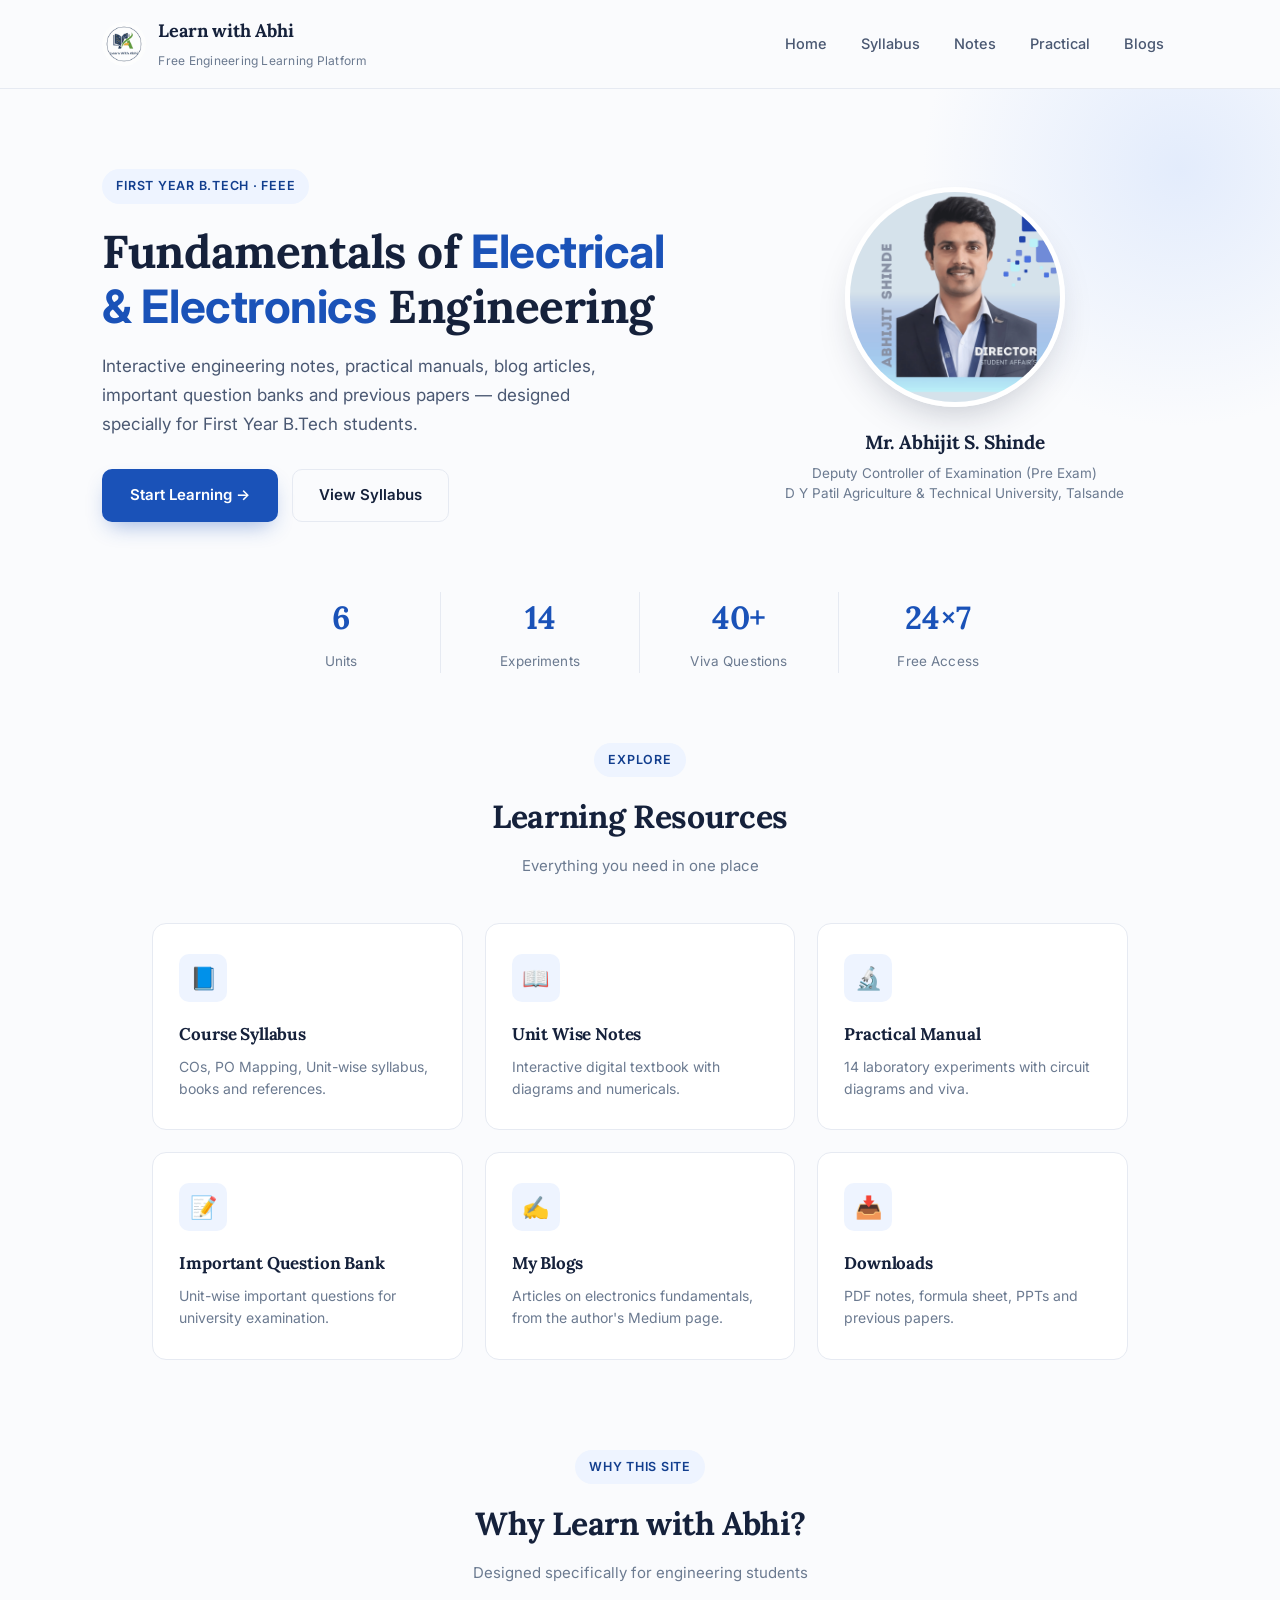
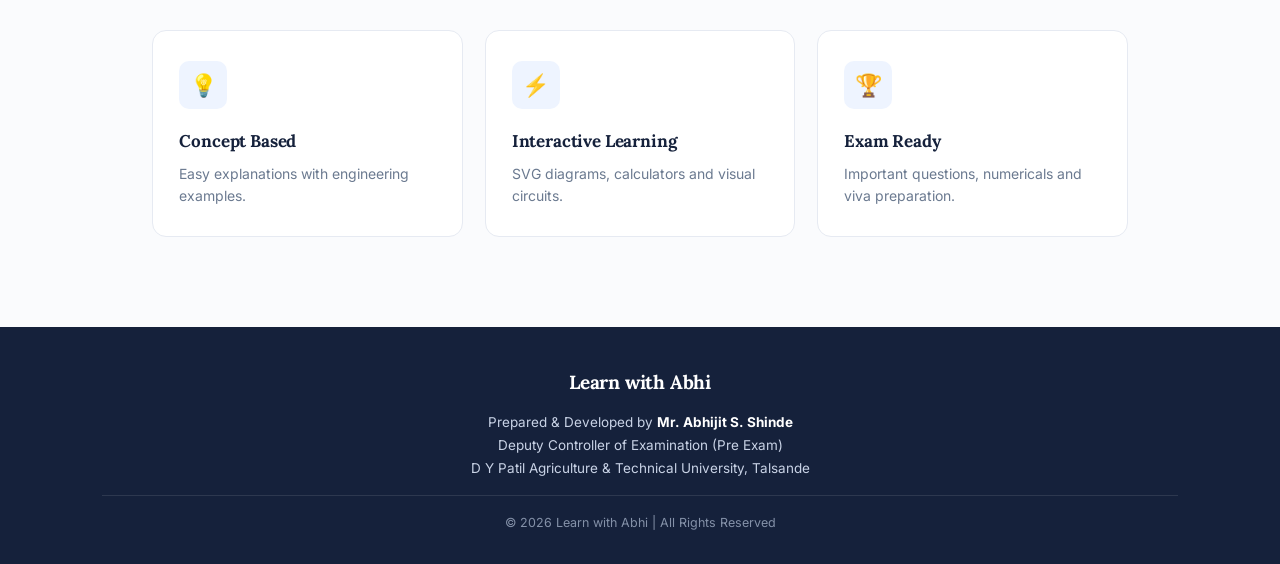
<file: index.html>
<!DOCTYPE html>
<html lang="en">
<head>
<meta charset="UTF-8">
<meta name="viewport" content="width=device-width, initial-scale=1.0">
<title>Learn with Abhi | Free Engineering Notes</title>

<link rel="preconnect" href="https://fonts.googleapis.com">
<link rel="preconnect" href="https://fonts.gstatic.com" crossorigin>
<link href="https://fonts.googleapis.com/css2?family=Inter:wght@400;500;600;700;800&family=Lora:ital,wght@0,600;0,700;1,500&display=swap" rel="stylesheet">

<style>

:root{
--ink:#15213B;
--ink-soft:#4A5872;
--muted:#6B7A90;
--accent:#1A52B8;
--accent-dark:#123E8E;
--accent-light:#EEF4FF;
--accent-light-2:#E3ECFC;
--line:#E6EAF2;
--bg:#FAFBFD;
--white:#FFFFFF;
--gold:#C8932A;
}

*{
margin:0;
padding:0;
box-sizing:border-box;
scroll-behavior:smooth;
font-family:'Inter',Arial,Helvetica,sans-serif;
}

body{
background:var(--bg);
color:var(--ink);
line-height:1.65;
-webkit-font-smoothing:antialiased;
}

h1,h2,h3{
font-family:'Lora',Georgia,serif;
letter-spacing:-.01em;
}

/* ---------- HEADER ---------- */

header{
position:sticky;
top:0;
z-index:50;
background:rgba(250,251,253,.92);
backdrop-filter:blur(8px);
border-bottom:1px solid var(--line);
padding:16px 8%;
display:flex;
justify-content:space-between;
align-items:center;
}

.logo-area{
display:flex;
align-items:center;
gap:12px;
}

.logo-area img{
width:44px;
height:44px;
border-radius:50%;
object-fit:cover;
}

.logo-area h2{
font-size:18px;
color:var(--ink);
font-weight:700;
}

.logo-area small{
color:var(--muted);
font-size:12px;
letter-spacing:.02em;
}

nav{
display:flex;
align-items:center;
gap:6px;
}

nav a{
color:var(--ink-soft);
text-decoration:none;
padding:8px 14px;
font-size:14.5px;
font-weight:500;
border-radius:8px;
transition:.2s;
}

nav a:hover{
color:var(--accent-dark);
background:var(--accent-light);
}

/* ---------- HERO ---------- */

.hero-wrap{
position:relative;
overflow:hidden;
}

.hero-wrap::before{
content:"";
position:absolute;
top:-180px;
right:-160px;
width:520px;
height:520px;
border-radius:50%;
background:radial-gradient(circle at center, var(--accent-light-2) 0%, rgba(227,236,252,0) 70%);
z-index:0;
}

.hero{
position:relative;
z-index:1;
padding:80px 8% 60px;
display:grid;
grid-template-columns:1.3fr 1fr;
align-items:center;
gap:50px;
max-width:1280px;
margin:0 auto;
}

.eyebrow{
display:inline-flex;
align-items:center;
gap:8px;
background:var(--accent-light);
color:var(--accent-dark);
font-size:12.5px;
font-weight:600;
letter-spacing:.06em;
text-transform:uppercase;
padding:7px 14px;
border-radius:20px;
margin-bottom:20px;
}

.hero h1{
font-size:46px;
font-weight:700;
line-height:1.18;
color:var(--ink);
margin-bottom:18px;
}

.hero h1 em{
font-style:normal;
color:var(--accent);
}

.hero p{
font-size:17px;
line-height:1.7;
color:var(--ink-soft);
max-width:520px;
}

.btn-row{
display:flex;
gap:14px;
margin-top:30px;
flex-wrap:wrap;
}

.btn{
display:inline-flex;
align-items:center;
gap:8px;
background:var(--accent);
color:white;
padding:13px 28px;
border-radius:10px;
text-decoration:none;
font-weight:600;
font-size:15px;
transition:.2s;
box-shadow:0 10px 22px -8px rgba(26,82,184,.45);
}

.btn:hover{
background:var(--accent-dark);
transform:translateY(-2px);
}

.btn-outline{
display:inline-flex;
align-items:center;
gap:8px;
background:transparent;
color:var(--ink);
padding:13px 26px;
border-radius:10px;
text-decoration:none;
font-weight:600;
font-size:15px;
border:1.5px solid var(--line);
transition:.2s;
}

.btn-outline:hover{
border-color:var(--accent);
color:var(--accent-dark);
}

.profile{
text-align:center;
}

.profile-photo{
width:220px;
height:220px;
border-radius:50%;
object-fit:cover;
border:5px solid var(--white);
box-shadow:0 18px 40px -16px rgba(21,33,59,.28);
margin:0 auto;
display:block;
}

.profile h3{
margin-top:20px;
font-size:19px;
font-weight:700;
color:var(--ink);
}

.profile p{
font-size:13.5px;
color:var(--muted);
margin-top:4px;
line-height:1.5;
}

/* ---------- STATS ---------- */

.stats{
max-width:1000px;
margin:10px auto 70px;
padding:0 8%;
display:grid;
grid-template-columns:repeat(4,1fr);
}

.stat{
text-align:center;
padding:0 10px;
border-right:1px solid var(--line);
}

.stat:last-child{
border-right:none;
}

.stat h2{
color:var(--accent);
font-size:32px;
font-weight:700;
}

.stat p{
margin-top:6px;
color:var(--muted);
font-size:13.5px;
letter-spacing:.01em;
}

/* ---------- SECTION ---------- */

.section{
max-width:1180px;
margin:0 auto;
padding:0 8%;
margin-bottom:90px;
}

.title{
text-align:center;
margin-bottom:44px;
}

.title .eyebrow{
margin-bottom:14px;
}

.title h2{
font-size:32px;
color:var(--ink);
font-weight:700;
}

.title p{
color:var(--muted);
margin-top:10px;
font-size:15px;
}

/* ---------- CARDS ---------- */

.cards{
display:grid;
grid-template-columns:repeat(auto-fit,minmax(260px,1fr));
gap:22px;
}

.card{
background:var(--white);
padding:30px 26px;
border-radius:14px;
text-decoration:none;
color:var(--ink);
border:1px solid var(--line);
transition:.25s;
}

.card:hover{
border-color:var(--accent);
box-shadow:0 16px 32px -20px rgba(21,33,59,.22);
transform:translateY(-4px);
}

.icon{
width:48px;
height:48px;
display:flex;
align-items:center;
justify-content:center;
font-size:22px;
background:var(--accent-light);
border-radius:10px;
margin-bottom:18px;
}

.card h3{
color:var(--ink);
margin-bottom:8px;
font-size:17px;
font-weight:700;
}

.card p{
color:var(--muted);
font-size:14px;
line-height:1.55;
}

/* ---------- FOOTER ---------- */

footer{
background:var(--ink);
color:#C9D3E6;
padding:40px 8% 30px;
margin-top:40px;
text-align:center;
}

footer h3{
color:white;
margin-bottom:12px;
font-size:19px;
}

footer p{
font-size:13.5px;
line-height:1.7;
}

footer .fine{
margin-top:16px;
padding-top:16px;
border-top:1px solid rgba(255,255,255,.1);
color:#8491A8;
font-size:12.5px;
}

@media(max-width:900px){

.hero{
grid-template-columns:1fr;
text-align:center;
padding-top:50px;
}

.hero p{
margin:0 auto;
}

.btn-row{
justify-content:center;
}

.stats{
grid-template-columns:repeat(2,1fr);
row-gap:28px;
}

.stat:nth-child(2n){
border-right:none;
}

nav{
display:none;
}

}

</style>
</head>

<body>

<!-- ================= HEADER ================= -->

<header>

<div class="logo-area">

<img src="assets/images/logo.png" alt="logo">

<div>
<h2>Learn with Abhi</h2>
<small>Free Engineering Learning Platform</small>
</div>

</div>

<nav>

<a href="index.html">Home</a>
<a href="syllabus.html">Syllabus</a>
<a href="units/index.html">Notes</a>
<a href="practical/index.html">Practical</a>
<a href="blogs/index.html">Blogs</a>

</nav>

</header>

<!-- ================= HERO ================= -->

<div class="hero-wrap">

<section class="hero">

<div>

<span class="eyebrow">First Year B.Tech &middot; FEEE</span>

<h1>Fundamentals of <em>Electrical &amp; Electronics</em> Engineering</h1>

<p>
Interactive engineering notes, practical manuals, blog articles,
important question banks and previous papers — designed specially
for First Year B.Tech students.
</p>

<div class="btn-row">
<a class="btn" href="units/index.html">Start Learning →</a>
<a class="btn-outline" href="syllabus.html">View Syllabus</a>
</div>

</div>

<div class="profile">

<img class="profile-photo" src="assets/images/abhi.png" alt="Abhijit Shinde">

<h3>Mr. Abhijit S. Shinde</h3>

<p>
Deputy Controller of Examination (Pre Exam)<br>
D Y Patil Agriculture &amp; Technical University, Talsande
</p>

</div>

</section>

<!-- ================= STATS ================= -->

<section class="stats">

<div class="stat">
<h2>6</h2>
<p>Units</p>
</div>

<div class="stat">
<h2>14</h2>
<p>Experiments</p>
</div>

<div class="stat">
<h2>40+</h2>
<p>Viva Questions</p>
</div>

<div class="stat">
<h2>24×7</h2>
<p>Free Access</p>
</div>

</section>

</div>

<!-- ================= NAVIGATION ================= -->

<section class="section">

<div class="title">

<span class="eyebrow">Explore</span>

<h2>Learning Resources</h2>

<p>Everything you need in one place</p>

</div>

<div class="cards">

<a class="card" href="syllabus.html">

<div class="icon">📘</div>

<h3>Course Syllabus</h3>

<p>
COs, PO Mapping, Unit-wise syllabus, books and references.
</p>

</a>

<a class="card" href="units/index.html">

<div class="icon">📖</div>

<h3>Unit Wise Notes</h3>

<p>
Interactive digital textbook with diagrams and numericals.
</p>

</a>

<a class="card" href="practical/index.html">

<div class="icon">🔬</div>

<h3>Practical Manual</h3>

<p>
14 laboratory experiments with circuit diagrams and viva.
</p>

</a>

<a class="card" href="question-bank.html">

<div class="icon">📝</div>

<h3>Important Question Bank</h3>

<p>
Unit-wise important questions for university examination.
</p>

</a>

<a class="card" href="blogs/index.html">

<div class="icon">✍️</div>

<h3>My Blogs</h3>

<p>
Articles on electronics fundamentals, from the author's Medium page.
</p>

</a>

<a class="card" href="downloads/index.html">

<div class="icon">📥</div>

<h3>Downloads</h3>

<p>
PDF notes, formula sheet, PPTs and previous papers.
</p>

</a>

</div>

</section>

<!-- ================= ABOUT ================= -->

<section class="section">

<div class="title">

<span class="eyebrow">Why This Site</span>

<h2>Why Learn with Abhi?</h2>

<p>Designed specifically for engineering students</p>

</div>

<div class="cards">

<div class="card">
<div class="icon">💡</div>
<h3>Concept Based</h3>
<p>Easy explanations with engineering examples.</p>
</div>

<div class="card">
<div class="icon">⚡</div>
<h3>Interactive Learning</h3>
<p>SVG diagrams, calculators and visual circuits.</p>
</div>

<div class="card">
<div class="icon">🏆</div>
<h3>Exam Ready</h3>
<p>Important questions, numericals and viva preparation.</p>
</div>

</div>

</section>

<!-- ================= FOOTER ================= -->

<footer>

<h3>Learn with Abhi</h3>

<p>
Prepared &amp; Developed by <b style="color:white;">Mr. Abhijit S. Shinde</b>
</p>

<p>
Deputy Controller of Examination (Pre Exam)<br>
D Y Patil Agriculture &amp; Technical University, Talsande
</p>

<p class="fine">© 2026 Learn with Abhi | All Rights Reserved</p>

</footer>

</body>
</html>
</file>
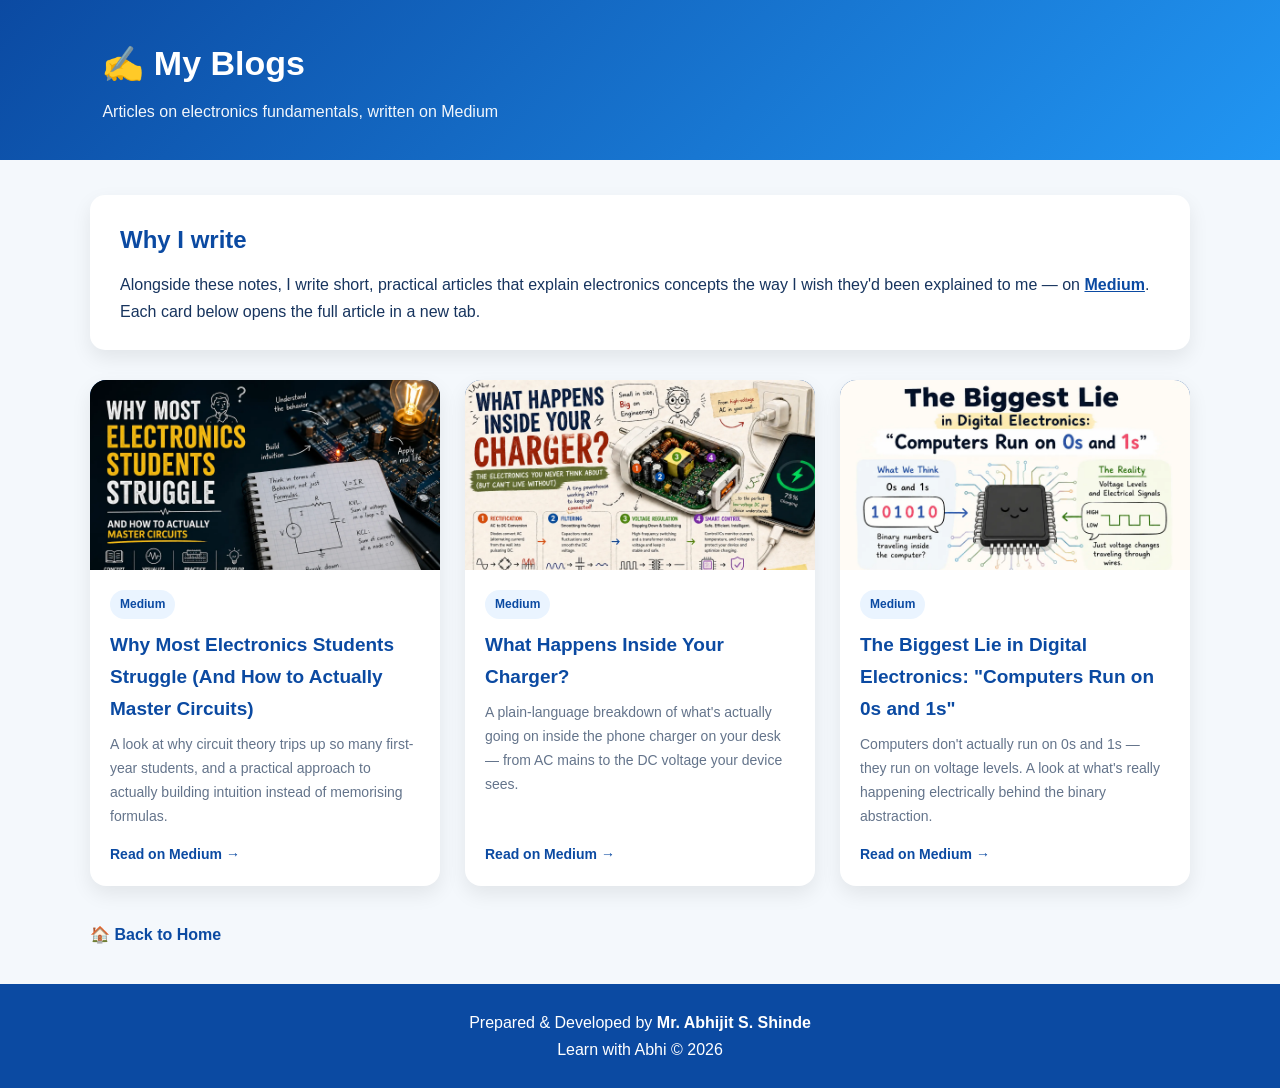
<file: blogs/index.html>
<!DOCTYPE html>
<html lang="en">
<head>
<meta charset="UTF-8">
<meta name="viewport" content="width=device-width, initial-scale=1.0">
<title>My Blogs | Learn with Abhi</title>

<style>

*{
margin:0;
padding:0;
box-sizing:border-box;
font-family:Arial,Helvetica,sans-serif;
scroll-behavior:smooth;
}

body{
background:#F4F8FC;
color:#17345E;
line-height:1.7;
}

header{
background:linear-gradient(135deg,#0B4AA2,#2196F3);
color:white;
padding:35px 8%;
}

header h1{
font-size:34px;
margin-bottom:5px;
}

header p{
opacity:.95;
}

.wrap{
width:90%;
max-width:1100px;
margin:35px auto;
}

.intro{
background:white;
padding:25px 30px;
border-radius:15px;
box-shadow:0 8px 20px rgba(0,0,0,.08);
margin-bottom:30px;
}

.intro h2{
color:#0B4AA2;
margin-bottom:10px;
}

.intro a{
color:#0B4AA2;
font-weight:bold;
}

.blog-grid{
display:grid;
grid-template-columns:repeat(auto-fit,minmax(300px,1fr));
gap:25px;
}

.blog-card{
background:white;
border-radius:16px;
overflow:hidden;
box-shadow:0 8px 20px rgba(0,0,0,.08);
text-decoration:none;
color:#17345E;
display:flex;
flex-direction:column;
transition:.3s;
}

.blog-card:hover{
transform:translateY(-6px);
box-shadow:0 14px 26px rgba(0,0,0,.14);
}

.blog-cover{
height:190px;
display:block;
width:100%;
object-fit:cover;
object-position:top center;
background:#0B4AA2;
}

.blog-body{
padding:20px;
flex:1;
display:flex;
flex-direction:column;
}

.blog-source{
font-size:12px;
font-weight:bold;
color:#0B4AA2;
background:#EAF4FF;
display:inline-block;
padding:4px 10px;
border-radius:20px;
margin-bottom:10px;
width:fit-content;
}

.blog-body h3{
color:#0B4AA2;
font-size:19px;
margin-bottom:8px;
}

.blog-body p{
color:#64748B;
font-size:14px;
flex:1;
}

.blog-link{
margin-top:14px;
font-weight:bold;
color:#0B4AA2;
font-size:14px;
}

footer{
background:#0B4AA2;
color:white;
text-align:center;
padding:25px;
margin-top:10px;
}

</style>

</head>

<body>

<header>
<h1>✍️ My Blogs</h1>
<p>Articles on electronics fundamentals, written on Medium</p>
</header>

<div class="wrap">

<div class="intro">
<h2>Why I write</h2>
<p>
Alongside these notes, I write short, practical articles that explain electronics concepts the way
I wish they'd been explained to me — on
<a href="https://medium.com/@abhijeetshinde70" target="_blank" rel="noopener">Medium</a>.
Each card below opens the full article in a new tab.
</p>
</div>

<div class="blog-grid">

<a class="blog-card" href="https://medium.com/@abhijeetshinde70/why-most-electronics-students-struggle-and-how-to-actually-master-circuits-b8e044fdce5b" target="_blank" rel="noopener">

<img class="blog-cover" src="../assets/images/blogs/struggle-cover.webp" alt="Why Most Electronics Students Struggle (And How to Actually Master Circuits)">

<div class="blog-body">
<span class="blog-source">Medium</span>
<h3>Why Most Electronics Students Struggle (And How to Actually Master Circuits)</h3>
<p>A look at why circuit theory trips up so many first-year students, and a practical approach to actually building intuition instead of memorising formulas.</p>
<div class="blog-link">Read on Medium →</div>
</div>

</a>

<a class="blog-card" href="https://medium.com/@abhijeetshinde70/what-happens-inside-your-charger-86fe1bdbecde" target="_blank" rel="noopener">

<img class="blog-cover" src="../assets/images/blogs/charger-cover.webp" alt="What Happens Inside Your Charger?">

<div class="blog-body">
<span class="blog-source">Medium</span>
<h3>What Happens Inside Your Charger?</h3>
<p>A plain-language breakdown of what's actually going on inside the phone charger on your desk — from AC mains to the DC voltage your device sees.</p>
<div class="blog-link">Read on Medium →</div>
</div>

</a>

<a class="blog-card" href="https://medium.com/@abhijeetshinde70/the-biggest-lie-in-digital-electronics-computers-run-on-0s-and-1s-274da203ddbf" target="_blank" rel="noopener">

<img class="blog-cover" src="../assets/images/blogs/biggest-lie-cover.webp" alt="The Biggest Lie in Digital Electronics: Computers Run on 0s and 1s">

<div class="blog-body">
<span class="blog-source">Medium</span>
<h3>The Biggest Lie in Digital Electronics: "Computers Run on 0s and 1s"</h3>
<p>Computers don't actually run on 0s and 1s — they run on voltage levels. A look at what's really happening electrically behind the binary abstraction.</p>
<div class="blog-link">Read on Medium →</div>
</div>

</a>

</div>

</div>

<div class="wrap" style="margin-top:0;">
<p><a href="../index.html" style="color:#0B4AA2;font-weight:bold;text-decoration:none;">🏠 Back to Home</a></p>
</div>

<footer>
Prepared &amp; Developed by <b>Mr. Abhijit S. Shinde</b><br>
Learn with Abhi © 2026
</footer>

</body>
</html>
</file>
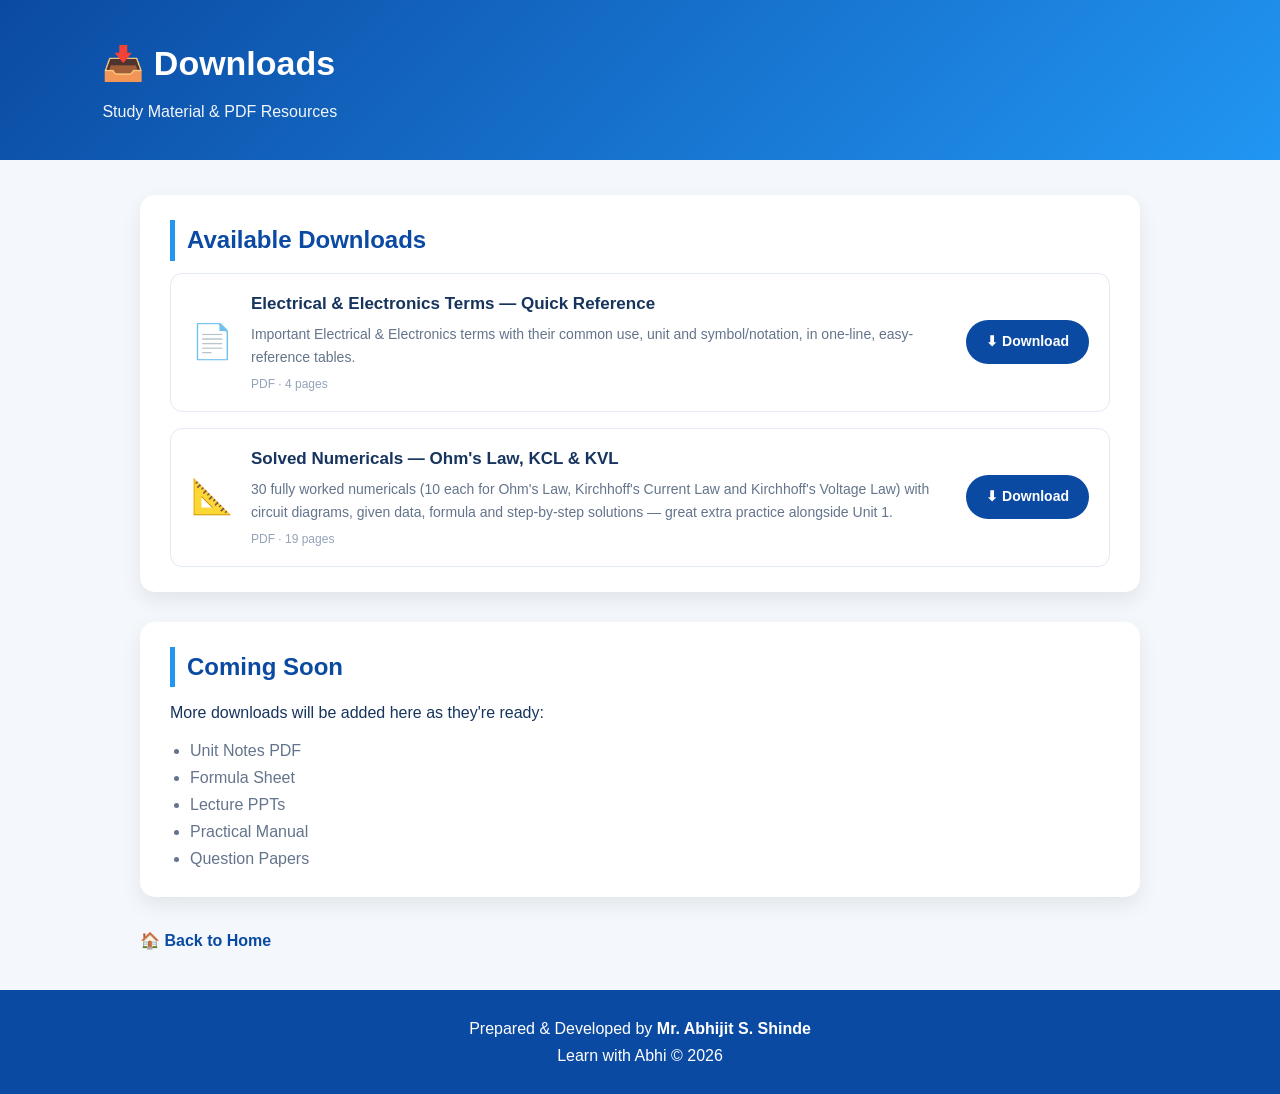
<file: downloads/index.html>
<!DOCTYPE html>
<html lang="en">
<head>
<meta charset="UTF-8">
<meta name="viewport" content="width=device-width, initial-scale=1.0">
<title>Downloads | Learn with Abhi</title>

<style>

*{
margin:0;
padding:0;
box-sizing:border-box;
font-family:Arial,Helvetica,sans-serif;
scroll-behavior:smooth;
}

body{
background:#F4F8FC;
color:#17345E;
line-height:1.7;
}

header{
background:linear-gradient(135deg,#0B4AA2,#2196F3);
color:white;
padding:35px 8%;
}

header h1{
font-size:34px;
margin-bottom:5px;
}

header p{
opacity:.95;
}

.wrap{
width:90%;
max-width:1000px;
margin:35px auto;
}

.section-card{
background:white;
padding:25px 30px;
border-radius:15px;
box-shadow:0 8px 20px rgba(0,0,0,.08);
margin-bottom:30px;
}

.section-card h2{
color:#0B4AA2;
border-left:5px solid #2196F3;
padding-left:12px;
margin-bottom:12px;
}

.download-list{
display:flex;
flex-direction:column;
gap:16px;
}

.download-item{
display:flex;
align-items:center;
gap:18px;
border:1px solid #E3EAF4;
border-radius:12px;
padding:16px 20px;
}

.download-icon{
font-size:34px;
flex-shrink:0;
}

.download-info{
flex:1;
}

.download-info h3{
color:#17345E;
font-size:17px;
margin-bottom:4px;
}

.download-info p{
color:#64748B;
font-size:14px;
}

.download-meta{
color:#94A3B8;
font-size:12px;
margin-top:4px;
}

.btn-download{
background:#0B4AA2;
color:white;
text-decoration:none;
padding:10px 20px;
border-radius:25px;
font-weight:bold;
font-size:14px;
white-space:nowrap;
transition:.2s;
}

.btn-download:hover{
background:#083a82;
}

.coming-soon-list{
margin-left:20px;
color:#64748B;
}

footer{
background:#0B4AA2;
color:white;
text-align:center;
padding:25px;
margin-top:10px;
}

@media(max-width:600px){
.download-item{
flex-wrap:wrap;
}
.btn-download{
width:100%;
text-align:center;
}
}

</style>

</head>

<body>

<header>
<h1>📥 Downloads</h1>
<p>Study Material &amp; PDF Resources</p>
</header>

<div class="wrap">

<div class="section-card">
<h2>Available Downloads</h2>

<div class="download-list">

<div class="download-item">
<div class="download-icon">📄</div>
<div class="download-info">
<h3>Electrical &amp; Electronics Terms — Quick Reference</h3>
<p>Important Electrical &amp; Electronics terms with their common use, unit and symbol/notation, in one-line, easy-reference tables.</p>
<div class="download-meta">PDF · 4 pages</div>
</div>
<a class="btn-download" href="../assets/downloads/Electrical-Electronics-Terms-Quick-Reference.pdf" download>⬇ Download</a>
</div>

<div class="download-item">
<div class="download-icon">📐</div>
<div class="download-info">
<h3>Solved Numericals — Ohm's Law, KCL &amp; KVL</h3>
<p>30 fully worked numericals (10 each for Ohm's Law, Kirchhoff's Current Law and Kirchhoff's Voltage Law) with circuit diagrams, given data, formula and step-by-step solutions — great extra practice alongside Unit 1.</p>
<div class="download-meta">PDF · 19 pages</div>
</div>
<a class="btn-download" href="../assets/downloads/Solved-Numericals-Ohms-Law-KCL-KVL.pdf" download>⬇ Download</a>
</div>

</div>

</div>

<div class="section-card">
<h2>Coming Soon</h2>
<p style="margin-bottom:10px;">More downloads will be added here as they're ready:</p>
<ul class="coming-soon-list">
<li>Unit Notes PDF</li>
<li>Formula Sheet</li>
<li>Lecture PPTs</li>
<li>Practical Manual</li>
<li>Question Papers</li>
</ul>
</div>

<p><a href="../index.html" style="color:#0B4AA2;font-weight:bold;text-decoration:none;">🏠 Back to Home</a></p>

</div>

<footer>
Prepared &amp; Developed by <b>Mr. Abhijit S. Shinde</b><br>
Learn with Abhi © 2026
</footer>

</body>
</html>
</file>
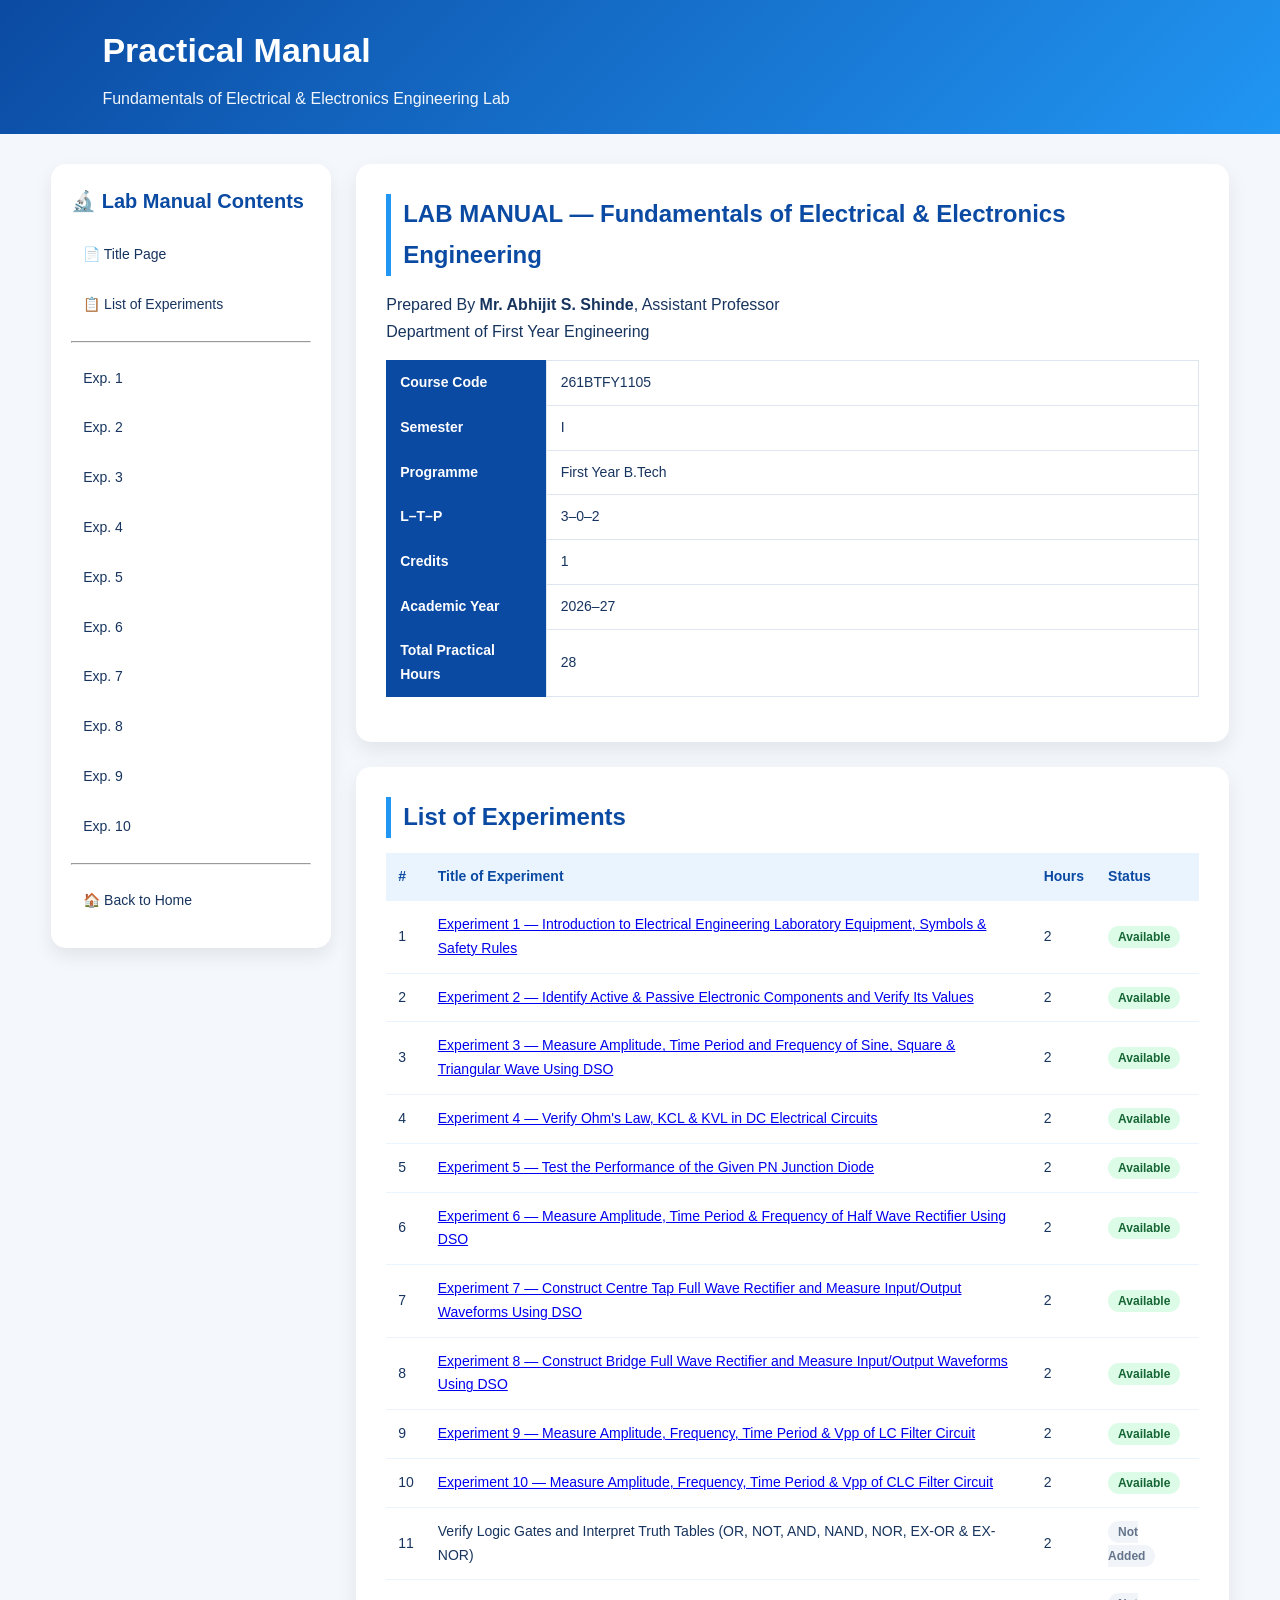
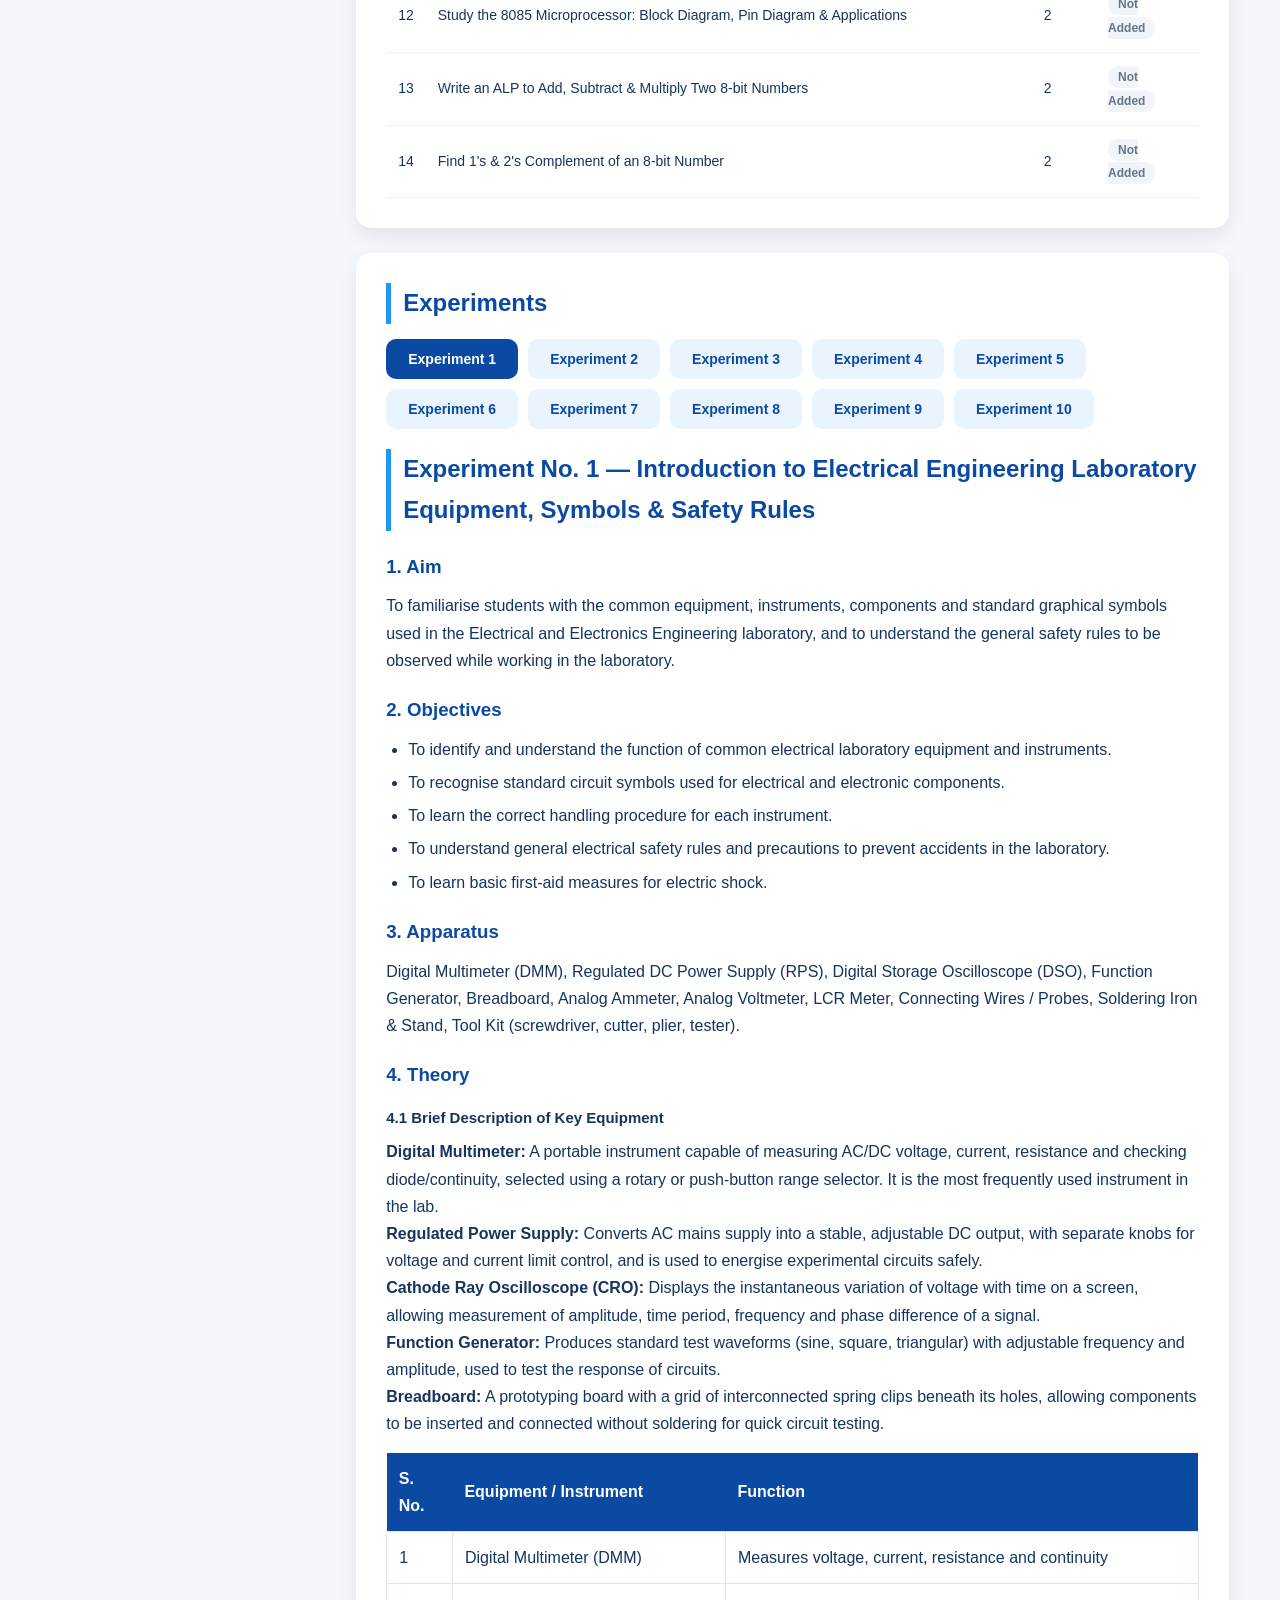
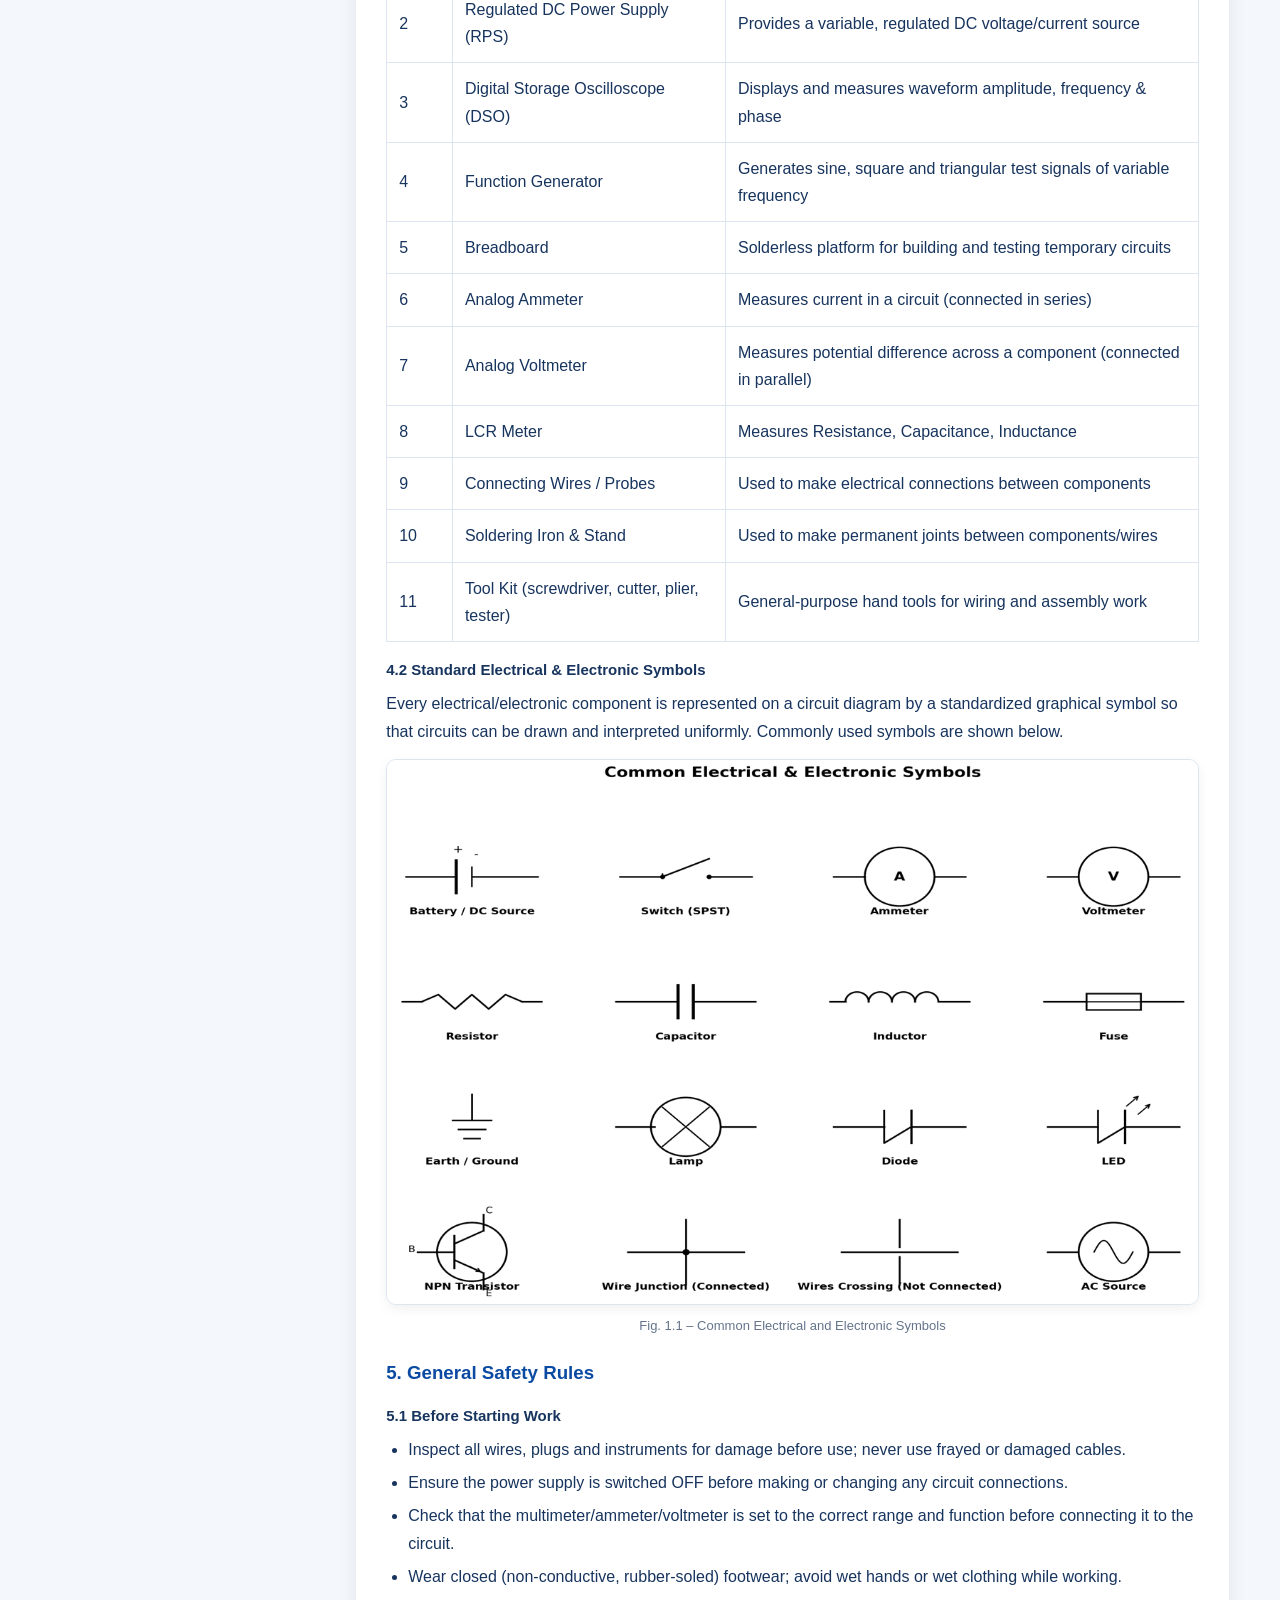
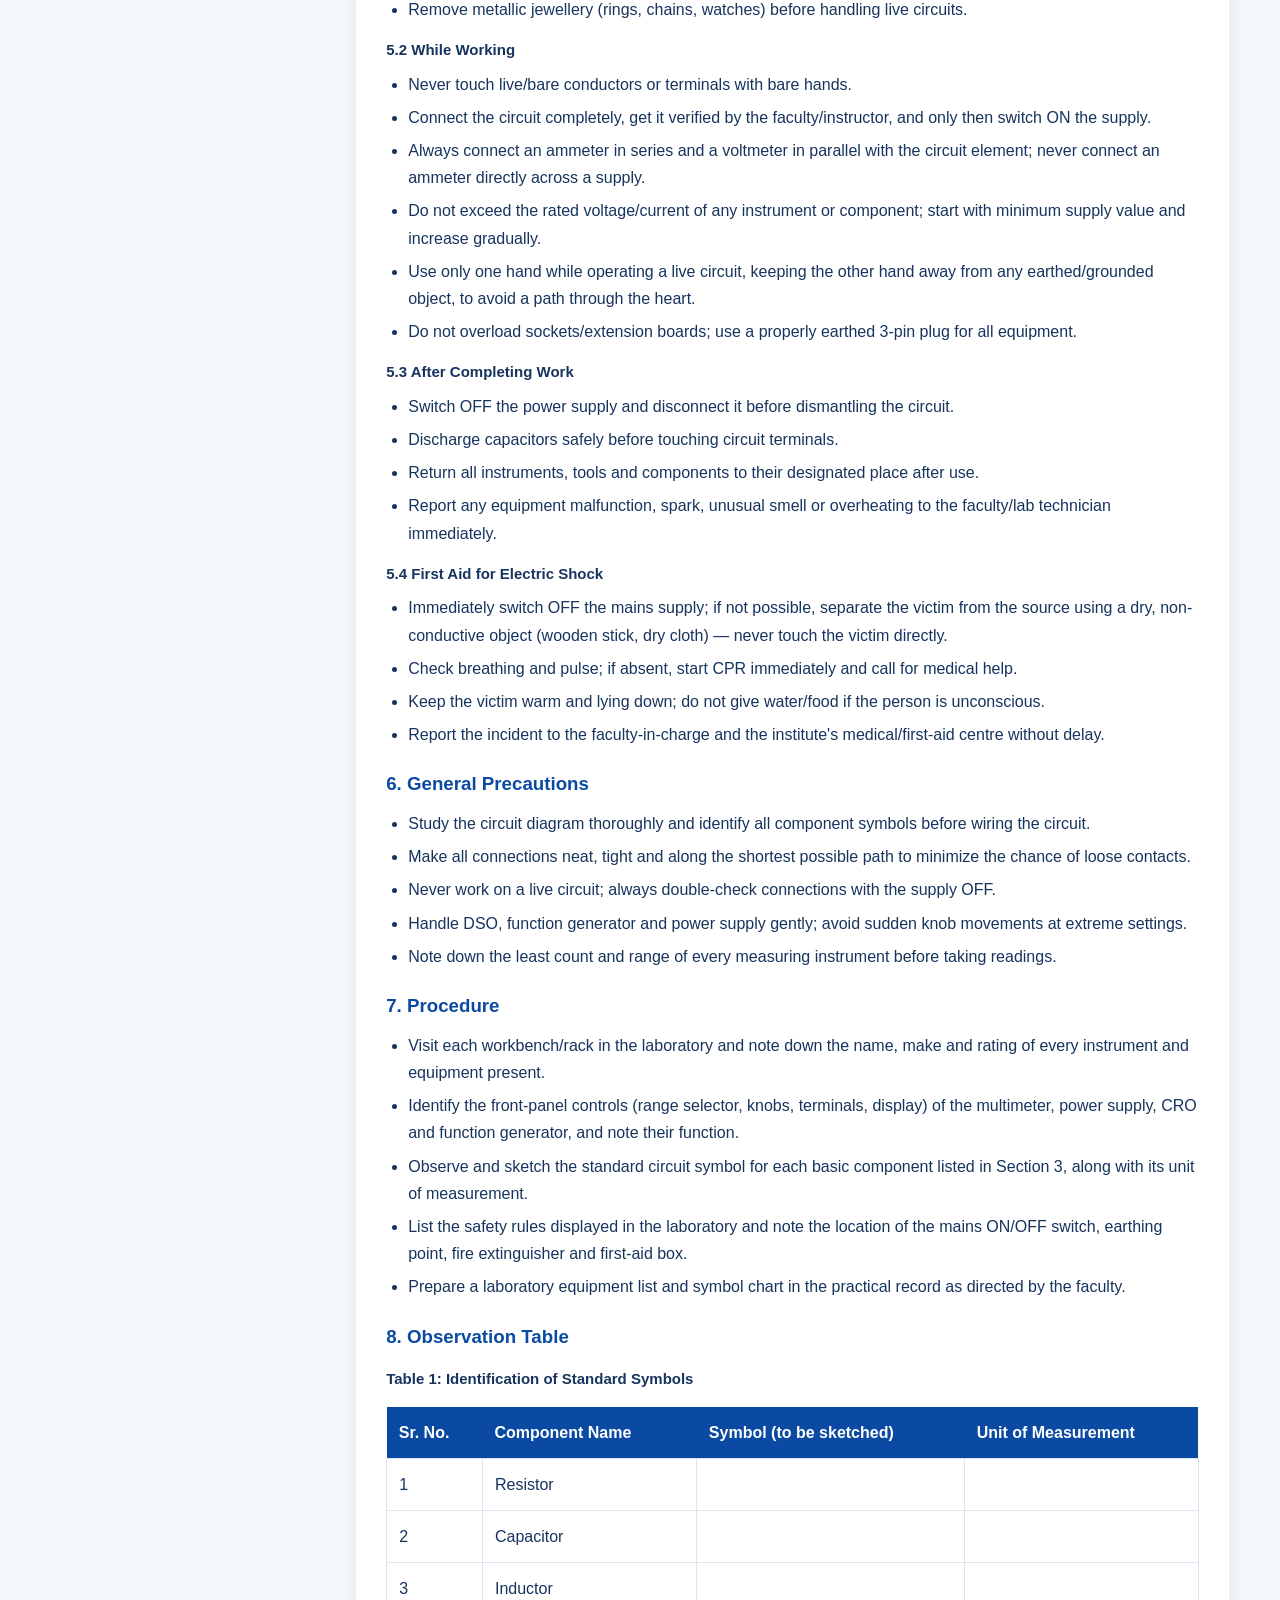
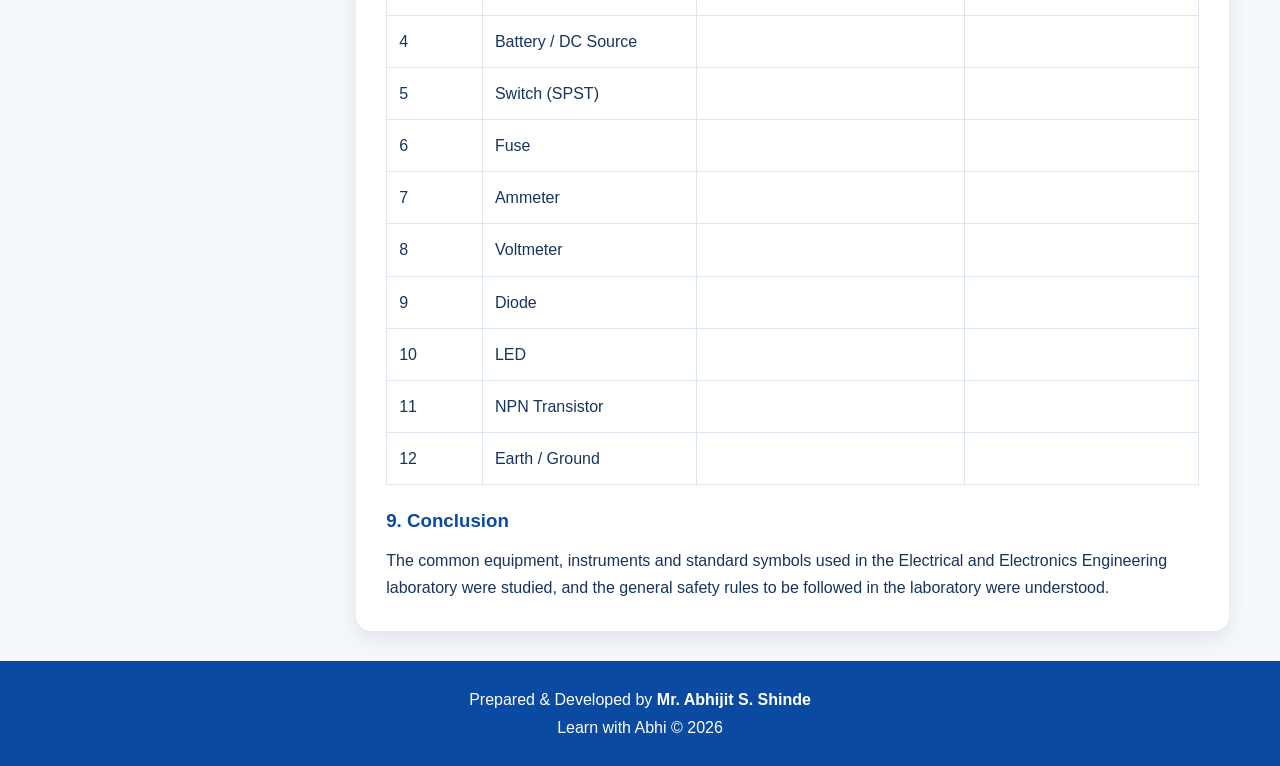
<file: practical/index.html>
<!DOCTYPE html>
<html lang="en">
<head>
<meta charset="UTF-8">
<meta name="viewport" content="width=device-width, initial-scale=1.0">
<title>Practical Manual | Learn with Abhi</title>

<style>

*{
margin:0;
padding:0;
box-sizing:border-box;
font-family:Arial,Helvetica,sans-serif;
scroll-behavior:smooth;
}

body{
background:#F4F8FC;
color:#17345E;
line-height:1.7;
}

header{
background:linear-gradient(135deg,#0B4AA2,#2196F3);
color:white;
padding:22px 8%;
}

header h1{
font-size:34px;
margin-bottom:5px;
}

header p{
opacity:.95;
}

.container{
width:92%;
margin:30px auto;
display:grid;
grid-template-columns:280px 1fr;
gap:25px;
align-items:start;
}

/* Left Navigation */

.toc{
position:sticky;
top:20px;
background:white;
padding:20px;
border-radius:15px;
box-shadow:0 8px 18px rgba(0,0,0,.08);
height:fit-content;
}

.toc h3{
color:#0B4AA2;
margin-bottom:15px;
font-size:20px;
}

.toc a{
display:flex;
justify-content:space-between;
align-items:center;
gap:8px;
padding:10px 12px;
text-decoration:none;
color:#17345E;
border-radius:8px;
font-size:14px;
margin-bottom:6px;
transition:.3s;
}

.toc a:hover{
background:#EAF4FF;
color:#0B4AA2;
}

.toc .tag{
font-size:11px;
font-weight:bold;
padding:3px 8px;
border-radius:20px;
white-space:nowrap;
}

.tag.open{
background:#DCFCE7;
color:#166534;
}

.tag.closed{
background:#F1F5F9;
color:#64748B;
}

/* Content */

.content{
display:flex;
flex-direction:column;
gap:25px;
}

.section{
background:white;
padding:30px;
border-radius:15px;
box-shadow:0 8px 20px rgba(0,0,0,.08);
}

.section h2{
color:#0B4AA2;
border-left:5px solid #2196F3;
padding-left:12px;
margin-bottom:15px;
}

.section h3{
color:#0B4AA2;
margin:20px 0 10px;
}

.section h4{
color:#17345E;
margin:14px 0 8px;
font-size:15px;
}

.section ul{
margin:8px 0 8px 22px;
}

.section li{
margin-bottom:6px;
}

.fig-img{
max-width:100%;
display:block;
margin:14px auto;
border:1px solid #DCE5F0;
border-radius:10px;
box-shadow:0 4px 12px rgba(0,0,0,.06);
}

.fig-caption{
text-align:center;
color:#64748B;
font-size:13px;
margin-top:-4px;
margin-bottom:10px;
}

/* Experiment tabs: click a tab to show only that experiment's content */

.exp-tabs{
display:flex;
flex-wrap:wrap;
gap:10px;
margin-bottom:20px;
}

.exp-tab-btn{
background:#EAF4FF;
color:#0B4AA2;
border:none;
padding:12px 22px;
border-radius:10px;
font-weight:bold;
font-size:14px;
cursor:pointer;
font-family:inherit;
transition:.2s;
}

.exp-tab-btn:hover{
background:#DCEAFB;
}

.exp-tab-btn.active{
background:#0B4AA2;
color:#fff;
}

.exp-tab-panel{
display:none;
}

.exp-tab-panel.active{
display:block;
}

.meta-table{
width:100%;
border-collapse:collapse;
margin:15px 0;
}

.meta-table th{
background:#0B4AA2;
color:#fff;
padding:10px 14px;
width:160px;
text-align:left;
font-size:14px;
}

.meta-table td{
border:1px solid #DCE5F0;
padding:10px 14px;
font-size:14px;
}

.info-table{
width:100%;
border-collapse:collapse;
margin:15px 0;
}

.info-table th{
background:#0B4AA2;
color:#fff;
padding:12px;
text-align:left;
}

.info-table td{
border:1px solid #DCE5F0;
padding:12px;
}

.exp-list{
width:100%;
border-collapse:collapse;
margin-top:15px;
}

.exp-list th{
background:#EAF4FF;
color:#0B4AA2;
padding:12px;
text-align:left;
font-size:14px;
}

.exp-list td{
border-bottom:1px solid #EAF4FF;
padding:12px;
font-size:14px;
}

.status-badge{
font-size:12px;
font-weight:bold;
padding:4px 10px;
border-radius:20px;
}

.status-badge.open{
background:#DCFCE7;
color:#166534;
}

.status-badge.closed{
background:#F1F5F9;
color:#64748B;
}

footer{
background:#0B4AA2;
color:white;
text-align:center;
padding:25px;
margin-top:10px;
}

@media(max-width:900px){

.container{
grid-template-columns:1fr;
}

.toc{
position:relative;
top:0;
}

}

</style>

</head>

<body>

<!--
  No lock/unlock system on this page: the Practical Manual is available to
  students at all times as soon as an experiment is added. Only the
  Unit-wise Notes pages (units/unitN.html) use the teacherMode /
  unlockedSection release mechanism.
-->

<header>
<h1>Practical Manual</h1>
<p>Fundamentals of Electrical &amp; Electronics Engineering Lab</p>
</header>

<div class="container">

<!-- LEFT PALETTE -->

<aside class="toc">

<h3>🔬 Lab Manual Contents</h3>

<a href="#titlepage">📄 Title Page</a>
<a href="#exp-list">📋 List of Experiments</a>

<hr style="margin:14px 0;">

<a href="#exp1">Exp. 1</a>
<a href="#exp2">Exp. 2</a>
<a href="#exp3">Exp. 3</a>
<a href="#exp4">Exp. 4</a>
<a href="#exp5">Exp. 5</a>
<a href="#exp6">Exp. 6</a>
<a href="#exp7">Exp. 7</a>
<a href="#exp8">Exp. 8</a>
<a href="#exp9">Exp. 9</a>
<a href="#exp10">Exp. 10</a>

<hr style="margin:14px 0;">

<a href="../index.html">🏠 Back to Home</a>

</aside>

<!-- RIGHT CONTENT -->

<div class="content">

<!-- ================= TITLE PAGE ================= -->

<section class="section" id="titlepage">

<h2>LAB MANUAL — Fundamentals of Electrical &amp; Electronics Engineering</h2>

<p style="margin-bottom:10px;">
Prepared By <b>Mr. Abhijit S. Shinde</b>, Assistant Professor<br>
Department of First Year Engineering
</p>

<table class="meta-table">
<tr><th>Course Code</th><td>261BTFY1105</td></tr>
<tr><th>Semester</th><td>I</td></tr>
<tr><th>Programme</th><td>First Year B.Tech</td></tr>
<tr><th>L–T–P</th><td>3–0–2</td></tr>
<tr><th>Credits</th><td>1</td></tr>
<tr><th>Academic Year</th><td>2026–27</td></tr>
<tr><th>Total Practical Hours</th><td>28</td></tr>
</table>

</section>

<!-- ================= LIST OF EXPERIMENTS ================= -->

<section class="section" id="exp-list">

<h2>List of Experiments</h2>

<table class="exp-list">
<thead>
<tr><th>#</th><th>Title of Experiment</th><th>Hours</th><th>Status</th></tr>
</thead>
<tbody>
<tr><td>1</td><td><a href="#exp1">Experiment 1 — Introduction to Electrical Engineering Laboratory Equipment, Symbols &amp; Safety Rules</a></td><td>2</td><td><span class="status-badge open">Available</span></td></tr>
<tr><td>2</td><td><a href="#exp2">Experiment 2 — Identify Active &amp; Passive Electronic Components and Verify Its Values</a></td><td>2</td><td><span class="status-badge open">Available</span></td></tr>
<tr><td>3</td><td><a href="#exp3">Experiment 3 — Measure Amplitude, Time Period and Frequency of Sine, Square &amp; Triangular Wave Using DSO</a></td><td>2</td><td><span class="status-badge open">Available</span></td></tr>
<tr><td>4</td><td><a href="#exp4">Experiment 4 — Verify Ohm's Law, KCL &amp; KVL in DC Electrical Circuits</a></td><td>2</td><td><span class="status-badge open">Available</span></td></tr>
<tr><td>5</td><td><a href="#exp5">Experiment 5 — Test the Performance of the Given PN Junction Diode</a></td><td>2</td><td><span class="status-badge open">Available</span></td></tr>
<tr><td>6</td><td><a href="#exp6">Experiment 6 — Measure Amplitude, Time Period &amp; Frequency of Half Wave Rectifier Using DSO</a></td><td>2</td><td><span class="status-badge open">Available</span></td></tr>
<tr><td>7</td><td><a href="#exp7">Experiment 7 — Construct Centre Tap Full Wave Rectifier and Measure Input/Output Waveforms Using DSO</a></td><td>2</td><td><span class="status-badge open">Available</span></td></tr>
<tr><td>8</td><td><a href="#exp8">Experiment 8 — Construct Bridge Full Wave Rectifier and Measure Input/Output Waveforms Using DSO</a></td><td>2</td><td><span class="status-badge open">Available</span></td></tr>
<tr><td>9</td><td><a href="#exp9">Experiment 9 — Measure Amplitude, Frequency, Time Period &amp; Vpp of LC Filter Circuit</a></td><td>2</td><td><span class="status-badge open">Available</span></td></tr>
<tr><td>10</td><td><a href="#exp10">Experiment 10 — Measure Amplitude, Frequency, Time Period &amp; Vpp of CLC Filter Circuit</a></td><td>2</td><td><span class="status-badge open">Available</span></td></tr>
<tr><td>11</td><td>Verify Logic Gates and Interpret Truth Tables (OR, NOT, AND, NAND, NOR, EX-OR &amp; EX-NOR)</td><td>2</td><td><span class="status-badge closed">Not Added</span></td></tr>
<tr><td>12</td><td>Study the 8085 Microprocessor: Block Diagram, Pin Diagram &amp; Applications</td><td>2</td><td><span class="status-badge closed">Not Added</span></td></tr>
<tr><td>13</td><td>Write an ALP to Add, Subtract &amp; Multiply Two 8-bit Numbers</td><td>2</td><td><span class="status-badge closed">Not Added</span></td></tr>
<tr><td>14</td><td>Find 1's &amp; 2's Complement of an 8-bit Number</td><td>2</td><td><span class="status-badge closed">Not Added</span></td></tr>
</tbody>
</table>

<!--
  TEACHER NOTE: This is the master index of experiments (from the lab
  manual's official list). Rows 3-14 are text-only "Not Added" placeholders
  until their content is provided — there is no locking on this page, so
  "Not Added" simply means the section doesn't exist here yet. When you add
  experiment N below, change its row to link to #expN and mark it
  "Available", same as rows 1-2.
-->

</section>

<!-- ================= EXPERIMENTS (tabbed) ================= -->

<section class="section" id="experiments">

<h2>Experiments</h2>

<div class="exp-tabs">
<button type="button" class="exp-tab-btn" data-exp="1" onclick="location.hash='exp1'">Experiment 1</button>
<button type="button" class="exp-tab-btn" data-exp="2" onclick="location.hash='exp2'">Experiment 2</button>
<button type="button" class="exp-tab-btn" data-exp="3" onclick="location.hash='exp3'">Experiment 3</button>
<button type="button" class="exp-tab-btn" data-exp="4" onclick="location.hash='exp4'">Experiment 4</button>
<button type="button" class="exp-tab-btn" data-exp="5" onclick="location.hash='exp5'">Experiment 5</button>
<button type="button" class="exp-tab-btn" data-exp="6" onclick="location.hash='exp6'">Experiment 6</button>
<button type="button" class="exp-tab-btn" data-exp="7" onclick="location.hash='exp7'">Experiment 7</button>
<button type="button" class="exp-tab-btn" data-exp="8" onclick="location.hash='exp8'">Experiment 8</button>
<button type="button" class="exp-tab-btn" data-exp="9" onclick="location.hash='exp9'">Experiment 9</button>
<button type="button" class="exp-tab-btn" data-exp="10" onclick="location.hash='exp10'">Experiment 10</button>
</div>

<!-- ============ EXPERIMENT 1 PANEL ============ -->

<div class="exp-tab-panel" id="exp1">

<h2>Experiment No. 1 — Introduction to Electrical Engineering Laboratory Equipment, Symbols &amp; Safety Rules</h2>

<h3>1. Aim</h3>
<p>To familiarise students with the common equipment, instruments, components and standard graphical symbols used in the Electrical and Electronics Engineering laboratory, and to understand the general safety rules to be observed while working in the laboratory.</p>

<h3>2. Objectives</h3>
<ul>
<li>To identify and understand the function of common electrical laboratory equipment and instruments.</li>
<li>To recognise standard circuit symbols used for electrical and electronic components.</li>
<li>To learn the correct handling procedure for each instrument.</li>
<li>To understand general electrical safety rules and precautions to prevent accidents in the laboratory.</li>
<li>To learn basic first-aid measures for electric shock.</li>
</ul>

<h3>3. Apparatus</h3>
<p>Digital Multimeter (DMM), Regulated DC Power Supply (RPS), Digital Storage Oscilloscope (DSO), Function Generator, Breadboard, Analog Ammeter, Analog Voltmeter, LCR Meter, Connecting Wires / Probes, Soldering Iron &amp; Stand, Tool Kit (screwdriver, cutter, plier, tester).</p>

<h3>4. Theory</h3>

<h4>4.1 Brief Description of Key Equipment</h4>
<p><b>Digital Multimeter:</b> A portable instrument capable of measuring AC/DC voltage, current, resistance and checking diode/continuity, selected using a rotary or push-button range selector. It is the most frequently used instrument in the lab.</p>
<p><b>Regulated Power Supply:</b> Converts AC mains supply into a stable, adjustable DC output, with separate knobs for voltage and current limit control, and is used to energise experimental circuits safely.</p>
<p><b>Cathode Ray Oscilloscope (CRO):</b> Displays the instantaneous variation of voltage with time on a screen, allowing measurement of amplitude, time period, frequency and phase difference of a signal.</p>
<p><b>Function Generator:</b> Produces standard test waveforms (sine, square, triangular) with adjustable frequency and amplitude, used to test the response of circuits.</p>
<p><b>Breadboard:</b> A prototyping board with a grid of interconnected spring clips beneath its holes, allowing components to be inserted and connected without soldering for quick circuit testing.</p>

<table class="info-table">
<tr><th>S. No.</th><th>Equipment / Instrument</th><th>Function</th></tr>
<tr><td>1</td><td>Digital Multimeter (DMM)</td><td>Measures voltage, current, resistance and continuity</td></tr>
<tr><td>2</td><td>Regulated DC Power Supply (RPS)</td><td>Provides a variable, regulated DC voltage/current source</td></tr>
<tr><td>3</td><td>Digital Storage Oscilloscope (DSO)</td><td>Displays and measures waveform amplitude, frequency &amp; phase</td></tr>
<tr><td>4</td><td>Function Generator</td><td>Generates sine, square and triangular test signals of variable frequency</td></tr>
<tr><td>5</td><td>Breadboard</td><td>Solderless platform for building and testing temporary circuits</td></tr>
<tr><td>6</td><td>Analog Ammeter</td><td>Measures current in a circuit (connected in series)</td></tr>
<tr><td>7</td><td>Analog Voltmeter</td><td>Measures potential difference across a component (connected in parallel)</td></tr>
<tr><td>8</td><td>LCR Meter</td><td>Measures Resistance, Capacitance, Inductance</td></tr>
<tr><td>9</td><td>Connecting Wires / Probes</td><td>Used to make electrical connections between components</td></tr>
<tr><td>10</td><td>Soldering Iron &amp; Stand</td><td>Used to make permanent joints between components/wires</td></tr>
<tr><td>11</td><td>Tool Kit (screwdriver, cutter, plier, tester)</td><td>General-purpose hand tools for wiring and assembly work</td></tr>
</table>

<h4>4.2 Standard Electrical &amp; Electronic Symbols</h4>
<p>Every electrical/electronic component is represented on a circuit diagram by a standardized graphical symbol so that circuits can be drawn and interpreted uniformly. Commonly used symbols are shown below.</p>
<img class="fig-img" src="../assets/images/practical/exp1-symbols-chart.png" alt="Common Electrical and Electronic Symbols chart">
<p class="fig-caption">Fig. 1.1 – Common Electrical and Electronic Symbols</p>

<h3>5. General Safety Rules</h3>

<h4>5.1 Before Starting Work</h4>
<ul>
<li>Inspect all wires, plugs and instruments for damage before use; never use frayed or damaged cables.</li>
<li>Ensure the power supply is switched OFF before making or changing any circuit connections.</li>
<li>Check that the multimeter/ammeter/voltmeter is set to the correct range and function before connecting it to the circuit.</li>
<li>Wear closed (non-conductive, rubber-soled) footwear; avoid wet hands or wet clothing while working.</li>
<li>Remove metallic jewellery (rings, chains, watches) before handling live circuits.</li>
</ul>

<h4>5.2 While Working</h4>
<ul>
<li>Never touch live/bare conductors or terminals with bare hands.</li>
<li>Connect the circuit completely, get it verified by the faculty/instructor, and only then switch ON the supply.</li>
<li>Always connect an ammeter in series and a voltmeter in parallel with the circuit element; never connect an ammeter directly across a supply.</li>
<li>Do not exceed the rated voltage/current of any instrument or component; start with minimum supply value and increase gradually.</li>
<li>Use only one hand while operating a live circuit, keeping the other hand away from any earthed/grounded object, to avoid a path through the heart.</li>
<li>Do not overload sockets/extension boards; use a properly earthed 3-pin plug for all equipment.</li>
</ul>

<h4>5.3 After Completing Work</h4>
<ul>
<li>Switch OFF the power supply and disconnect it before dismantling the circuit.</li>
<li>Discharge capacitors safely before touching circuit terminals.</li>
<li>Return all instruments, tools and components to their designated place after use.</li>
<li>Report any equipment malfunction, spark, unusual smell or overheating to the faculty/lab technician immediately.</li>
</ul>

<h4>5.4 First Aid for Electric Shock</h4>
<ul>
<li>Immediately switch OFF the mains supply; if not possible, separate the victim from the source using a dry, non-conductive object (wooden stick, dry cloth) — never touch the victim directly.</li>
<li>Check breathing and pulse; if absent, start CPR immediately and call for medical help.</li>
<li>Keep the victim warm and lying down; do not give water/food if the person is unconscious.</li>
<li>Report the incident to the faculty-in-charge and the institute's medical/first-aid centre without delay.</li>
</ul>

<h3>6. General Precautions</h3>
<ul>
<li>Study the circuit diagram thoroughly and identify all component symbols before wiring the circuit.</li>
<li>Make all connections neat, tight and along the shortest possible path to minimize the chance of loose contacts.</li>
<li>Never work on a live circuit; always double-check connections with the supply OFF.</li>
<li>Handle DSO, function generator and power supply gently; avoid sudden knob movements at extreme settings.</li>
<li>Note down the least count and range of every measuring instrument before taking readings.</li>
</ul>

<h3>7. Procedure</h3>
<ul>
<li>Visit each workbench/rack in the laboratory and note down the name, make and rating of every instrument and equipment present.</li>
<li>Identify the front-panel controls (range selector, knobs, terminals, display) of the multimeter, power supply, CRO and function generator, and note their function.</li>
<li>Observe and sketch the standard circuit symbol for each basic component listed in Section 3, along with its unit of measurement.</li>
<li>List the safety rules displayed in the laboratory and note the location of the mains ON/OFF switch, earthing point, fire extinguisher and first-aid box.</li>
<li>Prepare a laboratory equipment list and symbol chart in the practical record as directed by the faculty.</li>
</ul>

<h3>8. Observation Table</h3>
<h4>Table 1: Identification of Standard Symbols</h4>
<table class="info-table">
<tr><th>Sr. No.</th><th>Component Name</th><th>Symbol (to be sketched)</th><th>Unit of Measurement</th></tr>
<tr><td>1</td><td>Resistor</td><td>&nbsp;</td><td>&nbsp;</td></tr>
<tr><td>2</td><td>Capacitor</td><td>&nbsp;</td><td>&nbsp;</td></tr>
<tr><td>3</td><td>Inductor</td><td>&nbsp;</td><td>&nbsp;</td></tr>
<tr><td>4</td><td>Battery / DC Source</td><td>&nbsp;</td><td>&nbsp;</td></tr>
<tr><td>5</td><td>Switch (SPST)</td><td>&nbsp;</td><td>&nbsp;</td></tr>
<tr><td>6</td><td>Fuse</td><td>&nbsp;</td><td>&nbsp;</td></tr>
<tr><td>7</td><td>Ammeter</td><td>&nbsp;</td><td>&nbsp;</td></tr>
<tr><td>8</td><td>Voltmeter</td><td>&nbsp;</td><td>&nbsp;</td></tr>
<tr><td>9</td><td>Diode</td><td>&nbsp;</td><td>&nbsp;</td></tr>
<tr><td>10</td><td>LED</td><td>&nbsp;</td><td>&nbsp;</td></tr>
<tr><td>11</td><td>NPN Transistor</td><td>&nbsp;</td><td>&nbsp;</td></tr>
<tr><td>12</td><td>Earth / Ground</td><td>&nbsp;</td><td>&nbsp;</td></tr>
</table>

<h3>9. Conclusion</h3>
<p>The common equipment, instruments and standard symbols used in the Electrical and Electronics Engineering laboratory were studied, and the general safety rules to be followed in the laboratory were understood.</p>

</div>

<!-- ============ EXPERIMENT 2 PANEL ============ -->

<div class="exp-tab-panel" id="exp2">

<h2>Experiment No. 2 — Identify Active &amp; Passive Electronic Components and Verify Its Values</h2>

<h3>1. Aim</h3>
<p>To identify active and passive electronic components on the basis of physical appearance and terminal characteristics, and to verify their standard/rated values using a Digital Multimeter and LCR meter.</p>

<h3>2. Practical Significance</h3>
<p>In industries, to build any hardware, it is necessary to identify electronic components, their terminals, values and packaging. Depending on the application, appropriate components need to be selected for better performance. In this experiment, the student will identify active and passive electronic components on the basis of physical verification and basic knowledge about the components. A Multimeter / LCR-Q meter is used to verify the component values.</p>

<h3>3. Objectives</h3>
<ul>
<li>To distinguish between active and passive electronic components based on their operating principle.</li>
<li>To identify various types of resistors, capacitors, inductors, diodes and transistors by physical appearance.</li>
<li>To read the standard value of a component from its colour code or printed marking.</li>
<li>To measure the actual value of a component using a Digital Multimeter and LCR meter.</li>
<li>To compare the standard and measured values and classify each component as Active or Passive.</li>
</ul>

<h3>4. Apparatus</h3>
<p>Active &amp; Passive Electronic Components, Transformer, Digital Multimeter, LCR Meter, Probes etc.</p>

<h3>5. Theory</h3>

<h4>5.1 Active Components</h4>
<p>Those devices or components which require an external source for their operation are called Active Components. An active component may provide power gain to a circuit.</p>
<p><i>Example: Diodes &amp; Transistors</i></p>
<p>A diode allows current to flow in only one direction (forward biased) and blocks it in the reverse direction; it requires an external bias to operate in a circuit. A transistor is used for amplification and switching applications, and requires an external DC supply to control the larger current/voltage at its output terminals.</p>

<h4>5.2 Passive Components</h4>
<p>Those devices or components which do not require an external source for their operation are called Passive Components. A passive component does not provide any power gain to a circuit.</p>
<p><i>Example: Resistor, Capacitor and Inductor</i></p>
<p>A resistor opposes the flow of current and dissipates energy as heat (measured in Ohms). A capacitor stores energy in the form of an electric field between two plates (measured in Farads). An inductor stores energy in the form of a magnetic field when current flows through it (measured in Henries).</p>

<h4>5.3 Identification of Component Values</h4>
<p>Standard/rated values of passive components are commonly indicated either by a colour code printed on the component body or by a numeric code, as summarised below.</p>

<table class="info-table">
<tr><th>Colour</th><th>Significant Figure</th><th>Multiplier</th><th>Tolerance</th></tr>
<tr><td>Black</td><td>0</td><td>×10⁰</td><td>—</td></tr>
<tr><td>Brown</td><td>1</td><td>×10¹</td><td>± 1%</td></tr>
<tr><td>Red</td><td>2</td><td>×10²</td><td>± 2%</td></tr>
<tr><td>Orange</td><td>3</td><td>×10³</td><td>—</td></tr>
<tr><td>Yellow</td><td>4</td><td>×10⁴</td><td>—</td></tr>
<tr><td>Green</td><td>5</td><td>×10⁵</td><td>± 0.5%</td></tr>
<tr><td>Blue</td><td>6</td><td>×10⁶</td><td>—</td></tr>
<tr><td>Violet</td><td>7</td><td>×10⁷</td><td>—</td></tr>
<tr><td>Grey</td><td>8</td><td>×10⁸</td><td>—</td></tr>
<tr><td>White</td><td>9</td><td>×10⁹</td><td>—</td></tr>
<tr><td>Gold</td><td>—</td><td>×10⁻¹</td><td>± 5%</td></tr>
<tr><td>Silver</td><td>—</td><td>×10⁻²</td><td>± 10%</td></tr>
</table>

<p>Ceramic and mica capacitors are usually marked with a 3-digit numeric code (the first two digits are significant figures and the third is the multiplier, giving the value in pF), while electrolytic capacitors have their capacitance and voltage rating printed directly on the body along with polarity markings. Diode and transistor terminals/types are identified using the diode-check and hFE modes of a digital multimeter.</p>

<h4>5.4 Classification of Components – Symbols</h4>
<img class="fig-img" src="../assets/images/practical/exp2-component-classification.png" alt="Classification of Active and Passive electronic component symbols">
<p class="fig-caption">Fig. 2.1 – Standard symbols of common Active and Passive components</p>

<h3>6. Precautions</h3>
<ul>
<li>Care should be taken while handling terminals of components.</li>
<li>Select proper range &amp; mode of Multimeter and LCR Meter.</li>
<li>Connect probes of measuring instrument tightly to terminals of a component.</li>
<li>Observe correct polarity while testing diodes, LEDs and electrolytic capacitors.</li>
<li>Avoid touching the metallic tips of the probes with bare hands while taking measurements, as body resistance may affect the reading.</li>
</ul>

<h3>7. Procedure</h3>
<ul>
<li>Collect the given set of active and passive electronic components from the component tray.</li>
<li>Visually examine each component and identify its type from its shape, size, colour bands and printed markings.</li>
<li>Note the standard/rated value of each component from its colour code or printed marking.</li>
<li>Select the appropriate range and mode (resistance / capacitance / inductance / diode) on the Digital Multimeter or LCR meter.</li>
<li>Connect the probes of the measuring instrument to the terminals of the component and record the measured value.</li>
<li>Repeat steps 2–5 for all components listed in the observation table (resistor, capacitor, inductor, diode, transistor, transformer, AC/DC voltage source).</li>
<li>Classify each component as Active or Passive based on the theory studied.</li>
<li>Tabulate all observations in the Observation Table.</li>
</ul>

<h3>9. Observation Table</h3>
<table class="info-table">
<tr><th>Sr. No.</th><th>Component Name</th><th>Type of Component</th><th>Standard/Colour Code Value</th><th>Measured Value</th><th>Active/Passive</th></tr>
<tr><td rowspan="1">1</td><td>Resistor</td><td>Carbon Composition</td><td>&nbsp;</td><td>&nbsp;</td><td>&nbsp;</td></tr>
<tr><td rowspan="3">2</td><td>Capacitor</td><td>Ceramic</td><td>&nbsp;</td><td>&nbsp;</td><td>&nbsp;</td></tr>
<tr><td>Capacitor</td><td>Mica</td><td>&nbsp;</td><td>&nbsp;</td><td>&nbsp;</td></tr>
<tr><td>Capacitor</td><td>Electrolytic</td><td>&nbsp;</td><td>&nbsp;</td><td>&nbsp;</td></tr>
<tr><td>3</td><td>Inductor</td><td>&nbsp;</td><td>&nbsp;</td><td>&nbsp;</td><td>&nbsp;</td></tr>
<tr><td rowspan="3">4</td><td>Diode</td><td>P-N Junction</td><td>&nbsp;</td><td>&nbsp;</td><td>&nbsp;</td></tr>
<tr><td>Diode</td><td>Zener</td><td>&nbsp;</td><td>&nbsp;</td><td>&nbsp;</td></tr>
<tr><td>Diode</td><td>LED</td><td>&nbsp;</td><td>&nbsp;</td><td>&nbsp;</td></tr>
<tr><td>5</td><td>Transistor</td><td>&nbsp;</td><td>&nbsp;</td><td>&nbsp;</td><td>&nbsp;</td></tr>
<tr><td>6</td><td>Transformer</td><td>&nbsp;</td><td>&nbsp;</td><td>&nbsp;</td><td>&nbsp;</td></tr>
<tr><td rowspan="2">7</td><td>Voltage</td><td>AC</td><td>&nbsp;</td><td>&nbsp;</td><td>&nbsp;</td></tr>
<tr><td>Voltage</td><td>DC</td><td>&nbsp;</td><td>&nbsp;</td><td>&nbsp;</td></tr>
</table>

<h3>10. Conclusion</h3>
<p>Based on the above observations, write your conclusion mentioning the components identified, their standard and measured values, and their classification as Active or Passive.</p>

</div>

<!-- ============ EXPERIMENT 3 PANEL ============ -->

<div class="exp-tab-panel" id="exp3">

<h2>Experiment No. 3 — Measure Amplitude, Time Period and Frequency of Sine Wave, Square Wave, Triangular Wave Using Digital Storage Oscilloscope (DSO)</h2>

<h3>1. Aim</h3>
<p>To measure the amplitude, time period and frequency of a Sine wave, Square wave and Triangular wave using a Digital Storage Oscilloscope (DSO).</p>

<h3>2. Practical Significance</h3>
<p>In industries, for the manufacture and maintenance of electronic circuits, measurement and testing are a prime requirement. Various parameters are to be tested with utmost accuracy and precision, and for this purpose testing instruments like the DSO are used. Through this experiment, the student will be able to handle the DSO and multimeter efficiently for measuring the amplitude, time period and frequency of a given input signal.</p>

<h3>3. Objectives</h3>
<ul>
<li>To understand the working principle of a Digital Storage Oscilloscope (DSO) and a Function/Signal Generator.</li>
<li>To identify and distinguish between sine, square and triangular waveforms.</li>
<li>To measure the amplitude (Vm), time period (T) and frequency (f) of each waveform using a DSO.</li>
<li>To verify the relation between time period and frequency, f = 1/T.</li>
<li>To develop proficiency in the correct use of DSO probes and controls.</li>
</ul>

<h3>4. Apparatus</h3>
<p>Function/Signal Generator, Digital Storage Oscilloscope, Digital Multimeter, Probes etc.</p>

<h3>5. Theory</h3>

<h4>5.1 Digital Storage Oscilloscope (DSO)</h4>
<p>A Digital Storage Oscilloscope (DSO) is an electronic test instrument that captures, stores and displays the input signal in digital form, rather than using analog display techniques. It is the most common type of oscilloscope in use today because of the advanced trigger, storage, display and measurement features it typically provides. A DSO stores the signal/waveform in digital memory, which also allows digital signal processing techniques to be applied to it. The traces on a DSO are bright, highly defined, and displayed within seconds.</p>

<h4>5.2 Function / Signal Generator</h4>
<p>A signal generator is a piece of electronic test equipment used to generate different types of waveforms over a wide range of frequencies. Signal generators are capable of producing repetitive waveforms such as sine, square and triangular waves, as described below.</p>

<h4>5.3 Types of Waveforms</h4>
<p><b>Sine wave:</b> A signal generator will normally have the capability to produce a standard sine wave output. This is the standard waveform that oscillates between two levels with a standard sinusoidal shape.</p>
<p><b>Square wave:</b> A square wave consists of a signal moving directly between high and low levels.</p>
<p><b>Triangular wave:</b> A triangular wave is a periodic, non-sinusoidal waveform characterised by linear, symmetric rising and falling ramps, resembling a series of triangles.</p>
<img class="fig-img" src="../assets/images/practical/exp3-waveforms.png" alt="Sine, Square and Triangular waveforms with amplitude Vm and time period T marked">
<p class="fig-caption">Fig. 3.2 – Sine, Square and Triangular waveforms with amplitude (Vm) and time period (T) marked</p>

<h4>5.4 Waveform Parameters</h4>
<table class="info-table">
<tr><th>Parameter</th><th>Meaning</th><th>Unit</th></tr>
<tr><td>Amplitude (Vm)</td><td>Maximum value attained by the waveform</td><td>Volt (V)</td></tr>
<tr><td>Time Period (T)</td><td>Time taken to complete one full cycle of the waveform</td><td>Second (s)</td></tr>
<tr><td>Frequency (f)</td><td>Number of cycles completed per second; f = 1/T</td><td>Hertz (Hz)</td></tr>
</table>

<h4>5.5 Experimental Setup</h4>
<p>The output of the Function/Signal Generator is connected to Channel-1 (CH1) of the DSO through a coaxial probe. The DSO displays the waveform on its screen, from which the amplitude, time period and frequency can be read directly using the on-screen grid/cursors or the DSO's automatic measurement function.</p>
<img class="fig-img" src="../assets/images/practical/exp3-test-setup.png" alt="Test setup: Function/Signal Generator connected via CH1 probe to DSO, displaying on screen">
<p class="fig-caption">Fig. 3.1 – Test setup for waveform measurement</p>

<h3>6. Procedure</h3>
<ul>
<li>Switch ON the Function/Signal Generator and the DSO, and allow both to initialise.</li>
<li>Connect the output of the Function Generator to Channel-1 (CH1) of the DSO using a coaxial probe.</li>
<li>Select the Sine wave function on the Function Generator and set the desired frequency and amplitude.</li>
<li>Adjust the Volts/Div and Time/Div controls on the DSO to obtain a clear, stable display of the waveform on the screen.</li>
<li>Using the DSO's on-screen grid (or the Auto-measure function), note the amplitude (Vm) and time period (T) of the displayed waveform.</li>
<li>Calculate the frequency using f = 1/T and record all readings in the observation table.</li>
<li>Repeat steps 3 to 6 for the Square wave and Triangular wave functions of the signal generator.</li>
<li>Compare the measured frequency with the frequency set on the signal generator and note the observations.</li>
</ul>

<h3>7. Observation Table</h3>
<table class="info-table">
<tr><th>Sr. No.</th><th>Parameter</th><th>Sine Wave</th><th>Square Wave</th><th>Triangular Wave</th></tr>
<tr><td>1</td><td>Amplitude (Vm)</td><td>&nbsp;</td><td>&nbsp;</td><td>&nbsp;</td></tr>
<tr><td>2</td><td>Frequency (f)</td><td>&nbsp;</td><td>&nbsp;</td><td>&nbsp;</td></tr>
<tr><td>3</td><td>Time Period (T)</td><td>&nbsp;</td><td>&nbsp;</td><td>&nbsp;</td></tr>
</table>

<h3>8. Conclusion</h3>
<p>Based on the above observations, write your conclusion mentioning the amplitude, time period and frequency measured for each waveform, and how they compare with the values set on the signal generator.</p>

</div>

<!-- ============ EXPERIMENT 4 PANEL ============ -->

<div class="exp-tab-panel" id="exp4">

<h2>Experiment No. 4 — Verify Ohm's Law, KCL &amp; KVL in DC Electrical Circuits</h2>

<h3>1. Aim</h3>
<p>To verify Ohm's law, Kirchhoff's Current Law (KCL) and Kirchhoff's Voltage Law (KVL) in DC electrical circuits.</p>

<h3>2. Practical Significance</h3>
<p>Ohm's law and Kirchhoff's laws are the basic tools used to analyse, design and troubleshoot electrical and electronic circuits, from house wiring and battery-operated equipment to control panels and printed circuit boards. Engineers use them to calculate branch currents and voltage drops, to select resistor values and meter ranges, and to locate faults such as open or short circuits. Through this experiment, the student will connect simple series and parallel resistive circuits, use voltmeters and milliammeters correctly, and confirm these laws from measured readings.</p>

<h3>3. Objectives</h3>
<ul>
<li>To state Ohm's law, KCL and KVL and identify the circuit conditions under which each law applies.</li>
<li>To connect series and parallel DC resistive circuits on the experimental kit with correct meter polarity.</li>
<li>To measure DC voltage and current using voltmeters, milliammeters and a digital multimeter.</li>
<li>To verify that the current through a resistor is proportional to the voltage across it and to determine its resistance, R = V / I.</li>
<li>To verify that the supplied current is equal to the sum of the branch currents (KCL).</li>
<li>To verify that the supply voltage is equal to the sum of the voltage drops around a closed loop (KVL).</li>
</ul>

<h3>4. Apparatus</h3>
<table class="info-table">
<tr><th>Sr. No.</th><th>Apparatus</th><th>Range / Specification</th><th>Quantity</th></tr>
<tr><td>1</td><td>Variable DC regulated power supply</td><td>0 – 20 V</td><td>1</td></tr>
<tr><td>2</td><td>DC milliammeter</td><td>0 – 10 mA</td><td>4</td></tr>
<tr><td>3</td><td>DC voltmeter</td><td>0 – 30 V</td><td>3</td></tr>
<tr><td>4</td><td>Digital multimeter (DMM)</td><td>—</td><td>1</td></tr>
<tr><td>5</td><td>Experimental kit (resistor board for Ohm's law, KCL &amp; KVL)</td><td>Values as marked on kit</td><td>1</td></tr>
<tr><td>6</td><td>Connecting wires</td><td>—</td><td>As required</td></tr>
</table>

<h3>5. Theory</h3>

<h4>5.1 Ohm's Law</h4>
<p>Ohm's law states that the current flowing through a conductor is directly proportional to the potential difference applied across its ends, provided the temperature and other physical conditions of the conductor remain constant.</p>
<div class="definition" style="text-align:center;">V ∝ I &nbsp; or &nbsp; V = I × R &nbsp; or &nbsp; R = V / I</div>
<p>where V is the voltage across the resistor in volt (V), I is the current through it in ampere (A) and R is the resistance in ohm (Ω). If the current is read in milliampere, convert it to ampere before calculating R (1 mA = 10<sup>−3</sup> A). For an ohmic (linear) resistor, the graph of V against I is a straight line passing through the origin, and its slope is equal to R. Ohm's law does not apply to non-linear devices such as diodes, transistors and filament lamps whose resistance changes with current.</p>

<h4>5.2 Kirchhoff's Laws</h4>
<p>Kirchhoff's laws are particularly useful in determining the equivalent resistance of a complicated network of conductors and in calculating the currents flowing in the various conductors. They are two in number: the Current Law and the Voltage Law.</p>

<h4>5.3 Kirchhoff's Current Law (KCL)</h4>
<p>In any electrical network, the algebraic sum of the currents meeting at a point (junction or node) is zero. In other words, the total current entering a junction is equal to the total current leaving that junction. KCL is based on the law of conservation of electric charge: charge cannot accumulate at a junction.</p>
<div class="definition" style="text-align:center;">Σ I = 0 &nbsp; (at any junction)</div>
<p>Consider the case of five conductors meeting at a point A, as shown in Fig. 4.1. Some conductors have currents leading to point A, whereas some have currents leading away from point A. Assuming the incoming currents to be positive and the outgoing currents to be negative:</p>
<img class="fig-img" style="max-width:420px" src="../assets/images/practical/exp4-kcl-junction.png" alt="Five conductors I1-I5 meeting at junction A">
<p class="fig-caption">Fig. 4.1 – Five conductors meeting at junction A</p>
<div class="definition" style="text-align:center;">I<sub>1</sub> + (−I<sub>2</sub>) + (−I<sub>3</sub>) + I<sub>4</sub> + (−I<sub>5</sub>) = 0</div>
<div class="definition" style="text-align:center;">∴ &nbsp; I<sub>1</sub> + I<sub>4</sub> = I<sub>2</sub> + I<sub>3</sub> + I<sub>5</sub></div>
<p>i.e. Incoming current = Outgoing current at the junction. Applying KCL to the experimental circuit of Fig. 4.3, the current I supplied through resistor R divides into three parallel branches R1, R2 and R3, so that:</p>
<div class="definition" style="text-align:center;">I = I<sub>1</sub> + I<sub>2</sub> + I<sub>3</sub></div>

<h4>5.4 Kirchhoff's Voltage Law (KVL)</h4>
<p>In any closed path (loop or mesh) of an electrical network, the algebraic sum of the products of current and resistance (IR drops) in each conductor of that path, plus the algebraic sum of the emfs in that path, is zero. In simple words, the sum of the voltage rises is equal to the sum of the voltage drops around a closed loop. KVL is based on the law of conservation of energy.</p>
<div class="definition" style="text-align:center;">Σ IR + Σ emf = 0 &nbsp; (around any closed path)</div>
<p><b>Sign convention:</b> while tracing the loop, a rise in potential (moving from the − terminal to the + terminal of a source) is taken as positive, and a fall in potential (moving across a resistor in the direction of current) is taken as negative.</p>
<p>Applying KVL to the series circuit of Fig. 4.4 (traced clockwise), with supply voltage V and voltage drops V1, V2 and V3 across R1, R2 and R3 respectively:</p>
<div class="definition" style="text-align:center;">V − V<sub>1</sub> − V<sub>2</sub> − V<sub>3</sub> = 0 &nbsp; ∴ &nbsp; V = V<sub>1</sub> + V<sub>2</sub> + V<sub>3</sub></div>
<p>where V1 = I R1, V2 = I R2 and V3 = I R3, I being the common series current.</p>

<h4>5.5 Summary of Formulae</h4>
<table class="info-table">
<tr><th>Law</th><th>Statement</th><th>Formula</th><th>Unit</th></tr>
<tr><td>Ohm's law</td><td>Voltage across a resistor is proportional to the current through it</td><td>R = V / I</td><td>Ω</td></tr>
<tr><td>KCL</td><td>Current entering a junction = current leaving it</td><td>I = I₁ + I₂ + I₃</td><td>mA</td></tr>
<tr><td>KVL</td><td>Supply voltage = sum of voltage drops in a closed loop</td><td>V = V₁ + V₂ + V₃</td><td>V</td></tr>
</table>

<h3>6. Circuit Diagrams</h3>

<h4>6.1 Verification of Ohm's Law</h4>
<img class="fig-img" style="max-width:480px" src="../assets/images/practical/exp4-ohms-law-circuit.png" alt="Circuit for verification of Ohm's law: variable DC supply, milliammeter and resistor R with voltmeter across it">
<p class="fig-caption">Fig. 4.2 – Circuit for verification of Ohm's law</p>
<p>Value of resistor used: R = ____________ Ω (from kit marking) &nbsp;/&nbsp; ____________ Ω (measured by DMM)</p>

<h4>6.2 Verification of Kirchhoff's Current Law</h4>
<img class="fig-img" style="max-width:600px" src="../assets/images/practical/exp4-kcl-circuit.png" alt="Circuit for verification of KCL: supply current I dividing into three parallel branches R1, R2, R3 carrying I1, I2, I3">
<p class="fig-caption">Fig. 4.3 – Circuit for verification of KCL (Apply KCL to the above circuit: I = I₁ + I₂ + I₃)</p>
<p>Resistor values: R = ________ Ω, &nbsp; R₁ = ________ Ω, &nbsp; R₂ = ________ Ω, &nbsp; R₃ = ________ Ω</p>

<h4>6.3 Verification of Kirchhoff's Voltage Law</h4>
<img class="fig-img" style="max-width:560px" src="../assets/images/practical/exp4-kvl-circuit.png" alt="Series loop circuit for verification of KVL: supply V with resistors R1, R2, R3 and voltmeters V1, V2, V3 across each">
<p class="fig-caption">Fig. 4.4 – Circuit for verification of KVL (Apply KVL to the above circuit: V = V₁ + V₂ + V₃)</p>
<p>Resistor values: R₁ = ________ Ω, &nbsp; R₂ = ________ Ω, &nbsp; R₃ = ________ Ω</p>

<h3>7. Procedure</h3>

<h4>7.1 Part A – Ohm's Law</h4>
<ul>
<li>Note the value of resistor R from the kit and measure it with the DMM (supply OFF). Record both values below Fig. 4.2.</li>
<li>Make the connections as per the circuit diagram of Fig. 4.2.</li>
<li>Keep the supply voltage at zero, get the connections checked and switch ON the supply.</li>
<li>Increase the supply voltage in small steps. At each step note the voltmeter reading (V) and the milliammeter reading (I) in Table 4.1.</li>
<li>Take at least six readings, keeping the current within the range of the milliammeter.</li>
<li>Calculate R = V / I for each reading and find the mean value of R. Plot a graph of V (y-axis) against I (x-axis) on graph paper.</li>
<li>Reduce the supply voltage to zero and switch OFF the supply.</li>
</ul>

<h4>7.2 Part B – Kirchhoff's Current Law</h4>
<ul>
<li>Note the values of R, R₁, R₂ and R₃ from the kit and record them below Fig. 4.3.</li>
<li>Make the connections as per the circuit diagram of Fig. 4.3: one milliammeter in the main line to read the supplied current I, and one milliammeter in each branch to read I₁, I₂ and I₃.</li>
<li>Keep the supply voltage at zero, check the connections and switch ON the supply.</li>
<li>Slowly increase the supply voltage (e.g. 5 V, 10 V, 15 V …) such that no milliammeter exceeds its range.</li>
<li>At each setting, note the readings of all milliammeters (I, I₁, I₂ and I₃) in Table 4.2.</li>
<li>Repeat for five different supply voltages.</li>
<li>Calculate I₁ + I₂ + I₃ for each reading and prove that I = I₁ + I₂ + I₃.</li>
<li>Reduce the supply voltage to zero and switch OFF the supply.</li>
</ul>

<h4>7.3 Part C – Kirchhoff's Voltage Law</h4>
<ul>
<li>Note the values of R₁, R₂ and R₃ from the kit and record them below Fig. 4.4.</li>
<li>Make the connections as per the circuit diagram of Fig. 4.4, connecting voltmeters V₁, V₂ and V₃ across R₁, R₂ and R₃ respectively.</li>
<li>Check the connections and switch ON the supply with the voltage control at zero.</li>
<li>Slowly increase the supply voltage. Measure the supply voltage V across the supply terminals using the DMM.</li>
<li>Note the readings of all voltmeters V₁, V₂ and V₃ in Table 4.3.</li>
<li>Repeat for six different supply voltages.</li>
<li>Calculate V₁ + V₂ + V₃ for each reading and compare it with the measured supply voltage V.</li>
<li>Reduce the supply voltage to zero and switch OFF the supply.</li>
</ul>

<h3>8. Observation Tables</h3>

<h4>Table 4.1 – Verification of Ohm's Law</h4>
<table class="info-table">
<tr><th>Sr. No.</th><th>Voltage across R, V (V)</th><th>Current through R, I (mA)</th><th>Resistance R = V / I (Ω)</th></tr>
<tr><td>1</td><td>&nbsp;</td><td>&nbsp;</td><td>&nbsp;</td></tr>
<tr><td>2</td><td>&nbsp;</td><td>&nbsp;</td><td>&nbsp;</td></tr>
<tr><td>3</td><td>&nbsp;</td><td>&nbsp;</td><td>&nbsp;</td></tr>
<tr><td>4</td><td>&nbsp;</td><td>&nbsp;</td><td>&nbsp;</td></tr>
<tr><td>5</td><td>&nbsp;</td><td>&nbsp;</td><td>&nbsp;</td></tr>
<tr><td>6</td><td>&nbsp;</td><td>&nbsp;</td><td>&nbsp;</td></tr>
</table>
<p>Mean resistance R = ____________ Ω &nbsp;&nbsp;&nbsp; Resistance measured by DMM = ____________ Ω</p>

<h4>Table 4.2 – Verification of Kirchhoff's Current Law</h4>
<table class="info-table">
<tr><th>Sr. No.</th><th>Supplied current I (mA)</th><th>Current through R1, I₁ (mA)</th><th>Current through R2, I₂ (mA)</th><th>Current through R3, I₃ (mA)</th><th>Total I₁ + I₂ + I₃ (mA)</th></tr>
<tr><td>1</td><td>&nbsp;</td><td>&nbsp;</td><td>&nbsp;</td><td>&nbsp;</td><td>&nbsp;</td></tr>
<tr><td>2</td><td>&nbsp;</td><td>&nbsp;</td><td>&nbsp;</td><td>&nbsp;</td><td>&nbsp;</td></tr>
<tr><td>3</td><td>&nbsp;</td><td>&nbsp;</td><td>&nbsp;</td><td>&nbsp;</td><td>&nbsp;</td></tr>
<tr><td>4</td><td>&nbsp;</td><td>&nbsp;</td><td>&nbsp;</td><td>&nbsp;</td><td>&nbsp;</td></tr>
<tr><td>5</td><td>&nbsp;</td><td>&nbsp;</td><td>&nbsp;</td><td>&nbsp;</td><td>&nbsp;</td></tr>
</table>

<h4>Table 4.3 – Verification of Kirchhoff's Voltage Law</h4>
<table class="info-table">
<tr><th>Sr. No.</th><th>Supply voltage V (volts)</th><th>Voltage drop across R1, V₁ (V)</th><th>Voltage drop across R2, V₂ (V)</th><th>Voltage drop across R3, V₃ (V)</th></tr>
<tr><td>1</td><td>&nbsp;</td><td>&nbsp;</td><td>&nbsp;</td><td>&nbsp;</td></tr>
<tr><td>2</td><td>&nbsp;</td><td>&nbsp;</td><td>&nbsp;</td><td>&nbsp;</td></tr>
<tr><td>3</td><td>&nbsp;</td><td>&nbsp;</td><td>&nbsp;</td><td>&nbsp;</td></tr>
<tr><td>4</td><td>&nbsp;</td><td>&nbsp;</td><td>&nbsp;</td><td>&nbsp;</td></tr>
<tr><td>5</td><td>&nbsp;</td><td>&nbsp;</td><td>&nbsp;</td><td>&nbsp;</td></tr>
<tr><td>6</td><td>&nbsp;</td><td>&nbsp;</td><td>&nbsp;</td><td>&nbsp;</td></tr>
</table>

<h3>9. Calculations</h3>
<p>Show one complete calculation for each part using your own readings. Percentage difference = (Measured value − Calculated value) / Measured value × 100%.</p>
<p><b>Part A – Ohm's Law:</b> &nbsp; R = V / I = ____________</p>
<p><b>Part B – KCL:</b> &nbsp; I = I₁ + I₂ + I₃ = ____________</p>
<p><b>Part C – KVL:</b> &nbsp; V = V₁ + V₂ + V₃ = ____________</p>

<h3>10. Conclusion</h3>
<p>Based on the above observations and calculations, write your conclusion stating whether Ohm's law, KCL and KVL are verified, how closely the measured and calculated values agree, and the possible reasons for any difference (meter errors, resistance of connecting wires and meters, reading errors, etc.).</p>

</div>

<!-- ============ EXPERIMENT 5 PANEL ============ -->

<div class="exp-tab-panel" id="exp5">

<h2>Experiment No. 5 — Test the Performance of the Given PN Junction Diode</h2>

<h3>1. Aim</h3>
<p>To test the performance of the given PN junction diode by studying its forward-bias and reverse-bias conditions and plotting its V–I characteristics.</p>

<h3>2. Practical Significance</h3>
<p>In industries as well as in domestic appliances, the PN junction diode is used in detector circuits, wave-shaping circuits and in the rectification of DC power supplies. For these applications, the selection of a suitable diode plays a vital role. In this practical, students will draw the V–I characteristics of the given diode to understand the unidirectional behaviour of a diode, and will learn how to check whether a diode is healthy before using it in a circuit.</p>

<h3>3. Objectives</h3>
<ul>
<li>To identify the anode and cathode terminals of a PN junction diode and draw its circuit symbol.</li>
<li>To explain the forward-bias and reverse-bias conditions of a PN junction diode.</li>
<li>To connect the forward-bias and reverse-bias test circuits with correct meter ranges and polarities.</li>
<li>To measure the voltage across and the current through the diode in both bias conditions.</li>
<li>To plot the forward and reverse V–I characteristics and determine the knee (cut-in) voltage from the graph.</li>
<li>To conclude about the unidirectional (one-way) conduction of the diode from the observed characteristics.</li>
</ul>

<h3>4. Apparatus</h3>
<table class="info-table">
<tr><th>Sr. No.</th><th>Apparatus</th><th>Range / Specification</th><th>Quantity</th></tr>
<tr><td>1</td><td>Variable DC regulated power supply (V<sub>s</sub>)</td><td>0 – 30 V</td><td>1</td></tr>
<tr><td>2</td><td>PN junction diode</td><td>1N4007</td><td>1</td></tr>
<tr><td>3</td><td>Resistor (current-limiting)</td><td>1 kΩ / 3.3 kΩ</td><td>1</td></tr>
<tr><td>4</td><td>DC voltmeter</td><td>0 – 20 V</td><td>1</td></tr>
<tr><td>5</td><td>DC milliammeter (forward bias)</td><td>0 – 200 mA</td><td>1</td></tr>
<tr><td>6</td><td>DC microammeter (reverse bias)</td><td>0 – 200 µA</td><td>1</td></tr>
<tr><td>7</td><td>Connecting wires</td><td>—</td><td>As required</td></tr>
</table>

<h3>5. Theory</h3>

<h4>5.1 PN Junction Diode</h4>
<p>A PN junction diode supports unidirectional current flow: it conducts easily when connected one way round in a circuit and offers very high opposition when connected the other way round. It has two terminals — the anode (A), connected to the p-side, and the cathode (K), connected to the n-side. On a 1N4007 diode the cathode end is marked by a line (band) printed on the body, as shown in the symbol below.</p>
<img class="fig-img" style="max-width:420px" src="../assets/images/practical/exp5-diode-symbol.png" alt="Circuit symbol of a PN junction diode showing anode, cathode, p-side, n-side and direction of forward current">
<p class="fig-caption">Fig. 5.1 – Circuit symbol of a PN junction diode (cathode end is marked by a line on the diode body)</p>

<h4>5.2 Forward Bias</h4>
<p>If the +ve terminal of the input supply is connected to the p-side (anode) and the –ve terminal of the input supply is connected to the n-side (cathode), the diode is said to be forward biased. A depletion region is formed in a PN diode due to the absence of charge carriers. This region gives rise to a barrier potential, called the cut-in voltage or knee voltage.</p>
<p>When the diode is forward biased, the height of the barrier potential at the junction is lowered by an amount equal to the applied forward biasing voltage. Both the holes from the p-side and the electrons from the n-side cross the junction simultaneously and constitute a forward current. Once the forward voltage exceeds the knee voltage, the current rises rapidly and the diode can be considered as a closed (short-circuited) switch.</p>

<h4>5.3 Reverse Bias</h4>
<p>If the –ve terminal of the input supply is connected to the p-side (anode) and the +ve terminal of the input supply is connected to the n-side (cathode), the diode is said to be reverse biased. The barrier potential at the junction now increases by an amount equal to the reverse biasing voltage, and this increases the width of the depletion region. A very small current due to minority carriers, called the reverse saturation current, continues to flow in the diode. This current is negligible and hence the diode is approximated as an open-circuited switch.</p>

<h4>5.4 V–I Characteristics</h4>
<p>The V–I characteristic of a diode is the graph of the current through the diode against the voltage across it. In the forward direction the current is almost zero until the knee voltage is reached and then increases rapidly; in the reverse direction only a very small reverse saturation current flows over a wide range of reverse voltage. The knee voltage of a silicon diode is typically about 0.6 V to 0.7 V (for comparison, a germanium diode has a lower knee voltage, typically about 0.2 V to 0.3 V). The general shape of the characteristic is shown below; the actual graph is to be plotted by the student from the observations.</p>
<img class="fig-img" style="max-width:620px" src="../assets/images/practical/exp5-vi-characteristic-shape.png" alt="Schematic V-I characteristic of a silicon PN junction diode showing reverse saturation current and the knee voltage on the forward side">
<p class="fig-caption">Fig. 5.2 – General shape of the V–I characteristic of a silicon PN junction diode (schematic, not to scale)</p>

<div class="note">
<b>Good to know:</b> The 1N4007 used in this experiment is a general-purpose rectifier diode rated for a maximum forward current of 1 A and a peak inverse voltage (PIV) of 1000 V — far beyond what this low-voltage test circuit applies, which is why a current-limiting resistor and the supply ranges specified above are safe to use with it.
</div>

<h3>6. Practical Circuit Diagram</h3>

<h4>6.1 Forward Bias Condition</h4>
<img class="fig-img" style="max-width:600px" src="../assets/images/practical/exp5-forward-bias-circuit.png" alt="Forward bias test circuit: variable DC supply Vs, 1N4007 diode, milliammeter 0-200 mA in series, voltmeter 0-20 V across the diode, and a 1 kOhm or 3.3 kOhm series resistor">
<p class="fig-caption">Fig. 5.3 – Circuit for forward bias condition</p>
<p>Value of resistor used: &nbsp; R = ____________ Ω &nbsp; (1 kΩ / 3.3 kΩ – tick the one used)</p>

<h4>6.2 Reverse Bias Condition</h4>
<img class="fig-img" style="max-width:600px" src="../assets/images/practical/exp5-reverse-bias-circuit.png" alt="Reverse bias test circuit: supply polarity reversed, 1N4007 diode, microammeter 0-200 uA in series, voltmeter 0-20 V across the diode, and a 1 kOhm or 3.3 kOhm series resistor">
<p class="fig-caption">Fig. 5.4 – Circuit for reverse bias condition</p>
<p>Value of resistor used: &nbsp; R = ____________ Ω &nbsp; (1 kΩ / 3.3 kΩ – tick the one used)</p>

<h3>7. Precautions</h3>
<ul>
<li>While doing the experiment, do not exceed the input voltage of the diode beyond the rated voltage of the diode. This may lead to damage of the diode.</li>
<li>Connect the voltmeter and ammeter in the correct polarities as shown in the circuit diagram.</li>
<li>Do not switch ON the power supply unless the circuit connections are checked as per the circuit diagram.</li>
<li>Always keep the series resistor in the circuit; never connect the diode directly across the supply in forward bias.</li>
<li>Use the 0 – 200 mA ammeter only in the forward-bias circuit. The 0 – 200 µA microammeter is to be used only in the reverse-bias circuit and must never be connected in the forward-bias circuit.</li>
<li>Keep the supply voltage at zero before switching ON, increase it slowly, and bring it back to zero and switch OFF the supply before changing any connection.</li>
</ul>

<h3>8. Procedure</h3>

<h4>8.1 Forward Bias Characteristics</h4>
<ul>
<li>Identify the anode and cathode of the given diode (the cathode end carries the line/band). Note the resistor value used.</li>
<li>Make the connections as per the circuit diagram of Fig. 5.3, with the milliammeter (0 – 200 mA) in series and the voltmeter (0 – 20 V) connected across the diode.</li>
<li>Keep the supply voltage at zero, get the connections checked and then switch ON the supply.</li>
<li>Increase the supply voltage slowly in steps and note the voltmeter reading V<sub>F</sub> and the milliammeter reading I<sub>F</sub> at each step in Table 5.1. Take the readings so that they cover the region below as well as above the knee voltage.</li>
<li>Take seven readings. Reduce the supply voltage to zero and switch OFF the supply.</li>
</ul>

<h4>8.2 Reverse Bias Characteristics</h4>
<ul>
<li>With the supply switched OFF, change the connections as per the circuit diagram of Fig. 5.4: reverse the supply polarity applied to the diode and replace the milliammeter by the microammeter (0 – 200 µA), observing the meter polarities shown.</li>
<li>Keep the supply voltage at zero, get the connections checked and then switch ON the supply.</li>
<li>Increase the supply voltage slowly in steps and note the voltmeter reading V<sub>R</sub> and the microammeter reading I<sub>R</sub> at each step in Table 5.2. Do not exceed the 0 – 20 V range of the voltmeter.</li>
<li>Take seven readings. Reduce the supply voltage to zero and switch OFF the supply.</li>
</ul>

<h4>8.3 Graph</h4>
<ul>
<li>Plot the forward characteristics (I<sub>F</sub> on the y-axis against V<sub>F</sub> on the x-axis) and the reverse characteristics (I<sub>R</sub> on the y-axis against V<sub>R</sub> on the x-axis) on the graph grids given in Section 10, choosing a suitable scale.</li>
<li>From the forward graph, determine the knee (cut-in) voltage of the diode.</li>
</ul>

<h3>9. Observation Tables</h3>

<h4>Table 5.1 – Forward Bias Condition</h4>
<table class="info-table">
<tr><th>S. No.</th><th>Forward Voltage across the diode V<sub>F</sub> (Volts)</th><th>Forward Current through the diode I<sub>F</sub> (mA)</th></tr>
<tr><td>1</td><td>&nbsp;</td><td>&nbsp;</td></tr>
<tr><td>2</td><td>&nbsp;</td><td>&nbsp;</td></tr>
<tr><td>3</td><td>&nbsp;</td><td>&nbsp;</td></tr>
<tr><td>4</td><td>&nbsp;</td><td>&nbsp;</td></tr>
<tr><td>5</td><td>&nbsp;</td><td>&nbsp;</td></tr>
<tr><td>6</td><td>&nbsp;</td><td>&nbsp;</td></tr>
<tr><td>7</td><td>&nbsp;</td><td>&nbsp;</td></tr>
</table>

<h4>Table 5.2 – Reverse Bias Condition</h4>
<table class="info-table">
<tr><th>S. No.</th><th>Reverse Voltage across the diode V<sub>R</sub> (Volts)</th><th>Reverse Current through the diode I<sub>R</sub> (µA)</th></tr>
<tr><td>1</td><td>&nbsp;</td><td>&nbsp;</td></tr>
<tr><td>2</td><td>&nbsp;</td><td>&nbsp;</td></tr>
<tr><td>3</td><td>&nbsp;</td><td>&nbsp;</td></tr>
<tr><td>4</td><td>&nbsp;</td><td>&nbsp;</td></tr>
<tr><td>5</td><td>&nbsp;</td><td>&nbsp;</td></tr>
<tr><td>6</td><td>&nbsp;</td><td>&nbsp;</td></tr>
<tr><td>7</td><td>&nbsp;</td><td>&nbsp;</td></tr>
</table>

<h3>10. V–I Characteristics (Graph)</h3>
<p>Choose a suitable scale for each axis, write the scale in the space below, mark the points from Tables 5.1 and 5.2 and draw a smooth curve through them.</p>
<img class="fig-img" src="../assets/images/practical/exp5-graph-grid.png" alt="Blank graph grids for plotting forward characteristics (IF vs VF) and reverse characteristics (IR vs VR)">
<p class="fig-caption">Fig. 5.5 – V–I characteristics of the given diode, plotted by the student (left: forward bias, right: reverse bias)</p>
<p>Scale: &nbsp; X-axis: 1 big division = ___________ V &nbsp;&nbsp;&nbsp;&nbsp; Y-axis: 1 big division = ___________ (mA / µA)</p>
<p>Knee (cut-in) voltage of the diode from the forward graph = ____________ V</p>

<h3>11. Conclusion</h3>
<p>Based on the above observations and graphs, write your conclusion stating the knee voltage of the diode, the order of the forward current and the reverse current, and whether the diode shows unidirectional (one-way) conduction.</p>

</div>

<!-- ============ EXPERIMENT 6 PANEL ============ -->

<div class="exp-tab-panel" id="exp6">

<h2>Experiment No. 6 — Measure Amplitude, Time Period and Frequency of Half Wave Rectifier Using DSO</h2>

<h3>1. Aim</h3>
<p>To measure the amplitude, time period and frequency of the input and output waveforms of a half wave rectifier using a Digital Storage Oscilloscope (DSO).</p>

<h3>2. Practical Significance</h3>
<p>The half wave rectifier is the simplest circuit used to convert AC voltage into DC voltage. It has practical significance in a variety of applications, such as the DC power supplies of electronic devices, battery chargers and signal detector circuits. Through this experiment, the student will observe how a diode converts an AC input into a pulsating DC output and will use the DSO to measure the parameters of both waveforms.</p>

<h3>3. Objectives</h3>
<ul>
<li>To understand the working of a half wave rectifier using a PN junction diode.</li>
<li>To connect the half wave rectifier circuit and the DSO probes correctly.</li>
<li>To observe the input (AC) and output (pulsating DC) waveforms on the DSO.</li>
<li>To measure the peak-to-peak voltage (Vpp), amplitude (Vm), time period (T) and frequency (f) of the input and output waveforms.</li>
<li>To verify that the input and output waveforms have the same time period and frequency.</li>
</ul>

<h3>4. Apparatus</h3>
<p>Step-down Transformer / Function/Signal Generator, PN Junction Diode, Load Resistor, Digital Storage Oscilloscope, Digital Multimeter, Probes etc.</p>

<h3>5. Theory</h3>

<h4>5.1 Half Wave Rectifier</h4>
<p>A rectifier is a circuit that converts an alternating voltage into a unidirectional (DC) voltage. A half wave rectifier uses a single diode, connected in series with the load resistor, to allow current to flow through the load during only one half of each cycle of the input AC voltage. The circuit consists of an AC source (usually obtained through a step-down transformer), a diode D and a load resistor R<sub>L</sub>, as shown in Fig. 6.1.</p>

<h4>5.2 Working</h4>
<ul>
<li>During the positive half cycle of the input AC voltage, the anode of the diode is positive with respect to its cathode. The diode is forward biased and conducts. Current flows through the load resistor R<sub>L</sub> and a voltage is developed across it.</li>
<li>During the negative half cycle of the input AC voltage, the diode is reverse biased and does not conduct. No current flows through the load resistor and, ideally, no voltage appears across it.</li>
</ul>
<p>As a result, the output across R<sub>L</sub> is a series of positive half-cycles separated by zero-voltage intervals, as shown in Fig. 6.2. This output is called pulsating DC: it does not change direction but its value varies from zero to a maximum. Because the diode conducts once in every cycle, the time period and frequency of the output are the same as those of the input.</p>

<h4>5.3 Waveform Parameters and Formulae</h4>
<table class="info-table">
<tr><th>Parameter</th><th>Meaning</th><th>Unit</th></tr>
<tr><td>Amplitude (V<sub>m</sub>)</td><td>Maximum value attained by the waveform</td><td>Volt (V)</td></tr>
<tr><td>Peak-to-peak voltage (V<sub>pp</sub>)</td><td>Difference between the highest and lowest values of the waveform</td><td>Volt (V)</td></tr>
<tr><td>Time period (T)</td><td>Time taken to complete one cycle of the waveform</td><td>Second (s)</td></tr>
<tr><td>Frequency (f)</td><td>Number of cycles per second; f = 1 / T</td><td>Hertz (Hz)</td></tr>
</table>

<p>For an ideal half wave rectifier with a sinusoidal input of peak value V<sub>m</sub>:</p>
<ul>
<li>Average (DC) output voltage: V<sub>dc</sub> = V<sub>m</sub> / π ≈ 0.318 V<sub>m</sub></li>
<li>RMS value of the output voltage: V<sub>rms</sub> = V<sub>m</sub> / 2</li>
<li>Frequency of output = frequency of input: f = 1 / T</li>
</ul>
<p>In a practical circuit, the peak value of the output voltage is lower than the peak value of the input by the forward voltage drop of the diode (about 0.7 V for a silicon diode). Since the output waveform has only positive half-cycles, its peak-to-peak value is equal to its peak value.</p>

<h3>6. Circuit Diagram</h3>
<img class="fig-img" style="max-width:600px" src="../assets/images/practical/exp6-circuit.png" alt="Half wave rectifier circuit with a step-down transformer, diode D and load resistor RL, with DSO CH1 on the input, CH2 on the output and GND at the common point">
<p class="fig-caption">Fig. 6.1 – Half wave rectifier circuit with DSO connected across the load resistor R<sub>L</sub> (CH1: input; CH2 and GND: across R<sub>L</sub>)</p>
<img class="fig-img" src="../assets/images/practical/exp6-waveforms.png" alt="Ideal input sine wave and output pulsating DC waveform of a half wave rectifier">
<p class="fig-caption">Fig. 6.2 – Ideal input and output waveforms of a half wave rectifier (schematic)</p>
<p>Value of load resistor used: &nbsp; R<sub>L</sub> = ____________ Ω</p>

<h3>7. Precautions</h3>
<ul>
<li>Follow proper wiring practice; keep the AC supply switched OFF while making or changing connections.</li>
<li>Avoid touching live wires or circuit terminals while the experiment is in progress.</li>
<li>Handle the instruments with care to prevent damage; do not use damaged probes or wires.</li>
<li>Connect the diode with correct polarity; the end marked with a line is the cathode.</li>
<li>Connect the ground clips of the DSO probes only to the common point of the circuit (the lower terminal of the load resistor) as shown in Fig. 6.1; connecting a ground clip to any other point can short-circuit part of the circuit.</li>
<li>Set the probe attenuation (×1 / ×10) on the DSO channels to match the probe setting and select a suitable Volts/Div so that the signal does not exceed the DSO input rating.</li>
<li>Get the circuit checked by the teacher before switching ON the supply.</li>
</ul>

<h3>8. Procedure</h3>
<ul>
<li>Identify the anode and cathode terminals of the diode (the cathode end carries the line/band) and note the value of the load resistor R<sub>L</sub> (measure it with the digital multimeter if it is not marked).</li>
<li>With the supply switched OFF, make the connections as per Fig. 6.1: connect the diode in series with the load resistor R<sub>L</sub> across the secondary of the transformer (or the function generator output).</li>
<li>Connect the CH1 probe of the DSO to the input (secondary terminal of the transformer) and the CH2 probe to the upper terminal of the load resistor R<sub>L</sub> (output). Connect the ground clip to the lower terminal of R<sub>L</sub>, which is the common point of the circuit. Do not connect the DSO across the diode.</li>
<li>Set both DSO channels to DC coupling and the probe attenuation to match the probes. Get the connections checked by the teacher.</li>
<li>Switch ON the DSO and then the AC supply.</li>
<li>Adjust the Volts/Div, Time/Div and trigger controls to obtain a stable display of two to three cycles of the input (CH1) and output (CH2) waveforms.</li>
<li>Note the type of each waveform and, using the DSO grid or cursors (or the Auto-measure function), measure the peak-to-peak voltage V<sub>pp</sub>, amplitude V<sub>m</sub> and time period T of the input and the output waveforms.</li>
<li>Calculate the frequency using f = 1 / T and record all readings in the observation table.</li>
<li>Compare the time period and frequency of the input and the output, and the amplitude of the output with that of the input. Switch OFF the supply and the DSO.</li>
</ul>

<h3>9. Observation Table</h3>
<table class="info-table">
<tr><th>Sr. No.</th><th>Parameter</th><th>Input Value</th><th>Output Value</th></tr>
<tr><td>1</td><td>Wave Type</td><td>&nbsp;</td><td>&nbsp;</td></tr>
<tr><td>2</td><td>Peak to Peak Voltage (V<sub>pp</sub>) (V)</td><td>&nbsp;</td><td>&nbsp;</td></tr>
<tr><td>3</td><td>Amplitude (V<sub>m</sub>) (V)</td><td>&nbsp;</td><td>&nbsp;</td></tr>
<tr><td>4</td><td>Time Period (T) (s)</td><td>&nbsp;</td><td>&nbsp;</td></tr>
<tr><td>5</td><td>Frequency (f) (Hz)</td><td>&nbsp;</td><td>&nbsp;</td></tr>
</table>

<h3>10. Conclusion</h3>
<p>Based on the above observations, write your conclusion.</p>

</div>

<!-- ============ EXPERIMENT 7 PANEL ============ -->

<div class="exp-tab-panel" id="exp7">

<h2>Experiment No. 7 — Construct Centre Tap Full Wave Rectifier Circuit and Measure Input/Output Waveforms Using DSO</h2>

<h3>1. Aim</h3>
<p>To construct a centre tap full wave rectifier circuit and to measure the amplitude, time period and frequency of its input and output waveforms using a Digital Storage Oscilloscope (DSO).</p>

<h3>2. Practical Significance</h3>
<p>The centre tap full wave rectifier is widely used in the DC power supplies of electronic equipment. By using both half cycles of the AC input, it converts AC voltage into DC voltage with higher efficiency and a smoother output than a half wave rectifier, and it needs only two diodes. Through this experiment, the student will construct the circuit and use the DSO to observe how the output waveform and its frequency differ from those of the input.</p>

<h3>3. Objectives</h3>
<ul>
<li>To understand the working of a centre tap full wave rectifier using a centre-tapped transformer and two diodes.</li>
<li>To construct the circuit and connect the DSO probes correctly.</li>
<li>To observe the input (AC) and output (full wave rectified) waveforms on the DSO.</li>
<li>To measure the peak-to-peak voltage (Vpp), amplitude (Vm), time period (T) and frequency (f) of the input and output waveforms.</li>
<li>To verify that the output frequency is twice the input frequency.</li>
<li>To compare the full wave rectifier with the half wave rectifier.</li>
</ul>

<h3>4. Apparatus</h3>
<p>Centre-tap Transformer, PN Junction Diodes (2 Nos.), Load Resistor, Circuit Board, Digital Storage Oscilloscope, Digital Multimeter, Probes etc.</p>

<h3>5. Theory</h3>

<h4>5.1 Centre Tap Full Wave Rectifier</h4>
<p>A full wave rectifier converts both half cycles of the AC input into pulses of the same polarity across the load. The centre tap full wave rectifier uses a transformer with a centre-tapped secondary winding and two diodes, D1 and D2. The anodes of D1 and D2 are connected to the two ends A and B of the secondary, their cathodes are joined together, and the load resistor R<sub>L</sub> is connected between the joined cathodes and the centre tap, as shown in Fig. 7.1.</p>
<p>The voltage between each end of the secondary and the centre tap is half of the total secondary voltage, and the two voltages are 180° out of phase with each other.</p>

<h4>5.2 Working</h4>
<ul>
<li>During the positive half cycle of the secondary voltage, terminal A is positive with respect to the centre tap. Diode D1 is forward biased and conducts, while diode D2 is reverse biased. Current flows through D1 and the load resistor R<sub>L</sub> and returns to the centre tap.</li>
<li>During the negative half cycle, terminal B is positive with respect to the centre tap. Diode D2 becomes forward biased and conducts, while D1 is reverse biased. Current flows through D2 and the load resistor R<sub>L</sub> in the same direction as before.</li>
</ul>
<p>Thus, during both half cycles there is a continuous flow of current through the load resistor R<sub>L</sub> in the same direction, and the load receives a unidirectional (pulsating DC) voltage, as shown in Fig. 7.2. The difference between the two rectifiers is that a half wave rectifier supplies current to the load during only one half of the input cycle, whereas a full wave rectifier supplies current during both half cycles. Since there are two output pulses in every input cycle, the output frequency is twice the input frequency.</p>

<h4>5.3 Waveform Parameters and Formulae</h4>
<table class="info-table">
<tr><th>Parameter</th><th>Meaning</th><th>Unit</th></tr>
<tr><td>Amplitude (V<sub>m</sub>)</td><td>Maximum value attained by the waveform</td><td>Volt (V)</td></tr>
<tr><td>Peak-to-peak voltage (V<sub>pp</sub>)</td><td>Difference between the highest and lowest values of the waveform</td><td>Volt (V)</td></tr>
<tr><td>Time period (T)</td><td>Time taken to complete one cycle of the waveform</td><td>Second (s)</td></tr>
<tr><td>Frequency (f)</td><td>Number of cycles per second; f = 1 / T</td><td>Hertz (Hz)</td></tr>
</table>

<p>For an ideal centre tap full wave rectifier, where V<sub>m</sub> is the peak value of the voltage across half of the secondary winding:</p>
<ul>
<li>Average (DC) output voltage: V<sub>dc</sub> = 2 V<sub>m</sub> / π ≈ 0.636 V<sub>m</sub></li>
<li>RMS value of the output voltage: V<sub>rms</sub> = V<sub>m</sub> / √2 ≈ 0.707 V<sub>m</sub></li>
<li>Frequency of output: f<sub>out</sub> = 2 f<sub>in</sub>, i.e. T<sub>out</sub> = T<sub>in</sub> / 2</li>
<li>Peak inverse voltage (PIV) of each diode = 2 V<sub>m</sub></li>
</ul>
<p>In a practical circuit, the peak value of the output voltage is lower than V<sub>m</sub> by the forward voltage drop of the conducting diode (about 0.7 V for a silicon diode). Since the output waveform has only positive pulses, its peak-to-peak value is equal to its peak value.</p>

<h3>6. Circuit Diagram</h3>
<img class="fig-img" style="max-width:600px" src="../assets/images/practical/exp7-circuit.png" alt="Centre tap full wave rectifier circuit with a centre-tapped transformer, diodes D1 and D2, load resistor RL, and DSO CH1 on the input, CH2 on the output and GND at the centre tap">
<p class="fig-caption">Fig. 7.1 – Centre tap full wave rectifier circuit with DSO connections (CH1: input, CH2 and GND: across the load resistor R<sub>L</sub>)</p>
<img class="fig-img" src="../assets/images/practical/exp7-waveforms.png" alt="Ideal input sine wave and output full wave rectified waveform of a centre tap full wave rectifier">
<p class="fig-caption">Fig. 7.2 – Ideal input and output waveforms of a centre tap full wave rectifier (schematic)</p>
<p>Value of load resistor used: &nbsp; R<sub>L</sub> = ____________ Ω</p>

<h3>7. Precautions</h3>
<ul>
<li>Follow proper wiring practice; keep the AC supply switched OFF while making or changing connections.</li>
<li>Avoid touching live wires or circuit terminals while the experiment is in progress.</li>
<li>Handle the instruments with care to prevent damage; do not use damaged probes or wires.</li>
<li>Connect both diodes with correct polarity (anodes to the ends of the secondary, cathodes joined together) and connect the load between the joined cathodes and the centre tap.</li>
<li>Connect the ground clips of the DSO probes only to the centre tap (the lower terminal of the load resistor) as shown in Fig. 7.1. Never connect the DSO across a diode.</li>
<li>Set the probe attenuation (×1 / ×10) on the DSO channels to match the probe setting and select a suitable Volts/Div so that the signal does not exceed the DSO input rating.</li>
<li>Get the circuit checked by the teacher before switching ON the supply.</li>
</ul>

<h3>8. Procedure</h3>
<ul>
<li>Identify the three secondary terminals (A, centre tap, B) of the transformer and the anode and cathode terminals of the diodes D1 and D2 (the cathode end carries the line/band). Note the value of the load resistor R<sub>L</sub> (measure it with the digital multimeter if it is not marked).</li>
<li>With the supply switched OFF, make the connections as per Fig. 7.1: connect the anodes of D1 and D2 to terminals A and B of the secondary, join the two cathodes together, and connect R<sub>L</sub> between the joined cathodes and the centre tap.</li>
<li>Connect the CH1 probe of the DSO to terminal A (input) and the CH2 probe to the upper terminal of the load resistor R<sub>L</sub> (output). Connect the ground clip to the centre tap, which is the lower terminal of R<sub>L</sub>.</li>
<li>Set both DSO channels to DC coupling and the probe attenuation to match the probes. Get the connections checked by the teacher.</li>
<li>Switch ON the DSO and then the AC supply.</li>
<li>Adjust the Volts/Div, Time/Div and trigger controls to obtain a stable display of two to three cycles of the input (CH1) and output (CH2) waveforms.</li>
<li>Note the type of each waveform and, using the DSO grid or cursors (or the Auto-measure function), measure the peak-to-peak voltage V<sub>pp</sub>, amplitude V<sub>m</sub> and time period T of the input and the output waveforms.</li>
<li>Calculate the frequency using f = 1 / T and record all readings in the observation table.</li>
<li>Compare the time period and frequency of the output with those of the input, and the amplitude of the output with that of the input. Switch OFF the supply and the DSO.</li>
</ul>

<h3>9. Observation Table</h3>
<table class="info-table">
<tr><th>Sr. No.</th><th>Parameter</th><th>Input Value</th><th>Output Value</th></tr>
<tr><td>1</td><td>Wave Type</td><td>&nbsp;</td><td>&nbsp;</td></tr>
<tr><td>2</td><td>Peak to Peak Voltage (V<sub>pp</sub>) (V)</td><td>&nbsp;</td><td>&nbsp;</td></tr>
<tr><td>3</td><td>Amplitude (V<sub>m</sub>) (V)</td><td>&nbsp;</td><td>&nbsp;</td></tr>
<tr><td>4</td><td>Time Period (T) (s)</td><td>&nbsp;</td><td>&nbsp;</td></tr>
<tr><td>5</td><td>Frequency (f) (Hz)</td><td>&nbsp;</td><td>&nbsp;</td></tr>
</table>

<h3>10. Conclusion</h3>
<p>Based on the above observations, write your conclusion.</p>

</div>

<!-- ============ EXPERIMENT 8 PANEL ============ -->

<div class="exp-tab-panel" id="exp8">

<h2>Experiment No. 8 — Construct Bridge Full Wave Rectifier Circuit and Measure Input/Output Waveforms Using DSO</h2>

<h3>1. Aim</h3>
<p>To construct a bridge full wave rectifier circuit and to measure the amplitude, time period and frequency of its input and output waveforms using a Digital Storage Oscilloscope (DSO).</p>

<h3>2. Practical Significance</h3>
<p>The bridge rectifier is the most commonly used rectifier circuit in DC power supplies, battery chargers and electronic equipment. It converts AC voltage into DC voltage with high efficiency and reliability, uses both half cycles of the input, and does not need a centre-tapped transformer. Through this experiment, the student will construct the circuit and use the DSO to observe the input and output waveforms and the frequency of the rectified output.</p>

<h3>3. Objectives</h3>
<ul>
<li>To understand the working of a bridge full wave rectifier using four diodes.</li>
<li>To construct the bridge rectifier circuit and connect the DSO probes correctly.</li>
<li>To observe the input (AC) and output (full wave rectified) waveforms on the DSO.</li>
<li>To measure the peak-to-peak voltage (Vpp), amplitude (Vm), time period (T) and frequency (f) of the input and output waveforms.</li>
<li>To verify that the output frequency is twice the input frequency.</li>
<li>To compare the bridge rectifier with the half wave and centre tap rectifiers.</li>
</ul>

<h3>4. Apparatus</h3>
<p>Transformer, PN Junction Diodes (4 Nos.), Load Resistor, Circuit Board, Digital Storage Oscilloscope, Digital Multimeter, Probes etc.</p>

<h3>5. Theory</h3>

<h4>5.1 Bridge Full Wave Rectifier</h4>
<p>The bridge rectifier uses four diodes, D1, D2, D3 and D4, connected in the form of a bridge as shown in Fig. 8.1. The AC supply from the transformer secondary is applied between the corners A and B of the bridge, and the load resistor R<sub>L</sub> is connected between the other two corners, Q (positive output) and P (negative output). The cathodes of D1 and D3 are joined at Q and the anodes of D2 and D4 are joined at P.</p>

<h4>5.2 Working</h4>
<ul>
<li>During the positive half cycle of the secondary voltage, terminal A is positive with respect to B. Diodes D1 and D2 are forward biased, whereas D3 and D4 are reverse biased. Therefore D1 and D2 conduct, and current flows through the load resistor R<sub>L</sub> along the path A → D1 → Q → R<sub>L</sub> → P → D2 → B.</li>
<li>During the negative half cycle, terminal B is positive with respect to A. Diodes D3 and D4 become forward biased, and D1 and D2 are reverse biased. Now D3 and D4 conduct, and current flows through the load resistor R<sub>L</sub> along the path B → D3 → Q → R<sub>L</sub> → P → D4 → A, again from Q to P.</li>
</ul>
<p>Thus, during both half cycles there is a continuous flow of current through the load resistor R<sub>L</sub> in the same direction, and the load receives a unidirectional (pulsating DC) voltage, as shown in Fig. 8.3. The difference between the two rectifiers is that a half wave rectifier supplies current to the load during only one half of the input cycle, whereas a full wave rectifier supplies current during both half cycles. Since there are two output pulses in every input cycle, the output frequency is twice the input frequency.</p>

<div class="note" style="background:#FFF8E6;border-left:5px solid orange;padding:14px 18px;border-radius:8px;margin-top:15px;">
<b>Measurement note:</b> the input terminals A and B and the output terminals Q and P of a bridge rectifier have no common point. The DSO has only one ground (earth) connection, so the output across R<sub>L</sub> (Fig. 8.1) and the input across A–B (Fig. 8.2) must be measured one after the other, shifting the probe and the ground clip as described in the procedure.
</div>

<h4>5.3 Waveform Parameters and Formulae</h4>
<table class="info-table">
<tr><th>Parameter</th><th>Meaning</th><th>Unit</th></tr>
<tr><td>Amplitude (V<sub>m</sub>)</td><td>Maximum value attained by the waveform</td><td>Volt (V)</td></tr>
<tr><td>Peak-to-peak voltage (V<sub>pp</sub>)</td><td>Difference between the highest and lowest values of the waveform</td><td>Volt (V)</td></tr>
<tr><td>Time period (T)</td><td>Time taken to complete one cycle of the waveform</td><td>Second (s)</td></tr>
<tr><td>Frequency (f)</td><td>Number of cycles per second; f = 1 / T</td><td>Hertz (Hz)</td></tr>
</table>

<p>For an ideal bridge rectifier, where V<sub>m</sub> is the peak value of the secondary voltage (across A–B):</p>
<ul>
<li>Average (DC) output voltage: V<sub>dc</sub> = 2 V<sub>m</sub> / π ≈ 0.636 V<sub>m</sub></li>
<li>RMS value of the output voltage: V<sub>rms</sub> = V<sub>m</sub> / √2 ≈ 0.707 V<sub>m</sub></li>
<li>Frequency of output: f<sub>out</sub> = 2 f<sub>in</sub>, i.e. T<sub>out</sub> = T<sub>in</sub> / 2</li>
<li>Peak inverse voltage (PIV) of each diode = V<sub>m</sub></li>
</ul>
<p>In a practical circuit, two diodes conduct in series in every half cycle, so the peak value of the output voltage is lower than V<sub>m</sub> by about 1.4 V for silicon diodes (2 × 0.7 V). Since the output waveform has only positive pulses, its peak-to-peak value is equal to its peak value.</p>

<h3>6. Circuit Diagram</h3>
<img class="fig-img" style="max-width:600px" src="../assets/images/practical/exp8-circuit-output.png" alt="Bridge rectifier circuit with the DSO connected across the load resistor RL for output measurement, showing diodes D1-D4, corners A, B, Q, P">
<p class="fig-caption">Fig. 8.1 – Bridge rectifier circuit with the DSO connected across the load resistor R<sub>L</sub> (output measurement)</p>
<img class="fig-img" style="max-width:600px" src="../assets/images/practical/exp8-circuit-input.png" alt="Bridge rectifier circuit with the DSO connected across the transformer secondary A-B for input measurement">
<p class="fig-caption">Fig. 8.2 – Bridge rectifier circuit with the DSO connected across the transformer secondary A–B (input measurement)</p>
<img class="fig-img" src="../assets/images/practical/exp8-waveforms.png" alt="Ideal input sine wave and output full wave rectified waveform of a bridge rectifier">
<p class="fig-caption">Fig. 8.3 – Ideal input and output waveforms of a bridge rectifier (schematic)</p>
<p>Value of load resistor used: &nbsp; R<sub>L</sub> = ____________ Ω</p>

<h3>7. Precautions</h3>
<ul>
<li>Follow proper wiring practice; keep the AC supply switched OFF while making or changing connections.</li>
<li>Avoid touching live wires or circuit terminals while the experiment is in progress.</li>
<li>Handle the instruments with care to prevent damage; do not use damaged probes or wires.</li>
<li>Connect all four diodes with correct polarity as shown in Fig. 8.1; a wrongly connected diode can short-circuit the transformer secondary.</li>
<li>Use only one ground clip at a time, at one point of the circuit. Never connect the ground clips of the DSO to two different points (for example B and P) together; the DSO earth would short-circuit part of the bridge and can damage the diodes and the transformer.</li>
<li>Never connect the DSO across a diode. Switch OFF the supply before shifting the probe and the ground clip.</li>
<li>Set the probe attenuation (×1 / ×10) on the DSO channel to match the probe setting and select a suitable Volts/Div so that the signal does not exceed the DSO input rating.</li>
<li>Get the circuit checked by the teacher before switching ON the supply.</li>
</ul>

<h3>8. Procedure</h3>
<ul>
<li>Identify the anode and cathode terminals of the four diodes (the cathode end carries the line/band). Note the value of the load resistor R<sub>L</sub> (measure it with the digital multimeter if it is not marked).</li>
<li>With the supply switched OFF, make the connections as per Fig. 8.1: connect the cathodes of D1 and D3 together at Q, the anodes of D2 and D4 together at P, connect the transformer secondary to the corners A and B, and connect R<sub>L</sub> between Q and P.</li>
<li>Output measurement: connect the CH1 probe of the DSO to the upper terminal of R<sub>L</sub> (Q) and the ground clip to the lower terminal of R<sub>L</sub> (P). Set the DSO channel to DC coupling and the probe attenuation to match the probe. Get the connections checked by the teacher.</li>
<li>Switch ON the DSO and then the AC supply. Adjust the Volts/Div, Time/Div and trigger controls to obtain a stable display of two to three cycles of the output waveform.</li>
<li>Note the type of waveform and, using the DSO grid or cursors (or the Auto-measure function), measure the peak-to-peak voltage V<sub>pp</sub>, amplitude V<sub>m</sub> and time period T of the output. Record them in the Output column of the observation table.</li>
<li>Switch OFF the AC supply. Input measurement: remove the probe and the ground clip from R<sub>L</sub> and connect the CH1 probe to terminal A and the ground clip to terminal B, as per Fig. 8.2 (only one ground clip). Switch ON the supply and measure V<sub>pp</sub>, V<sub>m</sub> and T of the input waveform. Record them in the Input column.</li>
<li>Calculate the frequency of the input and the output using f = 1 / T and record it in the observation table.</li>
<li>Compare the time period and frequency of the output with those of the input, and the amplitude of the output with that of the input. Switch OFF the supply and the DSO.</li>
</ul>

<h3>9. Observation Table</h3>
<table class="info-table">
<tr><th>Sr. No.</th><th>Parameter</th><th>Input Value</th><th>Output Value</th></tr>
<tr><td>1</td><td>Wave Type</td><td>&nbsp;</td><td>&nbsp;</td></tr>
<tr><td>2</td><td>Peak to Peak Voltage (V<sub>pp</sub>) (V)</td><td>&nbsp;</td><td>&nbsp;</td></tr>
<tr><td>3</td><td>Amplitude (V<sub>m</sub>) (V)</td><td>&nbsp;</td><td>&nbsp;</td></tr>
<tr><td>4</td><td>Time Period (T) (s)</td><td>&nbsp;</td><td>&nbsp;</td></tr>
<tr><td>5</td><td>Frequency (f) (Hz)</td><td>&nbsp;</td><td>&nbsp;</td></tr>
</table>
<p>Note: the output and the input are measured one after the other, with the probe and ground clip connected as shown in Fig. 8.1 and Fig. 8.2 respectively.</p>

<h3>10. Conclusion</h3>
<p>Based on the above observations, write your conclusion.</p>

</div>

<!-- ============ EXPERIMENT 9 PANEL ============ -->

<div class="exp-tab-panel" id="exp9">

<h2>Experiment No. 9 — Construct LC Filter Circuit (with Full Wave Rectifier) and Measure Input/Output Waveforms Using DSO</h2>

<h3>1. Aim</h3>
<p>To construct an LC (choke) filter circuit connected to a full wave rectifier and to measure the amplitude, peak-to-peak voltage, time period and frequency of its input and output waveforms using a Digital Storage Oscilloscope (DSO).</p>

<h3>2. Practical Significance</h3>
<p>The output of a rectifier is a pulsating DC voltage that contains an unwanted AC component called ripple. Most electronic circuits need a steady DC supply, so a filter is connected between the rectifier and the load. A filter passes the wanted DC component and attenuates (reduces) the unwanted ripple frequencies. The LC filter is widely used in DC power supplies where low ripple and good voltage regulation are required. In this experiment, the student will observe on the DSO how the LC filter smooths the output of a full wave rectifier.</p>

<h3>3. Objectives</h3>
<ul>
<li>To understand the need for a filter circuit at the output of a rectifier.</li>
<li>To understand the working of an LC (choke) filter using a series inductor and a shunt capacitor.</li>
<li>To construct the full wave rectifier with LC filter and connect the DSO probes correctly.</li>
<li>To observe the input (AC) and output (filtered) waveforms on the DSO.</li>
<li>To measure the peak-to-peak voltage (Vpp), amplitude (Vm), time period (T) and frequency (f) of the input and output waveforms.</li>
<li>To compare the filtered output with the unfiltered full wave rectified output.</li>
</ul>

<h3>4. Apparatus</h3>
<p>Centre-tap Transformer, PN Junction Diodes (2 Nos.), Inductor (Choke), Capacitor, Load Resistor, Circuit Board, Digital Storage Oscilloscope, Digital Multimeter, Probes etc.</p>

<h3>5. Theory</h3>

<h4>5.1 Filter Circuits</h4>
<p>The output of a rectifier is not a pure DC voltage. It contains a DC component along with an AC component called ripple. For a full wave rectifier, the ripple frequency is twice the input frequency (100 Hz for a 50 Hz supply). A filter is a circuit that passes the DC component to the load and attenuates the ripple. Passive filters are built from inductors and capacitors, which behave differently towards DC and ripple:</p>

<h4>5.2 Working</h4>
<ul>
<li>An inductor offers an opposition (reactance) X<sub>L</sub> = 2πfL to the ripple, which increases with frequency, while it offers almost no opposition to DC. It is therefore connected in series with the load. It also opposes any sudden change of current.</li>
<li>A capacitor offers a reactance X<sub>C</sub> = 1 / (2πfC), which is very low for the ripple frequency and infinite for DC. It is therefore connected in parallel (shunt) with the load, so that the ripple is bypassed.</li>
</ul>
<p><b>LC (choke) filter:</b> the full wave rectifier output is first applied to the inductor L connected in series, followed by the capacitor C connected across the load resistor R<sub>L</sub>, as shown in Fig. 9.1. The DC component passes easily through L to the load. The ripple faces a high reactance in L and a low reactance in C, so most of it is dropped across L and bypassed by C, and only a small part reaches R<sub>L</sub>. In addition, the inductor keeps the current almost continuous, and the capacitor charges when the rectified voltage rises and discharges through R<sub>L</sub> when it falls. As a result, the output across R<sub>L</sub> is nearly steady DC with only a small ripple, as shown in Fig. 9.2.</p>
<p>Because the inductor is the first element after the rectifier, the DC output of an ideal LC filter is close to the average value of the rectified voltage (about 0.636 V<sub>m</sub>), and it changes very little with the load current. Hence the LC filter is used where low ripple and good regulation are required.</p>

<h4>5.3 Waveform Parameters and Formulae</h4>
<table class="info-table">
<tr><th>Parameter</th><th>Meaning</th><th>Unit</th></tr>
<tr><td>Amplitude (V<sub>m</sub>)</td><td>Maximum value attained by the waveform</td><td>Volt (V)</td></tr>
<tr><td>Peak-to-peak voltage (V<sub>pp</sub>)</td><td>Difference between the highest and lowest values of the waveform</td><td>Volt (V)</td></tr>
<tr><td>Time period (T)</td><td>Time taken to complete one cycle of the waveform</td><td>Second (s)</td></tr>
<tr><td>Frequency (f)</td><td>Number of cycles per second; f = 1 / T</td><td>Hertz (Hz)</td></tr>
</table>

<h3>6. Circuit Diagram</h3>
<img class="fig-img" style="max-width:600px" src="../assets/images/practical/exp9-circuit.png" alt="Full wave rectifier with LC filter: centre-tapped transformer, diodes D1 and D2, series inductor L, shunt capacitor C, load resistor RL, with DSO CH1 on input, CH2 on output and GND at centre tap">
<p class="fig-caption">Fig. 9.1 – Full wave rectifier with LC filter and DSO connections (CH1: input, CH2 and GND: across the load resistor R<sub>L</sub>)</p>
<img class="fig-img" src="../assets/images/practical/exp9-waveforms.png" alt="Schematic input waveform, unfiltered full wave rectified output, and LC-filtered output with reduced ripple">
<p class="fig-caption">Fig. 9.2 – Schematic input, unfiltered and LC-filtered output waveforms</p>
<p>Components used: &nbsp; L = ____________ H &nbsp;&nbsp;&nbsp; C = ____________ µF &nbsp;&nbsp;&nbsp; R<sub>L</sub> = ____________ Ω</p>

<h3>7. Precautions</h3>
<ul>
<li>Follow proper wiring practice; keep the AC supply switched OFF while making or changing connections.</li>
<li>Avoid touching live wires or circuit terminals while the experiment is in progress.</li>
<li>Handle the instruments and components with care to prevent damage; do not use damaged probes or wires.</li>
<li>Connect both diodes with correct polarity. Connect the electrolytic capacitor with correct polarity (+ terminal towards the rectifier side), and use a capacitor whose voltage rating is higher than the peak voltage of the circuit.</li>
<li>Connect the ground clip of the DSO probes only to the centre tap (the lower terminal of the load resistor) as shown in Fig. 9.1. Never connect the DSO across a diode.</li>
<li>Select the probe attenuation (×1 / ×10) and Volts/Div so that the signal does not exceed the DSO input rating.</li>
<li>After switching OFF the supply, wait for the capacitor to discharge before touching the circuit.</li>
<li>Get the circuit checked by the teacher before switching ON the supply.</li>
</ul>

<h3>8. Procedure</h3>
<ul>
<li>Identify the terminals of the transformer secondary (A, centre tap, B), the anode and cathode of the diodes D1 and D2, the inductor L, and the + and – terminals of the capacitor C. Note the values of L, C and R<sub>L</sub> (measure R<sub>L</sub> with the digital multimeter if it is not marked).</li>
<li>With the supply switched OFF, make the connections as per Fig. 9.1: connect the anodes of D1 and D2 to terminals A and B, join their cathodes, connect the inductor L in series after the joined cathodes, connect the capacitor C and the load resistor R<sub>L</sub> in parallel after L, and connect their lower ends to the centre tap.</li>
<li>Connect the CH1 probe of the DSO to terminal A (input) and the CH2 probe to the upper terminal of R<sub>L</sub> (output). Connect the ground clip to the centre tap, which is the lower terminal of R<sub>L</sub>. Set both DSO channels to DC coupling and the probe attenuation to match the probes. Get the connections checked by the teacher.</li>
<li>Switch ON the DSO and then the AC supply.</li>
<li>Adjust the Volts/Div, Time/Div and trigger controls to obtain a stable display of two to three cycles of the input (CH1) and output (CH2) waveforms.</li>
<li>Note the type of each waveform and, using the DSO grid or cursors (or the Auto-measure function), measure the peak-to-peak voltage V<sub>pp</sub>, amplitude V<sub>m</sub> and time period T of the input and the output waveforms. For the output, V<sub>pp</sub> is the ripple voltage.</li>
<li>Calculate the frequency using f = 1 / T and record all readings in the observation table.</li>
<li>Compare the output waveform with the input waveform and with the unfiltered full wave rectified waveform. Switch OFF the supply and the DSO.</li>
</ul>

<h3>9. Observation Table</h3>
<table class="info-table">
<tr><th>Sr. No.</th><th>Parameter</th><th>Input Value</th><th>Output Value</th></tr>
<tr><td>1</td><td>Wave Type</td><td>&nbsp;</td><td>&nbsp;</td></tr>
<tr><td>2</td><td>Peak to Peak Voltage (V<sub>pp</sub>) (V)</td><td>&nbsp;</td><td>&nbsp;</td></tr>
<tr><td>3</td><td>Amplitude (V<sub>m</sub>) (V)</td><td>&nbsp;</td><td>&nbsp;</td></tr>
<tr><td>4</td><td>Time Period (T) (s)</td><td>&nbsp;</td><td>&nbsp;</td></tr>
<tr><td>5</td><td>Frequency (f) (Hz)</td><td>&nbsp;</td><td>&nbsp;</td></tr>
</table>

<h3>10. Conclusion</h3>
<p>Based on the above observations, write your conclusion.</p>

</div>

<!-- ============ EXPERIMENT 10 PANEL ============ -->

<div class="exp-tab-panel" id="exp10">

<h2>Experiment No. 10 — Construct CLC (π) Filter Circuit (with Full Wave Rectifier) and Measure Input/Output Waveforms Using DSO</h2>

<h3>1. Aim</h3>
<p>To construct a CLC (π) filter circuit connected to a full wave rectifier and to measure the amplitude, peak-to-peak voltage, time period and frequency of its input and output waveforms using a Digital Storage Oscilloscope (DSO).</p>

<h3>2. Practical Significance</h3>
<p>A filter passes the wanted frequencies (here the DC component) and attenuates the unwanted ones (the ripple) in a signal. The CLC or π (pi) filter provides a higher DC output voltage and a smaller ripple than a single capacitor or an LC filter, and is used in DC power supplies where a high DC voltage with very low ripple is needed at a light load. In this experiment, the student will observe on the DSO how the CLC filter smooths the output of a full wave rectifier.</p>

<h3>3. Objectives</h3>
<ul>
<li>To understand the working of a CLC (π) filter using two capacitors and one inductor.</li>
<li>To construct the full wave rectifier with CLC filter and connect the DSO probes correctly.</li>
<li>To observe the input (AC) and output (filtered) waveforms on the DSO.</li>
<li>To measure the peak-to-peak voltage (Vpp), amplitude (Vm), time period (T) and frequency (f) of the input and output waveforms.</li>
<li>To compare the CLC filtered output with the unfiltered full wave rectified output and with the LC filtered output.</li>
</ul>

<h3>4. Apparatus</h3>
<p>Centre-tap Transformer, PN Junction Diodes (2 Nos.), Inductor (Choke), Capacitors (2 Nos.), Load Resistor, Circuit Board, Digital Storage Oscilloscope, Digital Multimeter, Probes etc.</p>

<h3>5. Theory</h3>

<h4>5.1 CLC (π) Filter</h4>
<p>The output of a rectifier is pulsating DC, which contains a DC component and an AC component called ripple. For a full wave rectifier the ripple frequency is twice the input frequency (100 Hz for a 50 Hz supply). A filter reduces the ripple. A capacitor offers a low reactance X<sub>C</sub> = 1 / (2πfC) to the ripple and an inductor offers a high reactance X<sub>L</sub> = 2πfL, whereas for DC the capacitor is an open circuit and the inductor is almost a short circuit.</p>
<p>The CLC filter is a passive filter that gets its name from the shape of the Greek letter π, formed by the arrangement of its three components: a capacitor C1 across the rectifier output, an inductor L in series, and a second capacitor C2 across the load, as shown in Fig. 10.1. It acts as a low-pass filter: it passes the DC component and attenuates the higher ripple frequency.</p>

<h4>5.2 Working</h4>
<ul>
<li>The first capacitor C1 is connected directly across the rectifier output. It charges to nearly the peak value of the rectified voltage and discharges slowly through the load when the rectified voltage falls, so a large part of the ripple is removed at this stage and the DC output voltage is high (close to V<sub>m</sub>).</li>
<li>The remaining ripple faces the high reactance of the inductor L in series. The second capacitor C2 offers a very low reactance to the ripple and bypasses what is left, while the DC component passes to the load R<sub>L</sub>.</li>
</ul>
<p>Thus the output across R<sub>L</sub> is nearly pure DC with very small ripple, as shown in Fig. 10.2. The drawbacks of the CLC filter are that its voltage regulation is poorer than that of the LC filter (the output voltage falls as the load current increases) and that the diodes carry large, short charging current pulses. It is therefore used for small load currents.</p>

<h4>5.3 Waveform Parameters and Formulae</h4>
<table class="info-table">
<tr><th>Parameter</th><th>Meaning</th><th>Unit</th></tr>
<tr><td>Amplitude (V<sub>m</sub>)</td><td>Maximum value attained by the waveform</td><td>Volt (V)</td></tr>
<tr><td>Peak-to-peak voltage (V<sub>pp</sub>)</td><td>Difference between the highest and lowest values of the waveform</td><td>Volt (V)</td></tr>
<tr><td>Time period (T)</td><td>Time taken to complete one cycle of the waveform</td><td>Second (s)</td></tr>
<tr><td>Frequency (f)</td><td>Number of cycles per second; f = 1 / T</td><td>Hertz (Hz)</td></tr>
</table>

<h3>6. Circuit Diagram</h3>
<img class="fig-img" style="max-width:600px" src="../assets/images/practical/exp10-circuit.png" alt="Full wave rectifier with CLC pi filter: centre-tapped transformer, diodes D1 and D2, capacitor C1, series inductor L, capacitor C2, load resistor RL, with DSO CH1 on input, CH2 on output and GND at centre tap">
<p class="fig-caption">Fig. 10.1 – Full wave rectifier with CLC (π) filter and DSO connections (CH1: input, CH2 and GND: across the load resistor R<sub>L</sub>)</p>
<img class="fig-img" src="../assets/images/practical/exp10-waveforms.png" alt="Schematic input waveform, unfiltered full wave rectified output, and CLC-filtered output with very low ripple">
<p class="fig-caption">Fig. 10.2 – Schematic input, unfiltered and CLC-filtered output waveforms</p>
<p>Components used: &nbsp; C1 = ____________ µF &nbsp;&nbsp;&nbsp; L = ____________ H &nbsp;&nbsp;&nbsp; C2 = ____________ µF</p>
<p>Load resistor: &nbsp; R<sub>L</sub> = ____________ Ω</p>

<h3>7. Precautions</h3>
<ul>
<li>Follow proper wiring practice; keep the AC supply switched OFF while making or changing connections.</li>
<li>Avoid touching live wires or circuit terminals while the experiment is in progress.</li>
<li>Handle the instruments and components with care to prevent damage; do not use damaged probes or wires.</li>
<li>Connect both diodes with correct polarity. Connect the electrolytic capacitors C1 and C2 with correct polarity (+ terminal towards the rectifier side), and use capacitors whose voltage rating is higher than the peak voltage of the circuit.</li>
<li>Connect the ground clip of the DSO probes only to the centre tap (the lower terminal of the load resistor) as shown in Fig. 10.1. Never connect the DSO across a diode.</li>
<li>Select the probe attenuation (×1 / ×10) and Volts/Div so that the signal does not exceed the DSO input rating.</li>
<li>After switching OFF the supply, wait for the capacitors to discharge before touching the circuit.</li>
<li>Get the circuit checked by the teacher before switching ON the supply.</li>
</ul>

<h3>8. Procedure</h3>
<ul>
<li>Identify the terminals of the transformer secondary (A, centre tap, B), the anode and cathode of the diodes D1 and D2, the inductor L, and the + and – terminals of the capacitors C1 and C2. Note the values of C1, L, C2 and R<sub>L</sub> (measure R<sub>L</sub> with the digital multimeter if it is not marked).</li>
<li>With the supply switched OFF, make the connections as per Fig. 10.1: connect the anodes of D1 and D2 to terminals A and B, join their cathodes, connect the capacitor C1 across the joined cathodes and the centre tap, connect the inductor L in series after C1, and connect the capacitor C2 and the load resistor R<sub>L</sub> in parallel after L, with their lower ends to the centre tap.</li>
<li>Connect the CH1 probe of the DSO to terminal A (input) and the CH2 probe to the upper terminal of R<sub>L</sub> (output). Connect the ground clip to the centre tap, which is the lower terminal of R<sub>L</sub>.</li>
<li>Set both DSO channels to DC coupling and the probe attenuation to match the probes. Get the connections checked by the teacher.</li>
<li>Switch ON the DSO and then the AC supply.</li>
<li>Adjust the Volts/Div, Time/Div and trigger controls to obtain a stable display of two to three cycles of the input (CH1) and output (CH2) waveforms.</li>
<li>Note the type of each waveform and, using the DSO grid or cursors (or the Auto-measure function), measure the peak-to-peak voltage V<sub>pp</sub>, amplitude V<sub>m</sub> and time period T of the input and the output waveforms. For the output, V<sub>pp</sub> is the ripple voltage.</li>
<li>Calculate the frequency using f = 1 / T and record all readings in the observation table.</li>
<li>Compare the output waveform with the input waveform and with the unfiltered full wave rectified waveform. Switch OFF the supply and the DSO.</li>
</ul>

<h3>9. Observation Table</h3>
<table class="info-table">
<tr><th>Sr. No.</th><th>Parameter</th><th>Input Value</th><th>Output Value</th></tr>
<tr><td>1</td><td>Wave Type</td><td>&nbsp;</td><td>&nbsp;</td></tr>
<tr><td>2</td><td>Peak to Peak Voltage (V<sub>pp</sub>) (V)</td><td>&nbsp;</td><td>&nbsp;</td></tr>
<tr><td>3</td><td>Amplitude (V<sub>m</sub>) (V)</td><td>&nbsp;</td><td>&nbsp;</td></tr>
<tr><td>4</td><td>Time Period (T) (s)</td><td>&nbsp;</td><td>&nbsp;</td></tr>
<tr><td>5</td><td>Frequency (f) (Hz)</td><td>&nbsp;</td><td>&nbsp;</td></tr>
</table>
<p>Note: for the filtered output, V<sub>pp</sub> is the peak-to-peak ripple voltage (maximum value minus minimum value) read with the DSO set to DC coupling, and V<sub>m</sub> is the maximum value of the output waveform.</p>

<h3>10. Conclusion</h3>
<p>Based on the above observations, write your conclusion.</p>

</div>

</section>

<!--
  TEACHER NOTE — adding Experiment 5 onward (tabbed layout):
  1. Add a new button to .exp-tabs above:
     <button type="button" class="exp-tab-btn" data-exp="N" onclick="location.hash='expN'">Experiment N</button>
  2. Copy an entire <div class="exp-tab-panel" id="expN"> ... </div> block
     (one of Experiment 1-4 above) and fill it in. Use whatever numbered
     sub-headings (h3/h4) the experiment's manual actually has (Aim,
     Apparatus, Theory, Circuit Diagram, Procedure, Observation Table,
     Precautions, Conclusion, etc. — order and count vary per experiment,
     as seen between Exp. 1-4); don't force every experiment into one
     fixed template. Add the new panel inside the same
     <section id="experiments"> as a sibling of the exp1-exp4 panels.
  3. Add "<a href="#expN">Exp. N</a>" to the TOC on the left.
  4. Change experiment N's row in the List of Experiments table from the
     plain "Not Added" text row to a link (href="#expN") + "Available"
     badge, same as rows 1-4. This page has no lock/unlock step — once a
     panel exists here it's visible to students immediately.
  The tab-switch script at the bottom of the page reads the "#expN" hash
  generically via [data-exp] / .exp-tab-panel, so no script changes are
  needed — it just needs the button + panel added above.
-->

</div>

</div>

<footer>
Prepared &amp; Developed by <b>Mr. Abhijit S. Shinde</b><br>
Learn with Abhi © 2026
</footer>

<script>
(function () {
  function showExperiment(num) {
    document.querySelectorAll(".exp-tab-panel").forEach(function (panel) {
      panel.classList.toggle("active", panel.id === "exp" + num);
    });
    document.querySelectorAll(".exp-tab-btn").forEach(function (btn) {
      btn.classList.toggle("active", btn.dataset.exp === String(num));
    });
  }

  var initial = window.location.hash.replace("#exp", "");
  showExperiment(/^[0-9]+$/.test(initial) ? initial : "1");

  window.addEventListener("hashchange", function () {
    var num = window.location.hash.replace("#exp", "");
    if (/^[0-9]+$/.test(num)) showExperiment(num);
  });
})();
</script>

</body>
</html>
</file>
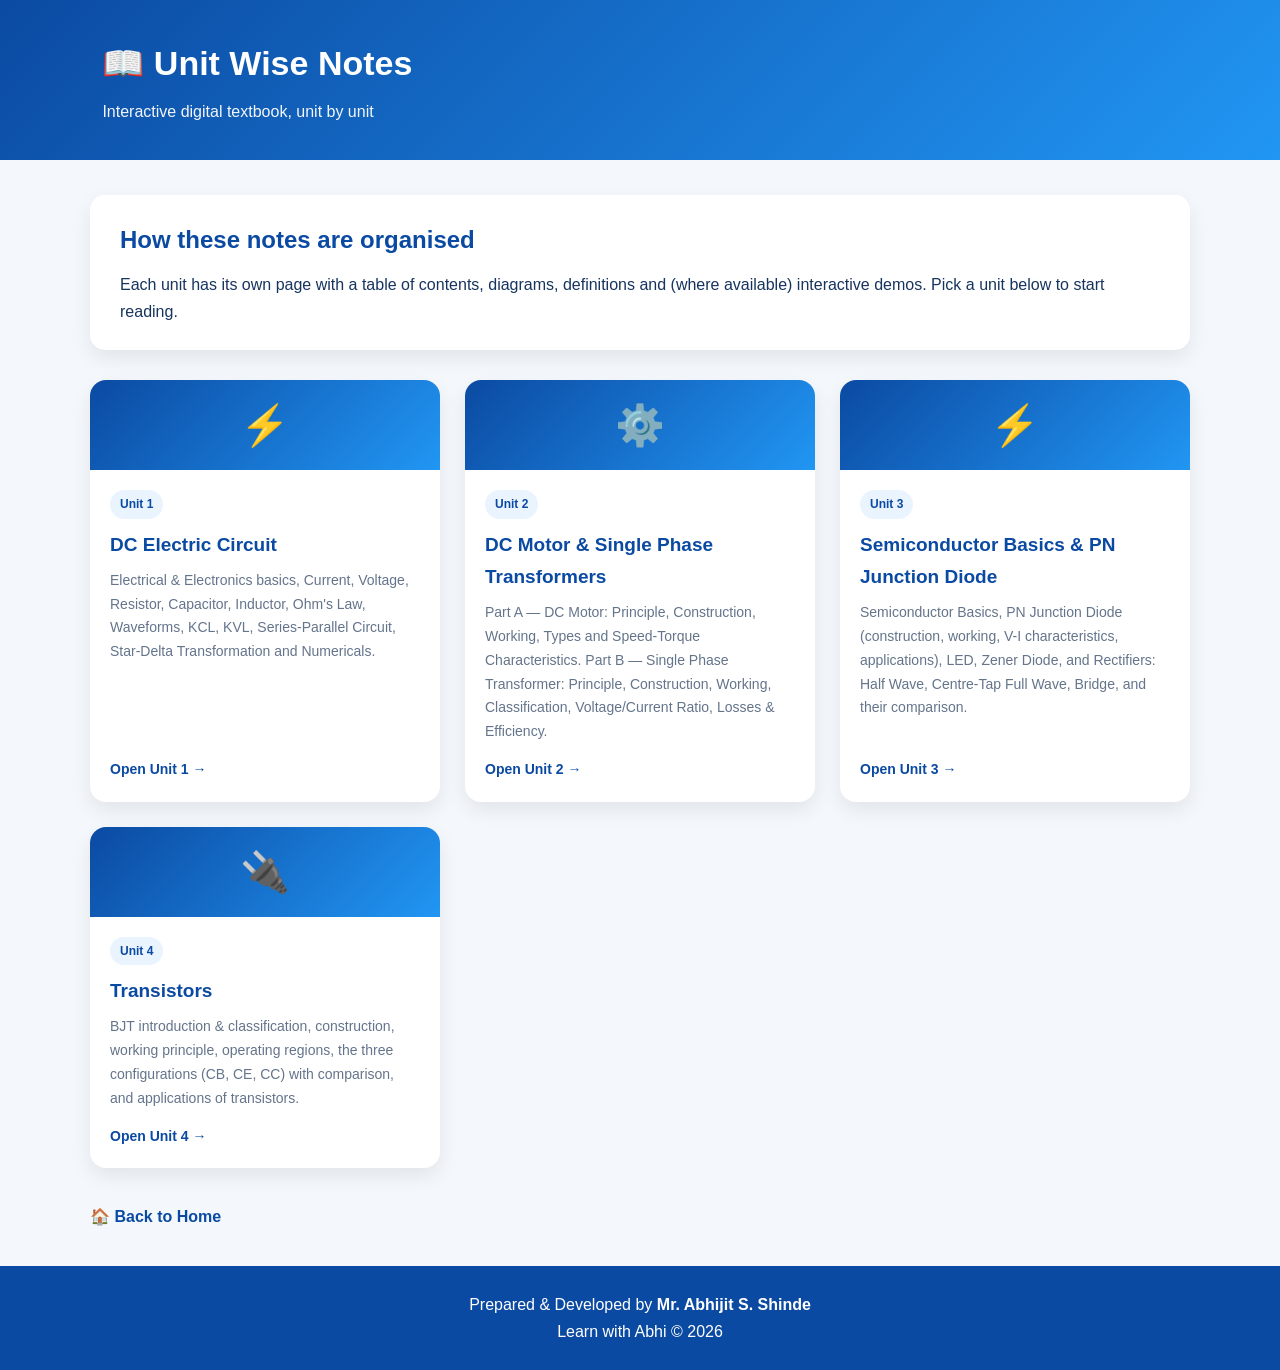
<file: units/index.html>
<!DOCTYPE html>
<html lang="en">
<head>
<meta charset="UTF-8">
<meta name="viewport" content="width=device-width, initial-scale=1.0">
<title>Unit Wise Notes | Learn with Abhi</title>

<style>

*{
margin:0;
padding:0;
box-sizing:border-box;
font-family:Arial,Helvetica,sans-serif;
scroll-behavior:smooth;
}

body{
background:#F4F8FC;
color:#17345E;
line-height:1.7;
}

header{
background:linear-gradient(135deg,#0B4AA2,#2196F3);
color:white;
padding:35px 8%;
}

header h1{
font-size:34px;
margin-bottom:5px;
}

header p{
opacity:.95;
}

.wrap{
width:90%;
max-width:1100px;
margin:35px auto;
}

.intro{
background:white;
padding:25px 30px;
border-radius:15px;
box-shadow:0 8px 20px rgba(0,0,0,.08);
margin-bottom:30px;
}

.intro h2{
color:#0B4AA2;
margin-bottom:10px;
}

.unit-grid{
display:grid;
grid-template-columns:repeat(auto-fit,minmax(300px,1fr));
gap:25px;
}

.unit-card{
background:white;
border-radius:16px;
overflow:hidden;
box-shadow:0 8px 20px rgba(0,0,0,.08);
text-decoration:none;
color:#17345E;
display:flex;
flex-direction:column;
transition:.3s;
}

.unit-card:hover{
transform:translateY(-6px);
box-shadow:0 14px 26px rgba(0,0,0,.14);
}

.unit-cover{
height:90px;
display:flex;
align-items:center;
justify-content:center;
font-size:40px;
background:linear-gradient(135deg,#0B4AA2,#2196F3);
color:white;
}

.unit-card.locked .unit-cover{
background:#CBD5E1;
}

.unit-body{
padding:20px;
flex:1;
display:flex;
flex-direction:column;
}

.unit-tag{
font-size:12px;
font-weight:bold;
color:#0B4AA2;
background:#EAF4FF;
display:inline-block;
padding:4px 10px;
border-radius:20px;
margin-bottom:10px;
width:fit-content;
}

.unit-card.locked .unit-tag{
color:#64748B;
background:#F1F5F9;
}

.unit-body h3{
color:#0B4AA2;
font-size:19px;
margin-bottom:8px;
}

.unit-card.locked .unit-body h3{
color:#64748B;
}

.unit-body p{
color:#64748B;
font-size:14px;
flex:1;
}

.unit-link{
margin-top:14px;
font-weight:bold;
color:#0B4AA2;
font-size:14px;
}

.unit-card.locked .unit-link{
color:#94A3B8;
}

footer{
background:#0B4AA2;
color:white;
text-align:center;
padding:25px;
margin-top:10px;
}

</style>

</head>

<body>

<header>
<h1>📖 Unit Wise Notes</h1>
<p>Interactive digital textbook, unit by unit</p>
</header>

<div class="wrap">

<div class="intro">
<h2>How these notes are organised</h2>
<p>
Each unit has its own page with a table of contents, diagrams, definitions and (where available) interactive demos.
Pick a unit below to start reading.
</p>
</div>

<div class="unit-grid">

<a class="unit-card" href="unit1.html">
<div class="unit-cover">⚡</div>
<div class="unit-body">
<span class="unit-tag">Unit 1</span>
<h3>DC Electric Circuit</h3>
<p>Electrical &amp; Electronics basics, Current, Voltage, Resistor, Capacitor, Inductor, Ohm's Law, Waveforms, KCL, KVL, Series-Parallel Circuit, Star-Delta Transformation and Numericals.</p>
<div class="unit-link">Open Unit 1 →</div>
</div>
</a>

<a class="unit-card" href="unit2.html">
<div class="unit-cover">⚙️</div>
<div class="unit-body">
<span class="unit-tag">Unit 2</span>
<h3>DC Motor &amp; Single Phase Transformers</h3>
<p>Part A — DC Motor: Principle, Construction, Working, Types and Speed-Torque Characteristics. Part B — Single Phase Transformer: Principle, Construction, Working, Classification, Voltage/Current Ratio, Losses &amp; Efficiency.</p>
<div class="unit-link">Open Unit 2 →</div>
</div>
</a>

<a class="unit-card" href="unit3.html">
<div class="unit-cover">⚡</div>
<div class="unit-body">
<span class="unit-tag">Unit 3</span>
<h3>Semiconductor Basics &amp; PN Junction Diode</h3>
<p>Semiconductor Basics, PN Junction Diode (construction, working, V-I characteristics, applications), LED, Zener Diode, and Rectifiers: Half Wave, Centre-Tap Full Wave, Bridge, and their comparison.</p>
<div class="unit-link">Open Unit 3 →</div>
</div>
</a>

<a class="unit-card" href="unit4.html">
<div class="unit-cover">🔌</div>
<div class="unit-body">
<span class="unit-tag">Unit 4</span>
<h3>Transistors</h3>
<p>BJT introduction &amp; classification, construction, working principle, operating regions, the three configurations (CB, CE, CC) with comparison, and applications of transistors.</p>
<div class="unit-link">Open Unit 4 →</div>
</div>
</a>

</div>

</div>

<div class="wrap" style="margin-top:0;">
<p><a href="../index.html" style="color:#0B4AA2;font-weight:bold;text-decoration:none;">🏠 Back to Home</a></p>
</div>

<footer>
Prepared &amp; Developed by <b>Mr. Abhijit S. Shinde</b><br>
Learn with Abhi © 2026
</footer>

</body>
</html>
</file>
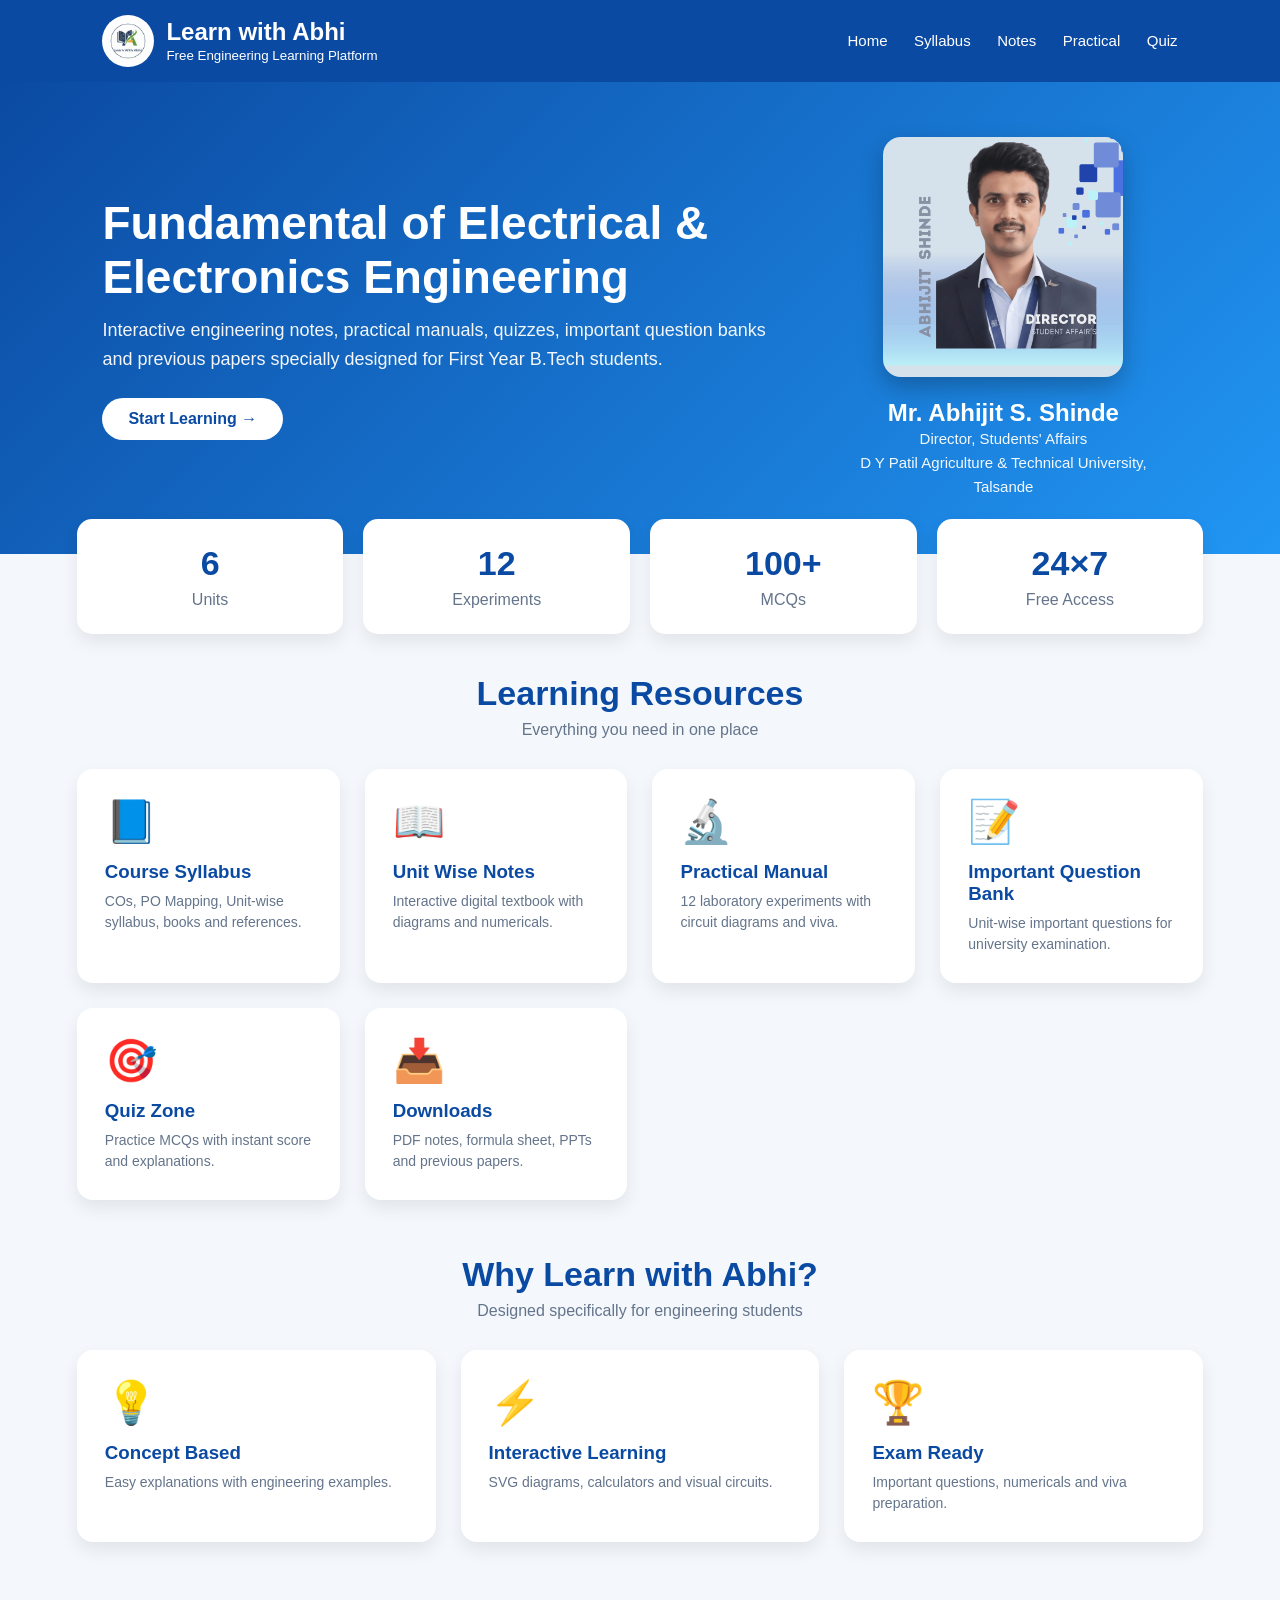
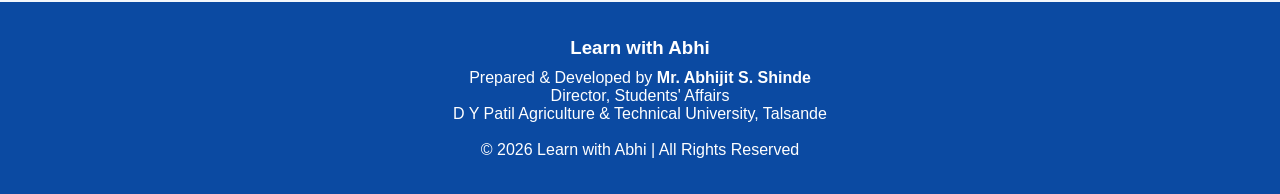
<file: index .html>
<!DOCTYPE html>
<html lang="en">
<head>
<meta charset="UTF-8">
<meta name="viewport" content="width=device-width, initial-scale=1.0">
<title>Learn with Abhi | Free Engineering Notes</title>

<style>

*{
margin:0;
padding:0;
box-sizing:border-box;
scroll-behavior:smooth;
font-family:Arial,Helvetica,sans-serif;
}

body{
background:#F4F8FC;
color:#17345E;
}

/* ---------- HEADER ---------- */

header{
background:#0B4AA2;
padding:15px 8%;
display:flex;
justify-content:space-between;
align-items:center;
color:white;
}

.logo-area{
display:flex;
align-items:center;
gap:12px;
}

.logo-area img{
width:52px;
height:52px;
border-radius:50%;
background:white;
padding:4px;
}

nav a{
color:white;
text-decoration:none;
margin-left:22px;
font-size:15px;
}

/* ---------- HERO ---------- */

.hero{
background:linear-gradient(135deg,#0B4AA2,#2196F3);
color:white;
padding:55px 8%;
display:grid;
grid-template-columns:2fr 1fr;
align-items:center;
gap:30px;
}

.hero h1{
font-size:46px;
margin-bottom:12px;
}

.hero p{
font-size:18px;
line-height:1.6;
opacity:.95;
}

.btn{
display:inline-block;
margin-top:25px;
background:white;
color:#0B4AA2;
padding:12px 26px;
border-radius:30px;
text-decoration:none;
font-weight:bold;
}

.profile{
text-align:center;
}

.profile img{
width:240px;
border-radius:18px;
box-shadow:0 10px 25px rgba(0,0,0,.25);
}

.profile h3{
margin-top:18px;
font-size:24px;
}

.profile p{
font-size:15px;
}

/* ---------- STATS ---------- */

.stats{
width:88%;
margin:-35px auto 40px;
display:grid;
grid-template-columns:repeat(4,1fr);
gap:20px;
}

.stat{
background:white;
padding:25px;
border-radius:15px;
text-align:center;
box-shadow:0 8px 18px rgba(0,0,0,.08);
}

.stat h2{
color:#0B4AA2;
font-size:34px;
}

.stat p{
margin-top:8px;
color:#64748B;
}

/* ---------- SECTION ---------- */

.section{
width:88%;
margin:auto;
margin-bottom:55px;
}

.title{
text-align:center;
margin-bottom:30px;
}

.title h2{
font-size:34px;
color:#0B4AA2;
}

.title p{
color:#64748B;
margin-top:8px;
}

/* ---------- CARDS ---------- */

.cards{
display:grid;
grid-template-columns:repeat(auto-fit,minmax(260px,1fr));
gap:25px;
}

.card{
background:white;
padding:28px;
border-radius:16px;
text-decoration:none;
color:#17345E;
box-shadow:0 8px 18px rgba(0,0,0,.08);
transition:.3s;
}

.card:hover{
transform:translateY(-6px);
}

.icon{
font-size:42px;
margin-bottom:15px;
}

.card h3{
color:#0B4AA2;
margin-bottom:8px;
}

.card p{
color:#64748B;
font-size:14px;
line-height:1.5;
}

/* ---------- FOOTER ---------- */

footer{
background:#0B4AA2;
color:white;
padding:35px 8%;
margin-top:60px;
text-align:center;
}

footer h3{
margin-bottom:10px;
}

@media(max-width:900px){

.hero{
grid-template-columns:1fr;
text-align:center;
}

.stats{
grid-template-columns:repeat(2,1fr);
}

nav{
display:none;
}

}

</style>
</head>

<body>

<!-- ================= HEADER ================= -->

<header>

<div class="logo-area">

<img src="assets/images/logo.png" alt="logo">

<div>
<h2>Learn with Abhi</h2>
<small>Free Engineering Learning Platform</small>
</div>

</div>

<nav>

<a href="index.html">Home</a>
<a href="syllabus.html">Syllabus</a>
<a href="units/unit1.html">Notes</a>
<a href="practical/index.html">Practical</a>
<a href="quiz/index.html">Quiz</a>

</nav>

</header>

<!-- ================= HERO ================= -->

<section class="hero">

<div>

<h1>Fundamental of Electrical & Electronics Engineering</h1>

<p>
Interactive engineering notes, practical manuals, quizzes,
important question banks and previous papers specially designed
for First Year B.Tech students.
</p>

<a class="btn" href="units/unit1.html">
Start Learning →
</a>

</div>

<div class="profile">

<img src="assets/images/abhi.png" alt="Abhijit Shinde">

<h3>Mr. Abhijit S. Shinde</h3>

<p>
Director, Students' Affairs<br>
D Y Patil Agriculture & Technical University, Talsande
</p>

</div>

</section>

<!-- ================= STATS ================= -->

<section class="stats">

<div class="stat">
<h2>6</h2>
<p>Units</p>
</div>

<div class="stat">
<h2>12</h2>
<p>Experiments</p>
</div>

<div class="stat">
<h2>100+</h2>
<p>MCQs</p>
</div>

<div class="stat">
<h2>24×7</h2>
<p>Free Access</p>
</div>

</section>

<!-- ================= NAVIGATION ================= -->

<section class="section">

<div class="title">

<h2>Learning Resources</h2>

<p>Everything you need in one place</p>

</div>

<div class="cards">

<a class="card" href="syllabus.html">

<div class="icon">📘</div>

<h3>Course Syllabus</h3>

<p>
COs, PO Mapping, Unit-wise syllabus, books and references.
</p>

</a>

<a class="card" href="units/unit1.html">

<div class="icon">📖</div>

<h3>Unit Wise Notes</h3>

<p>
Interactive digital textbook with diagrams and numericals.
</p>

</a>

<a class="card" href="practical/index.html">

<div class="icon">🔬</div>

<h3>Practical Manual</h3>

<p>
12 laboratory experiments with circuit diagrams and viva.
</p>

</a>

<a class="card" href="question-bank.html">

<div class="icon">📝</div>

<h3>Important Question Bank</h3>

<p>
Unit-wise important questions for university examination.
</p>

</a>

<a class="card" href="quiz/index.html">

<div class="icon">🎯</div>

<h3>Quiz Zone</h3>

<p>
Practice MCQs with instant score and explanations.
</p>

</a>

<a class="card" href="downloads/index.html">

<div class="icon">📥</div>

<h3>Downloads</h3>

<p>
PDF notes, formula sheet, PPTs and previous papers.
</p>

</a>

</div>

</section>

<!-- ================= ABOUT ================= -->

<section class="section">

<div class="title">

<h2>Why Learn with Abhi?</h2>

<p>Designed specifically for engineering students</p>

</div>

<div class="cards">

<div class="card">
<div class="icon">💡</div>
<h3>Concept Based</h3>
<p>Easy explanations with engineering examples.</p>
</div>

<div class="card">
<div class="icon">⚡</div>
<h3>Interactive Learning</h3>
<p>SVG diagrams, calculators and visual circuits.</p>
</div>

<div class="card">
<div class="icon">🏆</div>
<h3>Exam Ready</h3>
<p>Important questions, numericals and viva preparation.</p>
</div>

</div>

</section>

<!-- ================= FOOTER ================= -->

<footer>

<h3>Learn with Abhi</h3>

<p>
Prepared & Developed by <b>Mr. Abhijit S. Shinde</b>
</p>

<p>
Director, Students' Affairs<br>
D Y Patil Agriculture & Technical University, Talsande
</p>

<br>

<p>© 2026 Learn with Abhi | All Rights Reserved</p>

</footer>

</body>
</html>
</file>
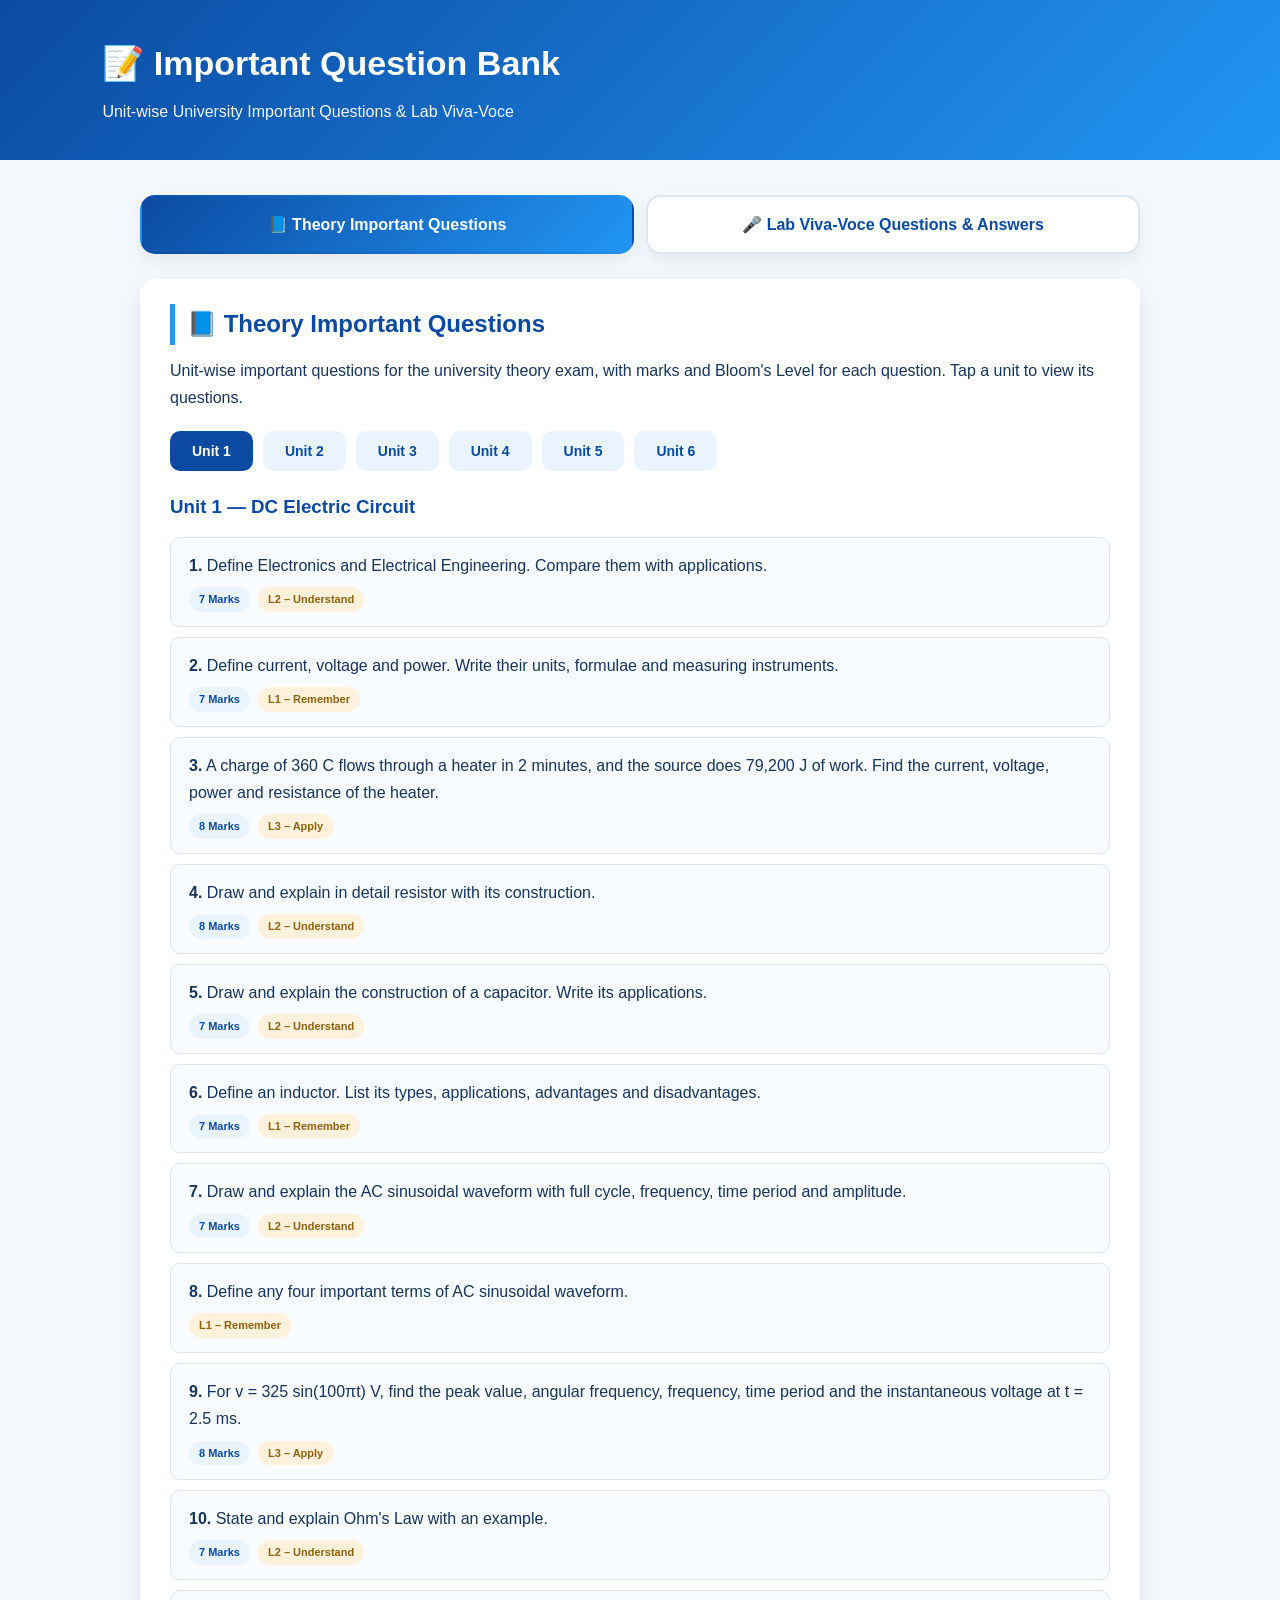
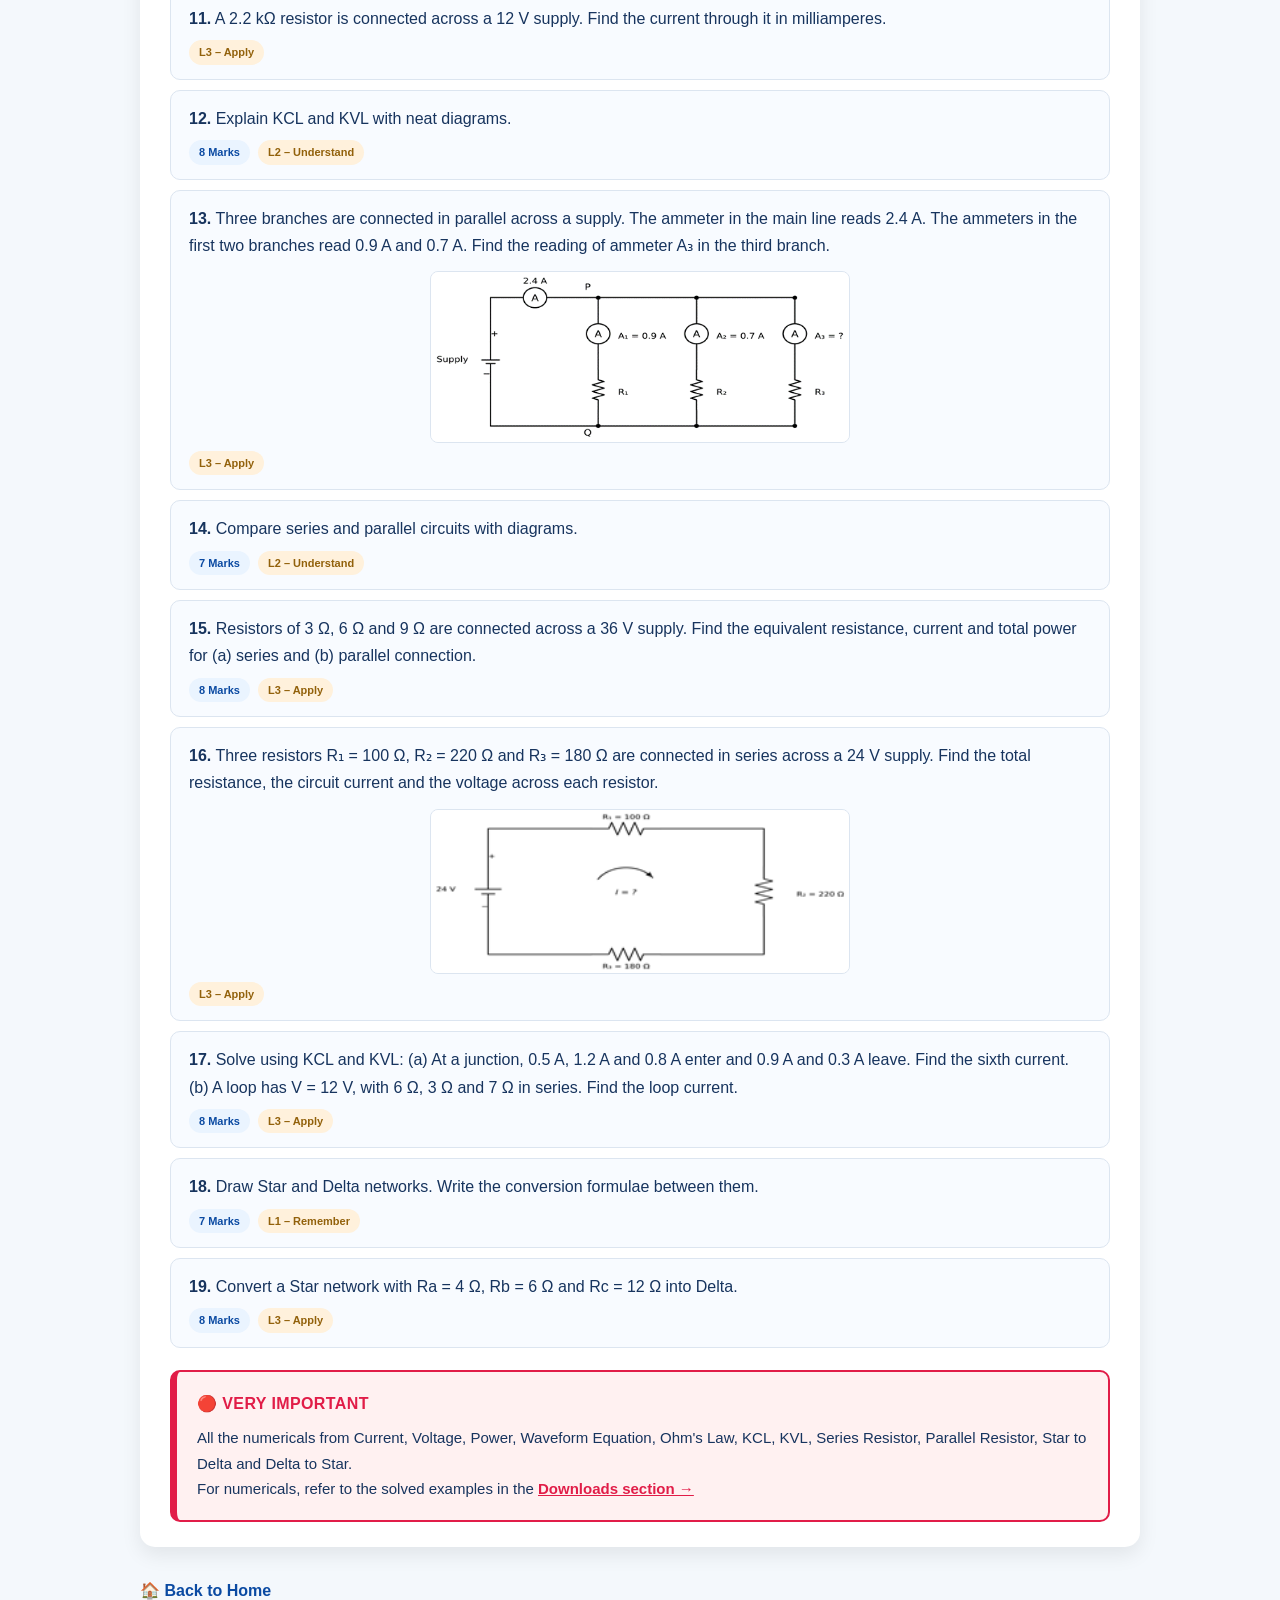
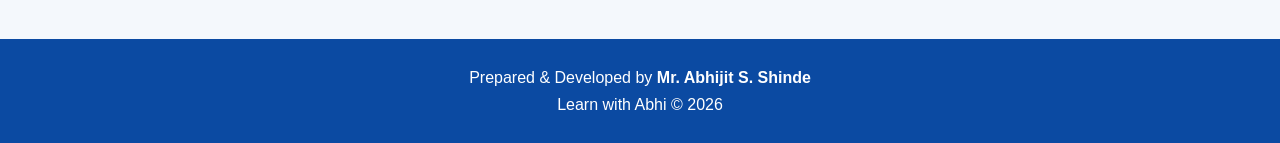
<file: question-bank.html>
<!DOCTYPE html>
<html lang="en">
<head>
<meta charset="UTF-8">
<meta name="viewport" content="width=device-width, initial-scale=1.0">
<title>Important Question Bank | Learn with Abhi</title>

<style>

*{
margin:0;
padding:0;
box-sizing:border-box;
font-family:Arial,Helvetica,sans-serif;
scroll-behavior:smooth;
}

body{
background:#F4F8FC;
color:#17345E;
line-height:1.7;
}

header{
background:linear-gradient(135deg,#0B4AA2,#2196F3);
color:white;
padding:35px 8%;
}

header h1{
font-size:34px;
margin-bottom:5px;
}

header p{
opacity:.95;
}

.wrap{
width:90%;
max-width:1000px;
margin:35px auto;
}

.section-card{
background:white;
padding:25px 30px;
border-radius:15px;
box-shadow:0 8px 20px rgba(0,0,0,.08);
margin-bottom:30px;
}

.section-card h2{
color:#0B4AA2;
border-left:5px solid #2196F3;
padding-left:12px;
margin-bottom:12px;
}

.section-card > p{
margin-bottom:10px;
}

.section-card ul{
margin-left:20px;
}

/* Top-level tabs: Theory Important Questions vs Lab Viva-Voce */

.main-tabs{
display:flex;
flex-wrap:wrap;
gap:12px;
margin-bottom:25px;
}

.main-tab-btn{
flex:1;
min-width:220px;
background:white;
color:#0B4AA2;
border:2px solid #DCE5F0;
padding:18px 20px;
border-radius:15px;
font-weight:bold;
font-size:16px;
cursor:pointer;
font-family:inherit;
transition:.2s;
box-shadow:0 8px 18px rgba(0,0,0,.06);
}

.main-tab-btn:hover{
border-color:#2196F3;
}

.main-tab-btn.active{
background:linear-gradient(135deg,#0B4AA2,#2196F3);
color:#fff;
border-color:transparent;
}

.main-tab-panel{
display:none;
}

.main-tab-panel.active{
display:block;
}

/* Viva tabs (same pattern as the Practical Manual's experiment tabs) */

.viva-tabs{
display:flex;
flex-wrap:wrap;
gap:10px;
margin:20px 0;
}

.viva-tab-btn{
background:#EAF4FF;
color:#0B4AA2;
border:none;
padding:12px 22px;
border-radius:10px;
font-weight:bold;
font-size:14px;
cursor:pointer;
font-family:inherit;
transition:.2s;
}

.viva-tab-btn:hover{
background:#DCEAFB;
}

.viva-tab-btn.active{
background:#0B4AA2;
color:#fff;
}

.viva-tab-panel{
display:none;
}

.viva-tab-panel.active{
display:block;
}

.viva-tab-panel h3{
color:#0B4AA2;
margin-bottom:14px;
}

.theory-tab-btn{
background:#EAF4FF;
color:#0B4AA2;
border:none;
padding:12px 22px;
border-radius:10px;
font-weight:bold;
font-size:14px;
cursor:pointer;
font-family:inherit;
transition:.2s;
}

.theory-tab-btn:hover{
background:#DCEAFB;
}

.theory-tab-btn.active{
background:#0B4AA2;
color:#fff;
}

.theory-tab-panel{
display:none;
}

.theory-tab-panel.active{
display:block;
}

.theory-tab-panel h3{
color:#0B4AA2;
margin-bottom:14px;
}

/* Collapsible Q&A */

details.qa{
background:#F8FBFF;
border:1px solid #DCE5F0;
border-radius:10px;
margin-bottom:10px;
padding:12px 16px;
}

details.qa summary{
cursor:pointer;
font-weight:bold;
color:#17345E;
list-style:none;
}

details.qa summary::-webkit-details-marker{
display:none;
}

details.qa summary::before{
content:"▸ ";
color:#0B4AA2;
}

details.qa[open] summary::before{
content:"▾ ";
}

details.qa[open]{
border-color:#2196F3;
}

details.qa .ans{
margin-top:10px;
padding-top:10px;
border-top:1px dashed #DCE5F0;
color:#3B4D66;
}

details.qa .ans b{
color:#0B4AA2;
}

/* Theory question list */

.q-item{
background:#F8FBFF;
border:1px solid #DCE5F0;
border-radius:10px;
padding:14px 18px;
margin-bottom:10px;
}

.q-item p{
margin-bottom:0;
}

.q-meta{
margin-top:8px;
display:flex;
gap:8px;
flex-wrap:wrap;
}

.q-tag{
font-size:11px;
font-weight:bold;
padding:3px 10px;
border-radius:20px;
white-space:nowrap;
}

.q-tag.marks{
background:#EAF4FF;
color:#0B4AA2;
}

.q-tag.bloom{
background:#FFF1DC;
color:#92610B;
}

.theory-note{
background:#FFF8E6;
padding:15px 18px;
border-left:5px solid orange;
border-radius:8px;
margin-top:16px;
}

.theory-note a{
color:#0B4AA2;
font-weight:bold;
}

/* Very Important callout: red, bold, with a gentle attention pulse */

.vip-note{
background:#FFF1F1;
border:2px solid #E11D48;
border-left-width:7px;
border-radius:10px;
padding:18px 20px;
margin-top:22px;
animation:vip-pulse 2.6s ease-in-out infinite;
}

@keyframes vip-pulse{
0%,100%{ box-shadow:0 0 0 0 rgba(225,29,72,.25); }
50%{ box-shadow:0 0 0 10px rgba(225,29,72,0); }
}

.vip-note .vip-label{
display:flex;
align-items:center;
gap:8px;
color:#E11D48;
font-weight:bold;
font-size:16px;
text-transform:uppercase;
letter-spacing:.4px;
margin-bottom:8px;
}

.vip-note p{
color:#17345E;
font-size:15px;
}

.vip-note a{
color:#E11D48;
font-weight:bold;
text-decoration:underline;
}

@media (prefers-reduced-motion:reduce){
.vip-note{
animation:none;
}
}

.coming-soon-box{
background:#F8FAFC;
border:2px dashed #CBD5E1;
text-align:center;
padding:40px 20px;
border-radius:10px;
color:#64748B;
}

footer{
background:#0B4AA2;
color:white;
text-align:center;
padding:25px;
margin-top:10px;
}

</style>

</head>

<body>

<header>
<h1>📝 Important Question Bank</h1>
<p>Unit-wise University Important Questions &amp; Lab Viva-Voce</p>
</header>

<div class="wrap">

<div class="main-tabs">
<button type="button" class="main-tab-btn active" data-main="theory" onclick="showMainTab('theory')">📘 Theory Important Questions</button>
<button type="button" class="main-tab-btn" data-main="viva" onclick="showMainTab('viva')">🎤 Lab Viva-Voce Questions &amp; Answers</button>
</div>

<div class="main-tab-panel active" id="main-theory">

<div class="section-card">

<h2>📘 Theory Important Questions</h2>
<p>Unit-wise important questions for the university theory exam, with marks and Bloom's Level for each question. Tap a unit to view its questions.</p>

<div class="viva-tabs">
<button type="button" class="theory-tab-btn" data-theory="1" onclick="location.hash='theory1'">Unit 1</button>
<button type="button" class="theory-tab-btn" data-theory="2" onclick="location.hash='theory2'">Unit 2</button>
<button type="button" class="theory-tab-btn" data-theory="3" onclick="location.hash='theory3'">Unit 3</button>
<button type="button" class="theory-tab-btn" data-theory="4" onclick="location.hash='theory4'">Unit 4</button>
<button type="button" class="theory-tab-btn" data-theory="5" onclick="location.hash='theory5'">Unit 5</button>
<button type="button" class="theory-tab-btn" data-theory="6" onclick="location.hash='theory6'">Unit 6</button>
</div>

<!-- ============ UNIT 1 THEORY QUESTIONS ============ -->

<div class="theory-tab-panel" id="theory1">
<h3>Unit 1 — DC Electric Circuit</h3>

<div class="q-item">
<p><b>1.</b> Define Electronics and Electrical Engineering. Compare them with applications.</p>
<div class="q-meta"><span class="q-tag marks">7 Marks</span><span class="q-tag bloom">L2 – Understand</span></div>
</div>

<div class="q-item">
<p><b>2.</b> Define current, voltage and power. Write their units, formulae and measuring instruments.</p>
<div class="q-meta"><span class="q-tag marks">7 Marks</span><span class="q-tag bloom">L1 – Remember</span></div>
</div>

<div class="q-item">
<p><b>3.</b> A charge of 360 C flows through a heater in 2 minutes, and the source does 79,200 J of work. Find the current, voltage, power and resistance of the heater.</p>
<div class="q-meta"><span class="q-tag marks">8 Marks</span><span class="q-tag bloom">L3 – Apply</span></div>
</div>

<div class="q-item">
<p><b>4.</b> Draw and explain in detail resistor with its construction.</p>
<div class="q-meta"><span class="q-tag marks">8 Marks</span><span class="q-tag bloom">L2 – Understand</span></div>
</div>

<div class="q-item">
<p><b>5.</b> Draw and explain the construction of a capacitor. Write its applications.</p>
<div class="q-meta"><span class="q-tag marks">7 Marks</span><span class="q-tag bloom">L2 – Understand</span></div>
</div>

<div class="q-item">
<p><b>6.</b> Define an inductor. List its types, applications, advantages and disadvantages.</p>
<div class="q-meta"><span class="q-tag marks">7 Marks</span><span class="q-tag bloom">L1 – Remember</span></div>
</div>

<div class="q-item">
<p><b>7.</b> Draw and explain the AC sinusoidal waveform with full cycle, frequency, time period and amplitude.</p>
<div class="q-meta"><span class="q-tag marks">7 Marks</span><span class="q-tag bloom">L2 – Understand</span></div>
</div>

<div class="q-item">
<p><b>8.</b> Define any four important terms of AC sinusoidal waveform.</p>
<div class="q-meta"><span class="q-tag bloom">L1 – Remember</span></div>
</div>

<div class="q-item">
<p><b>9.</b> For v = 325 sin(100πt) V, find the peak value, angular frequency, frequency, time period and the instantaneous voltage at t = 2.5 ms.</p>
<div class="q-meta"><span class="q-tag marks">8 Marks</span><span class="q-tag bloom">L3 – Apply</span></div>
</div>

<div class="q-item">
<p><b>10.</b> State and explain Ohm's Law with an example.</p>
<div class="q-meta"><span class="q-tag marks">7 Marks</span><span class="q-tag bloom">L2 – Understand</span></div>
</div>

<div class="q-item">
<p><b>11.</b> A 2.2 kΩ resistor is connected across a 12 V supply. Find the current through it in milliamperes.</p>
<div class="q-meta"><span class="q-tag bloom">L3 – Apply</span></div>
</div>

<div class="q-item">
<p><b>12.</b> Explain KCL and KVL with neat diagrams.</p>
<div class="q-meta"><span class="q-tag marks">8 Marks</span><span class="q-tag bloom">L2 – Understand</span></div>
</div>

<div class="q-item">
<p><b>13.</b> Three branches are connected in parallel across a supply. The ammeter in the main line reads 2.4 A. The ammeters in the first two branches read 0.9 A and 0.7 A. Find the reading of ammeter A₃ in the third branch.</p>
<img src="assets/images/question-bank/unit1-q13-parallel-circuit.png" alt="Three resistors R1, R2, R3 connected in parallel across a supply, with ammeter readings 2.4 A in the main line, 0.9 A in branch 1, 0.7 A in branch 2, and A3 unknown in branch 3" style="max-width:420px;width:100%;display:block;margin:12px auto 0;border:1px solid #DCE5F0;border-radius:8px;">
<div class="q-meta"><span class="q-tag bloom">L3 – Apply</span></div>
</div>

<div class="q-item">
<p><b>14.</b> Compare series and parallel circuits with diagrams.</p>
<div class="q-meta"><span class="q-tag marks">7 Marks</span><span class="q-tag bloom">L2 – Understand</span></div>
</div>

<div class="q-item">
<p><b>15.</b> Resistors of 3 Ω, 6 Ω and 9 Ω are connected across a 36 V supply. Find the equivalent resistance, current and total power for (a) series and (b) parallel connection.</p>
<div class="q-meta"><span class="q-tag marks">8 Marks</span><span class="q-tag bloom">L3 – Apply</span></div>
</div>

<div class="q-item">
<p><b>16.</b> Three resistors R₁ = 100 Ω, R₂ = 220 Ω and R₃ = 180 Ω are connected in series across a 24 V supply. Find the total resistance, the circuit current and the voltage across each resistor.</p>
<img src="assets/images/question-bank/unit1-q16-series-circuit.png" alt="24 V supply connected to three resistors R1 = 100 ohm, R2 = 220 ohm and R3 = 180 ohm in series, with loop current I unknown" style="max-width:420px;width:100%;display:block;margin:12px auto 0;border:1px solid #DCE5F0;border-radius:8px;">
<div class="q-meta"><span class="q-tag bloom">L3 – Apply</span></div>
</div>

<div class="q-item">
<p><b>17.</b> Solve using KCL and KVL: (a) At a junction, 0.5 A, 1.2 A and 0.8 A enter and 0.9 A and 0.3 A leave. Find the sixth current. (b) A loop has V = 12 V, with 6 Ω, 3 Ω and 7 Ω in series. Find the loop current.</p>
<div class="q-meta"><span class="q-tag marks">8 Marks</span><span class="q-tag bloom">L3 – Apply</span></div>
</div>

<div class="q-item">
<p><b>18.</b> Draw Star and Delta networks. Write the conversion formulae between them.</p>
<div class="q-meta"><span class="q-tag marks">7 Marks</span><span class="q-tag bloom">L1 – Remember</span></div>
</div>

<div class="q-item">
<p><b>19.</b> Convert a Star network with Ra = 4 Ω, Rb = 6 Ω and Rc = 12 Ω into Delta.</p>
<div class="q-meta"><span class="q-tag marks">8 Marks</span><span class="q-tag bloom">L3 – Apply</span></div>
</div>

<div class="vip-note">
<div class="vip-label">🔴 Very Important</div>
<p>All the numericals from Current, Voltage, Power, Waveform Equation, Ohm's Law, KCL, KVL, Series Resistor, Parallel Resistor, Star to Delta and Delta to Star.<br>
For numericals, refer to the solved examples in the <a href="downloads/index.html">Downloads section →</a></p>
</div>

</div>

<!-- ============ UNIT 2-6 THEORY QUESTIONS (COMING SOON) ============ -->

<div class="theory-tab-panel" id="theory2">
<h3>Unit 2 — DC Motor &amp; Single Phase Transformers</h3>

<div class="q-item">
<p><b>1.</b> State the working principle of a DC motor. Write Fleming's Left Hand Rule with a neat diagram.</p>
<div class="q-meta"><span class="q-tag marks">7 Marks</span><span class="q-tag bloom">L1 – Remember</span></div>
</div>

<div class="q-item">
<p><b>2.</b> Draw and explain in detail the construction of a DC motor.</p>
<div class="q-meta"><span class="q-tag marks">8 Marks</span><span class="q-tag bloom">L2 – Understand</span></div>
</div>

<div class="q-item">
<p><b>3.</b> Explain the working of a DC motor. Write the role of the commutator.</p>
<div class="q-meta"><span class="q-tag marks">8 Marks</span><span class="q-tag bloom">L2 – Understand</span></div>
</div>

<div class="q-item">
<p><b>4.</b> Classify DC motors with connection diagrams. Write one application of each type.</p>
<div class="q-meta"><span class="q-tag marks">7 Marks</span><span class="q-tag bloom">L2 – Understand</span></div>
</div>

<div class="q-item">
<p><b>5.</b> Explain the DC shunt motor with its speed–torque characteristics and applications.</p>
<div class="q-meta"><span class="q-tag marks">7 Marks</span><span class="q-tag bloom">L2 – Understand</span></div>
</div>

<div class="q-item">
<p><b>6.</b> Explain the DC series motor with its speed–torque characteristics. Why should it never be started without load?</p>
<div class="q-meta"><span class="q-tag marks">8 Marks</span><span class="q-tag bloom">L2 – Understand</span></div>
</div>

<div class="q-item">
<p><b>7.</b> Compare shunt, series and compound DC motors.</p>
<div class="q-meta"><span class="q-tag marks">7 Marks</span><span class="q-tag bloom">L2 – Understand</span></div>
</div>

<div class="q-item">
<p><b>8.</b> A conductor 0.3 m long carries 20 A in a uniform magnetic field of 0.5 T. Find the force on it when it is (a) perpendicular to the field and (b) at 30° to the field. (Hint: F = B·I·L·sinθ)</p>
<div class="q-meta"><span class="q-tag marks">7 Marks</span><span class="q-tag bloom">L3 – Apply</span></div>
</div>

<div class="q-item">
<p><b>9.</b> State the working principle of a single-phase transformer. Draw and explain its construction.</p>
<div class="q-meta"><span class="q-tag marks">8 Marks</span><span class="q-tag bloom">L2 – Understand</span></div>
</div>

<div class="q-item">
<p><b>10.</b> Draw and explain the working of a single-phase transformer in detail.</p>
<div class="q-meta"><span class="q-tag marks">7 Marks</span><span class="q-tag bloom">L2 – Understand</span></div>
</div>

<div class="q-item">
<p><b>11.</b> Classify single-phase transformers with applications.</p>
<div class="q-meta"><span class="q-tag marks">7 Marks</span><span class="q-tag bloom">L2 – Understand</span></div>
</div>

<div class="q-item">
<p><b>12.</b> Write the voltage ratio and current ratio of an ideal transformer. State the difference between step-up and step-down transformers.</p>
<div class="q-meta"><span class="q-tag marks">7 Marks</span><span class="q-tag bloom">L1 – Remember</span></div>
</div>

<div class="q-item">
<p><b>13.</b> A transformer has 2,000 primary turns and 400 secondary turns. The primary voltage is 230 V. Find the transformer type with justification.</p>
<div class="q-meta"><span class="q-tag marks">7 Marks</span><span class="q-tag bloom">L3 – Apply</span></div>
</div>

<div class="q-item">
<p><b>14.</b> An ideal transformer has 800 primary turns and 200 secondary turns. The primary is connected to a 220 V supply and draws 2.5 A. Find the secondary voltage, the secondary current and the output power. State the type of transformer.</p>
<div class="q-meta"><span class="q-tag marks">8 Marks</span><span class="q-tag bloom">L3 – Apply</span></div>
</div>

<div class="q-item">
<p><b>15.</b> A transformer steps up 230 V to 690 V. The primary has 400 turns. Find the number of secondary turns. If the secondary supplies 3 A, find the primary current.</p>
<div class="q-meta"><span class="q-tag marks">8 Marks</span><span class="q-tag bloom">L3 – Apply</span></div>
</div>

<div class="q-item">
<p><b>16.</b> A transformer delivers 2 kW. The primary and secondary currents are 10 A and 20 A, with winding resistances of 0.4 Ω and 0.1 Ω. The core loss is 100 W. Find the copper loss, total loss, input power and efficiency.</p>
<div class="q-meta"><span class="q-tag marks">8 Marks</span><span class="q-tag bloom">L3 – Apply</span></div>
</div>

</div>

<div class="theory-tab-panel" id="theory3">
<h3>Unit 3 — Semiconductor Basics</h3>
<div class="coming-soon-box">Important questions for this unit will be uploaded soon.</div>
</div>

<div class="theory-tab-panel" id="theory4">
<h3>Unit 4</h3>
<div class="coming-soon-box">Important questions for this unit will be uploaded soon.</div>
</div>

<div class="theory-tab-panel" id="theory5">
<h3>Unit 5</h3>
<div class="coming-soon-box">Important questions for this unit will be uploaded soon.</div>
</div>

<div class="theory-tab-panel" id="theory6">
<h3>Unit 6</h3>
<div class="coming-soon-box">Important questions for this unit will be uploaded soon.</div>
</div>

</div>

</div>

<div class="main-tab-panel" id="main-viva">

<div class="section-card">

<h2>🎤 Lab Viva-Voce Questions &amp; Answers</h2>
<p>Practice these questions before your practical exam — they cover Experiments 1 to 5 of the Practical Manual. Tap a question to reveal its answer.</p>

<div class="viva-tabs">
<button type="button" class="viva-tab-btn" data-viva="1" onclick="location.hash='viva1'">Experiment 1</button>
<button type="button" class="viva-tab-btn" data-viva="2" onclick="location.hash='viva2'">Experiment 2</button>
<button type="button" class="viva-tab-btn" data-viva="3" onclick="location.hash='viva3'">Experiment 3</button>
<button type="button" class="viva-tab-btn" data-viva="4" onclick="location.hash='viva4'">Experiment 4</button>
<button type="button" class="viva-tab-btn" data-viva="5" onclick="location.hash='viva5'">Experiment 5</button>
</div>

<!-- ============ EXPERIMENT 1 VIVA ============ -->

<div class="viva-tab-panel" id="viva1">
<h3>Experiment 1 — Lab Equipment, Symbols &amp; Safety Rules</h3>

<details class="qa">
<summary>Q1. What is a Digital Multimeter (DMM) and what quantities can it measure?</summary>
<p class="ans"><b>Ans:</b> A DMM is a portable measuring instrument that displays readings in digital form. It can measure AC and DC voltage, AC and DC current and resistance, and can also check continuity and diodes. Many DMMs can additionally measure capacitance, frequency and transistor gain (hFE).</p>
</details>

<details class="qa">
<summary>Q2. Why is an ammeter always connected in series and a voltmeter in parallel?</summary>
<p class="ans"><b>Ans:</b> An ammeter measures the current flowing through an element, so the same current must pass through it; hence it is connected in series. It has very low resistance so that it does not change the circuit current. A voltmeter measures the potential difference between two points, so it is connected across (in parallel with) the element. It has very high resistance so that it draws negligible current.</p>
</details>

<details class="qa">
<summary>Q3. What will happen if an ammeter is connected directly across the supply (in parallel)?</summary>
<p class="ans"><b>Ans:</b> Because the ammeter has very low resistance, connecting it across the supply acts almost like a short circuit. A very large current will flow, which can damage the ammeter, blow its fuse or damage the power supply.</p>
</details>

<details class="qa">
<summary>Q4. What is a Regulated Power Supply (RPS)? Why is it called 'regulated'?</summary>
<p class="ans"><b>Ans:</b> An RPS converts the AC mains supply into a smooth, adjustable DC output. It is called regulated because it keeps the output voltage constant even when the load current or the AC mains voltage changes. Most RPS units also have a current-limit control to protect the circuit.</p>
</details>

<details class="qa">
<summary>Q5. What is a breadboard? How are its holes internally connected?</summary>
<p class="ans"><b>Ans:</b> A breadboard is a solderless board used to build and test temporary circuits. In the central area, each short row of five holes is connected internally by a metal spring clip; the two halves are separated by a central groove. The long rows (rails) along the top and bottom edges are connected along their length and are used for the supply (+) and ground (−) lines.</p>
</details>

<details class="qa">
<summary>Q6. What is the purpose of a fuse in an electrical circuit?</summary>
<p class="ans"><b>Ans:</b> A fuse is a protective device consisting of a thin wire of low melting point. When the current exceeds the safe value (due to overload or short circuit), the wire melts and opens the circuit, thereby protecting the equipment and wiring from damage.</p>
</details>

<details class="qa">
<summary>Q7. What is earthing and why is it necessary?</summary>
<p class="ans"><b>Ans:</b> Earthing is connecting the metallic body of electrical equipment to the earth through a low-resistance conductor. If a live wire accidentally touches the body, the fault current flows safely to earth, the fuse/MCB operates, and the body remains near earth potential. This protects the user from electric shock.</p>
</details>

<details class="qa">
<summary>Q8. Why should a student use only one hand while working on a live circuit?</summary>
<p class="ans"><b>Ans:</b> If both hands touch different points of a live circuit, current can flow from one hand to the other through the chest and heart, which can be fatal. Using one hand and keeping the other hand away from earthed objects avoids such a path through the heart.</p>
</details>

<details class="qa">
<summary>Q9. What first-aid steps should be taken if a person gets an electric shock?</summary>
<p class="ans"><b>Ans:</b> Switch OFF the mains supply immediately; if that is not possible, separate the person from the live conductor using a dry, non-conductive object such as a wooden stick or dry cloth — never touch the person directly. Check breathing and pulse and start CPR if they are absent, call for medical help, keep the person lying down and warm, and report the incident to the faculty-in-charge.</p>
</details>

<details class="qa">
<summary>Q10. What is meant by the range and least count of a measuring instrument? Why should a higher range be selected first?</summary>
<p class="ans"><b>Ans:</b> The range is the maximum value an instrument can measure on a selected setting, and the least count is the smallest value that can be read accurately on it. A higher range is selected first so that the instrument is not damaged if the actual value is larger than expected; the range is then reduced to obtain a more accurate reading.</p>
</details>

</div>

<!-- ============ EXPERIMENT 2 VIVA ============ -->

<div class="viva-tab-panel" id="viva2">
<h3>Experiment 2 — Active &amp; Passive Components</h3>

<details class="qa">
<summary>Q1. What is the difference between active and passive components?</summary>
<p class="ans"><b>Ans:</b> Active components require an external source (bias) for their operation and can provide power gain or control the flow of current, e.g. diodes and transistors. Passive components do not require an external source for their operation and cannot provide power gain; they only consume, store or release energy, e.g. resistors, capacitors and inductors.</p>
</details>

<details class="qa">
<summary>Q2. State the units of resistance, capacitance and inductance.</summary>
<p class="ans"><b>Ans:</b> Resistance is measured in ohm (Ω), capacitance in farad (F) and inductance in henry (H). In practice, capacitors are usually in µF, nF or pF and inductors in mH or µH.</p>
</details>

<details class="qa">
<summary>Q3. How is the value of a four-band carbon resistor read using the colour code?</summary>
<p class="ans"><b>Ans:</b> The first two bands give the significant figures, the third band gives the multiplier (power of 10) and the fourth band gives the tolerance. For example, Brown–Black–Red–Gold = 1, 0, ×10², ±5% = 1000 Ω = 1 kΩ ± 5%.</p>
</details>

<details class="qa">
<summary>Q4. What is meant by the tolerance of a resistor?</summary>
<p class="ans"><b>Ans:</b> Tolerance is the permissible variation of the actual resistance from its marked (nominal) value, expressed as a percentage. For a 1 kΩ resistor with ±5% tolerance, the actual value may lie anywhere between 950 Ω and 1050 Ω.</p>
</details>

<details class="qa">
<summary>Q5. What is the value of a ceramic capacitor marked '104'?</summary>
<p class="ans"><b>Ans:</b> The first two digits (10) are significant figures and the third digit (4) is the multiplier, giving 10 × 10⁴ pF = 100 000 pF = 100 nF = 0.1 µF.</p>
</details>

<details class="qa">
<summary>Q6. How do you identify the polarity of an electrolytic capacitor? What happens if it is connected in reverse?</summary>
<p class="ans"><b>Ans:</b> The longer lead is positive, and a stripe with a minus (−) sign printed on the body marks the negative lead. If it is connected with reverse polarity, the dielectric oxide layer breaks down; the capacitor may heat up, leak, bulge or even burst.</p>
</details>

<details class="qa">
<summary>Q7. How is a diode tested using a digital multimeter?</summary>
<p class="ans"><b>Ans:</b> Set the DMM to diode-test mode. With the red probe on the anode and the black probe on the cathode (forward bias), a good silicon diode shows a reading of about 0.5–0.7 V. On reversing the probes (reverse bias), the meter shows OL (open). A reading near zero in both directions indicates a shorted diode, and OL in both directions indicates an open diode.</p>
</details>

<details class="qa">
<summary>Q8. How is a Zener diode different from an ordinary P-N junction diode?</summary>
<p class="ans"><b>Ans:</b> A Zener diode is heavily doped and is designed to operate in the reverse-breakdown region without damage. In this region the voltage across it remains almost constant, so it is used as a voltage regulator. An ordinary P-N diode is used mainly in forward bias for rectification and may be damaged by reverse breakdown.</p>
</details>

<details class="qa">
<summary>Q9. How do you identify the anode and cathode of an LED?</summary>
<p class="ans"><b>Ans:</b> The longer lead of an LED is the anode (+) and the shorter lead is the cathode (−). The cathode side is also indicated by a flat edge on the rim of the LED body. The LED glows only when it is forward biased.</p>
</details>

<details class="qa">
<summary>Q10. Name the terminals of a bipolar junction transistor. How can a DMM identify whether it is NPN or PNP?</summary>
<p class="ans"><b>Ans:</b> The terminals are Emitter (E), Base (B) and Collector (C). In diode-test mode, with the red probe on the base: if both base–emitter and base–collector junctions conduct (show about 0.6–0.7 V), it is an NPN transistor; if they conduct with the black probe on the base, it is a PNP transistor. The hFE socket of the DMM can also be used to confirm the type and terminals.</p>
</details>

</div>

<!-- ============ EXPERIMENT 3 VIVA ============ -->

<div class="viva-tab-panel" id="viva3">
<h3>Experiment 3 — Waveform Measurement Using DSO</h3>

<details class="qa">
<summary>Q1. What is a Digital Storage Oscilloscope (DSO)? How does it differ from a CRO?</summary>
<p class="ans"><b>Ans:</b> A DSO is an oscilloscope that converts the input signal into digital form using an ADC, stores it in memory and displays it on an LCD screen. Unlike an analog CRO, a DSO can store and recall waveforms, capture single (non-repetitive) events, and provide automatic measurements of amplitude, frequency, time period, etc.</p>
</details>

<details class="qa">
<summary>Q2. What is the relation between frequency and time period? State their units.</summary>
<p class="ans"><b>Ans:</b> Frequency is the reciprocal of time period: f = 1 / T. Frequency is measured in hertz (Hz) and time period in seconds (s). For example, if T = 1 ms, then f = 1 / (1 × 10⁻³) = 1000 Hz = 1 kHz.</p>
</details>

<details class="qa">
<summary>Q3. How is the time period of a waveform measured from the DSO screen?</summary>
<p class="ans"><b>Ans:</b> Count the number of horizontal divisions occupied by one complete cycle of the waveform and multiply it by the Time/Div setting: T = (number of horizontal divisions per cycle) × (Time/Div).</p>
</details>

<details class="qa">
<summary>Q4. How is the amplitude of a waveform measured from the DSO screen?</summary>
<p class="ans"><b>Ans:</b> Count the number of vertical divisions from the zero (centre) line to the positive peak and multiply it by the Volts/Div setting: Vm = (number of vertical divisions) × (Volts/Div). The peak-to-peak value is obtained by counting divisions from the negative peak to the positive peak; for a symmetrical wave, Vpp = 2 Vm.</p>
</details>

<details class="qa">
<summary>Q5. Define peak value, peak-to-peak value and RMS value. What is the RMS value of a sine wave?</summary>
<p class="ans"><b>Ans:</b> Peak value (Vm) is the maximum value of the waveform measured from zero. Peak-to-peak value is the difference between the positive and negative peaks. RMS value is the equivalent DC value that produces the same heating effect. For a sine wave, Vrms = Vm / √2 ≈ 0.707 Vm.</p>
</details>

<details class="qa">
<summary>Q6. What is the function of the Volts/Div and Time/Div controls?</summary>
<p class="ans"><b>Ans:</b> The Volts/Div control sets the vertical (voltage) scale — how many volts each vertical division represents. The Time/Div control sets the horizontal (time) scale — how much time each horizontal division represents. They are adjusted to obtain a clear, full-size display of one or more cycles.</p>
</details>

<details class="qa">
<summary>Q7. What is the purpose of triggering in an oscilloscope?</summary>
<p class="ans"><b>Ans:</b> Triggering makes the oscilloscope start each sweep at the same point (level and slope) of the waveform. This keeps the displayed waveform stable and stationary on the screen instead of drifting or appearing as overlapping traces.</p>
</details>

<details class="qa">
<summary>Q8. What is the function of a function (signal) generator?</summary>
<p class="ans"><b>Ans:</b> A function generator produces standard test waveforms — sine, square and triangular — whose frequency, amplitude and DC offset can be varied. It is used as a signal source for testing and analysing electronic circuits.</p>
</details>

<details class="qa">
<summary>Q9. What is the difference between ×1 and ×10 probe settings?</summary>
<p class="ans"><b>Ans:</b> In the ×1 setting, the signal is applied to the oscilloscope without attenuation. In the ×10 setting, the probe attenuates the signal by a factor of 10 and presents a higher input impedance, which reduces loading of the circuit and increases bandwidth. The probe-attenuation setting of the DSO channel must match the probe switch for correct readings.</p>
</details>

<details class="qa">
<summary>Q10. What is the difference between AC and DC coupling on an oscilloscope?</summary>
<p class="ans"><b>Ans:</b> In DC coupling, both the AC and DC components of the signal are displayed. In AC coupling, a capacitor blocks the DC component, so only the AC (varying) part of the signal is displayed, centred on the zero line.</p>
</details>

</div>

<!-- ============ EXPERIMENT 4 VIVA ============ -->

<div class="viva-tab-panel" id="viva4">
<h3>Experiment 4 — Ohm's Law, KCL &amp; KVL</h3>

<details class="qa">
<summary>Q1. State Ohm's law.</summary>
<p class="ans"><b>Ans:</b> Ohm's law states that the current flowing through a conductor is directly proportional to the potential difference across its ends, provided the temperature and other physical conditions remain constant: V = I R, where V is in volt, I in ampere and R in ohm.</p>
</details>

<details class="qa">
<summary>Q2. What are the limitations of Ohm's law?</summary>
<p class="ans"><b>Ans:</b> Ohm's law does not apply to non-linear devices such as diodes, transistors, thermistors and filament lamps, whose resistance changes with voltage, current or temperature. It also does not apply to unilateral devices (which conduct differently in the two directions) and holds only when temperature is constant.</p>
</details>

<details class="qa">
<summary>Q3. What is the nature of the V–I graph for a resistor? What does its slope represent?</summary>
<p class="ans"><b>Ans:</b> For an ohmic resistor, the graph of V against I is a straight line passing through the origin. The slope of the V (y-axis) versus I (x-axis) graph gives the resistance R = ΔV / ΔI.</p>
</details>

<details class="qa">
<summary>Q4. State Kirchhoff's Current Law (KCL). On which principle is it based?</summary>
<p class="ans"><b>Ans:</b> KCL states that the algebraic sum of the currents meeting at a junction (node) is zero, i.e. ΣI = 0; the total current entering a junction equals the total current leaving it. It is based on the law of conservation of electric charge.</p>
</details>

<details class="qa">
<summary>Q5. State Kirchhoff's Voltage Law (KVL). On which principle is it based?</summary>
<p class="ans"><b>Ans:</b> KVL states that in any closed path (loop) of a network, the algebraic sum of the IR drops and the emfs is zero, i.e. ΣIR + Σemf = 0; the sum of the voltage rises equals the sum of the voltage drops. It is based on the law of conservation of energy.</p>
</details>

<details class="qa">
<summary>Q6. Define node, branch, loop and mesh.</summary>
<p class="ans"><b>Ans:</b> A node (junction) is a point where two or more circuit elements are connected. A branch is a part of the circuit between two nodes containing one or more elements. A loop is any closed path in a circuit. A mesh is a loop that does not contain any other loop inside it.</p>
</details>

<details class="qa">
<summary>Q7. In the KCL experiment, why is I = I₁ + I₂ + I₃? Which quantity is common to the three branches?</summary>
<p class="ans"><b>Ans:</b> The supplied current I reaches the junction and divides among the three parallel branches; by KCL, the current entering the junction equals the sum of the currents leaving it, so I = I₁ + I₂ + I₃. Since the branches are in parallel, the voltage across all three branches is the same.</p>
</details>

<details class="qa">
<summary>Q8. In the KVL experiment, why is V = V₁ + V₂ + V₃? Which quantity is common to the three resistors?</summary>
<p class="ans"><b>Ans:</b> The resistors are in series, so the same current I flows through all of them. Tracing the closed loop, the supply voltage (rise) equals the sum of the drops: V − V₁ − V₂ − V₃ = 0, hence V = V₁ + V₂ + V₃, where V₁ = I R₁, V₂ = I R₂ and V₃ = I R₃.</p>
</details>

<details class="qa">
<summary>Q9. Why may the measured values not exactly satisfy KCL or KVL in the laboratory?</summary>
<p class="ans"><b>Ans:</b> Small differences arise due to the accuracy (class) and least count of the meters, the internal resistance of ammeters and the finite resistance of voltmeters (loading effect), resistance of connecting wires and loose contacts, tolerance and heating of resistors, and reading (parallax) errors.</p>
</details>

<details class="qa">
<summary>Q10. Are Kirchhoff's laws applicable to AC circuits?</summary>
<p class="ans"><b>Ans:</b> Yes. Kirchhoff's laws are applicable to both DC and AC circuits. In AC circuits they are applied using instantaneous values or phasor (complex) quantities, taking the phase angles of the currents and voltages into account.</p>
</details>

</div>

<!-- ============ EXPERIMENT 5 VIVA ============ -->

<div class="viva-tab-panel" id="viva5">
<h3>Experiment 5 — PN Junction Diode</h3>

<details class="qa">
<summary>Q1. What is a PN junction diode? Name its two terminals.</summary>
<p class="ans"><b>Ans:</b> A PN junction diode is a two-terminal semiconductor device formed by joining p-type and n-type material. It allows current to flow easily in one direction only (unidirectional conduction). Its terminals are the anode (A), connected to the p-side, and the cathode (K), connected to the n-side.</p>
</details>

<details class="qa">
<summary>Q2. How do you identify the cathode of a 1N4007 diode?</summary>
<p class="ans"><b>Ans:</b> The cathode end is marked by a line (band) printed on the body of the diode. In the circuit symbol, the cathode is the side with the bar, towards which the triangle points.</p>
</details>

<details class="qa">
<summary>Q3. What is the depletion region and the barrier potential?</summary>
<p class="ans"><b>Ans:</b> At the PN junction, electrons from the n-side and holes from the p-side diffuse across and recombine, leaving a region near the junction with no free charge carriers, called the depletion region. The immobile ions in this region set up an electric field, which gives rise to a potential difference called the barrier potential.</p>
</details>

<details class="qa">
<summary>Q4. What is forward bias? What happens to the depletion region and the current?</summary>
<p class="ans"><b>Ans:</b> The diode is forward biased when the +ve terminal of the supply is connected to the p-side (anode) and the –ve terminal to the n-side (cathode). The barrier potential is reduced, the depletion region becomes narrow, holes and electrons cross the junction and a forward current flows. Once the voltage exceeds the knee voltage, the current rises rapidly.</p>
</details>

<details class="qa">
<summary>Q5. What is reverse bias? Why does a small current still flow?</summary>
<p class="ans"><b>Ans:</b> The diode is reverse biased when the –ve terminal of the supply is connected to the anode and the +ve terminal to the cathode. The barrier potential and the depletion region width increase, so majority carriers cannot cross. A very small current due to minority carriers, called the reverse saturation current, still flows; it is of the order of µA or less and is almost independent of the reverse voltage.</p>
</details>

<details class="qa">
<summary>Q6. What is the knee (cut-in) voltage? State its typical value for silicon.</summary>
<p class="ans"><b>Ans:</b> The knee or cut-in voltage is the forward voltage at which the diode starts conducting appreciably, i.e. the forward current begins to rise sharply. For a silicon diode it is typically about 0.6 V to 0.7 V (for germanium, about 0.2 V to 0.3 V).</p>
</details>

<details class="qa">
<summary>Q7. Why is a resistor connected in series with the diode in the circuit?</summary>
<p class="ans"><b>Ans:</b> The resistor limits the current through the diode. Above the knee voltage the diode resistance is very small, so without the resistor the current would rise to a very large value and could damage the diode, the ammeter or the supply.</p>
</details>

<details class="qa">
<summary>Q8. Why are a milliammeter in forward bias and a microammeter in reverse bias used?</summary>
<p class="ans"><b>Ans:</b> In forward bias the current is in the range of milliamperes, whereas in reverse bias it is only a few microamperes. A microammeter of 0–200 µA gives a readable deflection for the reverse current, but it would be damaged by the forward current, so it must never be used in the forward-bias circuit.</p>
</details>

<details class="qa">
<summary>Q9. Why is the voltmeter connected directly across the diode and not across the supply?</summary>
<p class="ans"><b>Ans:</b> The experiment requires the voltage across the diode itself (V<sub>F</sub> or V<sub>R</sub>). Part of the supply voltage is dropped across the series resistor, so a voltmeter across the supply would not give the diode voltage.</p>
</details>

<details class="qa">
<summary>Q10. What does the V–I characteristic of a diode show? Differentiate the diode from an ordinary resistor on this basis.</summary>
<p class="ans"><b>Ans:</b> It shows that the diode conducts heavily in forward bias above the knee voltage and blocks current (only a very small leakage) in reverse bias, i.e. it is a unidirectional and non-linear device. An ordinary resistor obeys Ohm's law, has a straight-line V–I graph and conducts equally in both directions.</p>
</details>

<details class="qa">
<summary>Q11. What is the peak inverse voltage (PIV) of a diode, and what is it for the 1N4007?</summary>
<p class="ans"><b>Ans:</b> PIV is the maximum reverse voltage a diode can withstand without breaking down. For the 1N4007 it is 1000 V — far above the supply range used in this experiment, so the diode is never at risk of reverse breakdown here.</p>
</details>

<details class="qa">
<summary>Q12. What happens if the reverse voltage is increased well beyond the diode's rated value?</summary>
<p class="ans"><b>Ans:</b> The diode enters reverse breakdown (avalanche/Zener breakdown) and the reverse current rises sharply, which can permanently damage an ordinary rectifier diode. Breakdown is deliberately used, under controlled conditions, in Zener diodes as voltage regulators.</p>
</details>

</div>

</div>

</div>

<p><a href="index.html" style="color:#0B4AA2;font-weight:bold;text-decoration:none;">🏠 Back to Home</a></p>

</div>

<footer>
Prepared &amp; Developed by <b>Mr. Abhijit S. Shinde</b><br>
Learn with Abhi © 2026
</footer>

<script>
function showMainTab(name) {
  document.querySelectorAll(".main-tab-panel").forEach(function (panel) {
    panel.classList.toggle("active", panel.id === "main-" + name);
  });
  document.querySelectorAll(".main-tab-btn").forEach(function (btn) {
    btn.classList.toggle("active", btn.dataset.main === name);
  });
}

(function () {
  // Open the right top-level tab if the page was loaded with a direct
  // link to a sub-tab, e.g. question-bank.html#viva3
  var hash = window.location.hash;
  if (hash.indexOf("#viva") === 0) {
    showMainTab("viva");
  } else {
    showMainTab("theory");
  }
})();
</script>

<script>
(function () {
  function showViva(num) {
    document.querySelectorAll(".viva-tab-panel").forEach(function (panel) {
      panel.classList.toggle("active", panel.id === "viva" + num);
    });
    document.querySelectorAll(".viva-tab-btn").forEach(function (btn) {
      btn.classList.toggle("active", btn.dataset.viva === String(num));
    });
  }

  var initial = window.location.hash.replace("#viva", "");
  showViva(/^[0-9]+$/.test(initial) ? initial : "1");

  window.addEventListener("hashchange", function () {
    var num = window.location.hash.replace("#viva", "");
    if (/^[0-9]+$/.test(num)) {
      showViva(num);
      showMainTab("viva");
    }
  });
})();
</script>

<script>
(function () {
  function showTheory(num) {
    document.querySelectorAll(".theory-tab-panel").forEach(function (panel) {
      panel.classList.toggle("active", panel.id === "theory" + num);
    });
    document.querySelectorAll(".theory-tab-btn").forEach(function (btn) {
      btn.classList.toggle("active", btn.dataset.theory === String(num));
    });
  }

  var initial = window.location.hash.replace("#theory", "");
  showTheory(window.location.hash.indexOf("#theory") === 0 && /^[0-9]+$/.test(initial) ? initial : "1");

  window.addEventListener("hashchange", function () {
    var hash = window.location.hash;
    var num = hash.replace("#theory", "");
    if (hash.indexOf("#theory") === 0 && /^[0-9]+$/.test(num)) {
      showTheory(num);
      showMainTab("theory");
    }
  });
})();
</script>

</body>
</html>
</file>
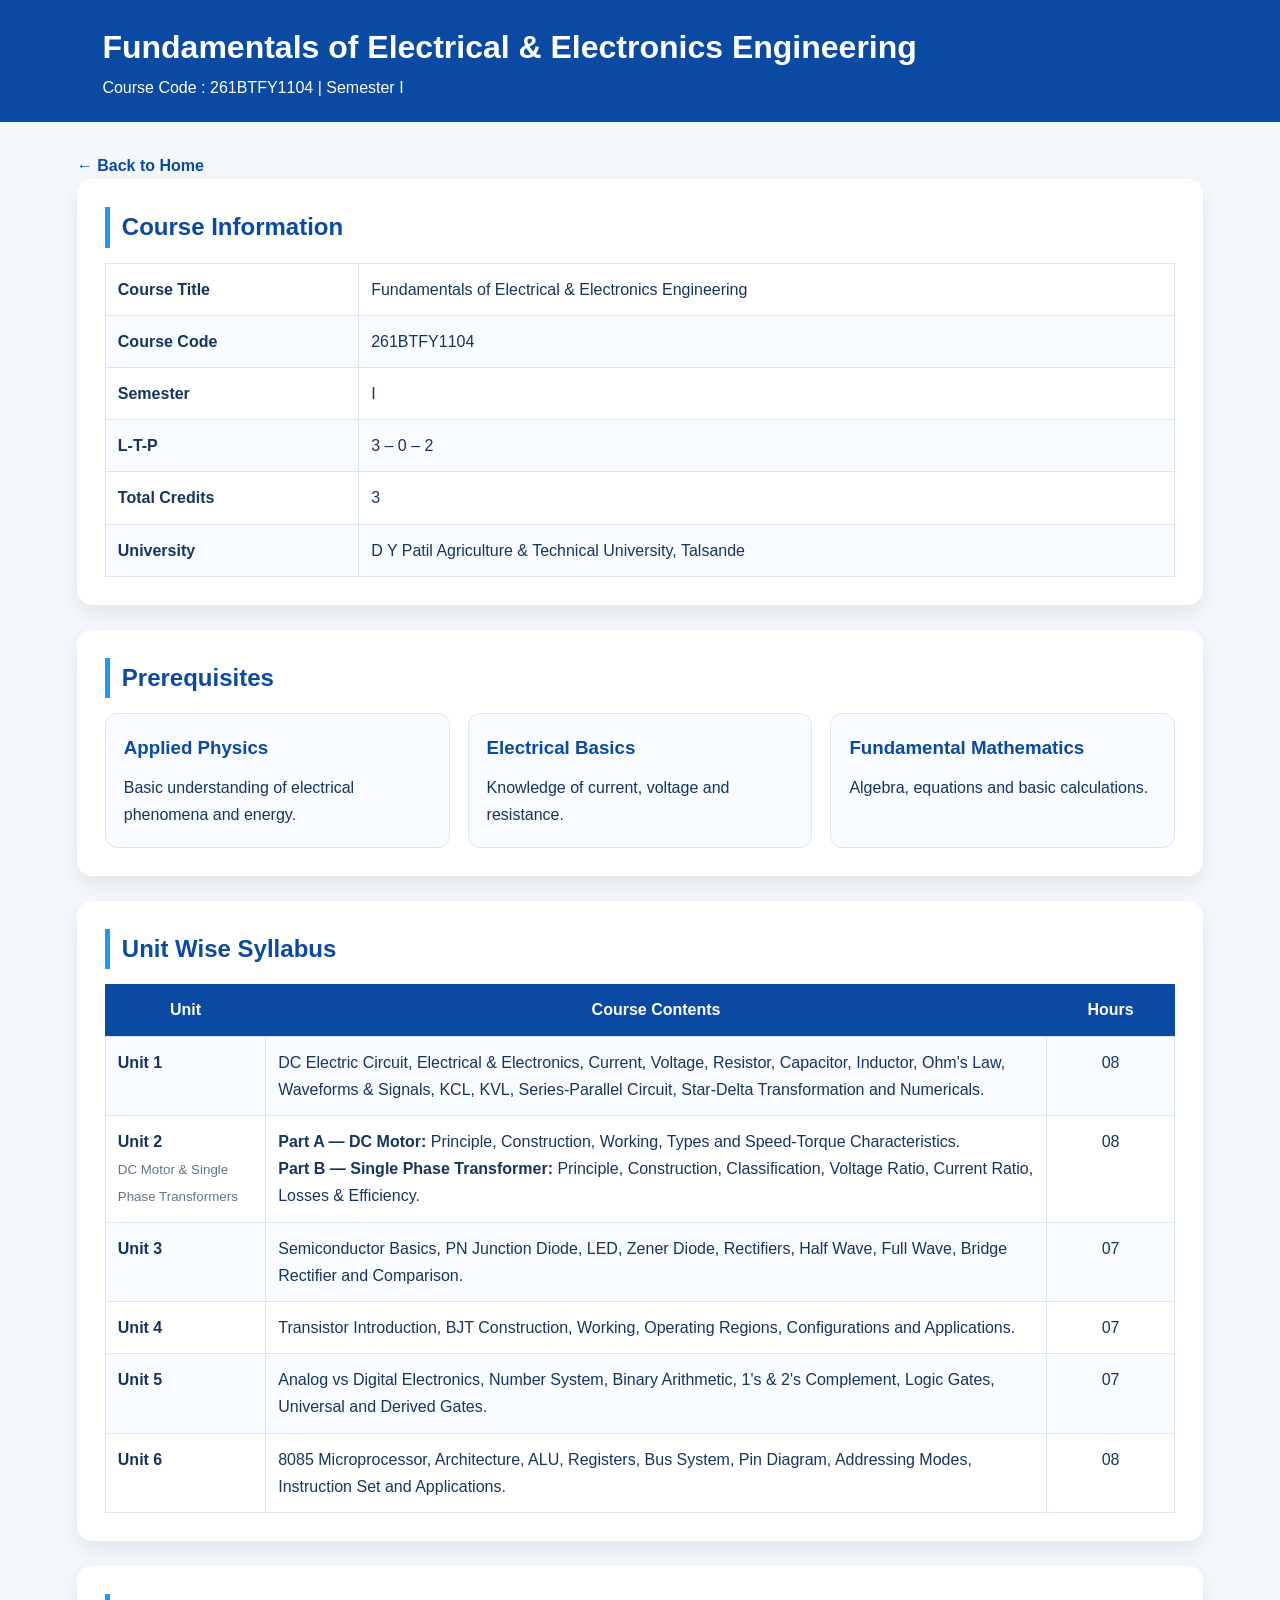
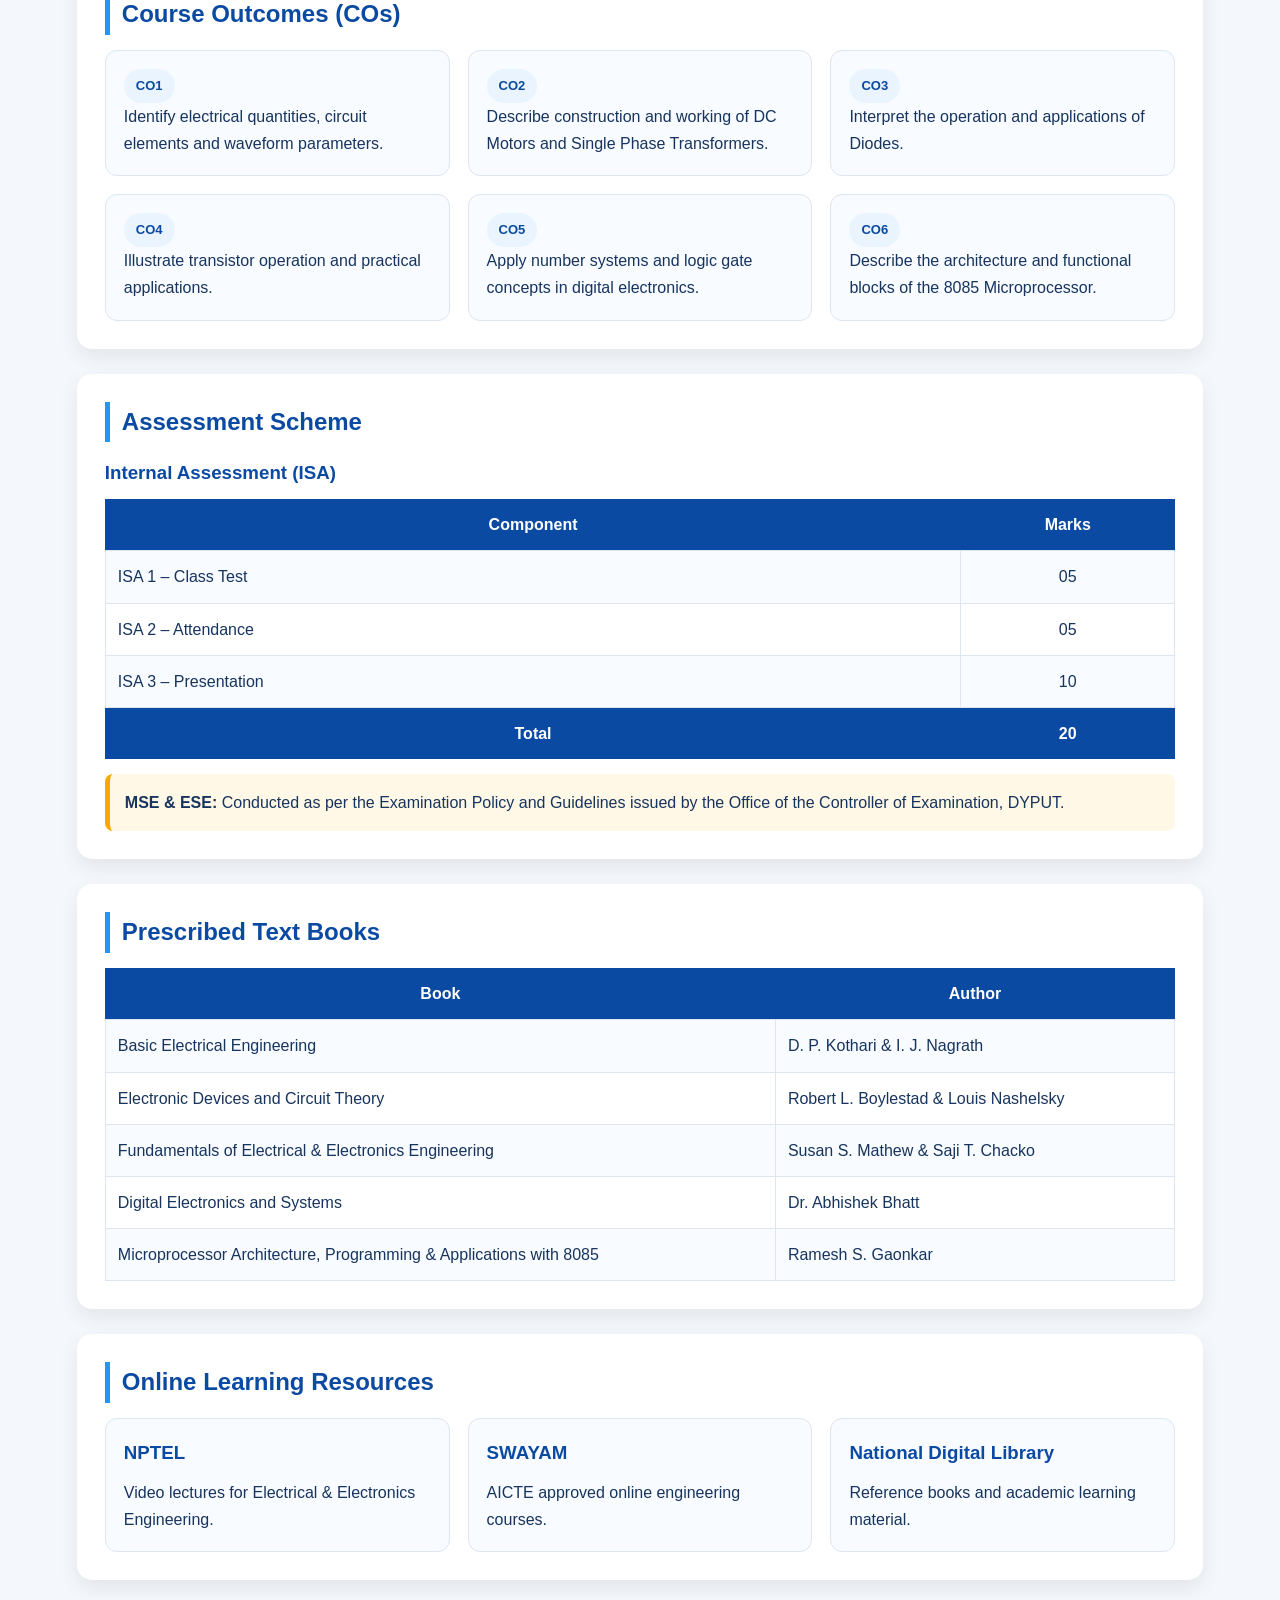
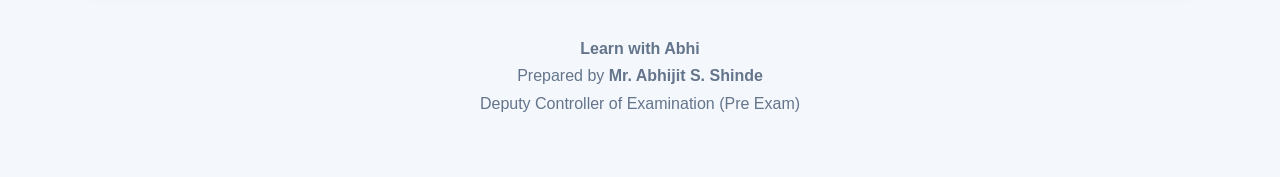
<file: syllabus.html>
<!DOCTYPE html>
<html lang="en">
<head>
<meta charset="UTF-8">
<meta name="viewport" content="width=device-width, initial-scale=1.0">
<title>Course Syllabus | Learn with Abhi</title>

<style>
*{margin:0;padding:0;box-sizing:border-box;font-family:Arial,Helvetica,sans-serif}
body{background:#F4F8FC;color:#17345E;line-height:1.7}
header{background:#0B4AA2;color:#fff;padding:20px 8%}
.container{width:88%;margin:30px auto}
.section{background:#fff;padding:28px;border-radius:15px;
box-shadow:0 8px 20px rgba(0,0,0,.08);margin-bottom:25px}
h2{color:#0B4AA2;margin-bottom:15px;border-left:5px solid #2196F3;padding-left:12px}
table{width:100%;border-collapse:collapse}
th{background:#0B4AA2;color:#fff;padding:12px}
td{border:1px solid #DCE5F0;padding:12px;vertical-align:top}
tr:nth-child(even){background:#F8FBFF}
.back{text-decoration:none;color:#0B4AA2;font-weight:bold}
.grid{display:grid;grid-template-columns:repeat(auto-fit,minmax(280px,1fr));gap:18px}
.card{background:#F8FBFF;border:1px solid #DCE5F0;border-radius:12px;padding:18px}
.card h3{color:#0B4AA2;margin-bottom:10px}
.badge{display:inline-block;background:#EAF4FF;color:#0B4AA2;
padding:6px 12px;border-radius:20px;font-size:13px;font-weight:bold}
.note{background:#FFF8E6;border-left:5px solid orange;padding:15px;border-radius:8px;margin-top:15px}
footer{text-align:center;padding:30px;color:#64748B}
</style>
</head>

<body>

<header>
<h1>Fundamentals of Electrical & Electronics Engineering</h1>
<p>Course Code : 261BTFY1104 | Semester I</p>
</header>

<div class="container">

<a href="index.html" class="back">← Back to Home</a>

<div class="section">

<h2>Course Information</h2>

<table>
<tr><td><b>Course Title</b></td><td>Fundamentals of Electrical & Electronics Engineering</td></tr>
<tr><td><b>Course Code</b></td><td>261BTFY1104</td></tr>
<tr><td><b>Semester</b></td><td>I</td></tr>
<tr><td><b>L-T-P</b></td><td>3 – 0 – 2</td></tr>
<tr><td><b>Total Credits</b></td><td>3</td></tr>
<tr><td><b>University</b></td><td>D Y Patil Agriculture & Technical University, Talsande</td></tr>
</table>

</div>

<div class="section">

<h2>Prerequisites</h2>

<div class="grid">

<div class="card">
<h3>Applied Physics</h3>
<p>Basic understanding of electrical phenomena and energy.</p>
</div>

<div class="card">
<h3>Electrical Basics</h3>
<p>Knowledge of current, voltage and resistance.</p>
</div>

<div class="card">
<h3>Fundamental Mathematics</h3>
<p>Algebra, equations and basic calculations.</p>
</div>

</div>

</div>

<div class="section">

<h2>Unit Wise Syllabus</h2>

<table>
<tr>
<th width="15%">Unit</th>
<th>Course Contents</th>
<th width="12%">Hours</th>
</tr>

<tr>
<td><b>Unit 1</b></td>
<td>DC Electric Circuit, Electrical & Electronics, Current, Voltage, Resistor, Capacitor, Inductor, Ohm's Law, Waveforms & Signals, KCL, KVL, Series-Parallel Circuit, Star-Delta Transformation and Numericals.</td>
<td align="center">08</td>
</tr>

<tr>
<td><b>Unit 2</b><br><small style="color:#64748B;">DC Motor &amp; Single Phase Transformers</small></td>
<td><b>Part A — DC Motor:</b> Principle, Construction, Working, Types and Speed-Torque Characteristics.<br><b>Part B — Single Phase Transformer:</b> Principle, Construction, Classification, Voltage Ratio, Current Ratio, Losses &amp; Efficiency.</td>
<td align="center">08</td>
</tr>

<tr>
<td><b>Unit 3</b></td>
<td>Semiconductor Basics, PN Junction Diode, LED, Zener Diode, Rectifiers, Half Wave, Full Wave, Bridge Rectifier and Comparison.</td>
<td align="center">07</td>
</tr>

<tr>
<td><b>Unit 4</b></td>
<td>Transistor Introduction, BJT Construction, Working, Operating Regions, Configurations and Applications.</td>
<td align="center">07</td>
</tr>

<tr>
<td><b>Unit 5</b></td>
<td>Analog vs Digital Electronics, Number System, Binary Arithmetic, 1's & 2's Complement, Logic Gates, Universal and Derived Gates.</td>
<td align="center">07</td>
</tr>

<tr>
<td><b>Unit 6</b></td>
<td>8085 Microprocessor, Architecture, ALU, Registers, Bus System, Pin Diagram, Addressing Modes, Instruction Set and Applications.</td>
<td align="center">08</td>
</tr>

</table>

</div>

<div class="section">

<h2>Course Outcomes (COs)</h2>

<div class="grid">

<div class="card">
<span class="badge">CO1</span>
<p>Identify electrical quantities, circuit elements and waveform parameters.</p>
</div>

<div class="card">
<span class="badge">CO2</span>
<p>Describe construction and working of DC Motors and Single Phase Transformers.</p>
</div>

<div class="card">
<span class="badge">CO3</span>
<p>Interpret the operation and applications of Diodes.</p>
</div>

<div class="card">
<span class="badge">CO4</span>
<p>Illustrate transistor operation and practical applications.</p>
</div>

<div class="card">
<span class="badge">CO5</span>
<p>Apply number systems and logic gate concepts in digital electronics.</p>
</div>

<div class="card">
<span class="badge">CO6</span>
<p>Describe the architecture and functional blocks of the 8085 Microprocessor.</p>
</div>

</div>

</div>

<div class="section">

<h2>Assessment Scheme</h2>

<h3 style="margin-bottom:10px;color:#0B4AA2;">Internal Assessment (ISA)</h3>

<table>
<tr><th>Component</th><th width="20%">Marks</th></tr>
<tr><td>ISA 1 – Class Test</td><td align="center">05</td></tr>
<tr><td>ISA 2 – Attendance</td><td align="center">05</td></tr>
<tr><td>ISA 3 – Presentation</td><td align="center">10</td></tr>
<tr><th>Total</th><th>20</th></tr>
</table>

<div class="note">
<b>MSE & ESE:</b> Conducted as per the Examination Policy and Guidelines issued by the Office of the Controller of Examination, DYPUT.
</div>

</div>

<div class="section">

<h2>Prescribed Text Books</h2>

<table>
<tr>
<th>Book</th>
<th>Author</th>
</tr>

<tr>
<td>Basic Electrical Engineering</td>
<td>D. P. Kothari & I. J. Nagrath</td>
</tr>

<tr>
<td>Electronic Devices and Circuit Theory</td>
<td>Robert L. Boylestad & Louis Nashelsky</td>
</tr>

<tr>
<td>Fundamentals of Electrical & Electronics Engineering</td>
<td>Susan S. Mathew & Saji T. Chacko</td>
</tr>

<tr>
<td>Digital Electronics and Systems</td>
<td>Dr. Abhishek Bhatt</td>
</tr>

<tr>
<td>Microprocessor Architecture, Programming & Applications with 8085</td>
<td>Ramesh S. Gaonkar</td>
</tr>

</table>

</div>

<div class="section">

<h2>Online Learning Resources</h2>

<div class="grid">

<div class="card">
<h3>NPTEL</h3>
<p>Video lectures for Electrical & Electronics Engineering.</p>
</div>

<div class="card">
<h3>SWAYAM</h3>
<p>AICTE approved online engineering courses.</p>
</div>

<div class="card">
<h3>National Digital Library</h3>
<p>Reference books and academic learning material.</p>
</div>

</div>

</div>

<footer>

<b>Learn with Abhi</b><br>
Prepared by <b>Mr. Abhijit S. Shinde</b><br>
Deputy Controller of Examination (Pre Exam)

</footer>

</div>

</body>
</html>
</file>
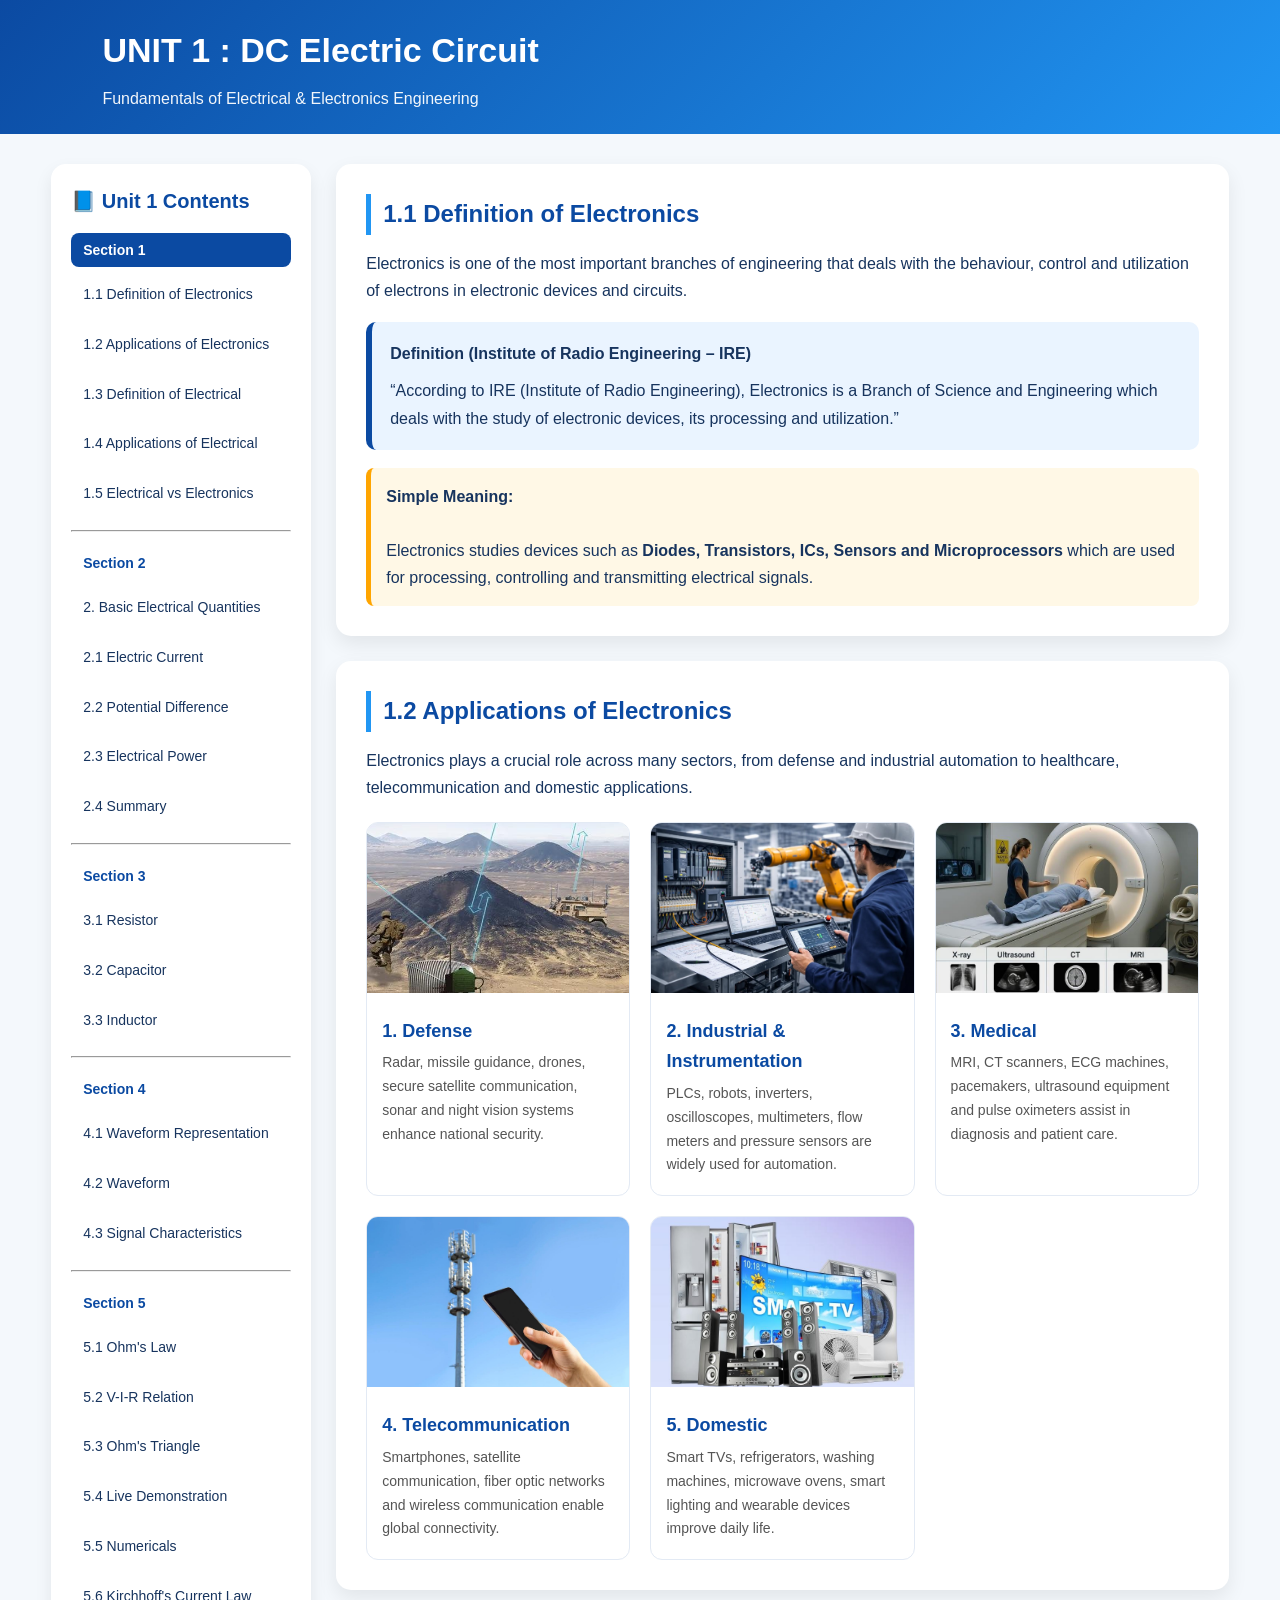
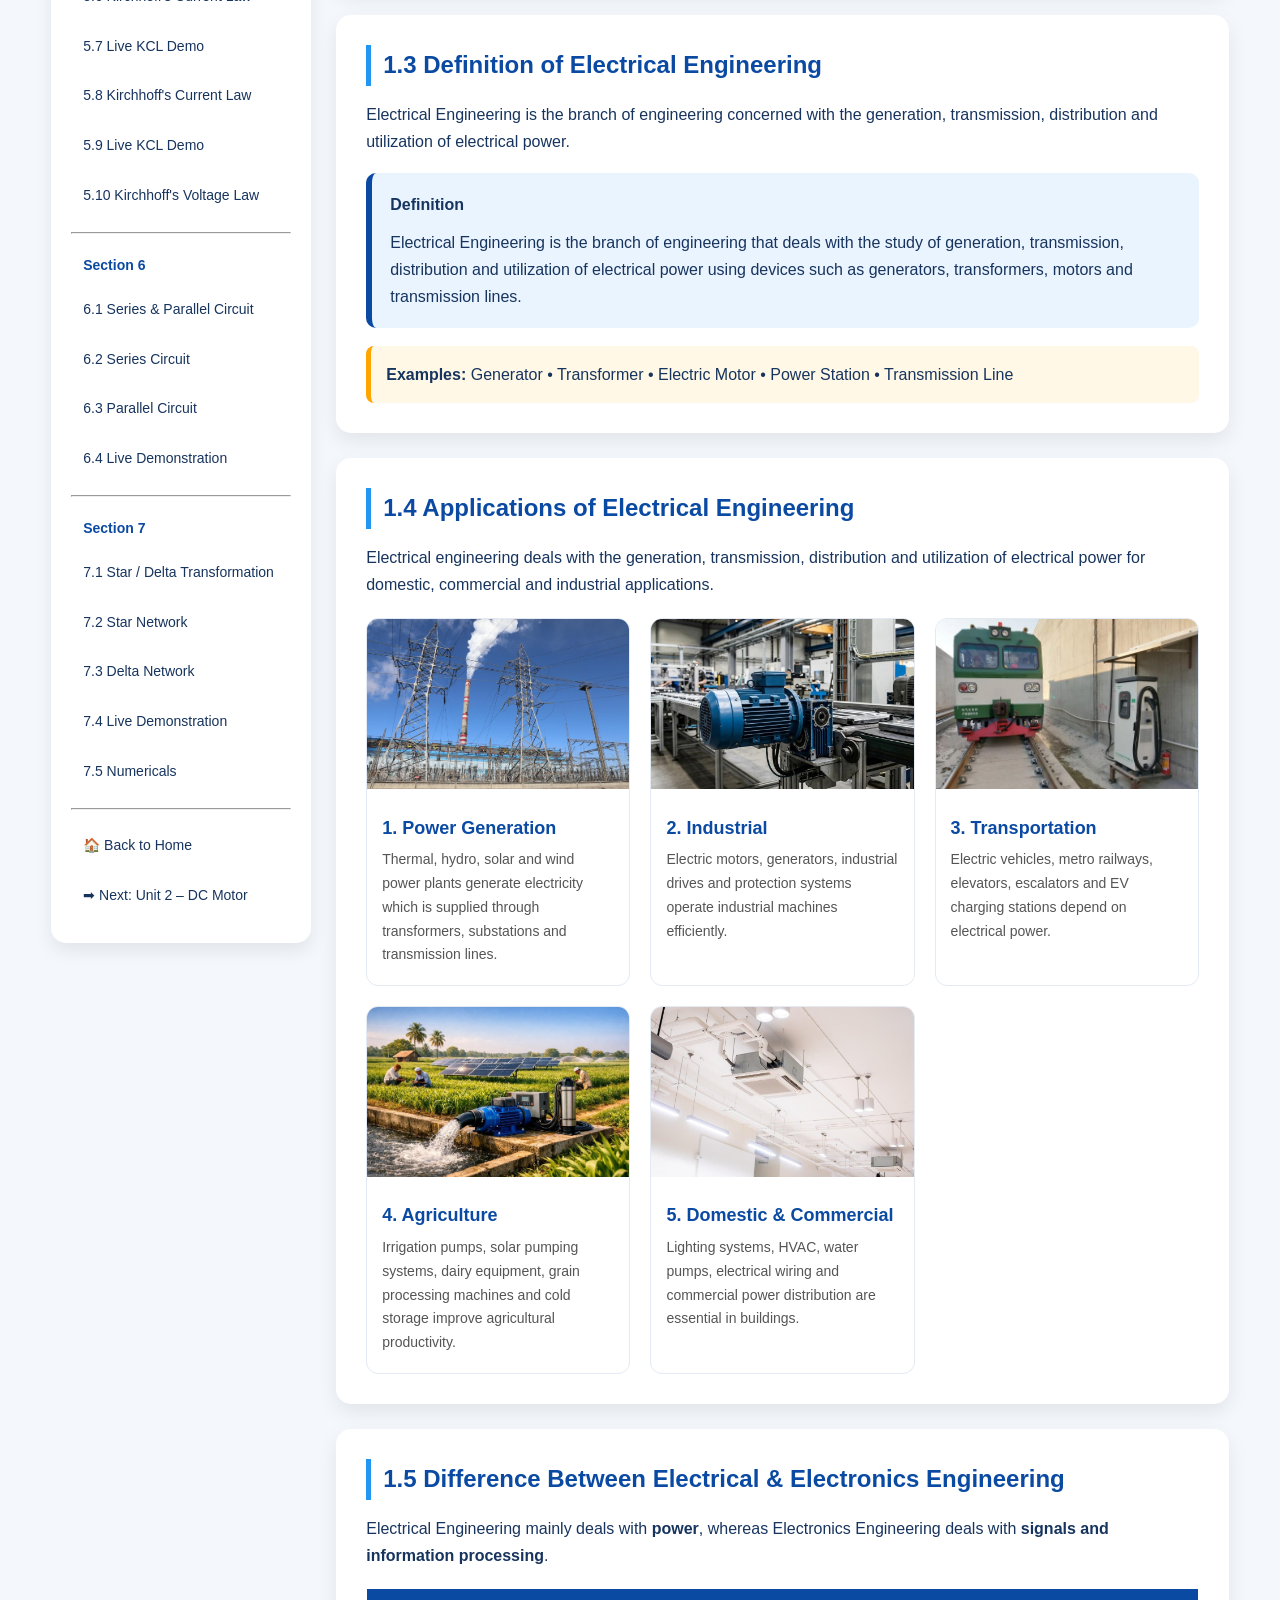
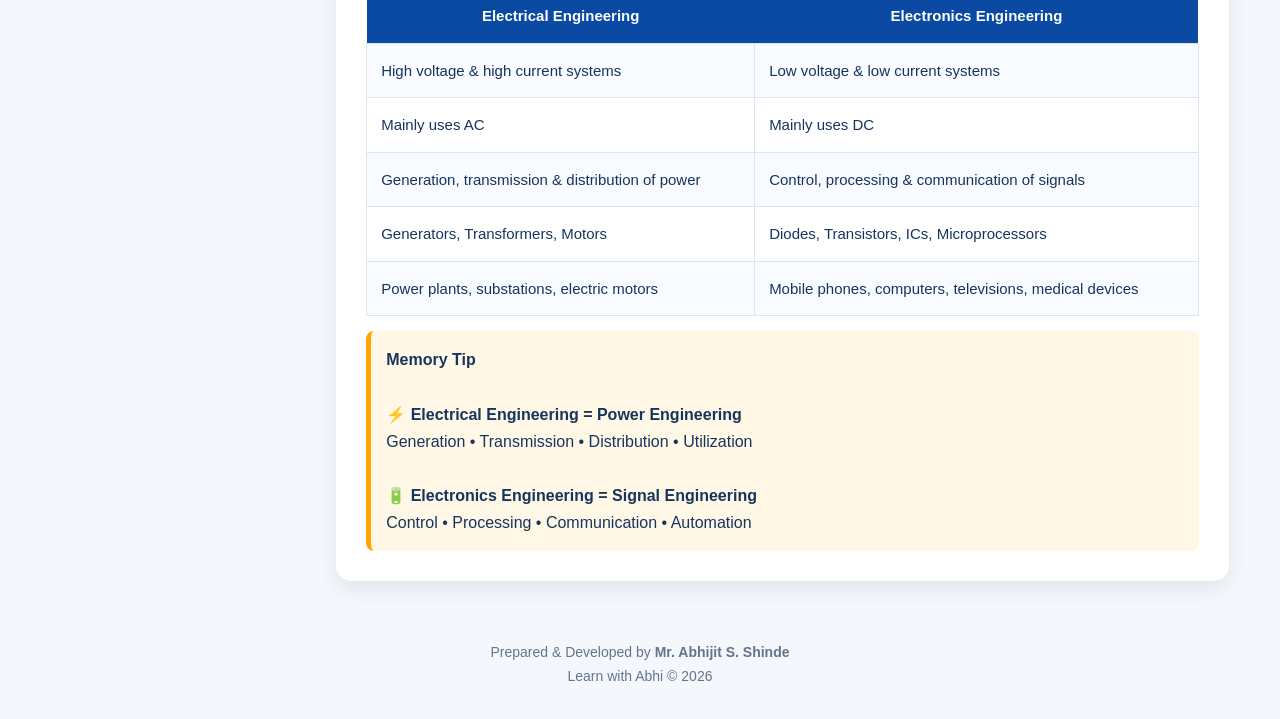
<file: units/unit1.html>
<!DOCTYPE html>
<html lang="en">
<head>
<meta charset="UTF-8">
<meta name="viewport" content="width=device-width, initial-scale=1.0">
<title>Unit 1 | DC Electric Circuit</title>

<style>
*{
margin:0;
padding:0;
box-sizing:border-box;
font-family:Arial,Helvetica,sans-serif;
scroll-behavior:smooth;
}

body{
background:#F4F8FC;
color:#17345E;
line-height:1.7;
}

/* Header */

header{
background:linear-gradient(135deg,#0B4AA2,#2196F3);
color:white;
padding:22px 8%;
}

header h1{
font-size:34px;
margin-bottom:5px;
}

header p{
opacity:.95;
}

/* Layout */

.container{
width:92%;
margin:30px auto;
display:grid;
grid-template-columns:260px 1fr;
gap:25px;
align-items:start;
}

/* Left Navigation */

.toc{
position:sticky;
top:20px;
background:white;
padding:20px;
border-radius:15px;
box-shadow:0 8px 18px rgba(0,0,0,.08);
height:fit-content;
}

.toc h3{
color:#0B4AA2;
margin-bottom:15px;
font-size:20px;
}

.toc a{
display:block;
padding:10px 12px;
text-decoration:none;
color:#17345E;
border-radius:8px;
font-size:14px;
margin-bottom:6px;
transition:.3s;
}

.toc a:hover{
background:#EAF4FF;
color:#0B4AA2;
padding-left:18px;
font-weight:bold;
}

.toc-group-btn{
display:block;
width:100%;
text-align:left;
background:none;
border:none;
font-family:inherit;
font-size:14px;
font-weight:bold;
color:#0B4AA2;
padding:9px 12px;
margin-bottom:6px;
border-radius:8px;
cursor:pointer;
transition:.3s;
}

.toc-group-btn:hover{
background:#EAF4FF;
}

.toc-group-btn.active{
background:#0B4AA2;
color:#fff;
}

.toc-group-btn.locked{
color:#94A3B8;
}

.toc-group-btn.locked.active{
background:#94A3B8;
color:#fff;
}

/* Content */

.content{
display:flex;
flex-direction:column;
gap:25px;
}

.section{
background:white;
padding:30px;
border-radius:15px;
box-shadow:0 8px 20px rgba(0,0,0,.08);
}

/* Student mode: unreleased whole sections stay out of the LMS page. */
.section.locked-section{
display:none;
}

/* Section palette: only the clicked "Section N" group is shown at a time. */
.section.toc-hidden{
display:none;
}

/* Shown at the right when a student clicks into a still-locked section. */
.locked-message{
background:#F8FAFC;
border:2px dashed #CBD5E1;
text-align:center;
padding:50px 25px;
}

.locked-message h2{
border:none;
padding:0;
margin-bottom:12px;
color:#64748B;
}

.locked-message p{
color:#64748B;
font-size:15px;
line-height:1.6;
}

.section h2{
color:#0B4AA2;
border-left:5px solid #2196F3;
padding-left:12px;
margin-bottom:15px;
}

.definition{
background:#EAF4FF;
padding:18px;
border-left:6px solid #0B4AA2;
border-radius:10px;
margin:18px 0;
}

.note{
background:#FFF8E6;
padding:15px;
border-left:5px solid orange;
border-radius:8px;
margin-top:15px;
}

/* Cards */

.grid{
display:grid;
grid-template-columns:repeat(auto-fit,minmax(230px,1fr));
gap:20px;
margin-top:20px;
}

.card{
background:white;
border:1px solid #E3EAF4;
border-radius:12px;
overflow:hidden;
transition:.3s;
}

.card:hover{
transform:translateY(-5px);
box-shadow:0 10px 18px rgba(0,0,0,.08);
}

.card img{
width:100%;
height:170px;
object-fit:cover;
}

.diagram-img,
.card img.diagram-img{
max-width:100%;
height:auto;
object-fit:contain;
display:block;
margin:20px auto;
border:1px solid #E3EAF4;
border-radius:12px;
box-shadow:0 4px 14px rgba(0,0,0,.06);
}

.card h3{
padding:15px 15px 5px;
color:#0B4AA2;
font-size:18px;
}

.card p{
padding:0 15px 18px;
font-size:14px;
color:#555;
}

/* Table */

.comparison{
width:100%;
border-collapse:collapse;
margin-top:20px;
font-size:15px;
}

.comparison th{
background:#0B4AA2;
color:white;
padding:14px;
}

.comparison td{
border:1px solid #DCE5F0;
padding:14px;
vertical-align:top;
}

.comparison tr:nth-child(even){
background:#F8FBFF;
}

/* Footer */

footer{
text-align:center;
padding:30px;
color:#64748B;
font-size:14px;
}

/* Mobile */

@media(max-width:900px){

.container{
grid-template-columns:1fr;
}

.toc{
position:relative;
top:0;
}

}
</style>

</head>

<body>

<script>

// ===============================
// TEACHER / STUDENT MODE
// ===============================

// true  = Teacher (all sections visible)
// false = Student (GitHub Live)
const teacherMode = false;

// Unlock complete sections
// 1 = Introduction
// 2 = Basic Electrical Quantities
// 3 = Passive Components
// 4 = Waveform Representation
// 5 = Ohm's Law + KCL + KVL
const unlockedSection = 7;

</script>

<header>
<h1>UNIT 1 : DC Electric Circuit</h1>
<p>Fundamentals of Electrical & Electronics Engineering</p>
</header>

<div class="container">

<!-- LEFT PALETTE -->

<aside class="toc">

<h3>📘 Unit 1 Contents</h3>

<button type="button" class="toc-group-btn" data-section-jump="1">Section 1</button>

<a href="#intro">1.1 Definition of Electronics</a>
<a href="#eapp">1.2 Applications of Electronics</a>
<a href="#electrical">1.3 Definition of Electrical</a>
<a href="#elapp">1.4 Applications of Electrical</a>
<a href="#difference">1.5 Electrical vs Electronics</a>

<hr style="margin:14px 0;">

<button type="button" class="toc-group-btn" data-section-jump="2">Section 2</button>

<a href="#current">2. Basic Electrical Quantities</a>
<a href="#current1">2.1 Electric Current</a>
<a href="#voltage">2.2 Potential Difference</a>
<a href="#power">2.3 Electrical Power</a>
<a href="#summary">2.4 Summary</a>

<hr style="margin:14px 0;">

<button type="button" class="toc-group-btn" data-section-jump="3">Section 3</button>

<a href="#resistor">3.1 Resistor</a>
<a href="#capacitor">3.2 Capacitor</a>
<a href="#inductor">3.3 Inductor</a>

<hr style="margin:14px 0;">

<button type="button" class="toc-group-btn" data-section-jump="4">Section 4</button>

<a href="#waveform">4.1 Waveform Representation</a>
<a href="#wave-rep">4.2 Waveform</a>
<a href="#signal-char">4.3 Signal Characteristics</a>

<hr style="margin:14px 0;">

<button type="button" class="toc-group-btn" data-section-jump="5">Section 5</button>

<a href="#ohm">5.1 Ohm's Law</a>
<a href="#relationship">5.2 V-I-R Relation</a>
<a href="#triangle">5.3 Ohm's Triangle</a>
<a href="#liveohm">5.4 Live Demonstration</a>
<a href="#numericals">5.5 Numericals</a>
<a href="#kcl">5.6 Kirchhoff's Current Law</a>
<a href="#liveohm">5.7 Live KCL Demo</a>
<a href="#kcl">5.8 Kirchhoff's Current Law</a>
<a href="#liveohm">5.9 Live KCL Demo</a>
<a href="#kcl">5.10 Kirchhoff's Voltage Law</a>

<hr style="margin:14px 0;">

<button type="button" class="toc-group-btn" data-section-jump="6">Section 6</button>

<a href="#seriesparallel">6.1 Series & Parallel Circuit</a>
<a href="#seriesparallel">6.2 Series Circuit</a>
<a href="#seriesparallel">6.3 Parallel Circuit</a>
<a href="#seriesparallel">6.4 Live Demonstration</a>

<hr style="margin:14px 0;">

<button type="button" class="toc-group-btn" data-section-jump="7">Section 7</button>

<a href="#stardelta">7.1 Star / Delta Transformation</a>
<a href="#stardelta">7.2 Star Network</a>
<a href="#stardelta">7.3 Delta Network</a>
<a href="#stardelta">7.4 Live Demonstration</a>
<a href="#stardelta">7.5 Numericals</a>

<hr style="margin:14px 0;">

<a href="../index.html">🏠 Back to Home</a>
<a href="unit2.html">➡ Next: Unit 2 – DC Motor</a>

</aside>

<!-- RIGHT CONTENT -->

<div class="content">

<!-- Electronics -->
<div class="section" id="intro" data-section="1" data-toc-section="1">

<h2>1.1 Definition of Electronics</h2>

<p>
Electronics is one of the most important branches of engineering that deals with
the behaviour, control and utilization of electrons in electronic devices and circuits.
</p>

<div class="definition">

<b>Definition (Institute of Radio Engineering – IRE)</b>

<p style="margin-top:10px;">
“According to IRE (Institute of Radio Engineering), Electronics is a Branch of Science and Engineering which deals with the study of electronic devices, its processing and utilization.”
</p>

</div>

<div class="note">

<b>Simple Meaning:</b><br><br>

Electronics studies devices such as <b>Diodes, Transistors, ICs, Sensors and Microprocessors</b> which are used for processing, controlling and transmitting electrical signals.

</div>

</div>

<!-- Electronics Applications -->

<section class="section" id="eapp" data-toc-section="1">

<h2>1.2 Applications of Electronics</h2>

<p>
Electronics plays a crucial role across many sectors, from defense and industrial automation to healthcare, telecommunication and domestic applications.
</p>

<div class="grid">

<div class="card">
<img src="../assets/images/unit1/defense.jpg">
<h3>1. Defense</h3>
<p>Radar, missile guidance, drones, secure satellite communication, sonar and night vision systems enhance national security.</p>
</div>

<div class="card">
<img src="../assets/images/unit1/industrial.jpg">
<h3>2. Industrial & Instrumentation</h3>
<p>PLCs, robots, inverters, oscilloscopes, multimeters, flow meters and pressure sensors are widely used for automation.</p>
</div>

<div class="card">
<img src="../assets/images/unit1/medical.jpg">
<h3>3. Medical</h3>
<p>MRI, CT scanners, ECG machines, pacemakers, ultrasound equipment and pulse oximeters assist in diagnosis and patient care.</p>
</div>

<div class="card">
<img src="../assets/images/unit1/telecom.jpg">
<h3>4. Telecommunication</h3>
<p>Smartphones, satellite communication, fiber optic networks and wireless communication enable global connectivity.</p>
</div>

<div class="card">
<img src="../assets/images/unit1/domestic.jpg">
<h3>5. Domestic</h3>
<p>Smart TVs, refrigerators, washing machines, microwave ovens, smart lighting and wearable devices improve daily life.</p>
</div>

</div>

</section>

<!-- Electrical -->

<section class="section" id="electrical" data-toc-section="1">

<h2>1.3 Definition of Electrical Engineering</h2>

<p>
Electrical Engineering is the branch of engineering concerned with the generation, transmission, distribution and utilization of electrical power.
</p>

<div class="definition">

<b>Definition</b>

<p style="margin-top:10px;">
Electrical Engineering is the branch of engineering that deals with the study of generation, transmission, distribution and utilization of electrical power using devices such as generators, transformers, motors and transmission lines.
</p>

</div>

<div class="note">

<b>Examples:</b> Generator • Transformer • Electric Motor • Power Station • Transmission Line

</div>

</section>

<!-- Electrical Applications -->

<section class="section" id="elapp" data-toc-section="1">

<h2>1.4 Applications of Electrical Engineering</h2>

<p>
Electrical engineering deals with the generation, transmission, distribution and utilization of electrical power for domestic, commercial and industrial applications.
</p>

<div class="grid">

<div class="card">
<img src="../assets/images/unit1/powergen.jpg">
<h3>1. Power Generation</h3>
<p>Thermal, hydro, solar and wind power plants generate electricity which is supplied through transformers, substations and transmission lines.</p>
</div>

<div class="card">
<img src="../assets/images/unit1/industrialele.jpg">
<h3>2. Industrial</h3>
<p>Electric motors, generators, industrial drives and protection systems operate industrial machines efficiently.</p>
</div>

<div class="card">
<img src="../assets/images/unit1/transp.jpg">
<h3>3. Transportation</h3>
<p>Electric vehicles, metro railways, elevators, escalators and EV charging stations depend on electrical power.</p>
</div>

<div class="card">
<img src="../assets/images/unit1/agri.jpg">
<h3>4. Agriculture</h3>
<p>Irrigation pumps, solar pumping systems, dairy equipment, grain processing machines and cold storage improve agricultural productivity.</p>
</div>

<div class="card">
<img src="../assets/images/unit1/domele.jpg">
<h3>5. Domestic & Commercial</h3>
<p>Lighting systems, HVAC, water pumps, electrical wiring and commercial power distribution are essential in buildings.</p>
</div>

</div>

</section>

<!-- Difference -->

<section class="section" id="difference" data-toc-section="1">

<h2>1.5 Difference Between Electrical & Electronics Engineering</h2>

<p>
Electrical Engineering mainly deals with <b>power</b>, whereas Electronics Engineering deals with <b>signals and information processing</b>.
</p>

<table class="comparison">

<tr>
<th>Electrical Engineering</th>
<th>Electronics Engineering</th>
</tr>

<tr>
<td>High voltage & high current systems</td>
<td>Low voltage & low current systems</td>
</tr>

<tr>
<td>Mainly uses AC</td>
<td>Mainly uses DC</td>
</tr>

<tr>
<td>Generation, transmission & distribution of power</td>
<td>Control, processing & communication of signals</td>
</tr>

<tr>
<td>Generators, Transformers, Motors</td>
<td>Diodes, Transistors, ICs, Microprocessors</td>
</tr>

<tr>
<td>Power plants, substations, electric motors</td>
<td>Mobile phones, computers, televisions, medical devices</td>
</tr>

</table>

<div class="note">

<b>Memory Tip</b><br><br>

⚡ <b>Electrical Engineering = Power Engineering</b><br>
Generation • Transmission • Distribution • Utilization

<br><br>

🔋 <b>Electronics Engineering = Signal Engineering</b><br>
Control • Processing • Communication • Automation

</div>

</section>

  <!-- ===================================================== -->
<!-- 2. BASIC ELECTRICAL QUANTITIES -->
<!-- ===================================================== -->

<div class="section" id="current" data-section="2" data-toc-section="2">

<h2>2. Basic Electrical Quantities</h2>

<p>
Electrical quantities are the measurable parameters used to describe the behavior
of an electrical circuit. The three most fundamental quantities are
<strong>Current (I)</strong>, <strong>Voltage (V)</strong>, and
<strong>Power (P)</strong>.
</p>

</div>

<!-- ===================================================== -->
<!-- 2.1 CURRENT -->
<!-- ===================================================== -->

<section class="section" id="current1" data-toc-section="2">

<h2>2.1 Electric Current (I)</h2>

<h3>Definition</h3>

<p>
Electric current is the <strong>rate of flow of electric charge</strong> through a conductor.
It is the movement of electrons caused by the applied voltage.
</p>

<div class="definition">

<b>Standard Definition</b>

<p>
Electric Current is the rate at which electric charge flows through a conductor.
</p>

</div>

<div class="note">

<b>Other Names:</b><br>
Current • Electric Current • Flow of Charge • Line Current

</div>

<h3>Unit & Symbol</h3>

<table class="comparison">

<tr><th>Quantity</th><th>Value</th></tr>
<tr><td>Symbol</td><td><b>I</b></td></tr>
<tr><td>SI Unit</td><td>Ampere (A)</td></tr>
<tr><td>Measuring Instrument</td><td>Ammeter</td></tr>

</table>

<h3>Formula</h3>

<div class="definition" style="text-align:center; font-size:28px;">
<b>I = Q / t</b>
</div>

<p><b>Where:</b></p>

<ul style="margin-left:20px;">
<li>I = Current (Ampere)</li>
<li>Q = Electric Charge (Coulomb)</li>
<li>t = Time (Second)</li>
</ul>

<h3>Current Flow Diagram</h3>

<svg viewBox="0 0 320 120" width="100%">

<rect x="10" y="40" width="50" height="40" rx="4" fill="#F59E0B"/>
<text x="35" y="63" font-size="9" text-anchor="middle" fill="white">Battery</text>

<line x1="60" y1="60" x2="250" y2="60" stroke="#0B4AA2" stroke-width="2"/>

<rect x="250" y="40" width="55" height="40" rx="4" fill="#64748B"/>
<text x="278" y="63" font-size="9" text-anchor="middle" fill="white">Load</text>

<polygon points="120,55 140,60 120,65" fill="#16A34A"/>
<text x="145" y="48" font-size="9" fill="#16A34A">Current (I)</text>

</svg>

<h3>Worked Example</h3>

<p><b>Question:</b> If 10 Coulombs of charge flow in 2 seconds, calculate the current.</p>

<div class="definition">

<b>Solution</b>

<p>Given: Q = 10 C, t = 2 s</p>

<p><b>I = Q / t</b></p>

<p><b>I = 10 / 2 = 5 A</b></p>

</div>

<div class="note">

<b>Answer:</b> Current = <b>5 Ampere</b>

</div>

</section>

<!-- ===================================================== -->
<!-- 2.2 VOLTAGE -->
<!-- ===================================================== -->

<section class="section" id="voltage" data-toc-section="2">

<h2>2.2 Potential Difference (Voltage)</h2>

<h3>Definition</h3>

<p>
Potential Difference is the <strong>work done to move one Coulomb of charge</strong>
from one point to another. It is the driving force that causes current to flow.
</p>

<div class="definition">

<b>Standard Definition</b>

<p>
Potential Difference is the amount of work done in moving a unit positive charge
between two points in an electrical circuit.
</p>

</div>

<div class="note">

<b>Other Names:</b><br>
Voltage • Potential Difference • Electric Potential • EMF (when produced by a battery)

</div>

<h3>Unit & Symbol</h3>

<table class="comparison">

<tr><th>Quantity</th><th>Value</th></tr>
<tr><td>Symbol</td><td><b>V</b></td></tr>
<tr><td>SI Unit</td><td>Volt (V)</td></tr>
<tr><td>Measuring Instrument</td><td>Voltmeter</td></tr>

</table>

<h3>Formula</h3>

<div class="definition" style="text-align:center; font-size:28px;">
<b>V = W / Q</b>
</div>

<p><b>Where:</b></p>

<ul style="margin-left:20px;">
<li>V = Voltage (Volt)</li>
<li>W = Work Done (Joule)</li>
<li>Q = Charge (Coulomb)</li>
</ul>

<h3>Voltage Across a Load</h3>

<svg viewBox="0 0 320 120" width="100%">

<rect x="20" y="35" width="45" height="50" fill="#F59E0B"/>
<text x="42" y="58" font-size="9" text-anchor="middle" fill="white">12V</text>

<line x1="65" y1="60" x2="135" y2="60" stroke="#0B4AA2" stroke-width="2"/>

<rect x="135" y="40" width="60" height="40" fill="#64748B"/>
<text x="165" y="63" font-size="9" text-anchor="middle" fill="white">Load</text>

<line x1="195" y1="60" x2="280" y2="60" stroke="#0B4AA2" stroke-width="2"/>

<text x="90" y="48" font-size="9" fill="#DC2626">Voltage (V)</text>

</svg>

<h3>Worked Example</h3>

<p><b>Question:</b> A battery performs 24 J of work to move 6 C of charge. Find the voltage.</p>

<div class="definition">

<b>Solution</b>

<p>Given: W = 24 J, Q = 6 C</p>

<p><b>V = W / Q</b></p>

<p><b>V = 24 / 6 = 4 Volt</b></p>

</div>

<div class="note">

<b>Answer:</b> Voltage = <b>4 Volt</b>

</div>

</section>

<!-- ===================================================== -->
<!-- 2.3 POWER -->
<!-- ===================================================== -->

<section class="section" id="power" data-toc-section="2">

<h2>2.3 Electrical Power (P)</h2>

<h3>Definition</h3>

<p>
Electrical Power is the <strong>rate at which electrical energy is consumed or produced</strong>.
It indicates how much electrical work is performed in one second.
</p>

<div class="definition">

<b>Standard Definition</b>

<p>
Electrical Power is the rate of conversion of electrical energy into another form of energy.
</p>

</div>

<div class="note">

<b>Other Name:</b> Electric Power

</div>

<h3>Unit & Symbol</h3>

<table class="comparison">

<tr><th>Quantity</th><th>Value</th></tr>
<tr><td>Symbol</td><td><b>P</b></td></tr>
<tr><td>SI Unit</td><td>Watt (W)</td></tr>
<tr><td>Measuring Instrument</td><td>Wattmeter</td></tr>

</table>

<h3>Formula</h3>

<div class="definition" style="text-align:center; font-size:28px;">
<b>P = V × I</b>
</div>

<p><b>Where:</b></p>

<ul style="margin-left:20px;">
<li>P = Power (Watt)</li>
<li>V = Voltage (Volt)</li>
<li>I = Current (Ampere)</li>
</ul>

<h3>Power Consumed by Load</h3>

<svg viewBox="0 0 320 120" width="100%">

<rect x="15" y="35" width="45" height="50" fill="#F59E0B"/>
<text x="37" y="58" font-size="9" text-anchor="middle" fill="white">12V</text>

<line x1="60" y1="60" x2="130" y2="60" stroke="#0B4AA2" stroke-width="2"/>

<circle cx="160" cy="60" r="25" fill="#FDE68A" stroke="#F59E0B" stroke-width="2"/>
<text x="160" y="65" font-size="10" text-anchor="middle">💡</text>

<line x1="185" y1="60" x2="280" y2="60" stroke="#0B4AA2" stroke-width="2"/>

<text x="90" y="48" font-size="9" fill="#16A34A">I = 2A</text>

</svg>

<h3>Worked Example</h3>

<p><b>Question:</b> A bulb operates at 12 V and draws 2 A. Calculate the power.</p>

<div class="definition">

<b>Solution</b>

<p>Given: V = 12 V, I = 2 A</p>

<p><b>P = V × I</b></p>

<p><b>P = 12 × 2 = 24 Watt</b></p>

</div>

<div class="note">

<b>Answer:</b> Power = <b>24 Watt</b>

</div>

<h3>Important Concept</h3>

<div class="note">

<ul style="margin-left:18px;">
<li><b>Voltage (V)</b> provides the driving force.</li>
<li><b>Current (I)</b> is the flow of electrons caused by voltage.</li>
<li><b>Power (P)</b> is the electrical energy consumed by the load.</li>
</ul>

</div>

<h3>Power Triangle</h3>

<div style="text-align:center;margin-top:15px;">

<svg viewBox="0 0 220 170" width="240">

<polygon points="110,15 20,155 200,155"
fill="#E8F2FF" stroke="#0B4AA2" stroke-width="2"/>

<line x1="65" y1="85" x2="155" y2="85"
stroke="#0B4AA2" stroke-width="2"/>

<line x1="110" y1="85" x2="110" y2="155"
stroke="#0B4AA2" stroke-width="2"/>

<text x="110" y="55" font-size="26" text-anchor="middle"
font-weight="bold" fill="#0B4AA2">P</text>

<text x="65" y="128" font-size="22" text-anchor="middle"
font-weight="bold" fill="#16A34A">V</text>

<text x="155" y="128" font-size="22" text-anchor="middle"
font-weight="bold" fill="#DC2626">I</text>

</svg>

</div>

<p><b>From the Power Triangle:</b></p>

<div class="definition" style="text-align:center;">

<b>P = V × I</b><br><br>

<b>V = P / I</b><br><br>

<b>I = P / V</b>

</div>

</section>

<!-- ===================================================== -->
<!-- SUMMARY TABLE -->
<!-- ===================================================== -->

<section class="section" id="summary" data-toc-section="2">

<h2>2.4 Summary of Basic Electrical Quantities</h2>

<table class="comparison">

<tr>

<th>Quantity</th>

<th>Symbol</th>

<th>SI Unit</th>

<th>Formula</th>

<th>Meaning</th>

</tr>

<tr>

<td>Electric Current</td>

<td><b>I</b></td>

<td>Ampere (A)</td>

<td><b>I = Q / t</b></td>

<td>Flow of electric charge</td>

</tr>

<tr>

<td>Voltage</td>

<td><b>V</b></td>

<td>Volt (V)</td>

<td><b>V = W / Q</b></td>

<td>Driving force of current</td>

</tr>

<tr>

<td>Electrical Power</td>

<td><b>P</b></td>

<td>Watt (W)</td>

<td><b>P = V × I</b></td>

<td>Rate of electrical energy consumption</td>

</tr>

</table>

<div class="note">

<b>Remember:</b> Current is the **flow**, Voltage is the **driving force**, and Power is the **rate of energy consumption**.

</div>

</section>

<!-- ===================================================== -->
<!-- 3. PASSIVE ELECTRONIC COMPONENTS -->
<!-- ===================================================== -->

<div class="section" id="resistor" data-section="3" data-toc-section="3">

<h2>3. Passive Electronic Components</h2>

<p>
Passive electronic components are devices that do not generate electrical energy.
They either oppose, store or transfer electrical energy in an electrical circuit.
The three fundamental passive components are <b>Resistor</b>, <b>Capacitor</b> and
<b>Inductor</b>.
</p>

<div class="note">
<b>Remember:</b><br>
⚡ Resistor → Opposes Current &nbsp;&nbsp;
🔋 Capacitor → Stores Electric Charge &nbsp;&nbsp;
🧲 Inductor → Stores Magnetic Energy
</div>

<hr style="margin:30px 0;">

<!-- ===================================================== -->
<!-- 3.1 RESISTOR -->
<!-- ===================================================== -->

<h2 id="resistor">3.1 Resistor</h2>

<p>
A resistor is an electrical component that limits or regulates the flow of electric current in a circuit.
It is one of the most basic and widely used components in electronics.
</p>

<div class="definition">
<b>Resistor is a Component</b><br>
<b>Resistance</b> is its electrical value measured in <b>Ohms (Ω)</b>.
</div>

<h3>Construction of Resistor</h3>

<div style="text-align:center;margin:20px 0;">
<img src="../assets/images/unit1/res.jpg" style="max-width:250px;width:100%;border-radius:12px;">
<p style="color:#64748B;">Typical Carbon Film Resistor</p>
</div>

<h3>Definition</h3>

<div class="definition">
A resistor is a passive two-terminal device that opposes the flow of electric current
by converting electrical energy into heat. The amount of resistance it offers is measured in Ohms (Ω).
</div>

<h3>Denoted By</h3>

<table class="comparison">
<tr><th>Parameter</th><th>Value</th></tr>
<tr><td>Letter</td><td>R</td></tr>
<tr><td>Unit</td><td>Ohm (Ω)</td></tr>
<tr><td>Example</td><td>R = 10 Ω</td></tr>
</table>

<h3>Resistor Symbol</h3>

<div style="text-align:center;margin:20px 0;">
<svg viewBox="0 0 300 80" width="100%" height="80">
<line x1="20" y1="40" x2="55" y2="40" stroke="#17345E" stroke-width="3"/>
<path d="M55 40 L70 20 L85 60 L100 20 L115 60 L130 20 L145 60 L160 20 L175 40"
stroke="#0B4AA2" stroke-width="3" fill="none"/>
<line x1="175" y1="40" x2="280" y2="40" stroke="#17345E" stroke-width="3"/>
</svg>
<p style="color:#64748B;">Circuit Symbol of Resistor</p>
</div>

<h3>Types of Resistors</h3>

<div class="grid">

<div class="card">
<div style="padding:18px;">
<h3>Fixed Resistors</h3>
<p>Resistance value remains constant.</p>
<ul style="margin-left:18px;">
<li>Carbon Composition</li>
<li>Metal Film</li>
<li>Wire Wound</li>
</ul>
</div>
</div>

<div class="card">
<div style="padding:18px;">
<h3>Variable Resistors</h3>
<p>Resistance can be adjusted manually.</p>
<ul style="margin-left:18px;">
<li>Potentiometer</li>
<li>Rheostat</li>
<li>Trimmer</li>
</ul>
</div>
</div>

</div>

<h3>Classification of Resistor</h3>

<div style="text-align:center;margin:20px 0;">
<img src="../assets/images/unit1/resclas.jpg"
style="max-width:650px;width:100%;border:1px solid #ddd;border-radius:10px;">
<p style="color:#64748B;">Classification of Linear & Non-linear Resistors</p>
</div>

<h3>Formula</h3>

<div class="definition" style="text-align:center;">
<div style="font-size:28px;font-weight:bold;color:#0B4AA2;">
R = ρL / A
</div>

<p style="margin-top:10px;">
ρ = Resistivity &nbsp;&nbsp;
L = Length &nbsp;&nbsp;
A = Cross-sectional Area
</p>
</div>

<div class="grid">

<div class="card">
<div style="padding:18px;">
<h3>Advantages</h3>
<ul style="margin-left:18px;">
<li>Simple Design</li>
<li>Cost Effective</li>
<li>Stable Operation</li>
<li>Heat Dissipation</li>
</ul>
</div>
</div>

<div class="card">
<div style="padding:18px;">
<h3>Disadvantages</h3>
<ul style="margin-left:18px;">
<li>Energy Loss</li>
<li>Limited Control</li>
<li>Heat Generation</li>
</ul>
</div>
</div>

<div class="card">
<div style="padding:18px;">
<h3>Applications</h3>
<ul style="margin-left:18px;">
<li>Current Limiting</li>
<li>Voltage Divider</li>
<li>Signal Conditioning</li>
<li>Transistor Biasing</li>
<li>Electric Heater</li>
</ul>
</div>
</div>

</div>

<div class="note">
<b>Resistor Colour Coding:</b><br>
Colour coding is used to identify the resistance value of fixed resistors.
Solved examples will be covered during lecture sessions.
</div>

<hr style="margin:35px 0;">

<!-- ===================================================== -->
<!-- 3.2 CAPACITOR -->
<!-- ===================================================== -->

<h2 id="capacitor">3.2 Capacitor</h2>

<p>
A capacitor is a passive electrical component that stores electrical energy in an electric field.
It consists of two conductive plates separated by an insulating material called dielectric.
</p>

<div class="definition">
<b>Capacitor</b> is the component, whereas <b>Capacitance</b> is its value.
</div>

<h3>Construction of Capacitor</h3>

<div style="text-align:center;margin:20px 0;">
<img src="../assets/images/unit1/capcon.png"
style="max-width:280px;width:100%;border-radius:12px;">
<p style="color:#64748B;">Parallel Plate Capacitor Construction</p>
</div>

<h3>Definition</h3>

<div class="definition">
A capacitor is a passive electronic component that stores electrical energy in the form of an electric field
between its two conductive plates.
</div>

<h3>Denoted By</h3>

<table class="comparison">
<tr><th>Parameter</th><th>Value</th></tr>
<tr><td>Letter</td><td>C</td></tr>
<tr><td>Unit</td><td>Farad (F)</td></tr>
<tr><td>Practical Units</td><td>μF, nF, pF</td></tr>
</table>

<h3>Capacitor Symbols</h3>

<div style="text-align:center;margin:20px 0;">
<img src="../assets/images/unit1/capsym.png"
style="max-width:420px;width:100%;">
<p style="color:#64748B;">Fixed & Variable Capacitor Symbols</p>
</div>

<h3>Types of Capacitors</h3>

<div class="grid">

<div class="card">
<div style="padding:18px;">
<h3>Fixed Capacitors</h3>
<ul style="margin-left:18px;">
<li>Ceramic</li>
<li>Electrolytic</li>
<li>Film</li>
<li>Mica</li>
<li>Paper</li>
<li>Glass</li>
</ul>
</div>
</div>

<div class="card">
<div style="padding:18px;">
<h3>Applications</h3>
<ul style="margin-left:18px;">
<li>Power Supply Filtering</li>
<li>Timing Circuits</li>
<li>Coupling / Decoupling</li>
<li>Motor Starting</li>
<li>Energy Storage</li>
</ul>
</div>
</div>

</div>

<h3>Formula</h3>

<div class="definition" style="text-align:center;">
<div style="font-size:28px;font-weight:bold;color:#0B4AA2;">
C = εA / d
</div>

<p style="margin-top:10px;">
ε = Permittivity &nbsp;&nbsp;
A = Plate Area &nbsp;&nbsp;
d = Distance Between Plates
</p>
</div>

<div class="grid">

<div class="card">
<div style="padding:18px;">
<h3>Advantages</h3>
<ul style="margin-left:18px;">
<li>Stores Electrical Energy</li>
<li>Noise Filtering</li>
<li>Blocks DC</li>
<li>Long Life</li>
<li>Low Heat Loss</li>
</ul>
</div>
</div>

<div class="card">
<div style="padding:18px;">
<h3>Disadvantages</h3>
<ul style="margin-left:18px;">
<li>Low Energy Density</li>
<li>Leakage Current</li>
<li>Large Size at High Values</li>
<li>Polarized Types Need Correct Polarity</li>
<li>Voltage Rating Limitation</li>
</ul>
</div>
</div>

</div>

<hr style="margin:35px 0;">

<!-- ===================================================== -->
<!-- 3.3 INDUCTOR -->
<!-- ===================================================== -->

<h2 id="inductor">3.3 Inductor</h2>

<p>
An inductor is a passive electronic component that stores energy in a magnetic field
when electric current flows through a coil of wire.
</p>

<div class="definition">
<b>Inductor</b> is the component, whereas <b>Inductance</b> is its value measured in Henry (H).
</div>

<h3>Construction of Inductor</h3>

<div style="text-align:center;margin:20px 0;">
<img src="../assets/images/unit1/indcon.png"
style="max-width:500px;width:100%;border-radius:12px;">
<p style="color:#64748B;">Construction of Coil Type Inductor</p>
</div>

<h3>Definition</h3>

<div class="definition">
An inductor is a passive component that opposes changes in current by producing a magnetic field.
</div>

<h3>Denoted By</h3>

<table class="comparison">
<tr><th>Parameter</th><th>Value</th></tr>
<tr><td>Letter</td><td>L</td></tr>
<tr><td>Unit</td><td>Henry (H)</td></tr>
<tr><td>Practical Units</td><td>mH, μH</td></tr>
</table>

<h3>Inductor Symbols</h3>

<div style="text-align:center;margin:20px 0;">
<img src="../assets/images/unit1/indsym.png"
style="max-width:420px;width:100%;">
<p style="color:#64748B;">Air Core, Iron Core, Ferrite Core & Variable Inductor</p>
</div>

<h3>Types of Inductors</h3>

<div class="grid">

<div class="card">
<div style="padding:18px;">
<h3>Core Types</h3>
<ul style="margin-left:18px;">
<li>Air Core</li>
<li>Iron Core</li>
<li>Ferrite Core</li>
<li>Variable Core</li>
</ul>
</div>
</div>

<div class="card">
<div style="padding:18px;">
<h3>Applications</h3>
<ul style="margin-left:18px;">
<li>Power Supplies</li>
<li>Transformers</li>
<li>Filters</li>
<li>SMPS Energy Storage</li>
<li>Inductive Sensors</li>
</ul>
</div>
</div>

</div>

<h3>Formula</h3>

<div class="definition" style="text-align:center;">
<div style="font-size:28px;font-weight:bold;color:#0B4AA2;">
L = NΦ / I
</div>

<p style="margin-top:10px;">
N = Number of Turns &nbsp;&nbsp;
Φ = Magnetic Flux &nbsp;&nbsp;
I = Current
</p>
</div>

<div class="grid">

<div class="card">
<div style="padding:18px;">
<h3>Advantages</h3>
<ul style="margin-left:18px;">
<li>Magnetic Energy Storage</li>
<li>Current Smoothing</li>
<li>Filtering</li>
<li>Wireless Energy Transfer</li>
<li>Transformer Operation</li>
</ul>
</div>
</div>

<div class="card">
<div style="padding:18px;">
<h3>Disadvantages</h3>
<ul style="margin-left:18px;">
<li>Bulky Size</li>
<li>Heavy Iron Core</li>
<li>Copper & Core Losses</li>
<li>Expensive</li>
<li>Magnetic Interference</li>
</ul>
</div>
</div>

</div>

<div class="note">
<b>Quick Comparison</b><br>
Resistor → Opposes current | Capacitor → Stores electric field energy | Inductor → Stores magnetic field energy
</div>

</div>

  <!-- ===================================================== -->
<!-- 4. WAVEFORM REPRESENTATION & SIGNAL CHARACTERISTICS -->
<!-- ===================================================== -->

<div class="section" id="waveform" data-section="4" data-toc-section="4">

<h2>4. Waveform Representation & Signal Characteristics</h2>

<p>
In electrical and electronics engineering, voltage and current vary with time.
This variation is represented graphically using a <b>waveform</b>. Understanding
waveform characteristics is essential for analysing AC circuits and signals.
</p>

<div class="note">
<b>Learning Outcome:</b><br>
After this section you will be able to identify waveform, full cycle,
frequency, time period and amplitude of an AC signal.
</div>

<!-- ===================================================== -->
<!-- 4.1 Waveform Representation -->
<!-- ===================================================== -->

<h2 id="wave-rep">4.1 Waveform Representation</h2>

<div style="text-align:center;margin:20px 0;">
<img src="../assets/images/unit1/waveform.png"
style="max-width:700px;width:100%;border-radius:12px;border:1px solid #DCE5F0;">
<p style="color:#64748B;font-size:14px;margin-top:8px;">
Sinusoidal AC Waveform Representation
</p>
</div>

<h3>Definition</h3>

<div class="definition">
A <b>waveform</b> is the graphical representation of the magnitude of an electrical quantity
(Voltage or Current) on the <b>Y-axis</b> with respect to <b>Time</b> on the X-axis.
The most common waveform in AC systems is the <b>sine wave</b>, although square,
triangular and sawtooth waveforms also exist.
</div>

<h3>Mathematical Expression of Instantaneous Voltage</h3>

<div class="definition" style="text-align:center;">
<div style="font-size:28px;font-weight:bold;color:#0B4AA2;">
v(t) = V<sub>m</sub> sin ωt
</div>
</div>

<h3>Where,</h3>

<table class="comparison">
<tr>
<th>Symbol</th>
<th>Meaning</th>
</tr>
<tr>
<td>v(t)</td>
<td>Instantaneous value of voltage (or current)</td>
</tr>
<tr>
<td>V<sub>m</sub></td>
<td>Maximum (Peak) Voltage</td>
</tr>
<tr>
<td>ω</td>
<td>Angular Frequency (ω = 2πf)</td>
</tr>
<tr>
<td>t</td>
<td>Time in seconds</td>
</tr>
</table>

<div class="note">
<b>Important:</b> If the equation represents current, simply replace
<b>V<sub>m</sub></b> with <b>I<sub>m</sub></b>.
</div>

<!-- ===================================================== -->
<!-- 4.2 Signal Characteristics -->
<!-- ===================================================== -->

<h2 id="signal-char">4.2 Signal Characteristics</h2>

<div style="text-align:center;margin:20px 0;">
<img src="../assets/images/unit1/wavechar.png"
style="max-width:700px;width:100%;border-radius:12px;border:1px solid #DCE5F0;">
<p style="color:#64748B;font-size:14px;margin-top:8px;">
Important Characteristics of an AC Waveform
</p>
</div>

<!-- Full Cycle -->

<h3>1. Full Cycle</h3>

<div class="definition">
A <b>Full Cycle</b> is one complete oscillation of an AC waveform consisting of one
<b>positive half-cycle</b> and one <b>negative half-cycle</b>. This pattern repeats continuously.
</div>

<div class="grid">

<div class="card">
<div style="padding:18px;">
<h3>Positive Half Cycle</h3>
<p>
The portion of the waveform above the zero reference line.
It starts from zero, reaches the maximum positive value and returns to zero.
</p>
</div>
</div>

<div class="card">
<div style="padding:18px;">
<h3>Negative Half Cycle</h3>
<p>
The portion below the zero reference line.
It starts from zero, reaches the maximum negative value and returns to zero.
</p>
</div>
</div>

</div>

<!-- Frequency -->

<h3>2. Frequency (f)</h3>

<div class="definition">
Frequency is the number of complete cycles produced in <b>one second</b>.
It is measured in <b>Hertz (Hz)</b>.
</div>

<div class="definition" style="text-align:center;">
<div style="font-size:28px;font-weight:bold;color:#0B4AA2;">
f = 1 / T
</div>
</div>

<table class="comparison">
<tr>
<th>Country</th>
<th>Supply Frequency</th>
</tr>
<tr>
<td>India / Asian Countries</td>
<td><b>50 Hz</b></td>
</tr>
<tr>
<td>United States</td>
<td><b>60 Hz</b></td>
</tr>
</table>

<!-- Time Period -->

<h3>3. Time Period (T)</h3>

<div class="definition">
Time period is the time required to complete <b>one full cycle</b> of an AC waveform.
It is measured in <b>seconds (s)</b> or milliseconds.
</div>

<div class="definition" style="text-align:center;">
<div style="font-size:28px;font-weight:bold;color:#0B4AA2;">
T = 1 / f
</div>
</div>

<!-- Amplitude -->

<h3>4. Amplitude (Peak Value)</h3>

<div class="definition">
Amplitude is the <b>maximum value</b> of voltage or current reached during one cycle.
It is also called the <b>Peak Value</b>.
</div>

<table class="comparison">
<tr>
<th>Quantity</th>
<th>Symbol</th>
</tr>
<tr>
<td>Peak Voltage</td>
<td>V<sub>m</sub></td>
</tr>
<tr>
<td>Peak Current</td>
<td>I<sub>m</sub></td>
</tr>
</table>

<div class="note">
<b>Remember:</b><br>
Amplitude tells us <b>how high</b> the waveform rises,
while Frequency tells us <b>how fast</b> it repeats.
</div>

<!-- Summary -->

<h2>4.3 Summary Table</h2>

<table class="comparison">
<tr>
<th>Quantity</th>
<th>Symbol</th>
<th>Unit</th>
<th>Formula</th>
<th>Meaning</th>
</tr>

<tr>
<td>Frequency</td>
<td>f</td>
<td>Hertz (Hz)</td>
<td>f = 1/T</td>
<td>Number of cycles per second</td>
</tr>

<tr>
<td>Time Period</td>
<td>T</td>
<td>Second (s)</td>
<td>T = 1/f</td>
<td>Time required for one cycle</td>
</tr>

<tr>
<td>Amplitude</td>
<td>V<sub>m</sub>, I<sub>m</sub></td>
<td>Volt / Ampere</td>
<td>Maximum Value</td>
<td>Peak value of waveform</td>
</tr>

<tr>
<td>Full Cycle</td>
<td>—</td>
<td>Cycle</td>
<td>Positive + Negative Half Cycle</td>
<td>One complete oscillation</td>
</tr>

</table>

<div class="note">
<b>Exam Tip:</b><br>
Students are frequently asked to define <b>Frequency</b>, <b>Time Period</b>,
<b>Amplitude</b> and draw a labelled AC waveform. Make sure your uploaded
<b>wavechar.png</b> clearly shows all these parameters.
</div>

</div>

  <!-- ===================================================== -->
<!-- 5. OHM'S LAW -->
<!-- ===================================================== -->

<div class="section" id="ohm" data-section="5" data-toc-section="5">

<h2>5. Ohm's Law</h2>

<p>
Ohm's Law is the fundamental law of electrical engineering that establishes the relationship
between <b>Voltage (V)</b>, <b>Current (I)</b> and <b>Resistance (R)</b>.
It was proposed by the German physicist <b>Georg Simon Ohm</b> in 1827 and forms the basis
for analysing DC electrical circuits.
</p>

<div class="note">
<b>Learning Outcome:</b><br>
After studying this topic, students will be able to calculate Voltage, Current and Resistance using Ohm's Law and apply it to solve basic DC circuit numericals.
</div>

<!-- ===================================================== -->
<!-- Definition -->
<!-- ===================================================== -->

<h2>5.1 Definition</h2>

<div class="definition">
<b>Ohm's Law:</b><br><br>
At constant temperature, the current flowing through a conductor is
<b>directly proportional to the applied voltage</b> and
<b>inversely proportional to its resistance</b>.
</div>

<div class="definition" style="text-align:center;">
<div style="font-size:34px;font-weight:bold;color:#0B4AA2;">
I = V / R
</div>
<p style="margin-top:8px;color:#64748B;">
Basic Mathematical Expression of Ohm's Law
</p>
</div>

<table class="comparison">
<tr>
<th>Symbol</th>
<th>Meaning</th>
<th>SI Unit</th>
</tr>
<tr>
<td>I</td>
<td>Electric Current</td>
<td>Ampere (A)</td>
</tr>
<tr>
<td>V</td>
<td>Potential Difference / Voltage</td>
<td>Volt (V)</td>
</tr>
<tr>
<td>R</td>
<td>Resistance</td>
<td>Ohm (Ω)</td>
</tr>
</table>

<!-- ===================================================== -->
<!-- Relationship -->
<!-- ===================================================== -->

<h2>5.2 Relationship Between Voltage, Current & Resistance</h2>

<p>
The three electrical quantities are interdependent. Increasing voltage increases current,
whereas increasing resistance decreases current.
</p>

<div style="text-align:center;margin:25px 0;">

<svg viewBox="0 0 320 220" width="100%" height="220">

<circle cx="160" cy="35" r="28" fill="#DBEAFE" stroke="#2563EB" stroke-width="2"/>
<text x="160" y="42" text-anchor="middle" font-size="22" font-weight="bold" fill="#1D4ED8">V</text>

<circle cx="70" cy="170" r="28" fill="#D1FAE5" stroke="#10B981" stroke-width="2"/>
<text x="70" y="177" text-anchor="middle" font-size="22" font-weight="bold" fill="#047857">I</text>

<circle cx="250" cy="170" r="28" fill="#FCE7F3" stroke="#EC4899" stroke-width="2"/>
<text x="250" y="177" text-anchor="middle" font-size="22" font-weight="bold" fill="#BE185D">R</text>

<line x1="145" y1="58" x2="88" y2="145" stroke="#64748B" stroke-dasharray="5 5"/>
<line x1="175" y1="58" x2="232" y2="145" stroke="#64748B" stroke-dasharray="5 5"/>

<text x="95" y="98" font-size="10" fill="#374151">Direct</text>
<text x="185" y="98" font-size="10" fill="#374151">Inverse</text>

<text x="160" y="205" text-anchor="middle" font-size="11" fill="#374151">
I ∝ V / R
</text>

</svg>

</div>

<table class="comparison">
<tr>
<th>Condition</th>
<th>Effect on Current</th>
</tr>
<tr>
<td>Voltage increases</td>
<td>Current increases</td>
</tr>
<tr>
<td>Voltage decreases</td>
<td>Current decreases</td>
</tr>
<tr>
<td>Resistance increases</td>
<td>Current decreases</td>
</tr>
<tr>
<td>Resistance decreases</td>
<td>Current increases</td>
</tr>
</table>

<!-- ===================================================== -->
<!-- Triangle -->
<!-- ===================================================== -->

<h2>5.3 Ohm's Law Triangle</h2>

<p>
The Ohm's Triangle is a simple memory technique to derive all three formulas without memorising them separately.
</p>

<div style="text-align:center;margin:25px 0;">

<svg viewBox="0 0 300 220" width="100%" height="220">

<path d="M150 20 L30 200 L270 200 Z"
fill="#EAF4FF" stroke="#2563EB" stroke-width="2"/>

<line x1="90" y1="110" x2="210" y2="110" stroke="#2563EB" stroke-width="2"/>
<line x1="150" y1="110" x2="150" y2="200" stroke="#2563EB" stroke-width="2"/>

<text x="150" y="70" text-anchor="middle" font-size="30" font-weight="bold" fill="#1D4ED8">V</text>
<text x="90" y="165" text-anchor="middle" font-size="26" font-weight="bold" fill="#047857">I</text>
<text x="210" y="165" text-anchor="middle" font-size="26" font-weight="bold" fill="#BE185D">R</text>

</svg>

</div>

<div class="grid">

<div class="card">
<div style="padding:18px;text-align:center;">
<h3>Current</h3>
<div style="font-size:26px;font-weight:bold;color:#0B4AA2;">I = V / R</div>
</div>
</div>

<div class="card">
<div style="padding:18px;text-align:center;">
<h3>Voltage</h3>
<div style="font-size:26px;font-weight:bold;color:#0B4AA2;">V = I × R</div>
</div>
</div>

<div class="card">
<div style="padding:18px;text-align:center;">
<h3>Resistance</h3>
<div style="font-size:26px;font-weight:bold;color:#0B4AA2;">R = V / I</div>
</div>
</div>

</div>

<!-- ===================================================== -->
<!-- 5.4 LIVE OHM'S LAW DEMONSTRATION -->
<!-- ===================================================== -->

<div class="section" id="liveohm" data-section="5" data-toc-section="5">

<h2>5.4 Live Ohm's Law Demonstration</h2>

<p>
Move the sliders below and observe how changing <b>Voltage</b> or <b>Resistance</b>
affects the value of <b>Current</b> instantly according to Ohm's Law.
</p>

<div class="ohm-box">

<div class="live-tag">● LIVE SIMULATION</div>

<!-- Digital Meters -->

<div class="meter-grid">

<div class="meter voltage">
<div class="label">Voltage</div>
<div class="value"><span id="displayV">12</span> V</div>
</div>

<div class="meter current">
<div class="label">Current</div>
<div class="value"><span id="displayI">2.00</span> A</div>
</div>

<div class="meter resistance">
<div class="label">Resistance</div>
<div class="value"><span id="displayR">6</span> Ω</div>
</div>

</div>

<!-- Circuit -->

<div class="circuit-area">

<svg viewBox="0 0 620 170" width="100%" height="170">

<!-- Battery -->

<line x1="40" y1="35" x2="40" y2="135" stroke="#17345E" stroke-width="3"/>
<line x1="55" y1="20" x2="55" y2="150" stroke="#17345E" stroke-width="6"/>

<text x="12" y="15" fill="#2563EB" font-size="13" font-weight="bold">V</text>

<!-- Wire -->

<line x1="55" y1="85" x2="125" y2="85" stroke="#17345E" stroke-width="3"/>

<!-- Ammeter -->

<circle cx="165" cy="85" r="23" fill="#ECFDF5" stroke="#16A34A" stroke-width="3"/>
<text x="165" y="92" text-anchor="middle" font-size="18" font-weight="bold" fill="#047857">A</text>

<text x="165" y="120" text-anchor="middle" font-size="11" fill="#047857">
I = <tspan id="svgCurrent">2.00</tspan>A
</text>

<!-- Wire -->

<line x1="188" y1="85" x2="255" y2="85" stroke="#17345E" stroke-width="3"/>

<!-- Resistor -->

<path d="M255 85
L270 70 L285 100 L300 70 L315 100
L330 70 L345 100 L360 70 L375 85"
stroke="#EC4899" stroke-width="3.5" fill="none"/>

<text x="315" y="55" text-anchor="middle" font-size="13" fill="#BE185D" font-weight="bold">
R = <tspan id="svgR">6</tspan> Ω
</text>

<!-- Wire -->

<line x1="375" y1="85" x2="540" y2="85" stroke="#17345E" stroke-width="3"/>
<line x1="540" y1="85" x2="540" y2="135" stroke="#17345E" stroke-width="3"/>
<line x1="540" y1="135" x2="40" y2="135" stroke="#17345E" stroke-width="3"/>

</svg>

</div>

<!-- Sliders -->

<div class="controls">

<div class="slider-group">

<label><b>Voltage (V)</b></label>

<input
type="range"
id="sliderVoltage"
min="1"
max="24"
value="12">

<div style="display:flex;justify-content:space-between;font-size:13px;color:#64748B;">
<span>1 V</span>
<span>24 V</span>
</div>

</div>

<div class="slider-group">

<label><b>Resistance (Ω)</b></label>

<input
type="range"
id="sliderResistance"
min="1"
max="20"
value="6">

<div style="display:flex;justify-content:space-between;font-size:13px;color:#64748B;">
<span>1 Ω</span>
<span>20 Ω</span>
</div>

</div>

</div>

<!-- Formula -->

<div class="formula-card">

<div class="formula-title">Ohm's Law</div>

<div class="formula-big">
I =
<span id="formulaV">12</span>
/
<span id="formulaR">6</span>
=
<span style="color:#16A34A;" id="formulaI">2.00</span>
A
</div>

</div>

<div class="observe">

<h3>💡 Observation</h3>

<ul>
<li>Current is <b>directly proportional</b> to Voltage.</li>
<li>Current is <b>inversely proportional</b> to Resistance.</li>
<li>This experimentally verifies <b>Ohm's Law</b>.</li>
</ul>

</div>

</div>

</div>

<!-- JavaScript -->

<script>
(function(){

const voltage=document.getElementById("sliderVoltage");
const resistance=document.getElementById("sliderResistance");

function update(){

const V=parseFloat(voltage.value);
const R=parseFloat(resistance.value);
const I=(V/R).toFixed(2);

document.getElementById("displayV").textContent=V;
document.getElementById("displayR").textContent=R;
document.getElementById("displayI").textContent=I;

document.getElementById("formulaV").textContent=V;
document.getElementById("formulaR").textContent=R;
document.getElementById("formulaI").textContent=I;

document.getElementById("svgCurrent").textContent=I;
document.getElementById("svgR").textContent=R;

}

voltage.addEventListener("input",update);
resistance.addEventListener("input",update);

update();

})();
</script>

<div class="note">
<b>Observation:</b><br>
Increasing the voltage while keeping resistance constant increases current.
Increasing resistance while keeping voltage constant decreases current. This experimentally verifies Ohm's Law.
</div>

</div>

<!-- ===================================================== -->
<!-- SOLVED NUMERICALS -->
<!-- ===================================================== -->

<div class="section" data-section="5" data-toc-section="5">

<h2>5.5 Solved Numerical Examples</h2>

<div class="grid">

<div class="card">
<div style="padding:18px;">
<h3>Numerical 1</h3>
<p><b>Given:</b><br>V = 12 V<br>R = 4 Ω</p>

<p><b>Formula:</b> I = V / R</p>

<div style="font-size:22px;font-weight:bold;color:#0B4AA2;">
I = 12/4 = 3 A
</div>

<p style="margin-top:10px;"><b>Answer:</b> 3 Ampere</p>
</div>
</div>

<div class="card">
<div style="padding:18px;">
<h3>Numerical 2</h3>
<p><b>Given:</b><br>I = 2 A<br>R = 10 Ω</p>

<p><b>Formula:</b> V = I × R</p>

<div style="font-size:22px;font-weight:bold;color:#0B4AA2;">
V = 2 × 10 = 20 V
</div>

<p style="margin-top:10px;"><b>Answer:</b> 20 Volt</p>
</div>
</div>

<div class="card">
<div style="padding:18px;">
<h3>Numerical 3</h3>
<p><b>Given:</b><br>V = 24 V<br>I = 3 A</p>

<p><b>Formula:</b> R = V / I</p>

<div style="font-size:22px;font-weight:bold;color:#0B4AA2;">
R = 24/3 = 8 Ω
</div>

<p style="margin-top:10px;"><b>Answer:</b> 8 Ohm</p>
</div>
</div>

</div>

<!-- ===================================================== -->
<!-- REAL LIFE APPLICATIONS -->
<!-- ===================================================== -->

<h2>5.6 Real-Life Applications of Ohm's Law</h2>

<div class="grid">

<div class="card">
<AsyncImage query="LED resistor electronic circuit" aspectRatio="5:4" width="100%" radius="12px"/>
<div style="padding:15px;">
<h3>LED Protection</h3>
<p>Series resistors are used to limit current and protect LEDs from damage.</p>
</div>
</div>

<div class="card">
<AsyncImage query="digital multimeter measuring resistor" aspectRatio="5:4" width="100%" radius="12px"/>
<div style="padding:15px;">
<h3>Electrical Measurements</h3>
<p>Engineers calculate unknown voltage, current and resistance using Ohm's Law.</p>
</div>
</div>

<div class="card">
<AsyncImage query="electric heater heating element resistor" aspectRatio="5:4" width="100%" radius="12px"/>
<div style="padding:15px;">
<h3>Heating Appliances</h3>
<p>Electric irons, heaters and geysers convert electrical energy into heat through resistance.</p>
</div>
</div>

<div class="card">
<AsyncImage query="voltage divider resistor circuit" aspectRatio="5:4" width="100%" radius="12px"/>
<div style="padding:15px;">
<h3>Voltage Divider</h3>
<p>Used in sensors, analog circuits and electronic measuring instruments.</p>
</div>
</div>

</div>

<!-- ===================================================== -->
<!-- LIMITATIONS -->
<!-- ===================================================== -->

<h2>5.7 Limitations of Ohm's Law</h2>

<p>
Ohm's Law is applicable only to <b>ohmic conductors</b> where temperature and other physical conditions remain constant.
It does not accurately describe the behaviour of nonlinear semiconductor devices.
</p>

<table class="comparison">
<tr>
<th>Applicable</th>
<th>Not Applicable</th>
</tr>

<tr>
<td>Metallic conductors</td>
<td>PN Junction Diodes</td>
</tr>

<tr>
<td>Constant temperature circuits</td>
<td>Transistors</td>
</tr>

<tr>
<td>Linear resistive networks</td>
<td>Electrolytes</td>
</tr>

<tr>
<td>DC resistive circuits</td>
<td>Filament lamps (variable temperature)</td>
</tr>

</table>

<div class="note">
<b>Conclusion:</b><br>
Ohm's Law is one of the most important fundamental laws used for analysing DC electrical circuits and forms the foundation for Kirchhoff's Laws, network analysis and electrical measurements.
</div>

<!-- ===================================================== -->
<!-- QUICK REVISION -->
<!-- ===================================================== -->

<h2>5.8 Quick Revision Summary</h2>

<table class="comparison">
<tr>
<th>Quantity</th>
<th>Symbol</th>
<th>Unit</th>
<th>Formula</th>
</tr>

<tr>
<td>Voltage</td>
<td>V</td>
<td>Volt</td>
<td>V = I × R</td>
</tr>

<tr>
<td>Current</td>
<td>I</td>
<td>Ampere</td>
<td>I = V / R</td>
</tr>

<tr>
<td>Resistance</td>
<td>R</td>
<td>Ohm</td>
<td>R = V / I</td>
</tr>

</table>

<div class="note">
<b>Memory Tip:</b><br>
Use the <b>VIR Triangle</b> to derive any Ohm's Law equation instantly during examinations.
</div>

</div>

  <!-- ===================================================== -->
<!-- 6. KIRCHHOFF'S CURRENT LAW (KCL) -->
<!-- ===================================================== -->

<div class="section" id="kcl" data-section="5" data-subsection="6" data-toc-section="5">

<h2>6. Kirchhoff's Current Law (KCL)</h2>

<p>
Kirchhoff's Current Law (KCL) is one of the fundamental laws used for analysing electrical circuits. It is based on the <b>Law of Conservation of Charge</b>, which states that electric charge can neither be created nor destroyed. Therefore, the total current entering a junction must always equal the total current leaving the junction.
</p>

<div class="note">
<b>Learning Outcome:</b><br>
After studying this topic, students will be able to apply KCL to determine unknown branch currents in electrical circuits and solve junction-based numerical problems.
</div>

<!-- ===================================================== -->
<!-- Definition -->
<!-- ===================================================== -->

<h2>6.1 Definition</h2>

<div class="definition">
<b>Kirchhoff's Current Law (KCL):</b><br><br>

The total current or charge entering a junction or node is precisely equal to the total current or charge exiting the node, as no charge is lost at the node.

In simple words,

<b>Total Current Entering = Total Current Leaving</b>
</div>

<div class="definition" style="text-align:center;">
<div style="font-size:32px;font-weight:bold;color:#0B4AA2;">
ΣI = 0
</div>

<p style="margin-top:8px;color:#64748B;">
or &nbsp; I₁ + I₂ = I₃ + I₄
</p>

</div>

<!-- ===================================================== -->
<!-- Node Explanation -->
<!-- ===================================================== -->

<h2>6.2 What is a Node (Junction)?</h2>

<p>
A <b>Node</b> is a common connecting point where two or more conductors meet. KCL is always applied at a node to analyse the flow of current.
</p>

<img class="diagram-img" style="max-width:520px" src="../assets/images/unit1/kcl-kvl/kcl-node-convention.png" alt="Node with currents I1-I5: entering currents I4, I5 and leaving currents I1, I2, I3, with sign convention -I1-I2+I3+I4+I5=0">

<div class="note">
<b>Memory Tip:</b><br>
🟢 Entering currents are considered positive. 🔴 Leaving currents are considered negative. The algebraic sum is always zero.
</div>

<!-- ===================================================== -->
<!-- Live Demonstration -->
<!-- ===================================================== -->

<h2>6.3 Live KCL Demonstration</h2>

<p>
Move the sliders below and observe how the outgoing current automatically changes to satisfy Kirchhoff's Current Law.
</p>

<div style="background:#F8FBFF;padding:25px;border-radius:14px;border:1px solid #DCE5F0">

<div style="display:inline-block;background:#EAF4FF;color:#0B4AA2;padding:6px 14px;border-radius:20px;font-size:12px;font-weight:bold;">
🟢 LIVE KCL SIMULATION
</div>

<div style="display:grid;grid-template-columns:repeat(auto-fit,minmax(150px,1fr));gap:15px;margin-top:20px;">

<div class="stat" style="background:#16A34A;color:white;border-radius:12px;padding:15px;text-align:center;">
<div style="font-size:13px;opacity:.9;">Incoming I₁</div>
<div id="i1Display" style="font-size:28px;font-weight:bold;margin-top:4px;">4</div>
<div style="font-size:13px;">Ampere</div>
</div>

<div class="stat" style="background:#15803D;color:white;border-radius:12px;padding:15px;text-align:center;">
<div style="font-size:13px;opacity:.9;">Incoming I₂</div>
<div id="i2Display" style="font-size:28px;font-weight:bold;margin-top:4px;">3</div>
<div style="font-size:13px;">Ampere</div>
</div>

<div class="stat" style="background:#DC2626;color:white;border-radius:12px;padding:15px;text-align:center;">
<div style="font-size:13px;opacity:.9;">Outgoing I₃</div>
<div id="i3Display" style="font-size:28px;font-weight:bold;margin-top:4px;">7</div>
<div style="font-size:13px;">Ampere</div>
</div>

</div>

<div style="background:white;border-radius:12px;padding:15px;margin-top:20px;text-align:center;">
<svg viewBox="0 0 320 170" width="100%" style="max-width:400px;height:auto">
<line x1="160" y1="20" x2="160" y2="145" stroke="#334155" stroke-width="2.5" stroke-linecap="round"/>
<line x1="35" y1="82" x2="285" y2="82" stroke="#334155" stroke-width="2.5" stroke-linecap="round"/>
<circle cx="160" cy="82" r="9" fill="#2563EB"/>
<polygon points="154,20 160,32 166,20" fill="#16A34A"/>
<polygon points="35,76 47,82 35,88" fill="#16A34A"/>
<polygon points="273,76 285,82 273,88" fill="#DC2626"/>
<text x="172" y="30" font-size="10" font-weight="700" fill="#047857">I₁</text>
<text x="52" y="72" font-size="10" font-weight="700" fill="#047857">I₂</text>
<text x="238" y="72" font-size="10" font-weight="700" fill="#B91C1C">I₃</text>
<text x="160" y="158" text-anchor="middle" font-size="10" fill="#64748B">Current Junction</text>
</svg>
</div>

<div style="margin-top:20px;">

<label><b>Incoming Current I₁</b></label>
<input id="i1Slider" type="range" min="1" max="10" value="4" style="width:100%">
<div style="text-align:right;color:#16A34A;font-weight:bold;"><span id="i1Value">4</span> A</div>

<label style="margin-top:12px;display:block;"><b>Incoming Current I₂</b></label>
<input id="i2Slider" type="range" min="1" max="10" value="3" style="width:100%">
<div style="text-align:right;color:#15803D;font-weight:bold;"><span id="i2Value">3</span> A</div>

</div>

<div style="background:#EAF4FF;border-radius:12px;padding:15px;margin-top:20px;text-align:center;">
<div style="font-size:13px;font-weight:bold;color:#0B4AA2;">Kirchhoff's Current Law</div>
<div style="font-size:24px;font-weight:bold;color:#17345E;margin-top:6px;">
<span id="formula1">4</span> A + <span id="formula2">3</span> A = <span id="formula3" style="color:#16A34A;">7</span> A
</div>
<div style="font-size:13px;color:#64748B;margin-top:4px;">Total Current Entering = Total Current Leaving</div>
</div>

<div class="note" style="margin-top:20px;">
<b>💡 Observation:</b><br>
Increasing I₁ increases the outgoing current. Increasing I₂ also increases the outgoing current. The node always satisfies ΣI = 0.
</div>

</div>

<script>
(function(){
  const i1=document.getElementById("i1Slider");
  const i2=document.getElementById("i2Slider");
  function updateKCL(){
    const I1=Number(i1.value);
    const I2=Number(i2.value);
    const I3=I1+I2;
    ["i1Display","i1Value","formula1"].forEach(id=>document.getElementById(id).textContent=I1);
    ["i2Display","i2Value","formula2"].forEach(id=>document.getElementById(id).textContent=I2);
    ["i3Display","formula3"].forEach(id=>document.getElementById(id).textContent=I3);
  }
  i1.addEventListener("input",updateKCL);
  i2.addEventListener("input",updateKCL);
  updateKCL();
})();
</script>

<!-- ===================================================== -->
<!-- Mathematical Expression -->
<!-- ===================================================== -->

<h2>6.4 Mathematical Expression</h2>

<p>
If currents I₁ and I₂ enter the node while I₃ and I₄ leave the node:
</p>

<div class="definition" style="text-align:center;">
<div style="font-size:28px;font-weight:bold;color:#0B4AA2;">
I₁ + I₂ = I₃ + I₄
</div>

<p style="margin-top:10px;">or</p>

<div style="font-size:24px;font-weight:bold;color:#16A34A;">
I₁ + I₂ − I₃ − I₄ = 0
</div>
</div>

<table class="comparison">
<tr>
<th>Symbol</th>
<th>Description</th>
</tr>
<tr>
<td>I₁, I₂</td>
<td>Incoming branch currents</td>
</tr>
<tr>
<td>I₃, I₄</td>
<td>Outgoing branch currents</td>
</tr>
<tr>
<td>ΣI</td>
<td>Algebraic sum of currents at a node</td>
</tr>
</table>

<!-- ===================================================== -->
<!-- Solved Numericals -->
<!-- ===================================================== -->

<h2>6.5 Solved Numerical Examples</h2>

<div class="card" style="margin-bottom:20px;">
<div style="padding:20px">

<h3>Featured Example: Six-Branch Node</h3>

<img class="diagram-img" src="../assets/images/unit1/kcl-kvl/kcl-example1-problem.png" alt="Node P with six branches: 0.2A, 0.4A, 0.6A, 0.5A, 0.7A known and unknown current I">

<p>Apply KCL at node P. By sign convention, currents flowing <b>toward</b> P are positive and currents flowing <b>away</b> from P are negative:</p>

<div class="definition" style="text-align:center;">
0.2 A − 0.4 A + 0.6 A − 0.5 A + 0.7 A − I = 0
</div>

<div class="definition" style="text-align:center;">
1.5 A − 0.9 A − I = 0
</div>

<div style="font-size:22px;font-weight:bold;color:#0B4AA2;text-align:center;">
I = 0.6 A
</div>

<p><b>Answer:</b> I = 0.6 Ampere</p>

</div>
</div>

<div class="grid">

<div class="card">
<div style="padding:18px;">
<h3>Example 1</h3>

<p><b>Given:</b></p>

<ul style="margin-left:18px;">
<li>I₁ = 4 A</li>
<li>I₂ = 6 A</li>
</ul>

<p>Find outgoing current I₃.</p>

<div class="definition" style="text-align:center;">
I₃ = I₁ + I₂
</div>

<div style="font-size:22px;font-weight:bold;color:#0B4AA2;text-align:center;">
I₃ = 10 A
</div>

<p><b>Answer:</b> 10 Ampere</p>
</div>
</div>

<div class="card">
<div style="padding:18px;">
<h3>Example 2</h3>

<p><b>Given:</b></p>

<ul style="margin-left:18px;">
<li>Incoming = 12 A</li>
<li>Outgoing I₁ = 5 A</li>
</ul>

<p>Find I₂.</p>

<div class="definition" style="text-align:center;">
12 = 5 + I₂
</div>

<div style="font-size:22px;font-weight:bold;color:#0B4AA2;text-align:center;">
I₂ = 7 A
</div>

<p><b>Answer:</b> 7 Ampere</p>
</div>
</div>

<div class="card">
<div style="padding:18px;">
<h3>Example 3</h3>

<p><b>Given:</b></p>

<ul style="margin-left:18px;">
<li>I₁ = 3 A</li>
<li>I₂ = 2 A</li>
<li>I₃ = 1 A</li>
</ul>

<p>Find I₄.</p>

<div class="definition" style="text-align:center;">
3 + 2 = 1 + I₄
</div>

<div style="font-size:22px;font-weight:bold;color:#0B4AA2;text-align:center;">
I₄ = 4 A
</div>

<p><b>Answer:</b> 4 Ampere</p>
</div>
</div>

</div>

<!-- ===================================================== -->
<!-- Real Life Applications -->
<!-- ===================================================== -->

<h2>6.6 Applications of KCL</h2>

<div class="grid">

<div class="card">
<div style="font-size:44px;text-align:center;background:#EAF4FF;padding:25px 0;">🔌</div>
<div style="padding:15px;">
<h3>Distribution Networks</h3>
<p>Used for analysing current distribution in electrical wiring systems.</p>
</div>
</div>

<div class="card">
<div style="font-size:44px;text-align:center;background:#EAF4FF;padding:25px 0;">🖥️</div>
<div style="padding:15px;">
<h3>PCB Design</h3>
<p>Helps engineers determine branch currents in electronic circuits.</p>
</div>
</div>

<div class="card">
<div style="font-size:44px;text-align:center;background:#EAF4FF;padding:25px 0;">🔀</div>
<div style="padding:15px;">
<h3>Parallel Circuits</h3>
<p>Current divides among branches according to circuit resistance.</p>
</div>
</div>

</div>

<!-- ===================================================== -->
<!-- Advantages -->
<!-- ===================================================== -->

<h2>6.7 Advantages of KCL</h2>

<div class="grid">

<div class="card">
<div style="padding:18px;">
<h3>Accurate Analysis</h3>
<p>Provides accurate calculation of branch currents in complex networks.</p>
</div>
</div>

<div class="card">
<div style="padding:18px;">
<h3>Simple Method</h3>
<p>Requires only current values at a single junction.</p>
</div>
</div>

<div class="card">
<div style="padding:18px;">
<h3>Foundation Law</h3>
<p>Forms the basis of nodal analysis used in electrical engineering.</p>
</div>
</div>

</div>

<!-- ===================================================== -->
<!-- Summary -->
<!-- ===================================================== -->

<h2>6.8 Quick Revision Summary</h2>

<table class="comparison">
<tr>
<th>Concept</th>
<th>Details</th>
</tr>

<tr>
<td>Law Name</td>
<td>Kirchhoff's Current Law (KCL)</td>
</tr>

<tr>
<td>Based On</td>
<td>Conservation of Electric Charge</td>
</tr>

<tr>
<td>Statement</td>
<td>Total Incoming Current = Total Outgoing Current</td>
</tr>

<tr>
<td>Formula</td>
<td>ΣI = 0</td>
</tr>

<tr>
<td>Applied At</td>
<td>Node / Junction</td>
</tr>

<tr>
<td>Used For</td>
<td>Finding Unknown Branch Currents</td>
</tr>

</table>

<div class="note">
<b>Exam Tip:</b><br>
Whenever you see a junction with multiple branches, immediately write <b>ΣI = 0</b> before solving the numerical. This is the standard university approach.
</div>

  <!-- ===================================================== -->
<!-- 5.2 KIRCHHOFF'S VOLTAGE LAW -->
<!-- ===================================================== -->

<div class="section" id="kvl" data-section="5" data-subsection="7" data-toc-section="5">

<h2>7. Kirchhoff's Voltage Law (KVL)</h2>

<p>
Kirchhoff's Voltage Law is one of the most important laws used for analysing electrical circuits. It states that the algebraic sum of all voltages around any closed loop is always equal to zero. It is based on the <b>Law of Conservation of Energy</b>.
</p>

<div class="definition">
<b>Definition:</b><br><br>
The voltage drop around a loop equals the algebraic sum total of the voltage drop across every electrical component linked in the same loop for any closed network, and is equal to zero.
</div>

<div class="note">
<b>Memory Rule:</b><br>
🔋 Voltage supplied by the source = Total voltage consumed by the loads.
</div>

<!-- Statement -->

<h3>Kirchhoff's Voltage Law Statement</h3>

<div class="definition" style="text-align:center;font-size:22px;">
<b>∑V = 0</b>
</div>

<p><b>Mathematically:</b></p>

<div class="definition" style="text-align:center;font-size:20px;">
Vs − V₁ − V₂ − V₃ = 0
</div>

<p>Where:</p>

<ul style="margin-left:20px;line-height:2;">
<li><b>Vs</b> = Source Voltage</li>
<li><b>V₁</b> = Voltage across Resistor 1</li>
<li><b>V₂</b> = Voltage across Resistor 2</li>
<li><b>V₃</b> = Voltage across Resistor 3</li>
</ul>

<!-- Circuit Diagram -->

<h3>KVL Circuit Representation</h3>

<img class="diagram-img" style="max-width:480px" src="../assets/images/unit1/kcl-kvl/kvl-loop-convention.png" alt="Closed loop P-Q-R-S with four resistors R, showing the loop-traversal arrow and VPQ + VQR + VRS + VSP = 0">

<div class="note">
In a closed loop, the battery provides voltage while each resistor consumes a portion of it. Their total must always equal the source voltage.
</div>

<!-- Sign Convention -->

<h3>Voltage Sign Convention</h3>

<table class="comparison">
<tr>
<th>Traversal Direction</th>
<th>Voltage Sign</th>
</tr>
<tr>
<td>Across Battery (− → +)</td>
<td style="color:#16A34A;font-weight:bold">+ Voltage Rise</td>
</tr>
<tr>
<td>Across Battery (+ → −)</td>
<td style="color:#DC2626;font-weight:bold">− Voltage Drop</td>
</tr>
<tr>
<td>Across Resistor (Current Direction)</td>
<td style="color:#DC2626;font-weight:bold">− IR Drop</td>
</tr>
<tr>
<td>Opposite Current Direction</td>
<td style="color:#16A34A;font-weight:bold">+ IR Rise</td>
</tr>
</table>

<!-- Steps -->

<h3>Steps to Apply KVL</h3>

<div class="grid">

<div class="card">
<div style="padding:18px">
<h3>Step 1</h3>
<p>Select any one closed loop in the circuit.</p>
</div>
</div>

<div class="card">
<div style="padding:18px">
<h3>Step 2</h3>
<p>Choose clockwise or anticlockwise direction.</p>
</div>
</div>

<div class="card">
<div style="padding:18px">
<h3>Step 3</h3>
<p>Assign + for voltage rise and − for voltage drop.</p>
</div>
</div>

<div class="card">
<div style="padding:18px">
<h3>Step 4</h3>
<p>Add all voltages and equate the sum to zero.</p>
</div>
</div>

</div>

<!-- Live Demo -->

<h3>Live KVL Demonstration</h3>

<div id="kvl-demo" style="background:#F8FBFF;padding:25px;border-radius:14px;border:1px solid #DCE5F0">

<div style="display:grid;grid-template-columns:repeat(auto-fit,minmax(230px,1fr));gap:20px">

<div>
<label><b>Source Voltage (Vs)</b></label>
<input type="range" id="vs" min="5" max="30" value="18" style="width:100%">
<h2 id="vsVal" style="color:#16A34A">18 V</h2>
</div>

<div>
<label><b>Resistor R1</b></label>
<input type="range" id="r1" min="1" max="20" value="3" style="width:100%">
<h2 id="r1Val">3 Ω</h2>
</div>

<div>
<label><b>Resistor R2</b></label>
<input type="range" id="r2" min="1" max="20" value="6" style="width:100%">
<h2 id="r2Val">6 Ω</h2>
</div>

<div>
<label><b>Resistor R3</b></label>
<input type="range" id="r3" min="1" max="20" value="9" style="width:100%">
<h2 id="r3Val">9 Ω</h2>
</div>

</div>

<hr style="margin:25px 0">

<div style="display:grid;grid-template-columns:repeat(auto-fit,minmax(180px,1fr));gap:18px">

<div class="stat">
<h2 id="currentVal">1.00 A</h2>
<p>Loop Current</p>
</div>

<div class="stat">
<h2 id="v1Drop">3.00 V</h2>
<p>Drop across R1</p>
</div>

<div class="stat">
<h2 id="v2Drop">6.00 V</h2>
<p>Drop across R2</p>
</div>

<div class="stat">
<h2 id="v3Drop">9.00 V</h2>
<p>Drop across R3</p>
</div>

</div>

<hr style="margin:25px 0">

<div style="text-align:center">

<h3>KVL Verification</h3>

<h2 id="kvlEq" style="color:#0B4AA2;margin:15px 0">
18 − 3 − 6 − 9 = 0
</h2>

<div id="kvlResult" style="display:inline-block;background:#DCFCE7;color:#166534;padding:10px 18px;border-radius:25px;font-weight:bold">
✔ Kirchhoff's Voltage Law Satisfied
</div>

</div>

</div>

<!-- Numerical -->

<h3>Worked Numerical</h3>

<div class="card" style="margin-bottom:20px;">
<div style="padding:20px">

<h3>Featured Example: Two-Source Series Loop</h3>

<img class="diagram-img" style="max-width:480px" src="../assets/images/unit1/kcl-kvl/kvl-example2-problem.png" alt="Series loop with sources E1=10V, E2=5V and resistors R1=10 ohm, R2, R3=5 ohm each">

<p>Find the current through R₁ = 10 Ω, given R₂ = R₃ = 5 Ω, using Kirchhoff's Voltage Law.</p>

<p>Taking the loop current <i>i</i> in the clockwise direction and applying KVL around the loop:</p>

<div class="definition" style="text-align:center;">
−10 + 5i + 5i + 10i + 5 = 0
</div>

<div class="definition" style="text-align:center;">
20i − 5 = 0
</div>

<div style="font-size:22px;font-weight:bold;color:#0B4AA2;text-align:center;">
i = 5 / 20 = 0.25 A
</div>

<p><b>Answer:</b> The current through R₁ is <b>0.25 A (1/4 Ampere)</b>.</p>

</div>
</div>

<div class="definition">

<b>Problem:</b><br>

A 24 V battery supplies three resistors connected in series:

<ul style="margin-left:20px;">
<li>R₁ = 2 Ω</li>
<li>R₂ = 4 Ω</li>
<li>R₃ = 6 Ω</li>
</ul>

Find the loop current and verify KVL.

</div>

<div class="card" style="margin-top:18px">
<div style="padding:20px">

<p><b>Step 1: Total Resistance</b></p>

<div class="definition" style="text-align:center;">
R<sub>T</sub> = 2 + 4 + 6 = 12 Ω
</div>

<p><b>Step 2: Current</b></p>

<div class="definition" style="text-align:center;">
I = 24 / 12 = 2 A
</div>

<p><b>Step 3: Voltage Drops</b></p>

<ul style="margin-left:20px;">
<li>V₁ = I × R₁ = 2 × 2 = <b>4 V</b></li>
<li>V₂ = I × R₂ = 2 × 4 = <b>8 V</b></li>
<li>V₃ = I × R₃ = 2 × 6 = <b>12 V</b></li>
</ul>

<p><b>Verification</b></p>

<div class="definition" style="text-align:center;">
24 − 4 − 8 − 12 = 0
</div>

<p><b>Answer:</b> Loop current = <b>2 A</b> and KVL is verified successfully.</p>

</div>
</div>

<!-- Key Points -->

<h3>Important Observations</h3>

<div class="grid">

<div class="card">
<div style="padding:18px">
<h3>Conservation of Energy</h3>
<p>The total energy supplied by the source equals the energy consumed by all loads.</p>
</div>
</div>

<div class="card">
<div style="padding:18px">
<h3>Closed Loop Only</h3>
<p>KVL can be applied only to a complete closed electrical path.</p>
</div>
</div>

<div class="card">
<div style="padding:18px">
<h3>Series Circuits</h3>
<p>The source voltage is divided among resistors according to their resistance values.</p>
</div>
</div>

</div>

<div class="note">
<b>Exam Tip:</b><br>
Always mention the traversal direction (Clockwise/Anticlockwise) before writing the KVL equation. This earns presentation marks in university examinations.
</div>

</div>

<script>
(function(){

const vs=document.getElementById("vs");
const r1=document.getElementById("r1");
const r2=document.getElementById("r2");
const r3=document.getElementById("r3");

function updateKVL(){

const VS=Number(vs.value);
const R1=Number(r1.value);
const R2=Number(r2.value);
const R3=Number(r3.value);

const RT=R1+R2+R3;
const I=VS/RT;

const V1=I*R1;
const V2=I*R2;
const V3=I*R3;

document.getElementById("vsVal").innerHTML=VS+" V";
document.getElementById("r1Val").innerHTML=R1+" Ω";
document.getElementById("r2Val").innerHTML=R2+" Ω";
document.getElementById("r3Val").innerHTML=R3+" Ω";

document.getElementById("currentVal").innerHTML=I.toFixed(2)+" A";
document.getElementById("v1Drop").innerHTML=V1.toFixed(2)+" V";
document.getElementById("v2Drop").innerHTML=V2.toFixed(2)+" V";
document.getElementById("v3Drop").innerHTML=V3.toFixed(2)+" V";

const sum=(VS-V1-V2-V3);

document.getElementById("kvlEq").innerHTML=
VS+" − "+V1.toFixed(2)+" − "+V2.toFixed(2)+" − "+V3.toFixed(2)+" = "+sum.toFixed(2);

if(Math.abs(sum)<0.01){
document.getElementById("kvlResult").innerHTML="✔ Kirchhoff's Voltage Law Satisfied";
document.getElementById("kvlResult").style.background="#DCFCE7";
document.getElementById("kvlResult").style.color="#166534";
}else{
document.getElementById("kvlResult").innerHTML="✖ Calculation Error";
document.getElementById("kvlResult").style.background="#FEE2E2";
document.getElementById("kvlResult").style.color="#991B1B";
}

}

[vs,r1,r2,r3].forEach(sl=>sl.addEventListener("input",updateKVL));

updateKVL();

})();
</script>

</div>

<!-- ===================================================== -->
<!-- 7. SERIES & PARALLEL CIRCUIT -->
<!-- ===================================================== -->

<div class="section" id="series" data-subsection="6" data-toc-section="6">
<div class="section" id="series" data-section="6" data-toc-section="6">

<h2>7. Series & Parallel Circuit</h2>

<p>
Electrical components can be connected in two fundamental ways:
<b>Series Connection</b> and <b>Parallel Connection</b>.
Understanding these connections is essential for analysing household wiring,
electronic circuits and industrial electrical systems.
</p>

<div class="note">
<b>Learning Outcome:</b><br>
Students will be able to identify series and parallel circuits, calculate equivalent resistance and analyse current & voltage distribution.
</div>

<!-- ===================================================== -->
<!-- SERIES CIRCUIT -->
<!-- ===================================================== -->

<h2>7.1 Series Circuit</h2>

<div class="definition">
A <b>Series Circuit</b> is an electrical circuit in which all components are connected one after another in a single path. Therefore, the <b>same current flows through every component</b>.
</div>

<h3>Series Circuit Diagram</h3>

<div style="text-align:center;margin:20px 0;">

<svg viewBox="0 0 560 170" width="100%" style="max-width:650px">

<rect x="5" y="5" width="550" height="160" rx="12" fill="#F8FBFF" stroke="#D6E4F5"/>

<!-- Battery -->
<line x1="45" y1="35" x2="45" y2="130" stroke="#17345E" stroke-width="2"/>
<line x1="58" y1="20" x2="58" y2="145" stroke="#17345E" stroke-width="5"/>
<text x="20" y="82" font-size="12" fill="#2563EB" font-weight="bold">Vs</text>

<!-- Wire -->
<line x1="58" y1="35" x2="120" y2="35" stroke="#17345E" stroke-width="2"/>

<!-- R1 -->
<rect x="120" y="20" width="70" height="30" rx="5" fill="#DBEAFE" stroke="#2563EB"/>
<text x="155" y="39" text-anchor="middle" font-size="12" font-weight="bold">R1</text>

<line x1="190" y1="35" x2="220" y2="35" stroke="#17345E" stroke-width="2"/>

<!-- R2 -->
<rect x="220" y="20" width="70" height="30" rx="5" fill="#DBEAFE" stroke="#2563EB"/>
<text x="255" y="39" text-anchor="middle" font-size="12" font-weight="bold">R2</text>

<line x1="290" y1="35" x2="320" y2="35" stroke="#17345E" stroke-width="2"/>

<!-- R3 -->
<rect x="320" y="20" width="70" height="30" rx="5" fill="#DBEAFE" stroke="#2563EB"/>
<text x="355" y="39" text-anchor="middle" font-size="12" font-weight="bold">R3</text>

<line x1="390" y1="35" x2="470" y2="35" stroke="#17345E" stroke-width="2"/>
<line x1="470" y1="35" x2="470" y2="130" stroke="#17345E" stroke-width="2"/>
<line x1="470" y1="130" x2="45" y2="130" stroke="#17345E" stroke-width="2"/>

<!-- Current -->
<defs>
<marker id="arrowS" markerWidth="8" markerHeight="8" refX="6" refY="3" orient="auto">
<path d="M0,0 L0,6 L6,3 z" fill="#EF4444"/>
</marker>
</defs>

<line x1="90" y1="15" x2="420" y2="15" stroke="#EF4444" stroke-width="2" marker-end="url(#arrowS)"/>
<text x="255" y="12" text-anchor="middle" font-size="11" fill="#EF4444" font-weight="bold">Same Current (I)</text>

</svg>

</div>

<h3>Characteristics of Series Circuit</h3>

<table class="comparison">
<tr><th>Parameter</th><th>Series Circuit</th></tr>
<tr><td>Current</td><td>Same through all components</td></tr>
<tr><td>Voltage</td><td>Divides across each resistor</td></tr>
<tr><td>Resistance</td><td>Increases by addition</td></tr>
<tr><td>Current Path</td><td>Only one path</td></tr>
</table>

<h3>Equivalent Resistance Formula</h3>

<div class="definition" style="text-align:center;">
<div style="font-size:28px;font-weight:bold;color:#0B4AA2;">
RT = R1 + R2 + R3
</div>
</div>

<!-- ===================================================== -->
<!-- PARALLEL CIRCUIT -->
<!-- ===================================================== -->

<h2>7.2 Parallel Circuit</h2>

<div class="definition">
A <b>Parallel Circuit</b> is a circuit in which all components are connected across the same two terminals. Therefore, the <b>same voltage appears across every branch</b>.
</div>

<h3>Parallel Circuit Diagram</h3>

<div style="text-align:center;margin:20px 0;">

<svg viewBox="0 0 560 200" width="100%" style="max-width:650px">

<rect x="5" y="5" width="550" height="190" rx="12" fill="#F8FBFF" stroke="#D6E4F5"/>

<!-- Supply Rails -->
<line x1="90" y1="25" x2="90" y2="170" stroke="#17345E" stroke-width="3"/>
<line x1="470" y1="25" x2="470" y2="170" stroke="#17345E" stroke-width="3"/>

<!-- Battery -->
<line x1="35" y1="55" x2="35" y2="140" stroke="#17345E" stroke-width="2"/>
<line x1="48" y1="40" x2="48" y2="155" stroke="#17345E" stroke-width="5"/>
<line x1="48" y1="95" x2="90" y2="95" stroke="#17345E" stroke-width="2"/>
<text x="8" y="90" font-size="12" fill="#2563EB" font-weight="bold">Vs</text>

<!-- R1 -->
<line x1="90" y1="45" x2="190" y2="45" stroke="#17345E" stroke-width="2"/>
<rect x="190" y="30" width="90" height="30" rx="5" fill="#DBEAFE" stroke="#2563EB"/>
<text x="235" y="49" text-anchor="middle" font-size="12" font-weight="bold">R1</text>
<line x1="280" y1="45" x2="470" y2="45" stroke="#17345E" stroke-width="2"/>

<!-- R2 -->
<line x1="90" y1="95" x2="190" y2="95" stroke="#17345E" stroke-width="2"/>
<rect x="190" y="80" width="90" height="30" rx="5" fill="#DBEAFE" stroke="#2563EB"/>
<text x="235" y="99" text-anchor="middle" font-size="12" font-weight="bold">R2</text>
<line x1="280" y1="95" x2="470" y2="95" stroke="#17345E" stroke-width="2"/>

<!-- R3 -->
<line x1="90" y1="145" x2="190" y2="145" stroke="#17345E" stroke-width="2"/>
<rect x="190" y="130" width="90" height="30" rx="5" fill="#DBEAFE" stroke="#2563EB"/>
<text x="235" y="149" text-anchor="middle" font-size="12" font-weight="bold">R3</text>
<line x1="280" y1="145" x2="470" y2="145" stroke="#17345E" stroke-width="2"/>

<!-- Voltage Label -->
<text x="280" y="18" text-anchor="middle" font-size="12" fill="#16A34A" font-weight="bold">
Same Voltage Across All Branches
</text>

</svg>

</div>

<h3>Characteristics of Parallel Circuit</h3>

<table class="comparison">
<tr><th>Parameter</th><th>Parallel Circuit</th></tr>
<tr><td>Voltage</td><td>Same across every branch</td></tr>
<tr><td>Current</td><td>Divides into branches</td></tr>
<tr><td>Resistance</td><td>Always less than the smallest resistor</td></tr>
<tr><td>Current Path</td><td>Multiple paths</td></tr>
</table>

<h3>Equivalent Resistance Formula</h3>

<div class="definition" style="text-align:center;">
  **Interactive Formula Visualization**

  <LearningViz type_id="RESISTORS_IN_PARALLEL_EQUIVALENT"/>
</div>

<!-- ===================================================== -->
<!-- COMPARISON -->
<!-- ===================================================== -->

<h2>7.3 Difference Between Series & Parallel Circuit</h2>

<table class="comparison">
<tr>
<th width="35%">Series Circuit</th>
<th>Parallel Circuit</th>
</tr>

<tr>
<td>Single current path</td>
<td>Multiple current paths</td>
</tr>

<tr>
<td>Current remains same</td>
<td>Voltage remains same</td>
</tr>

<tr>
<td>Voltage divides</td>
<td>Current divides</td>
</tr>

<tr>
<td>RT = R1 + R2 + R3</td>
<td>1/RT = 1/R1 + 1/R2 + 1/R3</td>
</tr>

<tr>
<td>Failure of one component opens the circuit</td>
<td>Other branches continue working</td>
</tr>

<tr>
<td>Example: Decorative LED strip</td>
<td>Example: Household wiring</td>
</tr>
</table>

<!-- ===================================================== -->
<!-- LIVE DEMONSTRATION -->
<!-- ===================================================== -->

<h2>7.4 Live Series & Parallel Demonstration</h2>

<p>
Change the resistor values below and observe how the equivalent resistance changes in both circuits.
</p>

<div class="definition">

<div style="display:grid;grid-template-columns:repeat(auto-fit,minmax(160px,1fr));gap:15px;">

<div style="text-align:center;">
<b>R1</b>
<h2 id="r1Display" style="color:#2563EB;">10 Ω</h2>
</div>

<div style="text-align:center;">
<b>R2</b>
<h2 id="r2Display" style="color:#2563EB;">20 Ω</h2>
</div>

<div style="text-align:center;">
<b>R3</b>
<h2 id="r3Display" style="color:#2563EB;">30 Ω</h2>
</div>

</div>

<hr style="margin:20px 0;">

<label><b>Resistor R1</b></label>
<input type="range" id="spR1" min="1" max="100" value="10" style="width:100%;">

<br><br>

<label><b>Resistor R2</b></label>
<input type="range" id="spR2" min="1" max="100" value="20" style="width:100%;">

<br><br>

<label><b>Resistor R3</b></label>
<input type="range" id="spR3" min="1" max="100" value="30" style="width:100%;">

<hr style="margin:20px 0;">

<div class="grid">

<div class="card">
<div style="padding:18px;text-align:center;">
<h3>Series Equivalent</h3>
<div id="seriesResult" style="font-size:28px;font-weight:bold;color:#0B4AA2;">
60 Ω
</div>
<div>RT = R1 + R2 + R3</div>
</div>
</div>

<div class="card">
<div style="padding:18px;text-align:center;">
<h3>Parallel Equivalent</h3>
<div id="parallelResult" style="font-size:28px;font-weight:bold;color:#16A34A;">
5.45 Ω
</div>
<div>Equivalent Resistance</div>
</div>
</div>

</div>

</div>

<script>
(function(){

const r1=document.getElementById("spR1");
const r2=document.getElementById("spR2");
const r3=document.getElementById("spR3");

function updateSP(){

const R1=Number(r1.value);
const R2=Number(r2.value);
const R3=Number(r3.value);

document.getElementById("r1Display").textContent=R1+" Ω";
document.getElementById("r2Display").textContent=R2+" Ω";
document.getElementById("r3Display").textContent=R3+" Ω";

const series=R1+R2+R3;

const parallel=1/(1/R1+1/R2+1/R3);

document.getElementById("seriesResult").textContent=series.toFixed(0)+" Ω";
document.getElementById("parallelResult").textContent=parallel.toFixed(2)+" Ω";

}

[r1,r2,r3].forEach(s=>s.addEventListener("input",updateSP));

updateSP();

})();
</script>

<!-- ===================================================== -->
<!-- SOLVED NUMERICAL -->
<!-- ===================================================== -->

<h2>7.5 Solved Numerical</h2>

<div class="card">
<div style="padding:20px;">

**Problem:** Three resistors of **2 Ω, 4 Ω and 6 Ω** are connected in series. Find the equivalent resistance.

**Solution:**

RT = R1 + R2 + R3

= 2 + 4 + 6

= **12 Ω**

**Answer:** **Equivalent Resistance = 12 Ω**

<hr style="margin:18px 0;">

**Problem:** The same resistors are connected in parallel.

<div style="text-align:center;font-size:20px;font-weight:bold;color:#0B4AA2;margin:10px 0;">
1/RT = 1/2 + 1/4 + 1/6
</div>

<div style="text-align:center;font-size:18px;font-weight:bold;color:#16A34A;">
RT = 1.09 Ω
</div>

**Answer:** **Equivalent Resistance = 1.09 Ω**

</div>
</div>

<!-- ===================================================== -->
<!-- APPLICATIONS -->
<!-- ===================================================== -->

<h2>7.6 Real-Life Applications</h2>

<div class="grid">

<div class="card">
<AsyncImage query="series LED decorative lights" aspectRatio="5:4" width="100%" radius="12px"/>
<div style="padding:15px;">
<h3>Series Connection</h3>
<p>Decorative LED strings and torch batteries commonly use series connection.</p>
</div>
</div>

<div class="card">
<AsyncImage query="household electrical wiring switches" aspectRatio="5:4" width="100%" radius="12px"/>
<div style="padding:15px;">
<h3>Parallel Connection</h3>
<p>House wiring uses parallel circuits so every appliance receives the same voltage.</p>
</div>
</div>

<div class="card">
<AsyncImage query="parallel battery bank electrical system" aspectRatio="5:4" width="100%" radius="12px"/>
<div style="padding:15px;">
<h3>Industrial Systems</h3>
<p>Battery banks and power distribution networks frequently employ parallel connections.</p>
</div>
</div>

</div>

<!-- ===================================================== -->
<!-- SUMMARY -->
<!-- ===================================================== -->

<h2>7.7 Quick Revision Summary</h2>

<table class="comparison">
<tr>
<th>Parameter</th>
<th>Series</th>
<th>Parallel</th>
</tr>

<tr>
<td>Current</td>
<td>Same</td>
<td>Divides</td>
</tr>

<tr>
<td>Voltage</td>
<td>Divides</td>
<td>Same</td>
</tr>

<tr>
<td>Equivalent Resistance</td>
<td>Sum of resistors</td>
<td>Reciprocal formula</td>
</tr>

<tr>
<td>Paths</td>
<td>One</td>
<td>Many</td>
</tr>

<tr>
<td>Used In</td>
<td>Battery cells, LED strips</td>
<td>Home wiring, industries</td>
</tr>

</table>

<div class="note">
<b>Exam Tip:</b><br>
If the question asks **same current**, think <b>Series Circuit</b>. If it asks **same voltage**, think <b>Parallel Circuit</b>.
</div>

</div>
</div>

<!-- ===================================================== -->
<!-- 8. STAR / DELTA TRANSFORMATION -->
<!-- ===================================================== -->

<div class="section" id="star" data-subsection="7" data-toc-section="7">
<div class="section" id="star" data-section="7" data-toc-section="7">

<h2>8. Star (Y) / Delta (Δ) Transformation</h2>

<p>
Star–Delta transformation is a network analysis technique used to convert a
<b>Star (Y)</b> connected resistive network into an equivalent
<b>Delta (Δ)</b> network and vice versa. It is especially useful when a circuit
cannot be simplified using ordinary series–parallel reduction.
</p>

<div class="note">
<b>Learning Outcome:</b><br>
Students will be able to identify Star and Delta networks, perform Y–Δ conversion and solve numerical problems.
</div>

<hr style="margin:25px 0;">

<!-- ===================================================== -->
<!-- STAR NETWORK -->
<!-- ===================================================== -->

<h2>8.1 Star (Y) Network</h2>

<div class="definition">
A <b>Star (Y)</b> network consists of three resistors connected to a common central point. It is commonly used in three-phase electrical systems.
</div>

<h3>Star Circuit Diagram</h3>

<div style="text-align:center;margin:20px 0;">

<svg viewBox="0 0 320 220" width="100%" style="max-width:420px">

<circle cx="160" cy="110" r="7" fill="#2563EB"/>

<line x1="160" y1="103" x2="160" y2="40" stroke="#2563EB" stroke-width="3"/>
<rect x="145" y="55" width="30" height="28" rx="4" fill="#DBEAFE" stroke="#2563EB"/>
<text x="160" y="73" text-anchor="middle" font-size="10" font-weight="bold">Ra</text>

<line x1="154" y1="116" x2="85" y2="160" stroke="#16A34A" stroke-width="3"/>
<rect x="100" y="125" width="34" height="26" rx="4" fill="#D1FAE5" stroke="#16A34A" transform="rotate(-30 117 138)"/>
<text x="117" y="142" text-anchor="middle" font-size="8" font-weight="bold" transform="rotate(-30 117 142)">Rb</text>

<line x1="166" y1="116" x2="235" y2="160" stroke="#EC4899" stroke-width="3"/>
<rect x="186" y="125" width="34" height="26" rx="4" fill="#FCE7F3" stroke="#EC4899" transform="rotate(30 203 138)"/>
<text x="203" y="142" text-anchor="middle" font-size="8" font-weight="bold" transform="rotate(30 203 142)">Rc</text>

<circle cx="160" cy="28" r="4" fill="#111827"/>
<circle cx="70" cy="170" r="4" fill="#111827"/>
<circle cx="250" cy="170" r="4" fill="#111827"/>

<text x="168" y="22" font-size="11">A</text>
<text x="52" y="184" font-size="11">B</text>
<text x="258" y="184" font-size="11">C</text>
<text x="170" y="122" font-size="10" fill="#2563EB">O</text>

</svg>

</div>

<table class="comparison">
<tr><th>Parameter</th><th>Star (Y)</th></tr>
<tr><td>Shape</td><td>Y shaped</td></tr>
<tr><td>Common Node</td><td>Present</td></tr>
<tr><td>Number of Resistors</td><td>3</td></tr>
<tr><td>Application</td><td>Three-phase systems</td></tr>
</table>

<hr style="margin:25px 0;">

<!-- ===================================================== -->
<!-- DELTA NETWORK -->
<!-- ===================================================== -->

<h2>8.2 Delta (Δ) Network</h2>

<div class="definition">
A <b>Delta (Δ)</b> network consists of three resistors connected in a closed triangular loop. Each resistor is connected between two terminals.
</div>

<h3>Delta Circuit Diagram</h3>

<div style="text-align:center;margin:20px 0;">

<svg viewBox="0 0 320 220" width="100%" style="max-width:420px">

<circle cx="160" cy="30" r="4" fill="#111827"/>
<circle cx="55" cy="170" r="4" fill="#111827"/>
<circle cx="265" cy="170" r="4" fill="#111827"/>

<line x1="160" y1="30" x2="55" y2="170" stroke="#2563EB" stroke-width="3"/>
<line x1="160" y1="30" x2="265" y2="170" stroke="#16A34A" stroke-width="3"/>
<line x1="55" y1="170" x2="265" y2="170" stroke="#EC4899" stroke-width="3"/>

<text x="112" y="92" font-size="8" font-weight="bold" transform="rotate(-53 112 92)">Rab</text>
<text x="206" y="92" font-size="8" font-weight="bold" transform="rotate(53 206 92)">Rca</text>
<text x="160" y="160" font-size="8" font-weight="bold" text-anchor="middle">Rbc</text>

<text x="168" y="22" font-size="11">A</text>
<text x="37" y="184" font-size="11">B</text>
<text x="273" y="184" font-size="11">C</text>

</svg>

</div>

<table class="comparison">
<tr><th>Parameter</th><th>Delta (Δ)</th></tr>
<tr><td>Shape</td><td>Triangle</td></tr>
<tr><td>Common Node</td><td>Not Present</td></tr>
<tr><td>Number of Resistors</td><td>3</td></tr>
<tr><td>Application</td><td>Motor winding & network analysis</td></tr>
</table>

<hr style="margin:25px 0;">

<!-- ===================================================== -->
<!-- FORMULAS -->
<!-- ===================================================== -->

<h2>8.3 Star to Delta Formula</h2>

<div class="definition" style="text-align:center;">

<div style="font-size:22px;font-weight:bold;color:#0B4AA2;margin-bottom:12px;">
RAB = Ra + Rb + (Ra × Rb)/Rc
</div>

<div style="font-size:22px;font-weight:bold;color:#16A34A;margin-bottom:12px;">
RBC = Rb + Rc + (Rb × Rc)/Ra
</div>

<div style="font-size:22px;font-weight:bold;color:#EC4899;">
RCA = Rc + Ra + (Rc × Ra)/Rb
</div>

</div>

<div class="note">
<b>Memory Trick:</b><br>
Each Delta resistor = Sum of adjacent Star resistors + Product ÷ Opposite resistor.
</div>

<h2>8.4 Delta to Star Formula</h2>

<div class="definition" style="text-align:center;">

<div style="font-size:22px;font-weight:bold;color:#0B4AA2;margin-bottom:12px;">
Ra = (RAB × RCA)/(RAB + RBC + RCA)
</div>

<div style="font-size:22px;font-weight:bold;color:#16A34A;margin-bottom:12px;">
Rb = (RAB × RBC)/(RAB + RBC + RCA)
</div>

<div style="font-size:22px;font-weight:bold;color:#EC4899;">
Rc = (RBC × RCA)/(RAB + RBC + RCA)
</div>

</div>

<hr style="margin:25px 0;">

<!-- ===================================================== -->
<!-- LIVE DEMO -->
<!-- ===================================================== -->

<h2>8.5 Live Star → Delta Demonstration</h2>

<p>
Move the sliders below and observe how the equivalent Delta resistances change instantly.
</p>

<div class="definition">

<div class="grid">

<div>
<label><b>Ra</b></label>
<input type="range" id="ra" min="1" max="10" value="2" style="width:100%;">
<h2 id="raVal" style="color:#2563EB;">2 Ω</h2>
</div>

<div>
<label><b>Rb</b></label>
<input type="range" id="rb" min="1" max="10" value="3" style="width:100%;">
<h2 id="rbVal" style="color:#16A34A;">3 Ω</h2>
</div>

<div>
<label><b>Rc</b></label>
<input type="range" id="rc" min="1" max="10" value="4" style="width:100%;">
<h2 id="rcVal" style="color:#EC4899;">4 Ω</h2>
</div>

</div>

<hr style="margin:20px 0;">

<div class="grid">

<div class="card">
<div style="padding:18px;text-align:center;">
<h3>RAB</h3>
<div id="rabRes" style="font-size:28px;font-weight:bold;color:#2563EB;">6.50 Ω</div>
</div>
</div>

<div class="card">
<div style="padding:18px;text-align:center;">
<h3>RBC</h3>
<div id="rbcRes" style="font-size:28px;font-weight:bold;color:#16A34A;">13.00 Ω</div>
</div>
</div>

<div class="card">
<div style="padding:18px;text-align:center;">
<h3>RCA</h3>
<div id="rcaRes" style="font-size:28px;font-weight:bold;color:#EC4899;">8.67 Ω</div>
</div>
</div>

</div>

<hr style="margin:20px 0;">

<div style="text-align:center;">

<h3>Live Formula Verification</h3>

<p id="eq1" style="font-weight:bold;color:#2563EB;">RAB = 2 + 3 + (2×3)/4 = 6.50 Ω</p>
<p id="eq2" style="font-weight:bold;color:#16A34A;">RBC = 3 + 4 + (3×4)/2 = 13.00 Ω</p>
<p id="eq3" style="font-weight:bold;color:#EC4899;">RCA = 4 + 2 + (4×2)/3 = 8.67 Ω</p>

</div>

</div>

<hr style="margin:25px 0;">

<!-- ===================================================== -->
<!-- NUMERICAL 1 -->
<!-- ===================================================== -->

<h2>8.6 Solved Numerical 1 (Star → Delta)</h2>

<div class="card">
<div style="padding:20px;">

<b>Problem:</b><br>
Convert the following Star network into an equivalent Delta network.

<ul style="margin-left:18px;margin-top:10px;">
<li>Ra = 2 Ω</li>
<li>Rb = 3 Ω</li>
<li>Rc = 6 Ω</li>
</ul>

<hr style="margin:15px 0;">

<b>Step 1: Calculate RAB</b>

<p>RAB = 2 + 3 + (2×3)/6</p>

<p><b>RAB = 6 Ω</b></p>

<hr style="margin:12px 0;">

<b>Step 2: Calculate RBC</b>

<p>RBC = 3 + 6 + (3×6)/2</p>

<p><b>RBC = 18 Ω</b></p>

<hr style="margin:12px 0;">

<b>Step 3: Calculate RCA</b>

<p>RCA = 6 + 2 + (6×2)/3</p>

<p><b>RCA = 12 Ω</b></p>

<hr style="margin:12px 0;">

<b>Answer:</b>

<table class="comparison">
<tr><th>Delta Resistance</th><th>Value</th></tr>
<tr><td>RAB</td><td>6 Ω</td></tr>
<tr><td>RBC</td><td>18 Ω</td></tr>
<tr><td>RCA</td><td>12 Ω</td></tr>
</table>

</div>
</div>

<!-- ===================================================== -->
<!-- NUMERICAL 2 -->
<!-- ===================================================== -->

<h2>8.7 Solved Numerical 2 (Delta → Star)</h2>

<div class="card">
<div style="padding:20px;">

<b>Problem:</b><br>

Convert the following Delta network into an equivalent Star network.

<ul style="margin-left:18px;margin-top:10px;">
<li>RAB = 6 Ω</li>
<li>RBC = 18 Ω</li>
<li>RCA = 12 Ω</li>
</ul>

<hr style="margin:15px 0;">

<b>Total Delta Resistance</b>

<p>6 + 18 + 12 = <b>36 Ω</b></p>

<hr style="margin:12px 0;">

<b>Calculate Ra</b>

<p>Ra = (6×12)/36 = <b>2 Ω</b></p>

<hr style="margin:12px 0;">

<b>Calculate Rb</b>

<p>Rb = (6×18)/36 = <b>3 Ω</b></p>

<hr style="margin:12px 0;">

<b>Calculate Rc</b>

<p>Rc = (18×12)/36 = <b>6 Ω</b></p>

<hr style="margin:12px 0;">

<b>Answer:</b>

<table class="comparison">
<tr><th>Star Resistance</th><th>Value</th></tr>
<tr><td>Ra</td><td>2 Ω</td></tr>
<tr><td>Rb</td><td>3 Ω</td></tr>
<tr><td>Rc</td><td>6 Ω</td></tr>
</table>

</div>
</div>

<!-- ===================================================== -->
<!-- APPLICATIONS -->
<!-- ===================================================== -->

<h2>8.8 Applications of Star–Delta Transformation</h2>

<div class="grid">

<div class="card">
<AsyncImage query="three phase transformer star delta connection diagram" aspectRatio="5:4" width="100%" radius="12px"/>
<div style="padding:15px;">
<h3>Three-Phase Transformers</h3>
<p>Used for voltage conversion in electrical power systems.</p>
</div>
</div>

<div class="card">
<AsyncImage query="star delta motor starter electrical panel" aspectRatio="5:4" width="100%" radius="12px"/>
<div style="padding:15px;">
<h3>Star–Delta Motor Starter</h3>
<p>Reduces starting current of induction motors.</p>
</div>
</div>

<div class="card">
<AsyncImage query="electrical bridge resistor network PCB" aspectRatio="5:4" width="100%" radius="12px"/>
<div style="padding:15px;">
<h3>Bridge Network Analysis</h3>
<p>Helps simplify complex resistor networks.</p>
</div>
</div>

</div>

<!-- ===================================================== -->
<!-- SUMMARY -->
<!-- ===================================================== -->

<h2>8.9 Quick Revision Summary</h2>

<table class="comparison">
<tr>
<th>Feature</th>
<th>Star (Y)</th>
<th>Delta (Δ)</th>
</tr>

<tr>
<td>Shape</td>
<td>Y</td>
<td>Triangle</td>
</tr>

<tr>
<td>Common Node</td>
<td>Present</td>
<td>Absent</td>
</tr>

<tr>
<td>Formula</td>
<td>Product / Sum</td>
<td>Sum + Product / Opposite</td>
</tr>

<tr>
<td>Applications</td>
<td>3-Phase Supply</td>
<td>Motor & Network Analysis</td>
</tr>

</table>

<div class="note">
<b>Exam Tip:</b><br>
If a circuit cannot be reduced using Series–Parallel rules, first identify whether it contains a Star (Y) or Delta (Δ) network and apply the appropriate transformation formula.
</div>

</div>

<!-- ===================================================== -->
<!-- JAVASCRIPT -->
<!-- ===================================================== -->

<script>

(function(){

const ra=document.getElementById("ra");
const rb=document.getElementById("rb");
const rc=document.getElementById("rc");

function updateStar(){

const Ra=Number(ra.value);
const Rb=Number(rb.value);
const Rc=Number(rc.value);

const RAB=Ra+Rb+(Ra*Rb)/Rc;
const RBC=Rb+Rc+(Rb*Rc)/Ra;
const RCA=Rc+Ra+(Rc*Ra)/Rb;

document.getElementById("raVal").innerHTML=Ra+" Ω";
document.getElementById("rbVal").innerHTML=Rb+" Ω";
document.getElementById("rcVal").innerHTML=Rc+" Ω";

document.getElementById("rabRes").innerHTML=RAB.toFixed(2)+" Ω";
document.getElementById("rbcRes").innerHTML=RBC.toFixed(2)+" Ω";
document.getElementById("rcaRes").innerHTML=RCA.toFixed(2)+" Ω";

document.getElementById("eq1").innerHTML=
"RAB = "+Ra+" + "+Rb+" + ("+Ra+"×"+Rb+")/"+Rc+" = <b>"+RAB.toFixed(2)+" Ω</b>";

document.getElementById("eq2").innerHTML=
"RBC = "+Rb+" + "+Rc+" + ("+Rb+"×"+Rc+")/"+Ra+" = <b>"+RBC.toFixed(2)+" Ω</b>";

document.getElementById("eq3").innerHTML=
"RCA = "+Rc+" + "+Ra+" + ("+Rc+"×"+Ra+")/"+Rb+" = <b>"+RCA.toFixed(2)+" Ω</b>";

}

[ra,rb,rc].forEach(s=>s.addEventListener("input",updateStar));

updateStar();

})();

</script>

</div>

</div>

</div>

</div>
</div>

<footer>

Prepared & Developed by <b>Mr. Abhijit S. Shinde</b><br>

Learn with Abhi © 2026

</footer>

<script>
document.addEventListener("DOMContentLoaded", () => {
  if (teacherMode) return;

  const lockedGroups = new Set();

  document.querySelectorAll(".section[data-section]").forEach((section) => {
    if (Number(section.dataset.section) > unlockedSection) {
      section.classList.add("locked-section");
      section.setAttribute("aria-hidden", "true");

      // Show one "locked" placeholder card per Section group (not per
      // content block) at the position of its first locked block, and mark
      // that Section's TOC button so students can see it's locked before
      // they even click it.
      const groupNum = section.dataset.tocSection;
      if (groupNum && !lockedGroups.has(groupNum)) {
        lockedGroups.add(groupNum);

        const message = document.createElement("div");
        message.className = "section locked-message";
        message.dataset.tocSection = groupNum;
        message.innerHTML =
          "<h2>🔒 Section " + groupNum + " is Locked</h2>" +
          "<p>This section will be unlocked here once it has been delivered in class.</p>";
        section.after(message);

        const groupBtn = document.querySelector('.toc-group-btn[data-section-jump="' + groupNum + '"]');
        if (groupBtn) {
          groupBtn.classList.add("locked");
          groupBtn.textContent += " 🔒";
        }
      }
    }
  });
});
</script>

<!--
  Left-palette "Section N" click behaviour: clicking a Section header in the
  TOC shows only that section's content blocks (elements tagged
  data-toc-section="N") on the right and hides every other section's
  blocks. This is independent of, and does not change, the teacherMode /
  unlockedSection lock above: a section that is locked stays hidden either
  way, and a section that is unlocked but not the currently-selected group
  stays hidden until its own "Section N" button (or one of its sub-topic
  links) is clicked.
-->
<script>
document.addEventListener("DOMContentLoaded", () => {
  const groups = document.querySelectorAll(".section[data-toc-section]");
  const groupButtons = document.querySelectorAll(".toc-group-btn");

  function showTocSection(num) {
    groups.forEach((section) => {
      section.classList.toggle("toc-hidden", section.dataset.tocSection !== String(num));
    });
    groupButtons.forEach((btn) => {
      btn.classList.toggle("active", btn.dataset.sectionJump === String(num));
    });
  }

  groupButtons.forEach((btn) => {
    btn.addEventListener("click", () => {
      const num = btn.dataset.sectionJump;
      showTocSection(num);
      // Scroll to whichever block is actually visible for this group: the
      // locked-message card if the section is locked, otherwise its first
      // real content block.
      const target =
        document.querySelector('.locked-message[data-toc-section="' + num + '"]') ||
        document.querySelector('.section[data-toc-section="' + num + '"]:not(.locked-section)');
      if (target) target.scrollIntoView({ behavior: "smooth", block: "start" });
    });
  });

  // A sub-topic link (e.g. "2.3 Electrical Power") also reveals its parent
  // Section group, so jumping straight to a sub-topic works from anywhere.
  document.querySelectorAll(".toc a[href^='#']").forEach((link) => {
    link.addEventListener("click", () => {
      const target = document.getElementById(link.getAttribute("href").slice(1));
      const group = target ? target.closest("[data-toc-section]") : null;
      if (group) showTocSection(group.dataset.tocSection);
    });
  });

  showTocSection("1");
});
</script>

</body>
</html>
</file>
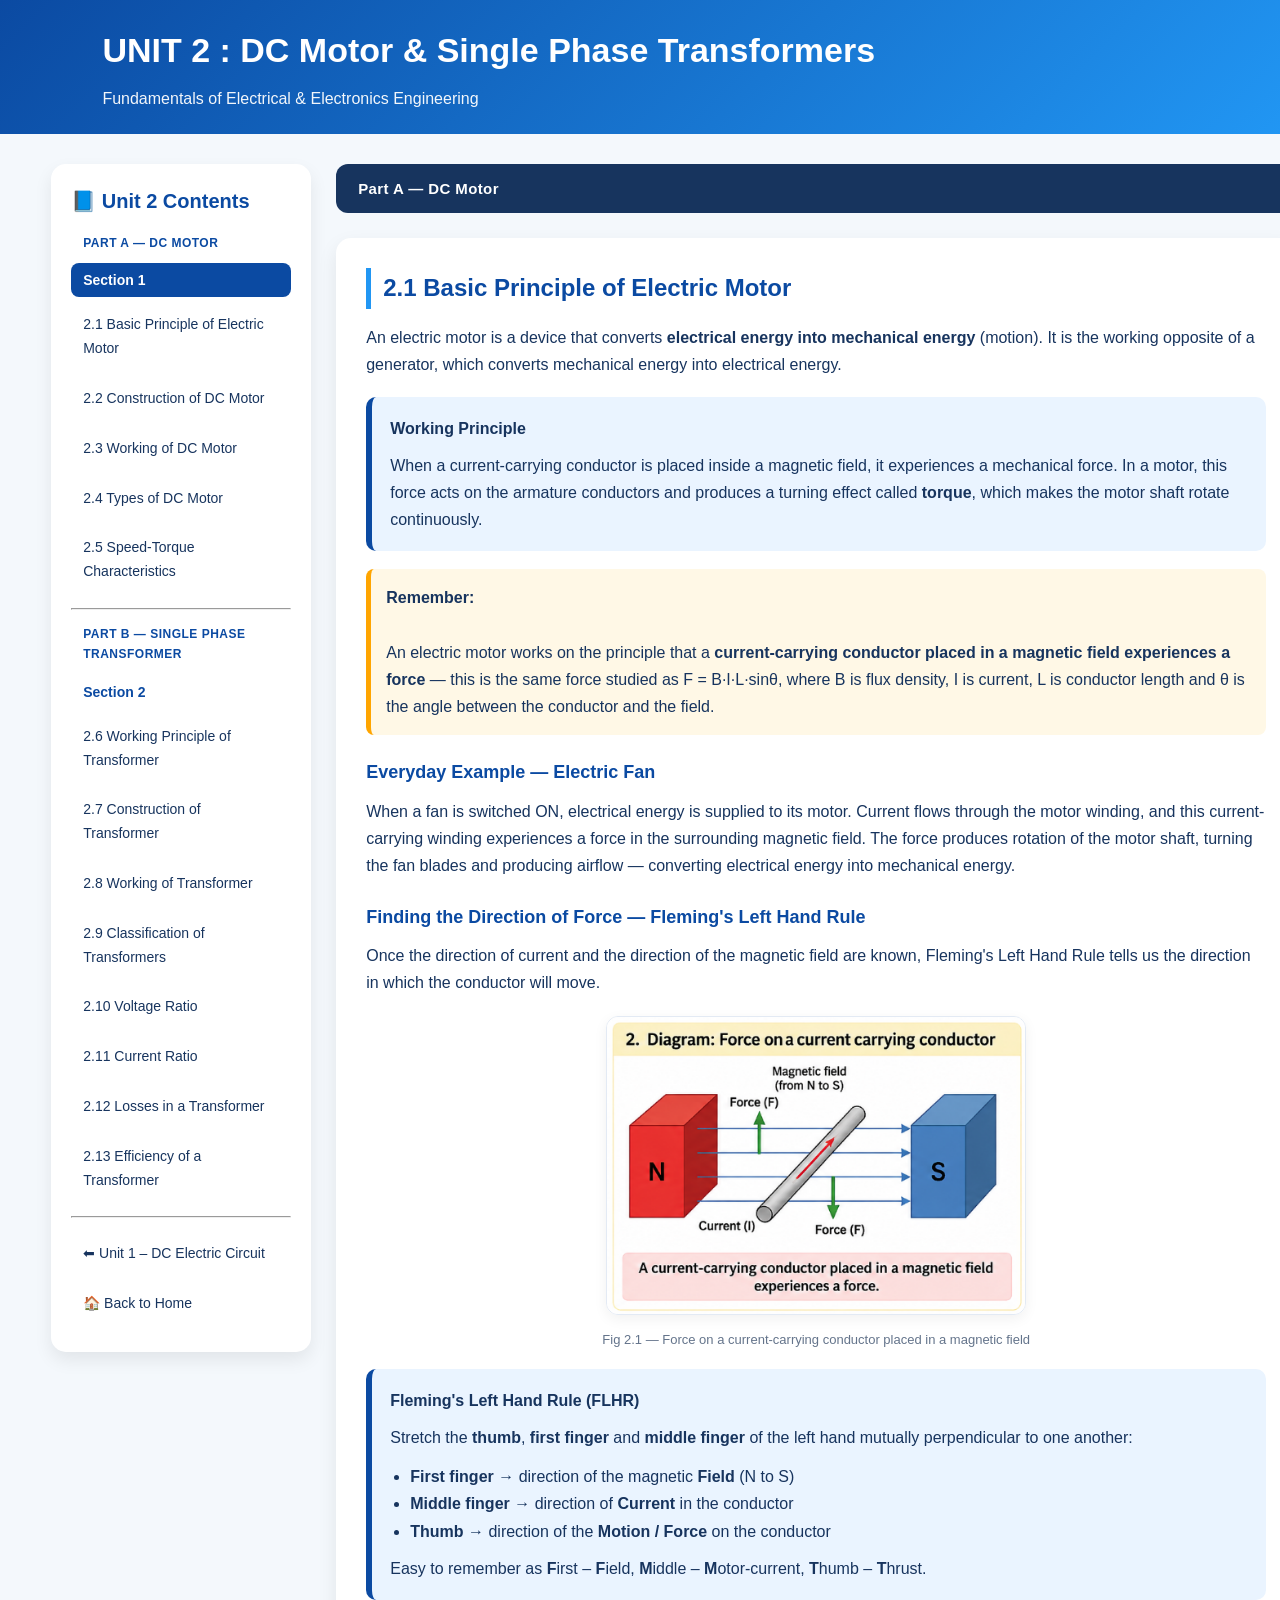
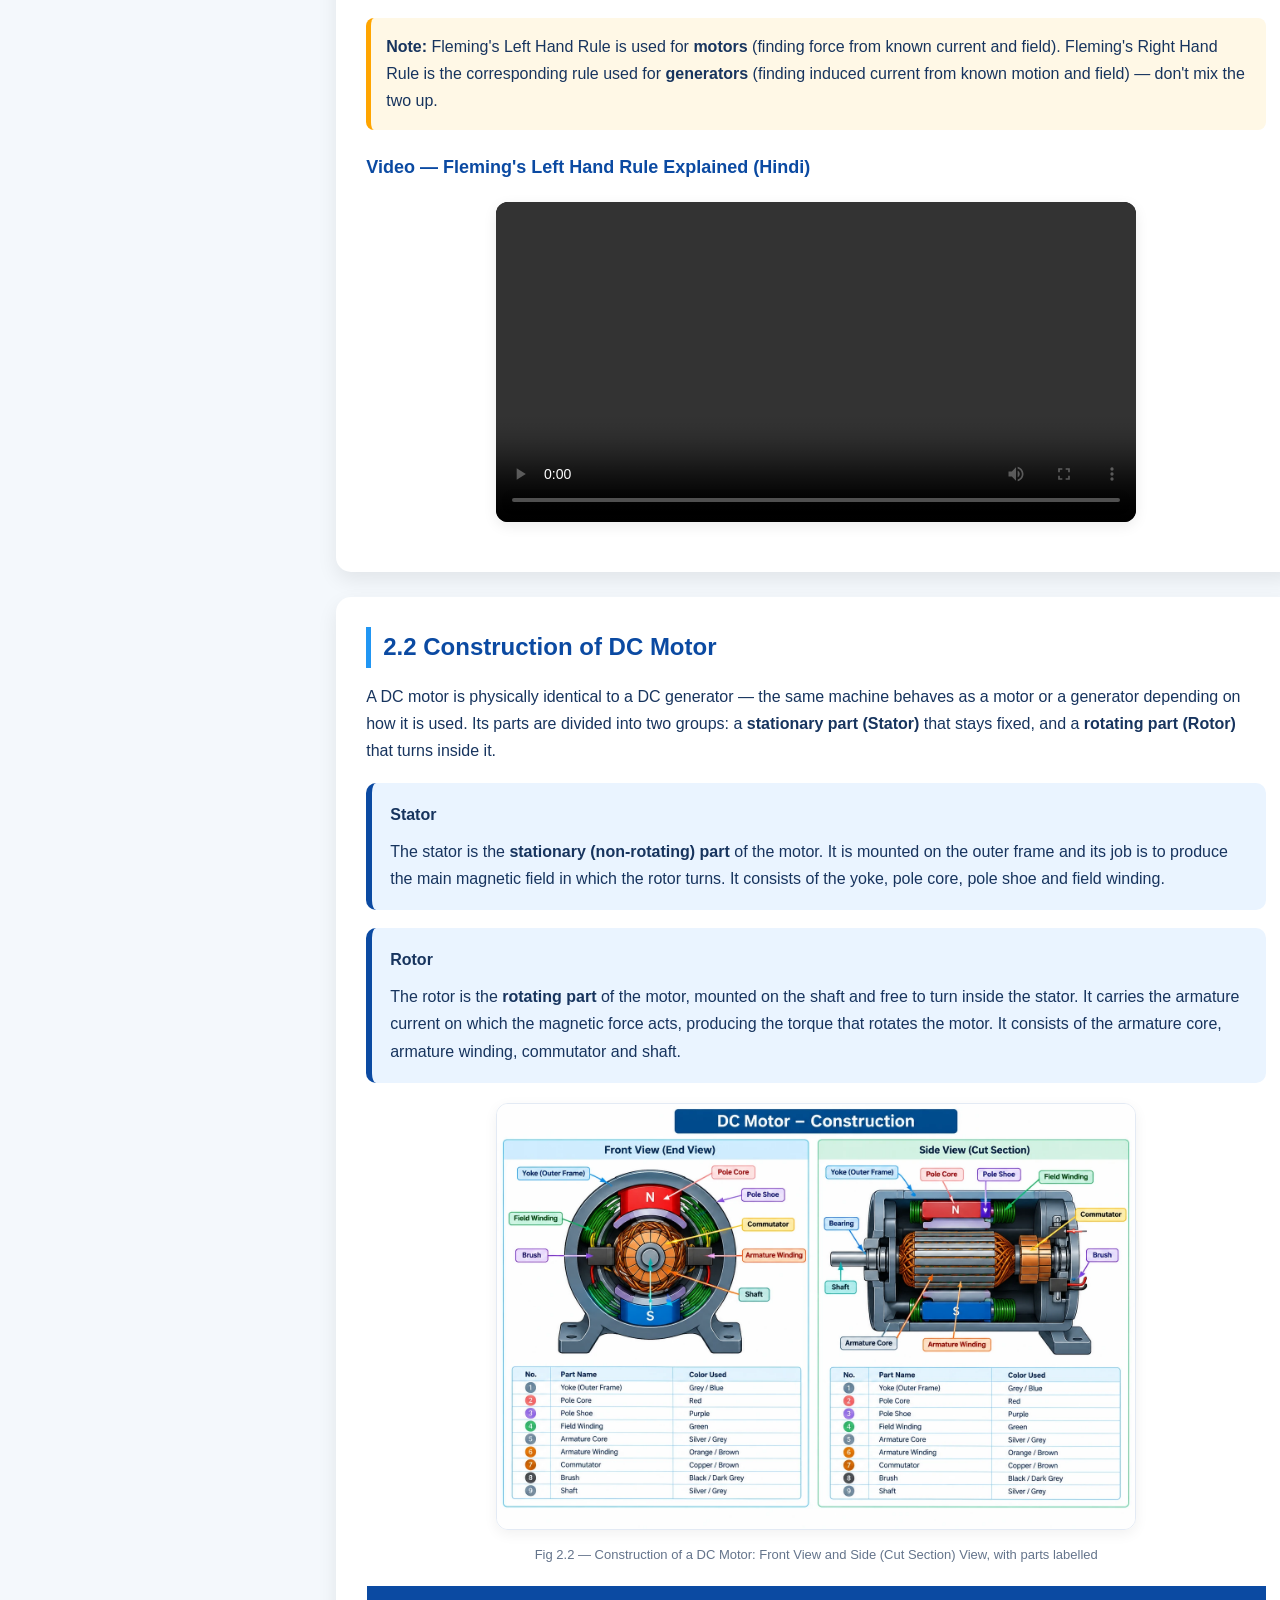
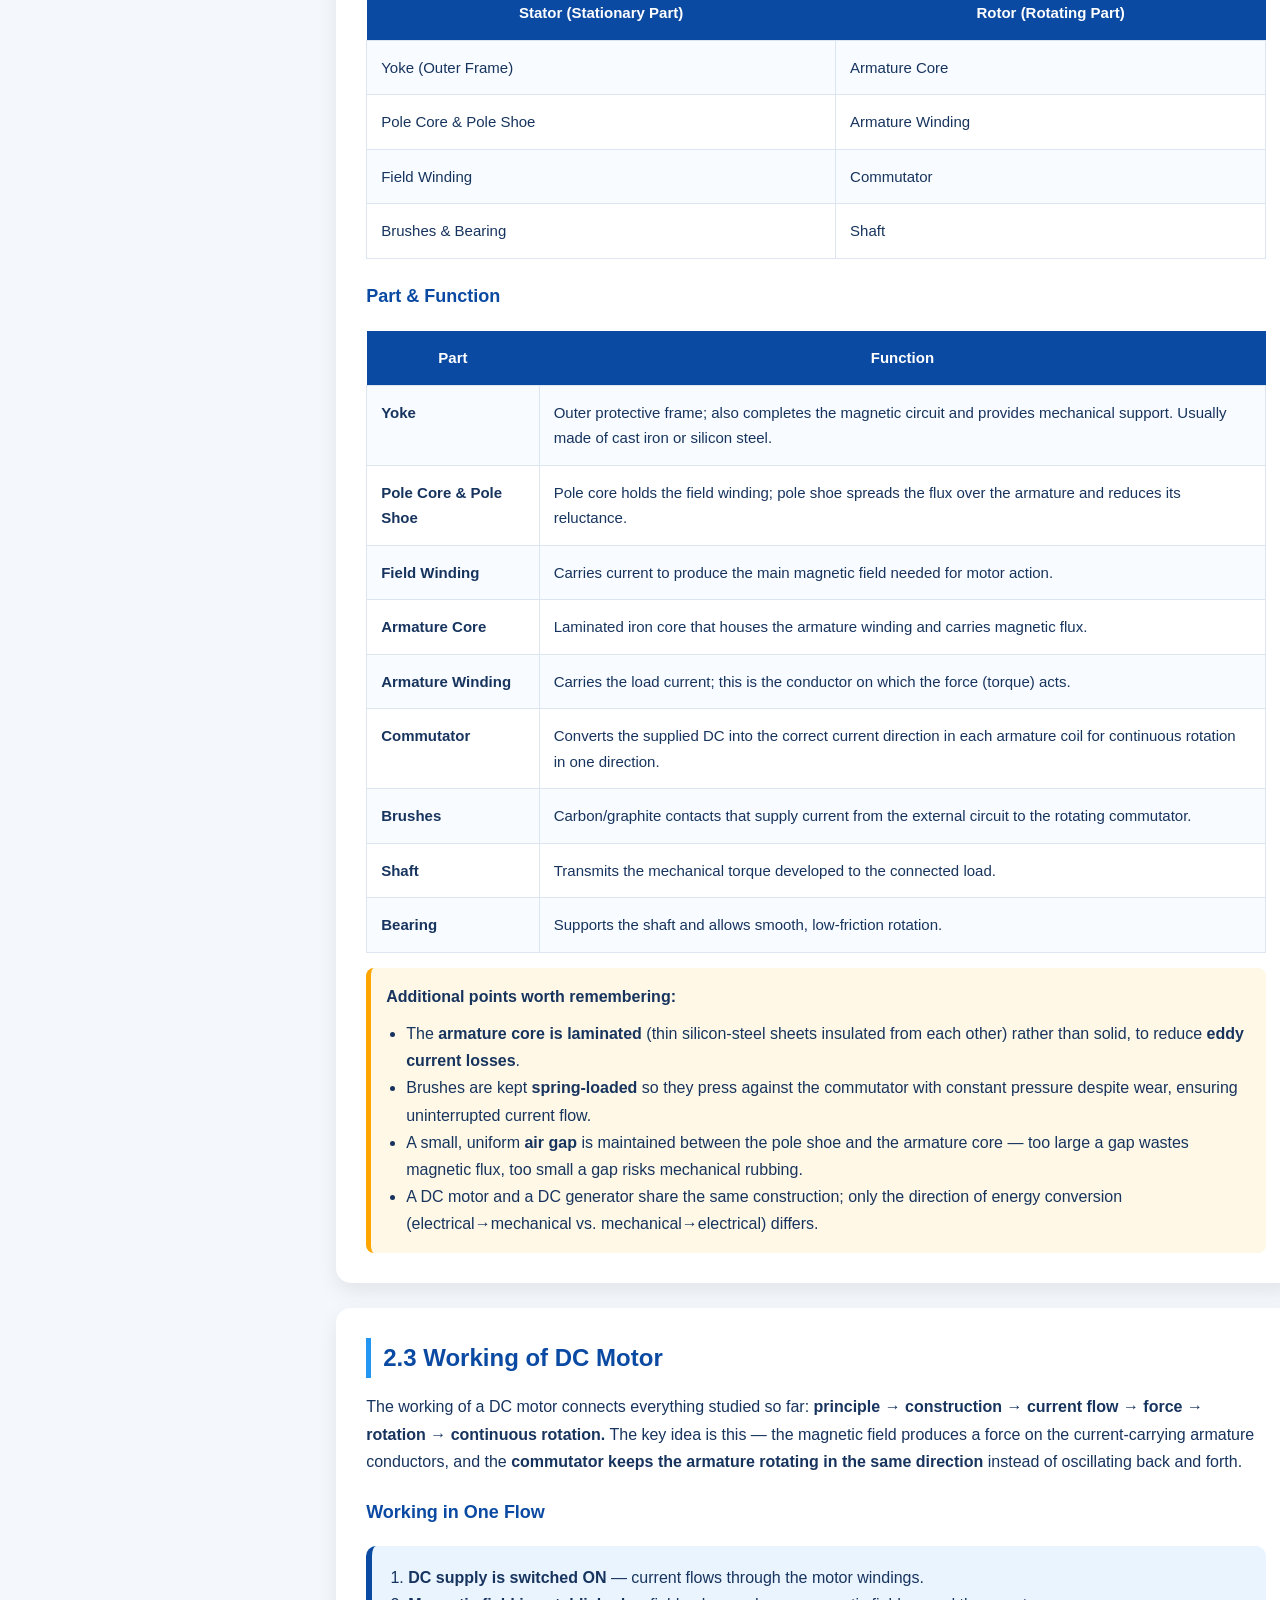
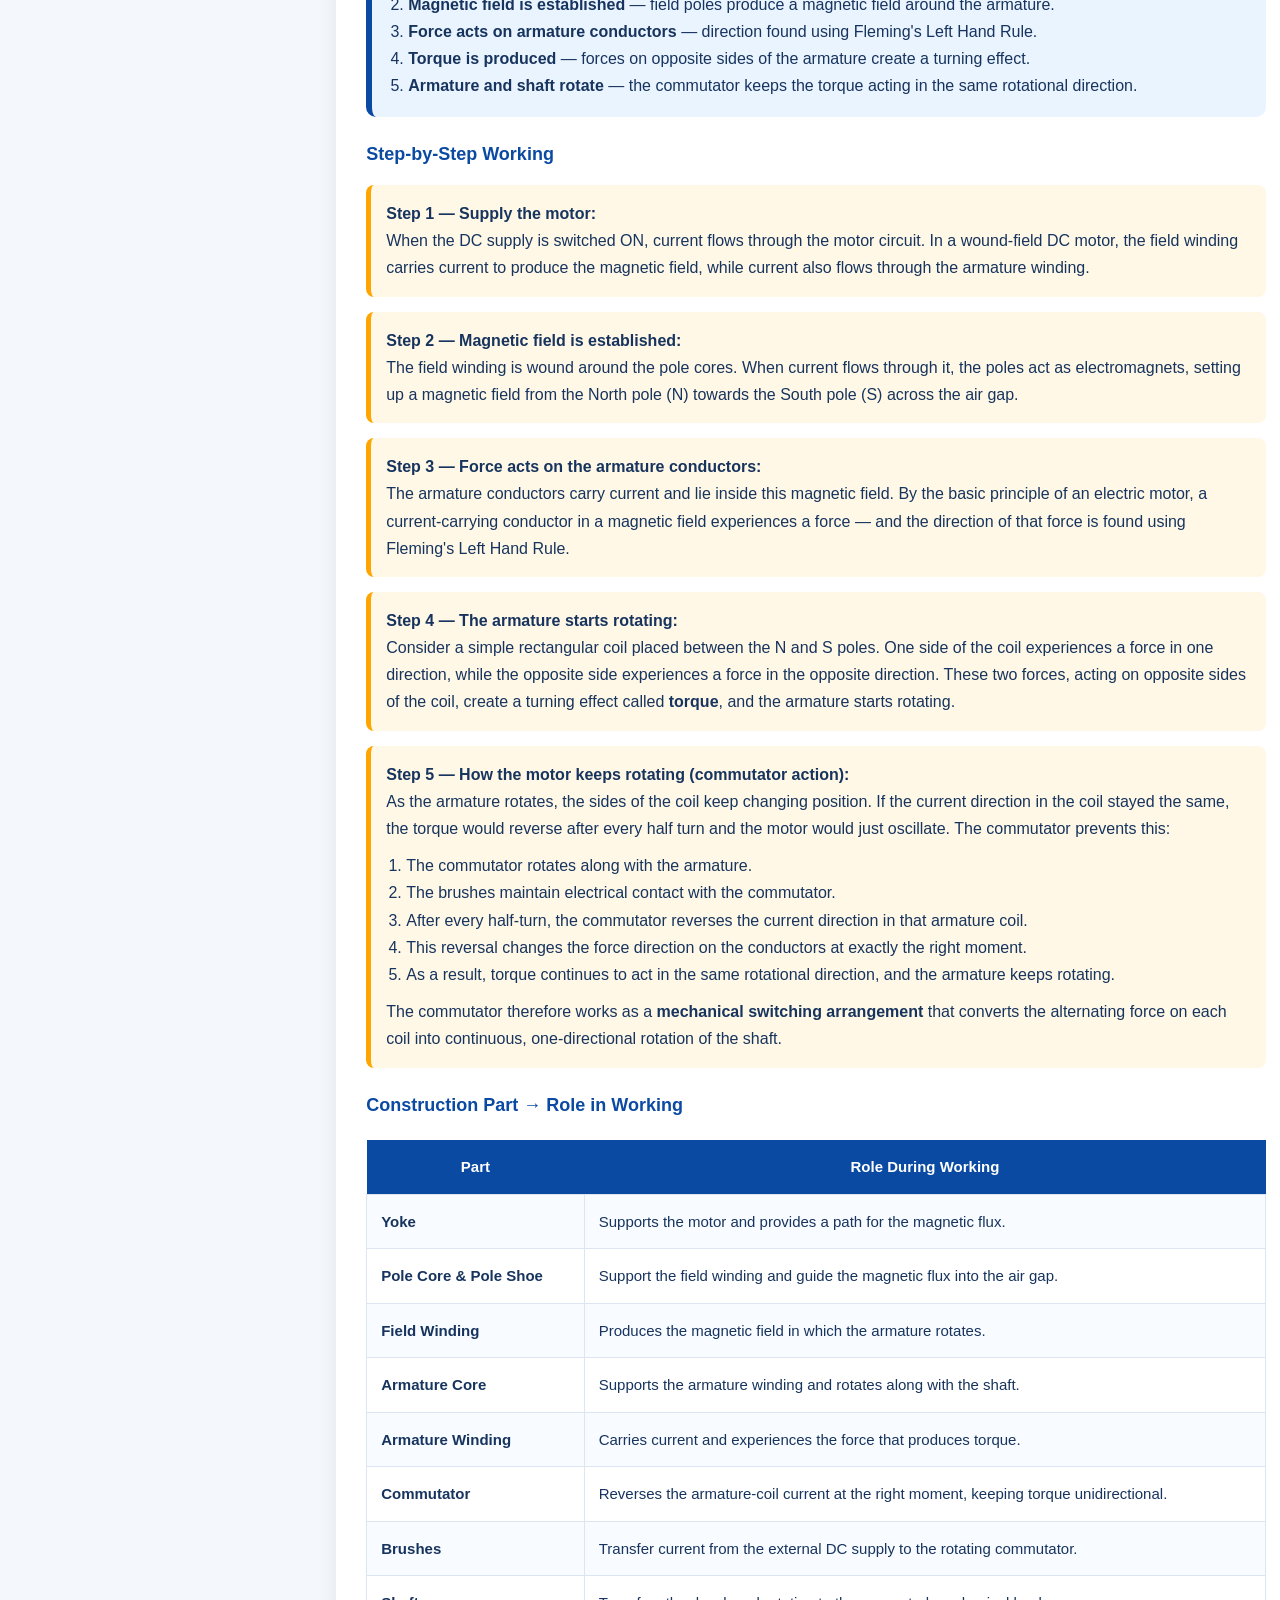
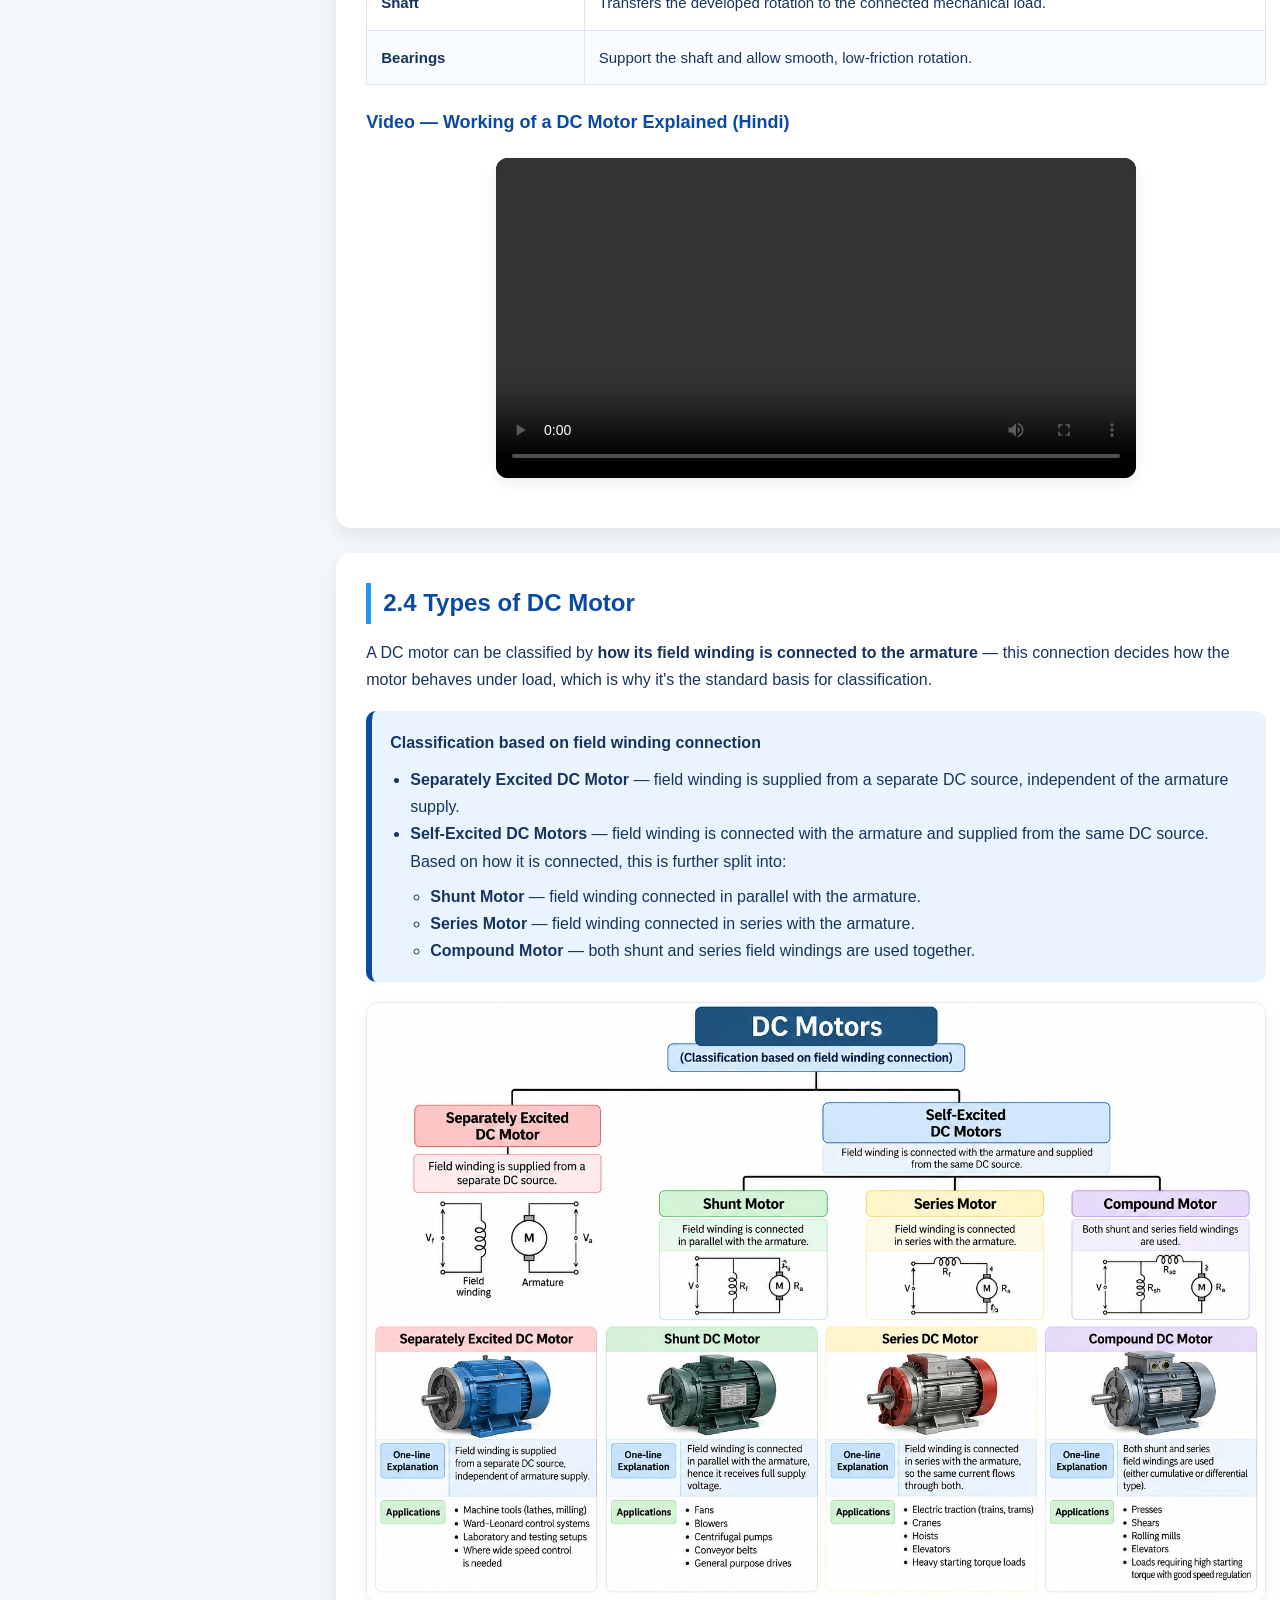
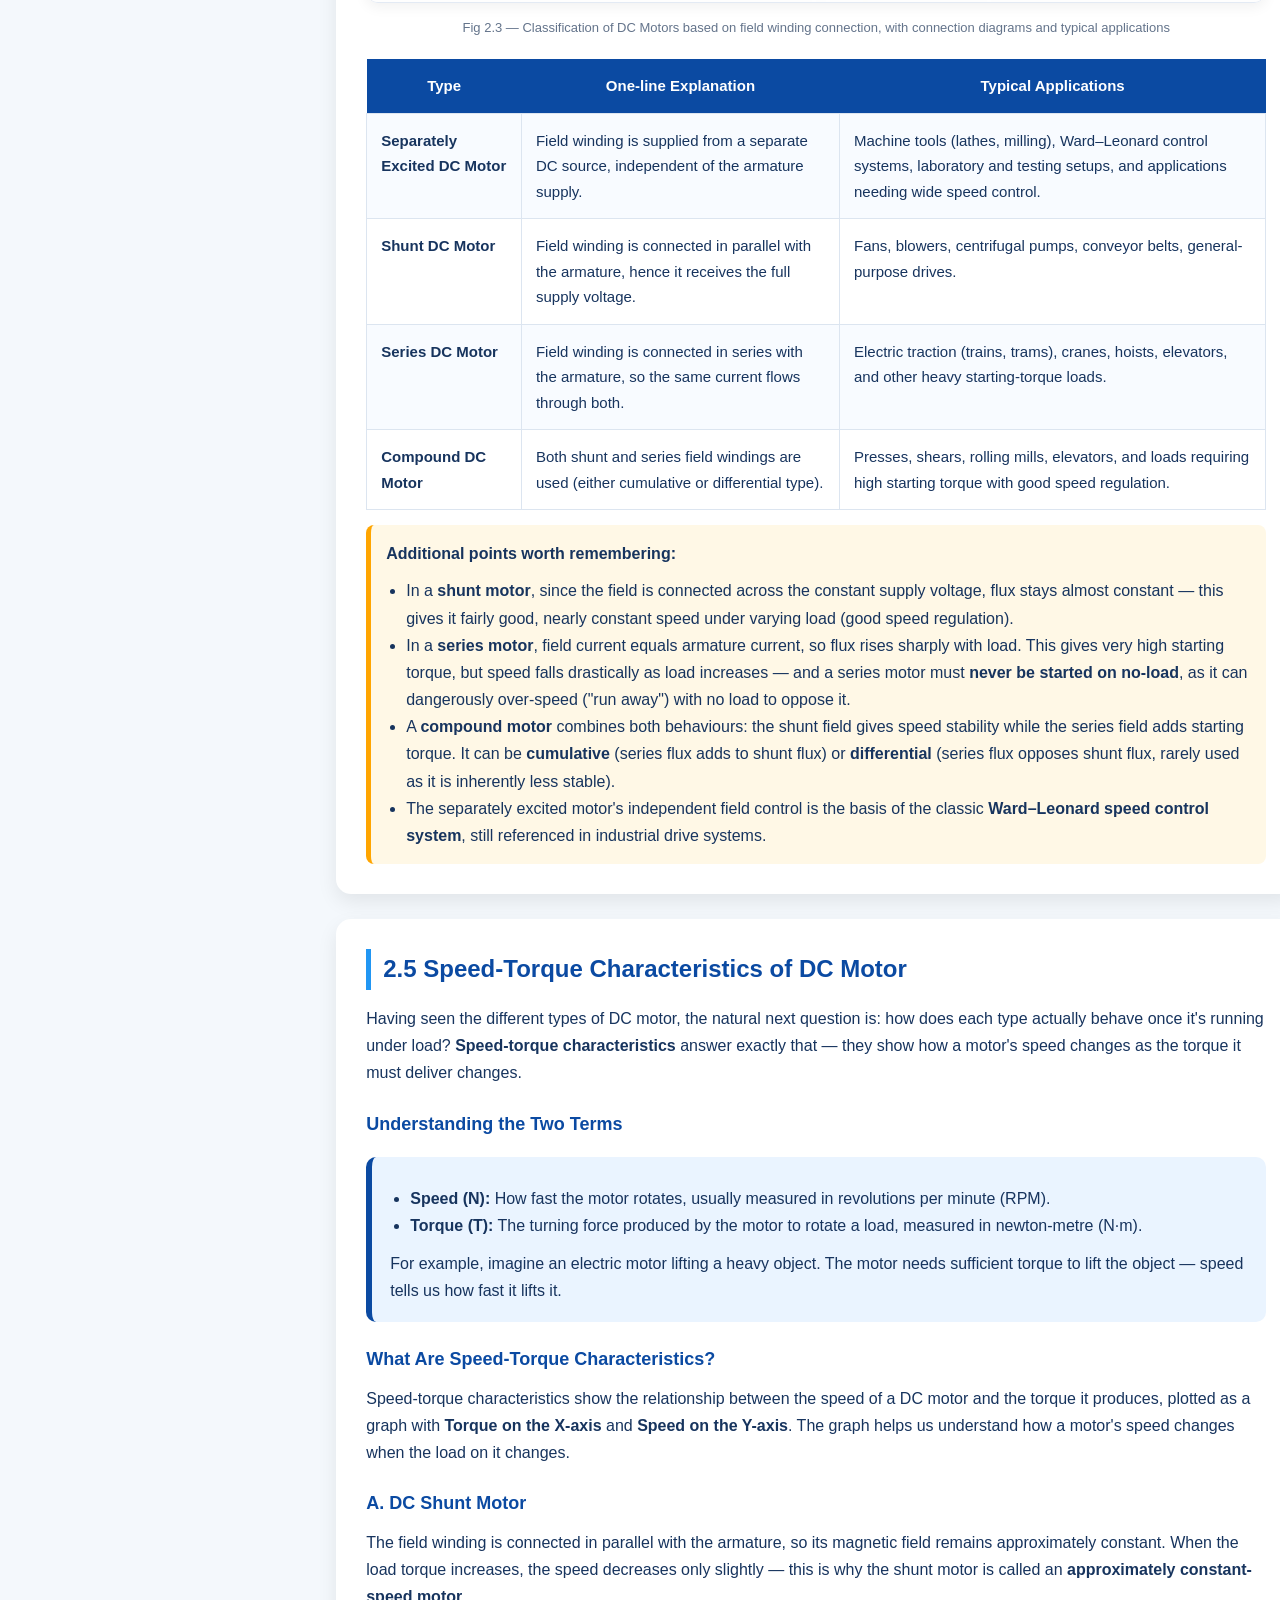
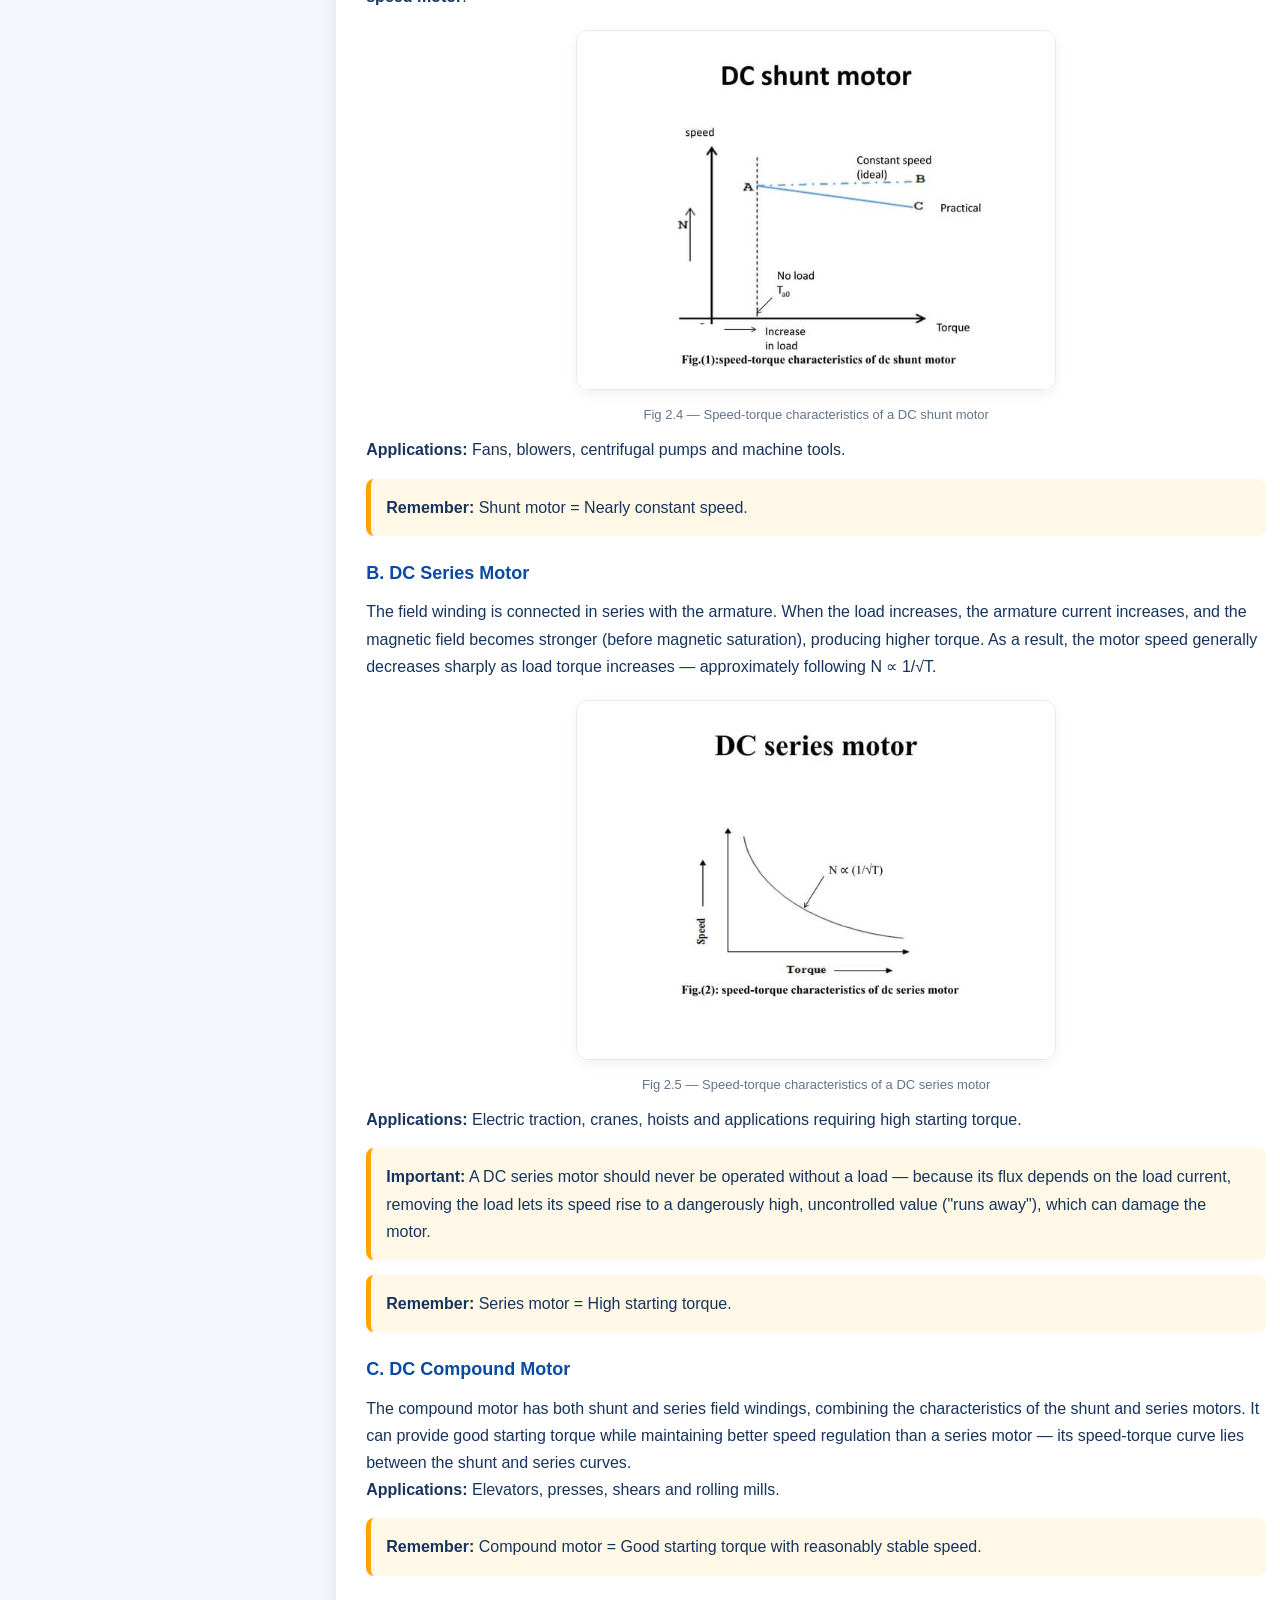
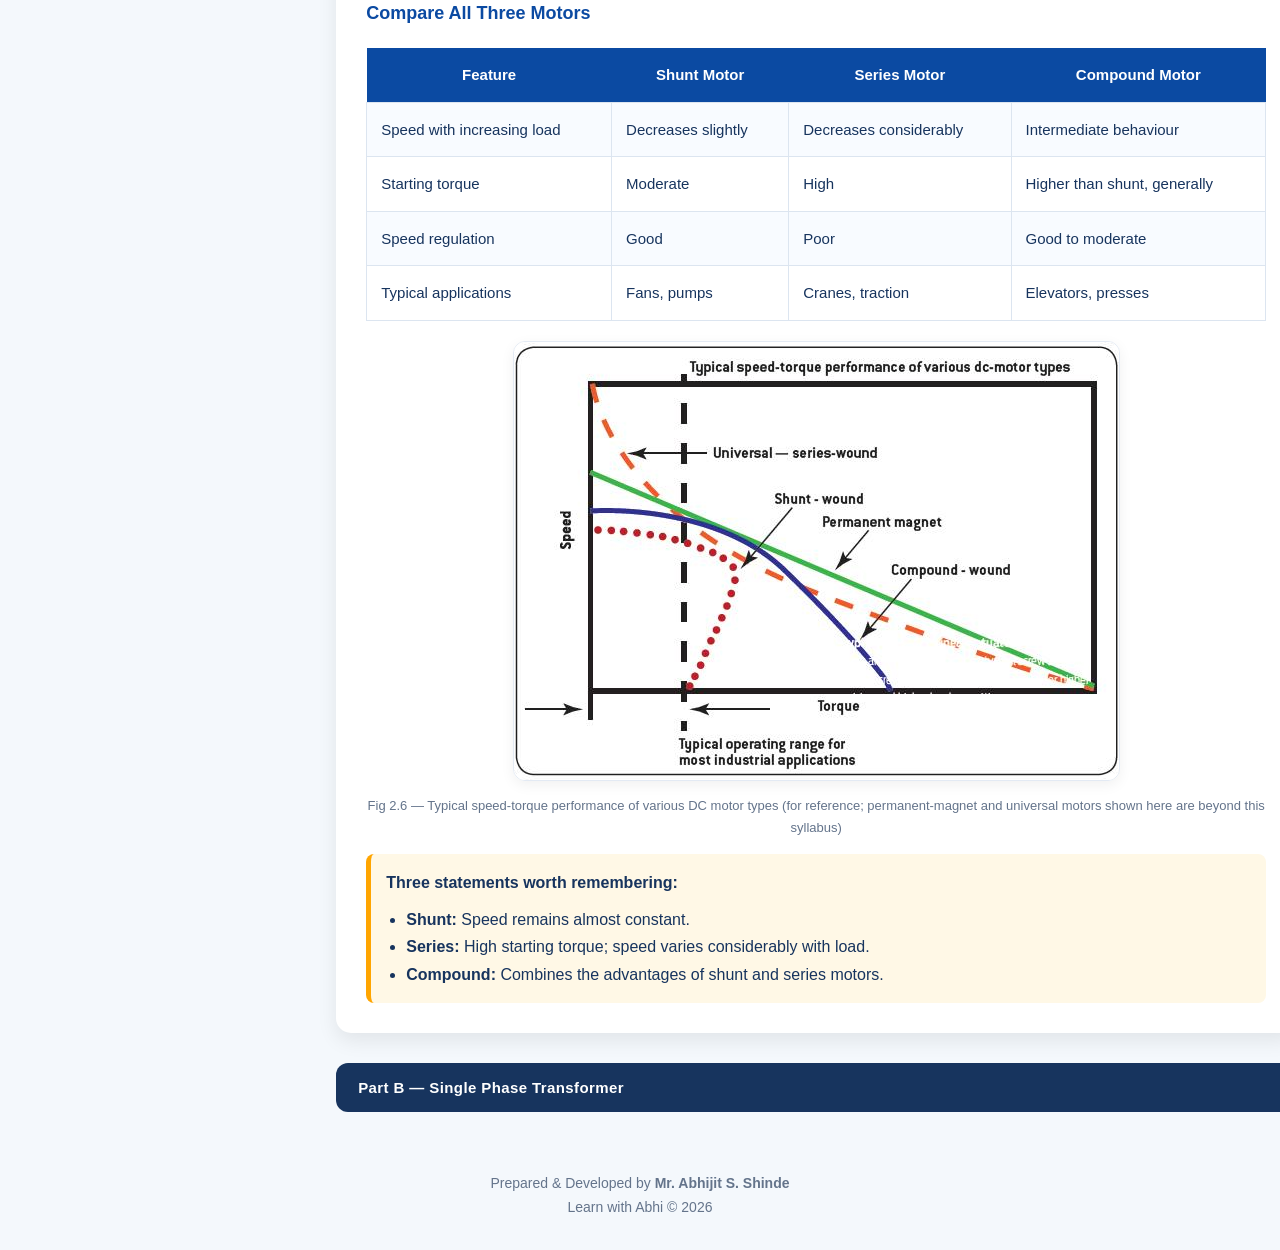
<file: units/unit2.html>
<!DOCTYPE html>
<html lang="en">
<head>
<meta charset="UTF-8">
<meta name="viewport" content="width=device-width, initial-scale=1.0">
<title>Unit 2 | DC Motor</title>

<style>
*{
margin:0;
padding:0;
box-sizing:border-box;
font-family:Arial,Helvetica,sans-serif;
scroll-behavior:smooth;
}

body{
background:#F4F8FC;
color:#17345E;
line-height:1.7;
}

/* Header */

header{
background:linear-gradient(135deg,#0B4AA2,#2196F3);
color:white;
padding:22px 8%;
}

header h1{
font-size:34px;
margin-bottom:5px;
}

header p{
opacity:.95;
}

/* Layout */

.container{
width:92%;
margin:30px auto;
display:grid;
grid-template-columns:260px 1fr;
gap:25px;
align-items:start;
}

/* Left Navigation */

.toc{
position:sticky;
top:20px;
background:white;
padding:20px;
border-radius:15px;
box-shadow:0 8px 18px rgba(0,0,0,.08);
height:fit-content;
}

.toc h3{
color:#0B4AA2;
margin-bottom:15px;
font-size:20px;
}

.toc a{
display:block;
padding:10px 12px;
text-decoration:none;
color:#17345E;
border-radius:8px;
font-size:14px;
margin-bottom:6px;
transition:.3s;
}

.toc a:hover{
background:#EAF4FF;
color:#0B4AA2;
padding-left:18px;
font-weight:bold;
}

.toc-group-btn{
display:block;
width:100%;
text-align:left;
background:none;
border:none;
font-family:inherit;
font-size:14px;
font-weight:bold;
color:#0B4AA2;
padding:9px 12px;
margin-bottom:6px;
border-radius:8px;
cursor:pointer;
transition:.3s;
}

.toc-group-btn:hover{
background:#EAF4FF;
}

.toc-group-btn.active{
background:#0B4AA2;
color:#fff;
}

.toc-group-btn.locked{
color:#94A3B8;
}

.toc-group-btn.locked.active{
background:#94A3B8;
color:#fff;
}

/* Content */

.content{
display:flex;
flex-direction:column;
gap:25px;
}

.section{
background:white;
padding:30px;
border-radius:15px;
box-shadow:0 8px 20px rgba(0,0,0,.08);
}

.section.locked-section{
display:none;
}

.section.toc-hidden{
display:none;
}

.locked-message{
background:#F8FAFC;
border:2px dashed #CBD5E1;
text-align:center;
padding:50px 25px;
}

.locked-message h2{
border:none;
padding:0;
margin-bottom:12px;
color:#64748B;
}

.locked-message p{
color:#64748B;
font-size:15px;
line-height:1.6;
}

.section h2{
color:#0B4AA2;
border-left:5px solid #2196F3;
padding-left:12px;
margin-bottom:15px;
}

.section h3{
color:#0B4AA2;
margin-top:22px;
margin-bottom:10px;
font-size:18px;
}

.definition{
background:#EAF4FF;
padding:18px;
border-left:6px solid #0B4AA2;
border-radius:10px;
margin:18px 0;
}

.note{
background:#FFF8E6;
padding:15px;
border-left:5px solid orange;
border-radius:8px;
margin-top:15px;
}

.diagram-img{
max-width:100%;
height:auto;
object-fit:contain;
display:block;
margin:20px auto;
border:1px solid #E3EAF4;
border-radius:12px;
box-shadow:0 4px 14px rgba(0,0,0,.06);
}

.fig-caption{
text-align:center;
font-size:13px;
color:#64748B;
margin-top:-6px;
margin-bottom:10px;
}

.comparison{
width:100%;
border-collapse:collapse;
margin-top:20px;
font-size:15px;
}

.comparison th{
background:#0B4AA2;
color:white;
padding:14px;
}

.comparison td{
border:1px solid #DCE5F0;
padding:14px;
vertical-align:top;
}

.comparison tr:nth-child(even){
background:#F8FBFF;
}

.video-wrap{
margin:20px auto;
max-width:640px;
}

.part-banner{
background:#17345E;
color:white;
font-size:15px;
font-weight:bold;
letter-spacing:.4px;
padding:12px 22px;
border-radius:12px;
}

.video-wrap video{
width:100%;
border-radius:12px;
box-shadow:0 4px 14px rgba(0,0,0,.08);
background:#000;
display:block;
}

/* Footer */

footer{
text-align:center;
padding:30px;
color:#64748B;
font-size:14px;
}

/* Mobile */

@media(max-width:900px){

.container{
grid-template-columns:1fr;
}

.toc{
position:relative;
top:0;
}

}
</style>

</head>

<body>

<script>

// ===============================
// TEACHER / STUDENT MODE
// ===============================

// true  = Teacher (all sections visible)
// false = Student (GitHub Live)
const teacherMode = false;

// Unlock complete sections
// 1 = DC Motor
// 2 = Single Phase Transformer
const unlockedSection = 2;

</script>

<header>
<h1>UNIT 2 : DC Motor &amp; Single Phase Transformers</h1>
<p>Fundamentals of Electrical & Electronics Engineering</p>
</header>

<div class="container">

<!-- LEFT PALETTE -->

<aside class="toc">

<h3>📘 Unit 2 Contents</h3>

<p style="font-size:12px;font-weight:bold;color:#0B4AA2;text-transform:uppercase;letter-spacing:.5px;padding:0 12px;margin-bottom:10px;">Part A — DC Motor</p>

<button type="button" class="toc-group-btn" data-section-jump="1">Section 1</button>

<a href="#principle">2.1 Basic Principle of Electric Motor</a>
<a href="#construction">2.2 Construction of DC Motor</a>
<a href="#working">2.3 Working of DC Motor</a>
<a href="#types">2.4 Types of DC Motor</a>
<a href="#speed-torque">2.5 Speed-Torque Characteristics</a>

<hr style="margin:14px 0;">

<p style="font-size:12px;font-weight:bold;color:#0B4AA2;text-transform:uppercase;letter-spacing:.5px;padding:0 12px;margin-bottom:10px;">Part B — Single Phase Transformer</p>

<button type="button" class="toc-group-btn" data-section-jump="2">Section 2</button>

<a href="#transformer-principle">2.6 Working Principle of Transformer</a>
<a href="#transformer-construction">2.7 Construction of Transformer</a>
<a href="#transformer-working">2.8 Working of Transformer</a>
<a href="#transformer-classification">2.9 Classification of Transformers</a>
<a href="#voltage-ratio">2.10 Voltage Ratio</a>
<a href="#current-ratio">2.11 Current Ratio</a>
<a href="#transformer-losses">2.12 Losses in a Transformer</a>
<a href="#transformer-efficiency">2.13 Efficiency of a Transformer</a>

<hr style="margin:14px 0;">

<a href="unit1.html">⬅ Unit 1 – DC Electric Circuit</a>
<a href="../index.html">🏠 Back to Home</a>

</aside>

<!-- RIGHT CONTENT -->

<div class="content">

<div class="part-banner">Part A — DC Motor</div>

<!-- Basic Principle -->
<div class="section" id="principle" data-section="1" data-toc-section="1">

<h2>2.1 Basic Principle of Electric Motor</h2>

<p>
An electric motor is a device that converts <b>electrical energy into mechanical energy</b> (motion). It is the working opposite of a generator, which converts mechanical energy into electrical energy.
</p>

<div class="definition">

<b>Working Principle</b>

<p style="margin-top:10px;">
When a current-carrying conductor is placed inside a magnetic field, it experiences a mechanical force. In a motor, this force acts on the armature conductors and produces a turning effect called <b>torque</b>, which makes the motor shaft rotate continuously.
</p>

</div>

<div class="note">
<b>Remember:</b><br><br>
An electric motor works on the principle that a <b>current-carrying conductor placed in a magnetic field experiences a force</b> — this is the same force studied as F&nbsp;=&nbsp;B·I·L·sin&theta;, where B is flux density, I is current, L is conductor length and &theta; is the angle between the conductor and the field.
</div>

<h3>Everyday Example — Electric Fan</h3>

<p>
When a fan is switched ON, electrical energy is supplied to its motor. Current flows through the motor winding, and this current-carrying winding experiences a force in the surrounding magnetic field. The force produces rotation of the motor shaft, turning the fan blades and producing airflow — converting electrical energy into mechanical energy.
</p>

<h3>Finding the Direction of Force — Fleming's Left Hand Rule</h3>

<p>
Once the direction of current and the direction of the magnetic field are known, Fleming's Left Hand Rule tells us the direction in which the conductor will move.
</p>

<img class="diagram-img" src="../assets/images/unit2/force-on-conductor.png" style="max-width:420px;" alt="Force on a current-carrying conductor in a magnetic field">
<p class="fig-caption">Fig 2.1 — Force on a current-carrying conductor placed in a magnetic field</p>

<div class="definition">
<b>Fleming's Left Hand Rule (FLHR)</b>
<p style="margin-top:10px;">
Stretch the <b>thumb</b>, <b>first finger</b> and <b>middle finger</b> of the left hand mutually perpendicular to one another:
</p>
<ul style="margin:12px 0 0 20px;">
<li><b>First finger</b> → direction of the magnetic <b>Field</b> (N to S)</li>
<li><b>Middle finger</b> → direction of <b>Current</b> in the conductor</li>
<li><b>Thumb</b> → direction of the <b>Motion / Force</b> on the conductor</li>
</ul>
<p style="margin-top:10px;">Easy to remember as <b>F</b>irst – <b>F</b>ield, <b>M</b>iddle – <b>M</b>otor-current, <b>T</b>humb – <b>T</b>hrust.</p>
</div>

<div class="note">
<b>Note:</b> Fleming's Left Hand Rule is used for <b>motors</b> (finding force from known current and field). Fleming's Right Hand Rule is the corresponding rule used for <b>generators</b> (finding induced current from known motion and field) — don't mix the two up.
</div>

<h3>Video — Fleming's Left Hand Rule Explained (Hindi)</h3>

<div class="video-wrap">
<video controls preload="metadata">
<source src="../assets/videos/unit2/flhr-explained-hindi.mp4" type="video/mp4">
Your browser does not support the video tag.
</video>
</div>

</div>

<!-- Construction -->
<section class="section" id="construction" data-toc-section="1">

<h2>2.2 Construction of DC Motor</h2>

<p>
A DC motor is physically identical to a DC generator — the same machine behaves as a motor or a generator depending on how it is used. Its parts are divided into two groups: a <b>stationary part (Stator)</b> that stays fixed, and a <b>rotating part (Rotor)</b> that turns inside it.
</p>

<div class="definition">
<b>Stator</b>
<p style="margin-top:10px;">
The stator is the <b>stationary (non-rotating) part</b> of the motor. It is mounted on the outer frame and its job is to produce the main magnetic field in which the rotor turns. It consists of the yoke, pole core, pole shoe and field winding.
</p>
</div>

<div class="definition">
<b>Rotor</b>
<p style="margin-top:10px;">
The rotor is the <b>rotating part</b> of the motor, mounted on the shaft and free to turn inside the stator. It carries the armature current on which the magnetic force acts, producing the torque that rotates the motor. It consists of the armature core, armature winding, commutator and shaft.
</p>
</div>

<img class="diagram-img" src="../assets/images/unit2/dc-motor-construction.webp" style="max-width:640px;" alt="Construction of DC Motor - front and side view">
<p class="fig-caption">Fig 2.2 — Construction of a DC Motor: Front View and Side (Cut Section) View, with parts labelled</p>

<table class="comparison">
<tr><th>Stator (Stationary Part)</th><th>Rotor (Rotating Part)</th></tr>
<tr><td>Yoke (Outer Frame)</td><td>Armature Core</td></tr>
<tr><td>Pole Core &amp; Pole Shoe</td><td>Armature Winding</td></tr>
<tr><td>Field Winding</td><td>Commutator</td></tr>
<tr><td>Brushes &amp; Bearing</td><td>Shaft</td></tr>
</table>

<h3>Part &amp; Function</h3>

<table class="comparison">
<tr><th>Part</th><th>Function</th></tr>
<tr><td><b>Yoke</b></td><td>Outer protective frame; also completes the magnetic circuit and provides mechanical support. Usually made of cast iron or silicon steel.</td></tr>
<tr><td><b>Pole Core &amp; Pole Shoe</b></td><td>Pole core holds the field winding; pole shoe spreads the flux over the armature and reduces its reluctance.</td></tr>
<tr><td><b>Field Winding</b></td><td>Carries current to produce the main magnetic field needed for motor action.</td></tr>
<tr><td><b>Armature Core</b></td><td>Laminated iron core that houses the armature winding and carries magnetic flux.</td></tr>
<tr><td><b>Armature Winding</b></td><td>Carries the load current; this is the conductor on which the force (torque) acts.</td></tr>
<tr><td><b>Commutator</b></td><td>Converts the supplied DC into the correct current direction in each armature coil for continuous rotation in one direction.</td></tr>
<tr><td><b>Brushes</b></td><td>Carbon/graphite contacts that supply current from the external circuit to the rotating commutator.</td></tr>
<tr><td><b>Shaft</b></td><td>Transmits the mechanical torque developed to the connected load.</td></tr>
<tr><td><b>Bearing</b></td><td>Supports the shaft and allows smooth, low-friction rotation.</td></tr>
</table>

<div class="note">
<b>Additional points worth remembering:</b>
<ul style="margin:10px 0 0 20px;">
<li>The <b>armature core is laminated</b> (thin silicon-steel sheets insulated from each other) rather than solid, to reduce <b>eddy current losses</b>.</li>
<li>Brushes are kept <b>spring-loaded</b> so they press against the commutator with constant pressure despite wear, ensuring uninterrupted current flow.</li>
<li>A small, uniform <b>air gap</b> is maintained between the pole shoe and the armature core — too large a gap wastes magnetic flux, too small a gap risks mechanical rubbing.</li>
<li>A DC motor and a DC generator share the same construction; only the direction of energy conversion (electrical→mechanical vs. mechanical→electrical) differs.</li>
</ul>
</div>

</section>

<!-- Working -->
<section class="section" id="working" data-toc-section="1">

<h2>2.3 Working of DC Motor</h2>

<p>
The working of a DC motor connects everything studied so far: <b>principle → construction → current flow → force → rotation → continuous rotation.</b> The key idea is this — the magnetic field produces a force on the current-carrying armature conductors, and the <b>commutator keeps the armature rotating in the same direction</b> instead of oscillating back and forth.
</p>

<h3>Working in One Flow</h3>

<div class="definition">
<ol style="margin-left:18px;">
<li><b>DC supply is switched ON</b> — current flows through the motor windings.</li>
<li><b>Magnetic field is established</b> — field poles produce a magnetic field around the armature.</li>
<li><b>Force acts on armature conductors</b> — direction found using Fleming's Left Hand Rule.</li>
<li><b>Torque is produced</b> — forces on opposite sides of the armature create a turning effect.</li>
<li><b>Armature and shaft rotate</b> — the commutator keeps the torque acting in the same rotational direction.</li>
</ol>
</div>

<h3>Step-by-Step Working</h3>

<div class="note">
<b>Step 1 — Supply the motor:</b><br>
When the DC supply is switched ON, current flows through the motor circuit. In a wound-field DC motor, the field winding carries current to produce the magnetic field, while current also flows through the armature winding.
</div>

<div class="note">
<b>Step 2 — Magnetic field is established:</b><br>
The field winding is wound around the pole cores. When current flows through it, the poles act as electromagnets, setting up a magnetic field from the North pole (N) towards the South pole (S) across the air gap.
</div>

<div class="note">
<b>Step 3 — Force acts on the armature conductors:</b><br>
The armature conductors carry current and lie inside this magnetic field. By the basic principle of an electric motor, a current-carrying conductor in a magnetic field experiences a force — and the direction of that force is found using Fleming's Left Hand Rule.
</div>

<div class="note">
<b>Step 4 — The armature starts rotating:</b><br>
Consider a simple rectangular coil placed between the N and S poles. One side of the coil experiences a force in one direction, while the opposite side experiences a force in the opposite direction. These two forces, acting on opposite sides of the coil, create a turning effect called <b>torque</b>, and the armature starts rotating.
</div>

<div class="note">
<b>Step 5 — How the motor keeps rotating (commutator action):</b><br>
As the armature rotates, the sides of the coil keep changing position. If the current direction in the coil stayed the same, the torque would reverse after every half turn and the motor would just oscillate. The commutator prevents this:
<ol style="margin:10px 0 0 20px;">
<li>The commutator rotates along with the armature.</li>
<li>The brushes maintain electrical contact with the commutator.</li>
<li>After every half-turn, the commutator reverses the current direction in that armature coil.</li>
<li>This reversal changes the force direction on the conductors at exactly the right moment.</li>
<li>As a result, torque continues to act in the same rotational direction, and the armature keeps rotating.</li>
</ol>
<p style="margin-top:10px;">The commutator therefore works as a <b>mechanical switching arrangement</b> that converts the alternating force on each coil into continuous, one-directional rotation of the shaft.</p>
</div>

<h3>Construction Part → Role in Working</h3>

<table class="comparison">
<tr><th>Part</th><th>Role During Working</th></tr>
<tr><td><b>Yoke</b></td><td>Supports the motor and provides a path for the magnetic flux.</td></tr>
<tr><td><b>Pole Core &amp; Pole Shoe</b></td><td>Support the field winding and guide the magnetic flux into the air gap.</td></tr>
<tr><td><b>Field Winding</b></td><td>Produces the magnetic field in which the armature rotates.</td></tr>
<tr><td><b>Armature Core</b></td><td>Supports the armature winding and rotates along with the shaft.</td></tr>
<tr><td><b>Armature Winding</b></td><td>Carries current and experiences the force that produces torque.</td></tr>
<tr><td><b>Commutator</b></td><td>Reverses the armature-coil current at the right moment, keeping torque unidirectional.</td></tr>
<tr><td><b>Brushes</b></td><td>Transfer current from the external DC supply to the rotating commutator.</td></tr>
<tr><td><b>Shaft</b></td><td>Transfers the developed rotation to the connected mechanical load.</td></tr>
<tr><td><b>Bearings</b></td><td>Support the shaft and allow smooth, low-friction rotation.</td></tr>
</table>

<h3>Video — Working of a DC Motor Explained (Hindi)</h3>

<div class="video-wrap">
<video controls preload="metadata">
<source src="../assets/videos/unit2/dc-motor-working-hindi.mp4" type="video/mp4">
Your browser does not support the video tag.
</video>
</div>

</section>

<!-- Types -->
<section class="section" id="types" data-toc-section="1">

<h2>2.4 Types of DC Motor</h2>

<p>
A DC motor can be classified by <b>how its field winding is connected to the armature</b> — this connection decides how the motor behaves under load, which is why it's the standard basis for classification.
</p>

<div class="definition">
<b>Classification based on field winding connection</b>
<ul style="margin:10px 0 0 20px;">
<li><b>Separately Excited DC Motor</b> — field winding is supplied from a separate DC source, independent of the armature supply.</li>
<li><b>Self-Excited DC Motors</b> — field winding is connected with the armature and supplied from the same DC source. Based on how it is connected, this is further split into:
<ul style="margin:8px 0 0 20px;">
<li><b>Shunt Motor</b> — field winding connected in parallel with the armature.</li>
<li><b>Series Motor</b> — field winding connected in series with the armature.</li>
<li><b>Compound Motor</b> — both shunt and series field windings are used together.</li>
</ul>
</li>
</ul>
</div>

<img class="diagram-img" src="../assets/images/unit2/dc-motor-types.webp" style="max-width:900px;" alt="Classification of DC Motors: Separately Excited, Shunt, Series and Compound, with circuit diagrams and applications">
<p class="fig-caption">Fig 2.3 — Classification of DC Motors based on field winding connection, with connection diagrams and typical applications</p>

<table class="comparison">
<tr><th>Type</th><th>One-line Explanation</th><th>Typical Applications</th></tr>
<tr>
<td><b>Separately Excited DC Motor</b></td>
<td>Field winding is supplied from a separate DC source, independent of the armature supply.</td>
<td>Machine tools (lathes, milling), Ward–Leonard control systems, laboratory and testing setups, and applications needing wide speed control.</td>
</tr>
<tr>
<td><b>Shunt DC Motor</b></td>
<td>Field winding is connected in parallel with the armature, hence it receives the full supply voltage.</td>
<td>Fans, blowers, centrifugal pumps, conveyor belts, general-purpose drives.</td>
</tr>
<tr>
<td><b>Series DC Motor</b></td>
<td>Field winding is connected in series with the armature, so the same current flows through both.</td>
<td>Electric traction (trains, trams), cranes, hoists, elevators, and other heavy starting-torque loads.</td>
</tr>
<tr>
<td><b>Compound DC Motor</b></td>
<td>Both shunt and series field windings are used (either cumulative or differential type).</td>
<td>Presses, shears, rolling mills, elevators, and loads requiring high starting torque with good speed regulation.</td>
</tr>
</table>

<div class="note">
<b>Additional points worth remembering:</b>
<ul style="margin:10px 0 0 20px;">
<li>In a <b>shunt motor</b>, since the field is connected across the constant supply voltage, flux stays almost constant — this gives it fairly good, nearly constant speed under varying load (good speed regulation).</li>
<li>In a <b>series motor</b>, field current equals armature current, so flux rises sharply with load. This gives very high starting torque, but speed falls drastically as load increases — and a series motor must <b>never be started on no-load</b>, as it can dangerously over-speed ("run away") with no load to oppose it.</li>
<li>A <b>compound motor</b> combines both behaviours: the shunt field gives speed stability while the series field adds starting torque. It can be <b>cumulative</b> (series flux adds to shunt flux) or <b>differential</b> (series flux opposes shunt flux, rarely used as it is inherently less stable).</li>
<li>The separately excited motor's independent field control is the basis of the classic <b>Ward–Leonard speed control system</b>, still referenced in industrial drive systems.</li>
</ul>
</div>

</section>

<!-- Speed-Torque Characteristics -->
<section class="section" id="speed-torque" data-toc-section="1">

<h2>2.5 Speed-Torque Characteristics of DC Motor</h2>

<p>
Having seen the different types of DC motor, the natural next question is: how does each type actually behave once it's running under load? <b>Speed-torque characteristics</b> answer exactly that — they show how a motor's speed changes as the torque it must deliver changes.
</p>

<h3>Understanding the Two Terms</h3>

<div class="definition">
<ul style="margin:10px 0 0 20px;">
<li><b>Speed (N):</b> How fast the motor rotates, usually measured in revolutions per minute (RPM).</li>
<li><b>Torque (T):</b> The turning force produced by the motor to rotate a load, measured in newton-metre (N·m).</li>
</ul>
<p style="margin-top:10px;">For example, imagine an electric motor lifting a heavy object. The motor needs sufficient torque to lift the object — speed tells us how fast it lifts it.</p>
</div>

<h3>What Are Speed-Torque Characteristics?</h3>

<p>
Speed-torque characteristics show the relationship between the speed of a DC motor and the torque it produces, plotted as a graph with <b>Torque on the X-axis</b> and <b>Speed on the Y-axis</b>. The graph helps us understand how a motor's speed changes when the load on it changes.
</p>

<h3>A. DC Shunt Motor</h3>

<p>
The field winding is connected in parallel with the armature, so its magnetic field remains approximately constant. When the load torque increases, the speed decreases only slightly — this is why the shunt motor is called an <b>approximately constant-speed motor</b>.
</p>

<img class="diagram-img" src="../assets/images/unit2/shunt-speed-torque.jpeg" style="max-width:480px;" alt="Speed-torque characteristic of a DC shunt motor: speed drops only slightly as torque increases">
<p class="fig-caption">Fig 2.4 — Speed-torque characteristics of a DC shunt motor</p>

<p><b>Applications:</b> Fans, blowers, centrifugal pumps and machine tools.</p>

<div class="note">
<b>Remember:</b> Shunt motor = Nearly constant speed.
</div>

<h3>B. DC Series Motor</h3>

<p>
The field winding is connected in series with the armature. When the load increases, the armature current increases, and the magnetic field becomes stronger (before magnetic saturation), producing higher torque. As a result, the motor speed generally decreases sharply as load torque increases — approximately following N ∝ 1/√T.
</p>

<img class="diagram-img" src="../assets/images/unit2/series-speed-torque.jpeg" style="max-width:480px;" alt="Speed-torque characteristic of a DC series motor: speed falls steeply as torque increases, following N proportional to 1 over root T">
<p class="fig-caption">Fig 2.5 — Speed-torque characteristics of a DC series motor</p>

<p><b>Applications:</b> Electric traction, cranes, hoists and applications requiring high starting torque.</p>

<div class="note">
<b>Important:</b> A DC series motor should never be operated without a load — because its flux depends on the load current, removing the load lets its speed rise to a dangerously high, uncontrolled value ("runs away"), which can damage the motor.
</div>

<div class="note">
<b>Remember:</b> Series motor = High starting torque.
</div>

<h3>C. DC Compound Motor</h3>

<p>
The compound motor has both shunt and series field windings, combining the characteristics of the shunt and series motors. It can provide good starting torque while maintaining better speed regulation than a series motor — its speed-torque curve lies between the shunt and series curves.
</p>

<p><b>Applications:</b> Elevators, presses, shears and rolling mills.</p>

<div class="note">
<b>Remember:</b> Compound motor = Good starting torque with reasonably stable speed.
</div>

<h3>Compare All Three Motors</h3>

<table class="comparison">
<tr><th>Feature</th><th>Shunt Motor</th><th>Series Motor</th><th>Compound Motor</th></tr>
<tr><td>Speed with increasing load</td><td>Decreases slightly</td><td>Decreases considerably</td><td>Intermediate behaviour</td></tr>
<tr><td>Starting torque</td><td>Moderate</td><td>High</td><td>Higher than shunt, generally</td></tr>
<tr><td>Speed regulation</td><td>Good</td><td>Poor</td><td>Good to moderate</td></tr>
<tr><td>Typical applications</td><td>Fans, pumps</td><td>Cranes, traction</td><td>Elevators, presses</td></tr>
</table>

<img class="diagram-img" src="../assets/images/unit2/all-types-speed-torque-comparison.jpeg" style="max-width:620px;" alt="Comparison of typical speed-torque performance of various DC motor types, including shunt-wound, series-wound and compound-wound">
<p class="fig-caption">Fig 2.6 — Typical speed-torque performance of various DC motor types (for reference; permanent-magnet and universal motors shown here are beyond this syllabus)</p>

<div class="note">
<b>Three statements worth remembering:</b>
<ul style="margin:10px 0 0 20px;">
<li><b>Shunt:</b> Speed remains almost constant.</li>
<li><b>Series:</b> High starting torque; speed varies considerably with load.</li>
<li><b>Compound:</b> Combines the advantages of shunt and series motors.</li>
</ul>
</div>

</section>

<div class="part-banner" style="margin-top:5px;">Part B — Single Phase Transformer</div>

<!-- Transformer Working Principle -->
<div class="section" id="transformer-principle" data-section="2" data-toc-section="2">

<h2>2.6 Working Principle of a Single-Phase Transformer</h2>

<p>
A single-phase transformer works on the principle of <b>mutual electromagnetic induction</b>. When an AC supply is connected to the primary winding, alternating current flows through it and produces a changing magnetic flux in the transformer core. This changing magnetic flux links with the secondary winding and induces an electromotive force (EMF) in it, according to Faraday's law of electromagnetic induction.
</p>

<div class="definition">
<b>Working Principle</b>
<p style="margin-top:10px;">
When a load is connected to the secondary winding, current flows through the secondary circuit, and electrical energy is transferred from the primary circuit to the secondary circuit through magnetic flux — without any direct electrical connection between the two windings. The transformer can increase or decrease the AC voltage depending on the number of turns in the primary and secondary windings, while the <b>frequency remains unchanged</b>.
</p>
</div>

<img class="diagram-img" src="../assets/images/unit2/transformer-schematic.jpeg" style="max-width:560px;" alt="Schematic of a single-phase transformer showing primary winding Np turns, secondary winding Ns turns, magnetic flux through the core, primary current Ip and voltage Vp, secondary current Is and voltage Vs">
<p class="fig-caption">Fig 2.7 — Primary and secondary windings linked by magnetic flux through the transformer core</p>

</div>

<!-- Transformer Construction -->
<section class="section" id="transformer-construction" data-section="2" data-toc-section="2">

<h2>2.7 Constructional Details of a Single-Phase Transformer</h2>

<p>
A single-phase transformer mainly consists of a magnetic core, primary winding, secondary winding, insulation, and core clamps or frame. Each part has a specific function in the construction and operation of the transformer.
</p>

<img class="diagram-img" src="../assets/images/unit2/transformer-construction-detailed.jpeg" style="max-width:900px;" alt="Construction of a single-phase transformer: laminated iron core, primary winding N1, secondary winding N2, insulation and core clamp/frame, with a cross-sectional view showing magnetic flux path through the limbs and yokes">
<p class="fig-caption">Fig 2.8 — Construction of a single-phase transformer, with a cross-sectional view showing the flux path</p>

<table class="comparison">
<tr><th>Part</th><th>Function</th></tr>
<tr><td><b>Magnetic Core</b></td><td>Made of thin, insulated silicon-steel sheets laminated together. Provides a low-reluctance path for magnetic flux linking the primary and secondary windings; laminations reduce eddy current losses. The core consists of two vertical <b>limbs</b> and two horizontal <b>yokes</b>.</td></tr>
<tr><td><b>Primary Winding (N<sub>1</sub>)</b></td><td>Made of insulated copper or aluminium wire, connected to the AC input supply. Carries the alternating current that produces the changing magnetic flux in the core.</td></tr>
<tr><td><b>Secondary Winding (N<sub>2</sub>)</b></td><td>Made of insulated copper or aluminium wire, magnetically linked with the primary winding through the core. The changing flux induces an EMF in it; it is connected to the output circuit/load.</td></tr>
<tr><td><b>Insulation</b></td><td>Insulating paper, pressboard and varnish, placed between turns, between the primary and secondary windings, and between the windings and the core. Prevents short circuits and improves safety and reliability.</td></tr>
<tr><td><b>Core Clamps &amp; Frame</b></td><td>Hold the laminated core sheets firmly together and provide mechanical support to the whole assembly, maintaining alignment and reducing vibration.</td></tr>
</table>

</section>

<!-- Transformer Working -->
<section class="section" id="transformer-working" data-section="2" data-toc-section="2">

<h2>2.8 Working of a Single-Phase Transformer</h2>

<p>
A single-phase transformer works on the principle of mutual electromagnetic induction. It transfers electrical energy from the primary winding to the secondary winding through a changing magnetic field, without any direct electrical connection between the two windings.
</p>

<h3>Step-by-Step Working</h3>

<div class="definition">
<ol style="margin-left:18px;">
<li><b>AC supply to the primary winding</b> — when an AC voltage is applied to the primary winding, alternating current flows through it.</li>
<li><b>Production of magnetic flux</b> — the alternating current produces changing magnetic flux in the transformer core.</li>
<li><b>Linking of magnetic flux</b> — the magnetic flux passes through the core and links with both the primary and secondary windings.</li>
<li><b>Induction of EMF</b> — according to Faraday's law of electromagnetic induction, the changing magnetic flux induces an EMF in the secondary winding. An EMF is also induced in the primary winding.</li>
<li><b>Supply to the load</b> — when a load is connected to the secondary winding, current flows through the secondary circuit, and electrical energy is delivered to the load.</li>
</ol>
</div>

<h3>Important Points to Remember</h3>

<div class="note">
<ul style="margin:0 0 0 20px;">
<li>The primary winding receives electrical energy from the AC supply.</li>
<li>The core provides a path for magnetic flux.</li>
<li>The secondary winding receives energy through electromagnetic induction.</li>
<li>The frequency of the secondary voltage remains the same as the primary supply frequency.</li>
<li>The secondary voltage may be higher or lower than the primary voltage, depending on the turns ratio.</li>
</ul>
</div>

<h3>In Short</h3>
<p>
A single-phase transformer operates on the principle of mutual electromagnetic induction. When AC supply is applied to the primary winding, it produces changing magnetic flux in the core. This flux links with the secondary winding and induces an EMF according to Faraday's law. When a load is connected to the secondary winding, current flows and electrical energy is transferred to the load without direct electrical contact between the two windings.
</p>

<h3>Video — Working of a Transformer Explained (Hindi)</h3>

<div class="video-wrap">
<video controls preload="metadata">
<source src="../assets/videos/unit2/transformer-working-hindi.mp4" type="video/mp4">
Your browser does not support the video tag.
</video>
</div>

</section>

<!-- Transformer Classification -->
<section class="section" id="transformer-classification" data-section="2" data-toc-section="2">

<h2>2.9 Classification of Single-Phase Transformers</h2>

<p>
A single-phase transformer can be classified according to its voltage transformation, construction, and application.
</p>

<img class="diagram-img" src="../assets/images/unit2/transformer-types-visual.webp" style="max-width:900px;" alt="Types of Single-Phase Transformers: Step-up, Step-down and Isolation transformers based on voltage transformation; Core-type and Shell-type transformers based on construction">
<p class="fig-caption">Fig 2.9 — Types of single-phase transformers, by voltage transformation and by construction</p>

<h3>A. Based on Voltage Transformation</h3>

<table class="comparison">
<tr><th>Type</th><th>Description</th><th>Example</th></tr>
<tr><td><b>Step-up transformer</b></td><td>Increases the AC voltage from primary to secondary; the secondary winding has more turns than the primary winding.</td><td>Increasing voltage for power transmission.</td></tr>
<tr><td><b>Step-down transformer</b></td><td>Decreases the AC voltage from primary to secondary; the secondary winding has fewer turns than the primary winding.</td><td>Reducing voltage in electronic power supplies.</td></tr>
<tr><td><b>Isolation transformer</b></td><td>Usually has equal primary and secondary turns, giving approximately equal input and output voltages; provides electrical isolation between the input and output circuits.</td><td>Electrical testing equipment and isolated power supplies.</td></tr>
</table>

<h3>B. Based on Construction</h3>

<div class="note">
<ul style="margin:0 0 0 20px;">
<li><b>Core-type transformer:</b> The primary and secondary windings are placed around the core limbs.</li>
<li><b>Shell-type transformer:</b> The core surrounds a major portion of the primary and secondary windings.</li>
</ul>
</div>

</section>

<!-- Voltage Ratio -->
<section class="section" id="voltage-ratio" data-section="2" data-toc-section="2">

<h2>2.10 Voltage Ratio of a Transformer</h2>

<p>The voltage ratio describes the relationship between the primary and secondary voltages. For an ideal transformer:</p>

<div class="definition" style="text-align:center;">V<sub>1</sub> / V<sub>2</sub> = N<sub>1</sub> / N<sub>2</sub></div>

<p>where V<sub>1</sub> = primary voltage (V), V<sub>2</sub> = secondary voltage (V), N<sub>1</sub> = number of primary turns, N<sub>2</sub> = number of secondary turns.</p>

<h3>Types Based on Voltage Ratio</h3>
<ul style="margin:8px 0 0 22px;">
<li><b>Step-up:</b> V<sub>2</sub> &gt; V<sub>1</sub>, so N<sub>2</sub> &gt; N<sub>1</sub>.</li>
<li><b>Step-down:</b> V<sub>2</sub> &lt; V<sub>1</sub>, so N<sub>2</sub> &lt; N<sub>1</sub>.</li>
<li><b>Isolation:</b> V<sub>2</sub> ≈ V<sub>1</sub>, so N<sub>2</sub> ≈ N<sub>1</sub>.</li>
</ul>

<div class="note">
<b>Example:</b> A transformer has 1,000 primary turns and 200 secondary turns. The primary voltage is 230 V.
<p style="margin-top:8px;">V<sub>2</sub> = V<sub>1</sub> × (N<sub>2</sub> / N<sub>1</sub>) = 230 × (200 / 1000) = <b>46 V</b></p>
<p style="margin-top:6px;">Therefore, it is a step-down transformer.</p>
</div>

</section>

<!-- Current Ratio -->
<section class="section" id="current-ratio" data-section="2" data-toc-section="2">

<h2>2.11 Current Ratio of a Transformer</h2>

<p>For an ideal transformer, the primary and secondary currents are <b>inversely proportional</b> to their number of turns:</p>

<div class="definition" style="text-align:center;">I<sub>1</sub> / I<sub>2</sub> = N<sub>2</sub> / N<sub>1</sub></div>

<p>where I<sub>1</sub> = primary current (A), I<sub>2</sub> = secondary current (A).</p>

<h3>Important Relationship</h3>
<ul style="margin:8px 0 0 22px;">
<li>In a <b>step-up transformer</b>, the secondary voltage increases and the secondary current decreases for the same transferred power.</li>
<li>In a <b>step-down transformer</b>, the secondary voltage decreases and the secondary current increases for the same transferred power.</li>
</ul>

<p style="margin-top:10px;">For an ideal transformer, input power equals output power:</p>
<div class="definition" style="text-align:center;">V<sub>1</sub> I<sub>1</sub> = V<sub>2</sub> I<sub>2</sub></div>

<div class="note">
<b>Example:</b> The primary current is 2 A, the primary turns are 1,000, and the secondary turns are 200.
<p style="margin-top:8px;">I<sub>2</sub> = I<sub>1</sub> × (N<sub>1</sub> / N<sub>2</sub>) = 2 × (1000 / 200) = <b>10 A</b></p>
<p style="margin-top:6px;">Therefore, the secondary current is 10 A under ideal conditions.</p>
</div>

</section>

<!-- Losses -->
<section class="section" id="transformer-losses" data-section="2" data-toc-section="2">

<h2>2.12 Losses in a Single-Phase Transformer</h2>

<p>A transformer has losses because not all the electrical energy supplied to it can be transferred to the output. The main losses are:</p>

<h3>A. Core (Iron) Losses</h3>
<p>These occur in the transformer core and are approximately constant at a given voltage and frequency.</p>
<table class="comparison">
<tr><th>Loss</th><th>Cause</th><th>How It Is Reduced</th></tr>
<tr><td><b>Hysteresis loss</b></td><td>Repeated magnetisation and demagnetisation of the core.</td><td>Using suitable magnetic core materials, such as silicon steel.</td></tr>
<tr><td><b>Eddy current loss</b></td><td>Circulating currents induced within the core.</td><td>Using thin, insulated laminations.</td></tr>
</table>

<h3>B. Copper Losses</h3>
<p>Occur due to the resistance of the primary and secondary windings, and increase as the load current increases:</p>
<div class="definition" style="text-align:center;">P<sub>cu</sub> = I<sub>1</sub>² R<sub>1</sub> + I<sub>2</sub>² R<sub>2</sub></div>
<p>where R<sub>1</sub> and R<sub>2</sub> are the primary and secondary winding resistances.</p>

<h3>C. Other Losses</h3>
<div class="note">
<ul style="margin:0 0 0 20px;">
<li><b>Stray losses:</b> Caused by leakage magnetic flux inducing currents in nearby metallic parts.</li>
<li><b>Dielectric losses:</b> Occur in the insulating materials, particularly in high-voltage transformers.</li>
</ul>
<p style="margin-top:10px;">For introductory study, the most important losses to remember are <b>hysteresis loss, eddy current loss, and copper loss</b>.</p>
</div>

</section>

<!-- Efficiency -->
<section class="section" id="transformer-efficiency" data-section="2" data-toc-section="2">

<h2>2.13 Efficiency of a Single-Phase Transformer</h2>

<p>Transformer efficiency indicates how effectively the transformer converts input electrical power into output electrical power.</p>

<div class="definition" style="text-align:center;">η = (Output Power / Input Power) × 100%</div>

<p>Since input power equals output power plus losses:</p>

<div class="definition" style="text-align:center;">η = [P<sub>out</sub> / (P<sub>out</sub> + P<sub>loss</sub>)] × 100%</div>

<p>where η = efficiency, P<sub>out</sub> = output power (W), P<sub>loss</sub> = total transformer losses (W).</p>

<div class="note">
<b>Example:</b> A transformer delivers 900 W of output power and has total losses of 100 W.
<p style="margin-top:8px;"><b>Step 1 — Input power:</b> P<sub>in</sub> = 900 + 100 = 1000 W</p>
<p style="margin-top:6px;"><b>Step 2 — Efficiency:</b> η = (900 / 1000) × 100 = <b>90%</b></p>
<p style="margin-top:6px;">Therefore, the transformer efficiency is 90%.</p>
</div>

<div class="note" style="background:#EAF4FF;border-left-color:#0B4AA2;">
<b>Good to know:</b> A well-designed power transformer typically has an efficiency well above 90% (often 95-99%) at or near full load, since core losses stay fixed while copper losses only dominate at high load — efficiency is usually highest somewhere between half load and full load, not exactly at 100% load.
</div>

</section>

</div>

</div>

<footer>
Prepared &amp; Developed by <b>Mr. Abhijit S. Shinde</b><br>
Learn with Abhi © 2026
</footer>

<script>
document.addEventListener("DOMContentLoaded", () => {
  if (teacherMode) return;

  const lockedGroups = new Set();

  document.querySelectorAll(".section[data-section]").forEach((section) => {
    if (Number(section.dataset.section) > unlockedSection) {
      section.classList.add("locked-section");
      section.setAttribute("aria-hidden", "true");

      const groupNum = section.dataset.tocSection;
      if (groupNum && !lockedGroups.has(groupNum)) {
        lockedGroups.add(groupNum);

        const message = document.createElement("div");
        message.className = "section locked-message";
        message.dataset.tocSection = groupNum;
        message.innerHTML =
          "<h2>🔒 Section " + groupNum + " is Locked</h2>" +
          "<p>This section will be unlocked here once it has been delivered in class.</p>";
        section.after(message);

        const groupBtn = document.querySelector('.toc-group-btn[data-section-jump="' + groupNum + '"]');
        if (groupBtn) {
          groupBtn.classList.add("locked");
          groupBtn.textContent += " 🔒";
        }
      }
    }
  });
});
</script>

<script>
document.addEventListener("DOMContentLoaded", () => {
  const groups = document.querySelectorAll(".section[data-toc-section]");
  const groupButtons = document.querySelectorAll(".toc-group-btn");

  function showTocSection(num) {
    groups.forEach((section) => {
      section.classList.toggle("toc-hidden", section.dataset.tocSection !== String(num));
    });
    groupButtons.forEach((btn) => {
      btn.classList.toggle("active", btn.dataset.sectionJump === String(num));
    });
  }

  groupButtons.forEach((btn) => {
    btn.addEventListener("click", () => {
      const num = btn.dataset.sectionJump;
      showTocSection(num);
      const target =
        document.querySelector('.locked-message[data-toc-section="' + num + '"]') ||
        document.querySelector('.section[data-toc-section="' + num + '"]:not(.locked-section)');
      if (target) target.scrollIntoView({ behavior: "smooth", block: "start" });
    });
  });

  document.querySelectorAll(".toc a[href^='#']").forEach((link) => {
    link.addEventListener("click", () => {
      const target = document.getElementById(link.getAttribute("href").slice(1));
      const group = target ? target.closest("[data-toc-section]") : null;
      if (group) showTocSection(group.dataset.tocSection);
    });
  });

  showTocSection("1");
});
</script>

</body>
</html>
</file>
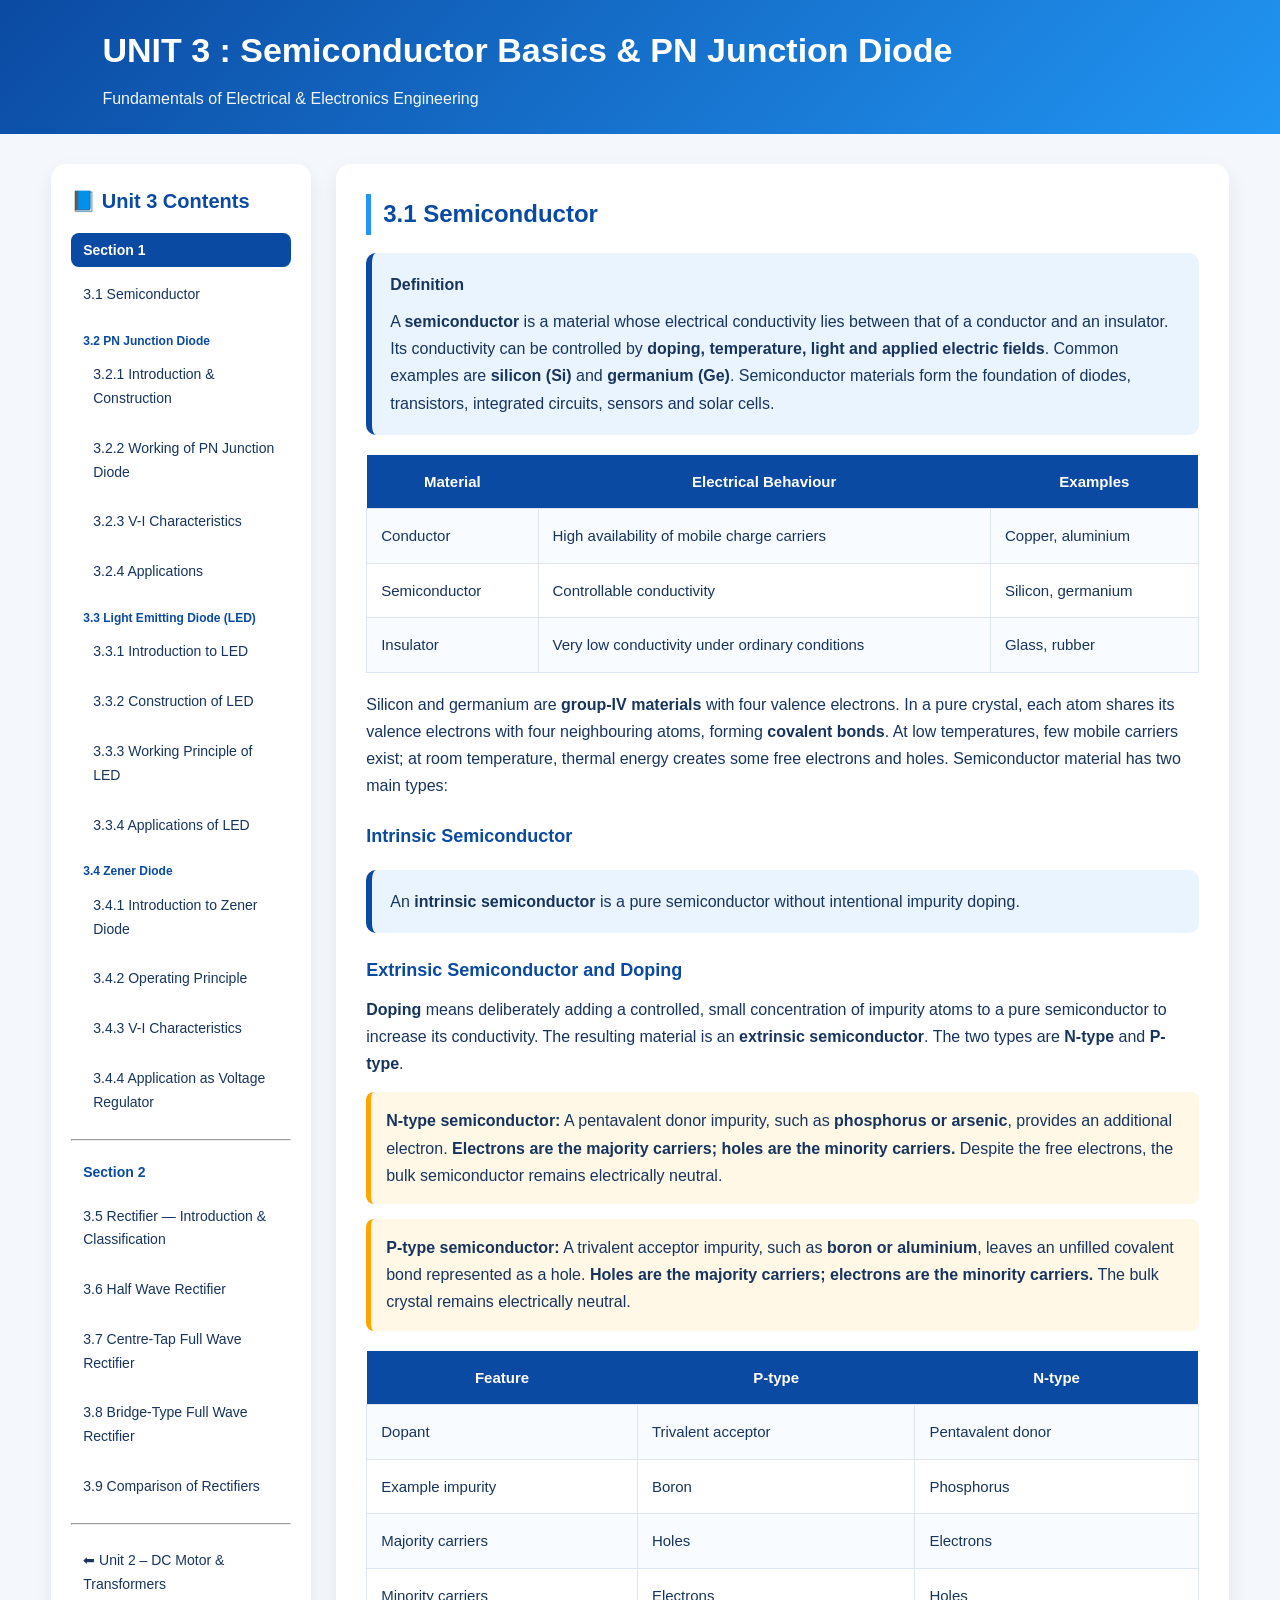
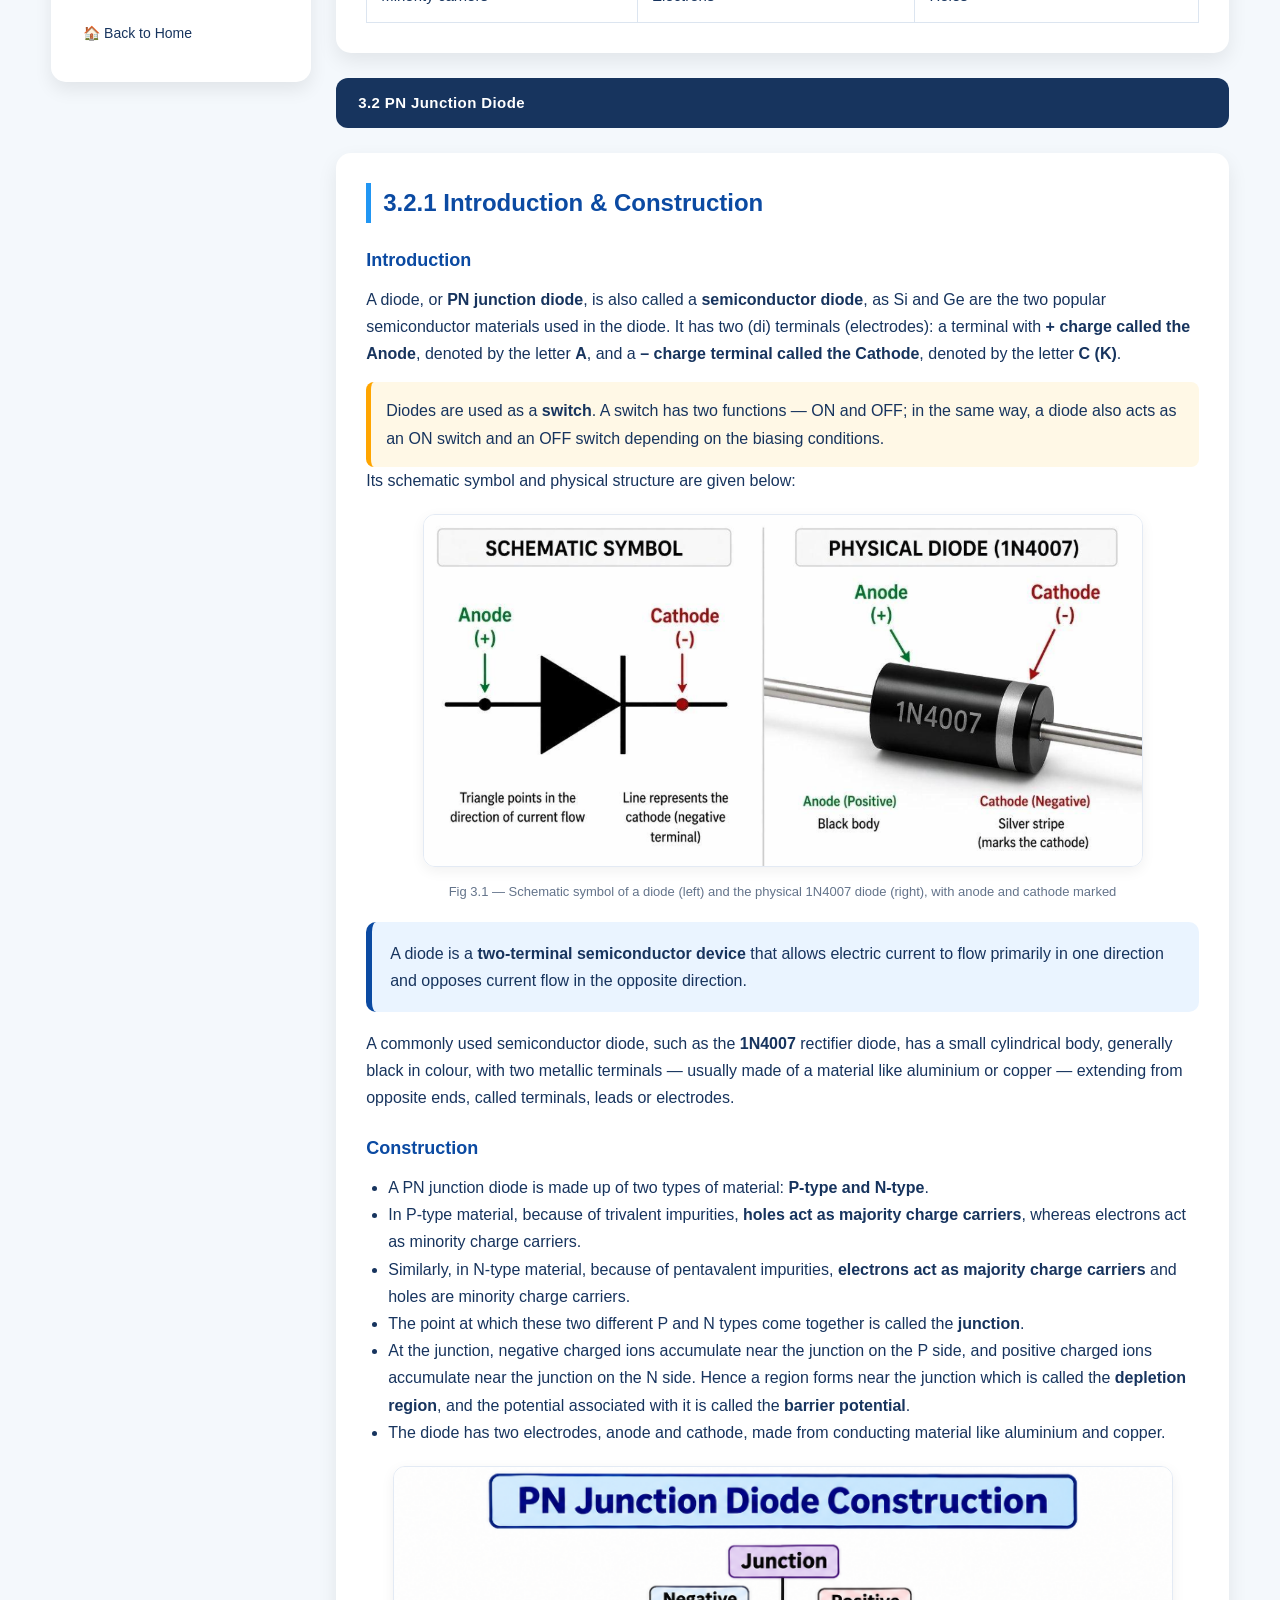
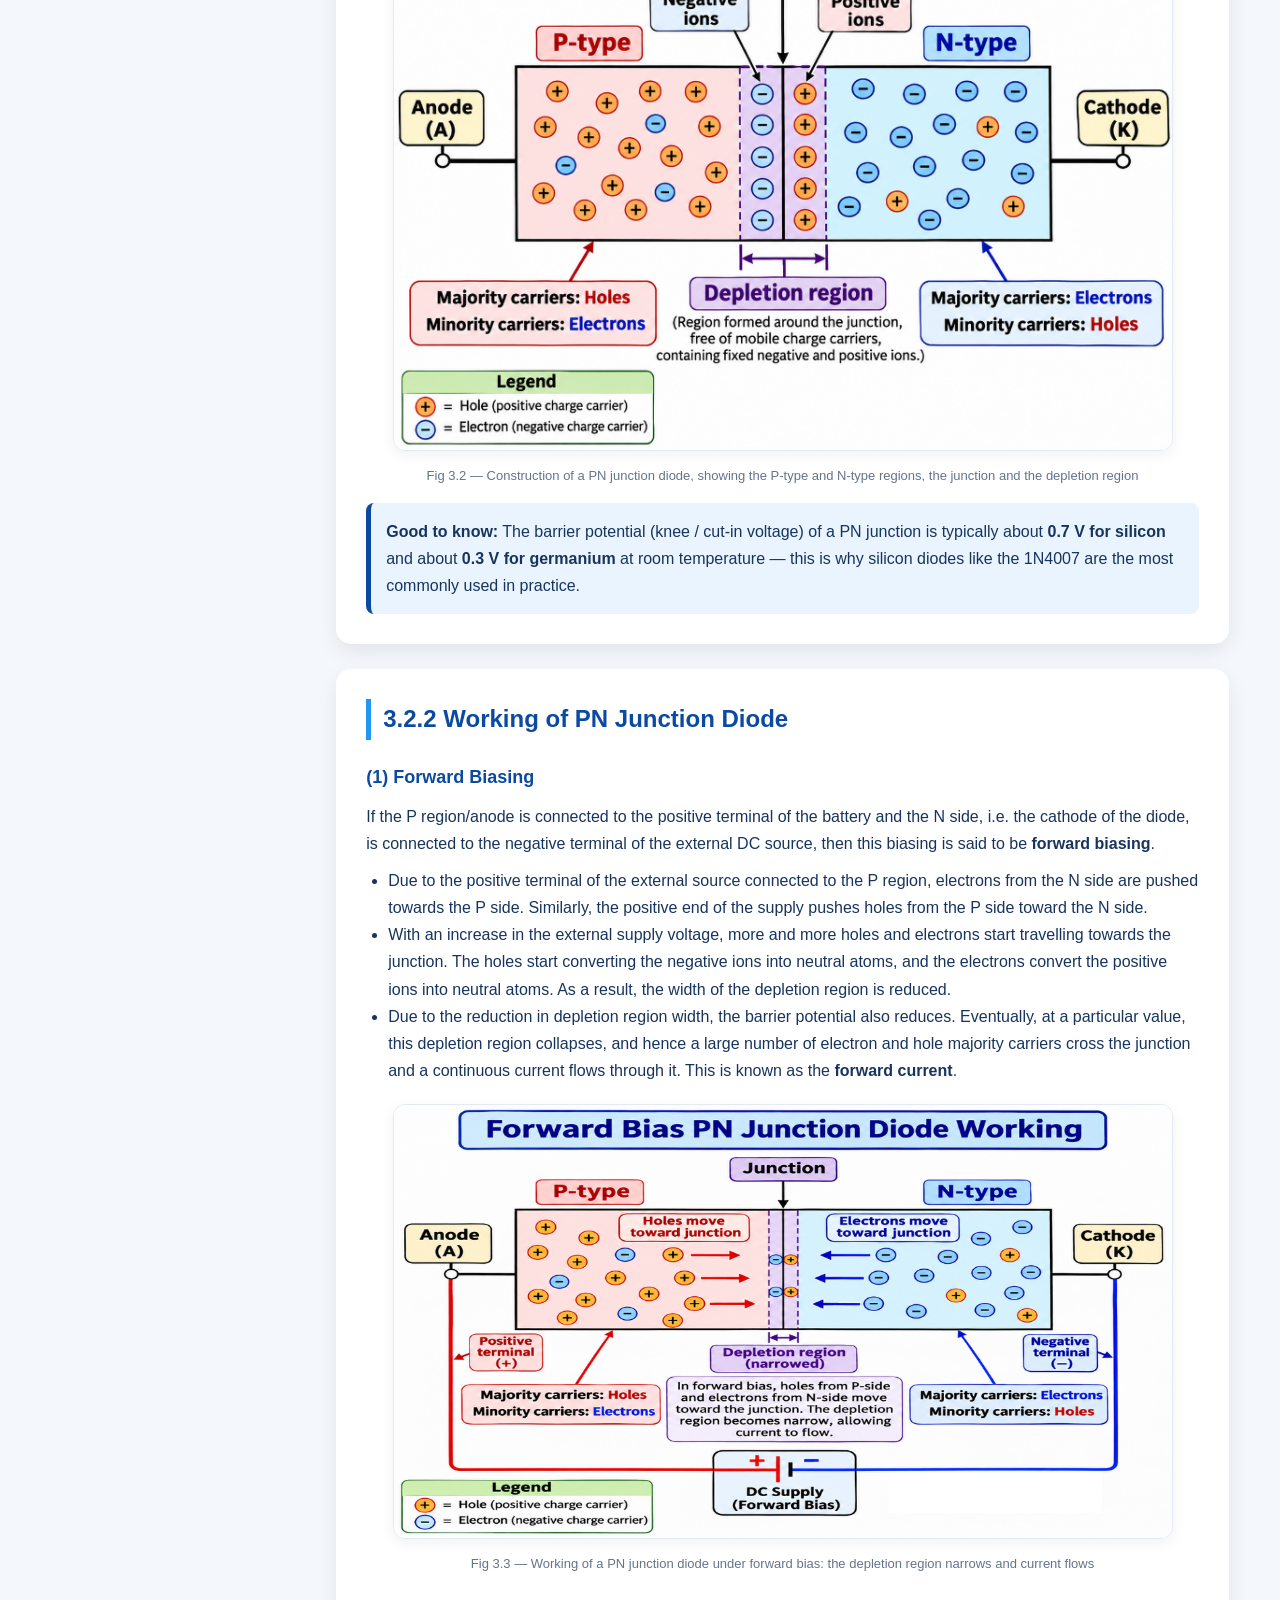
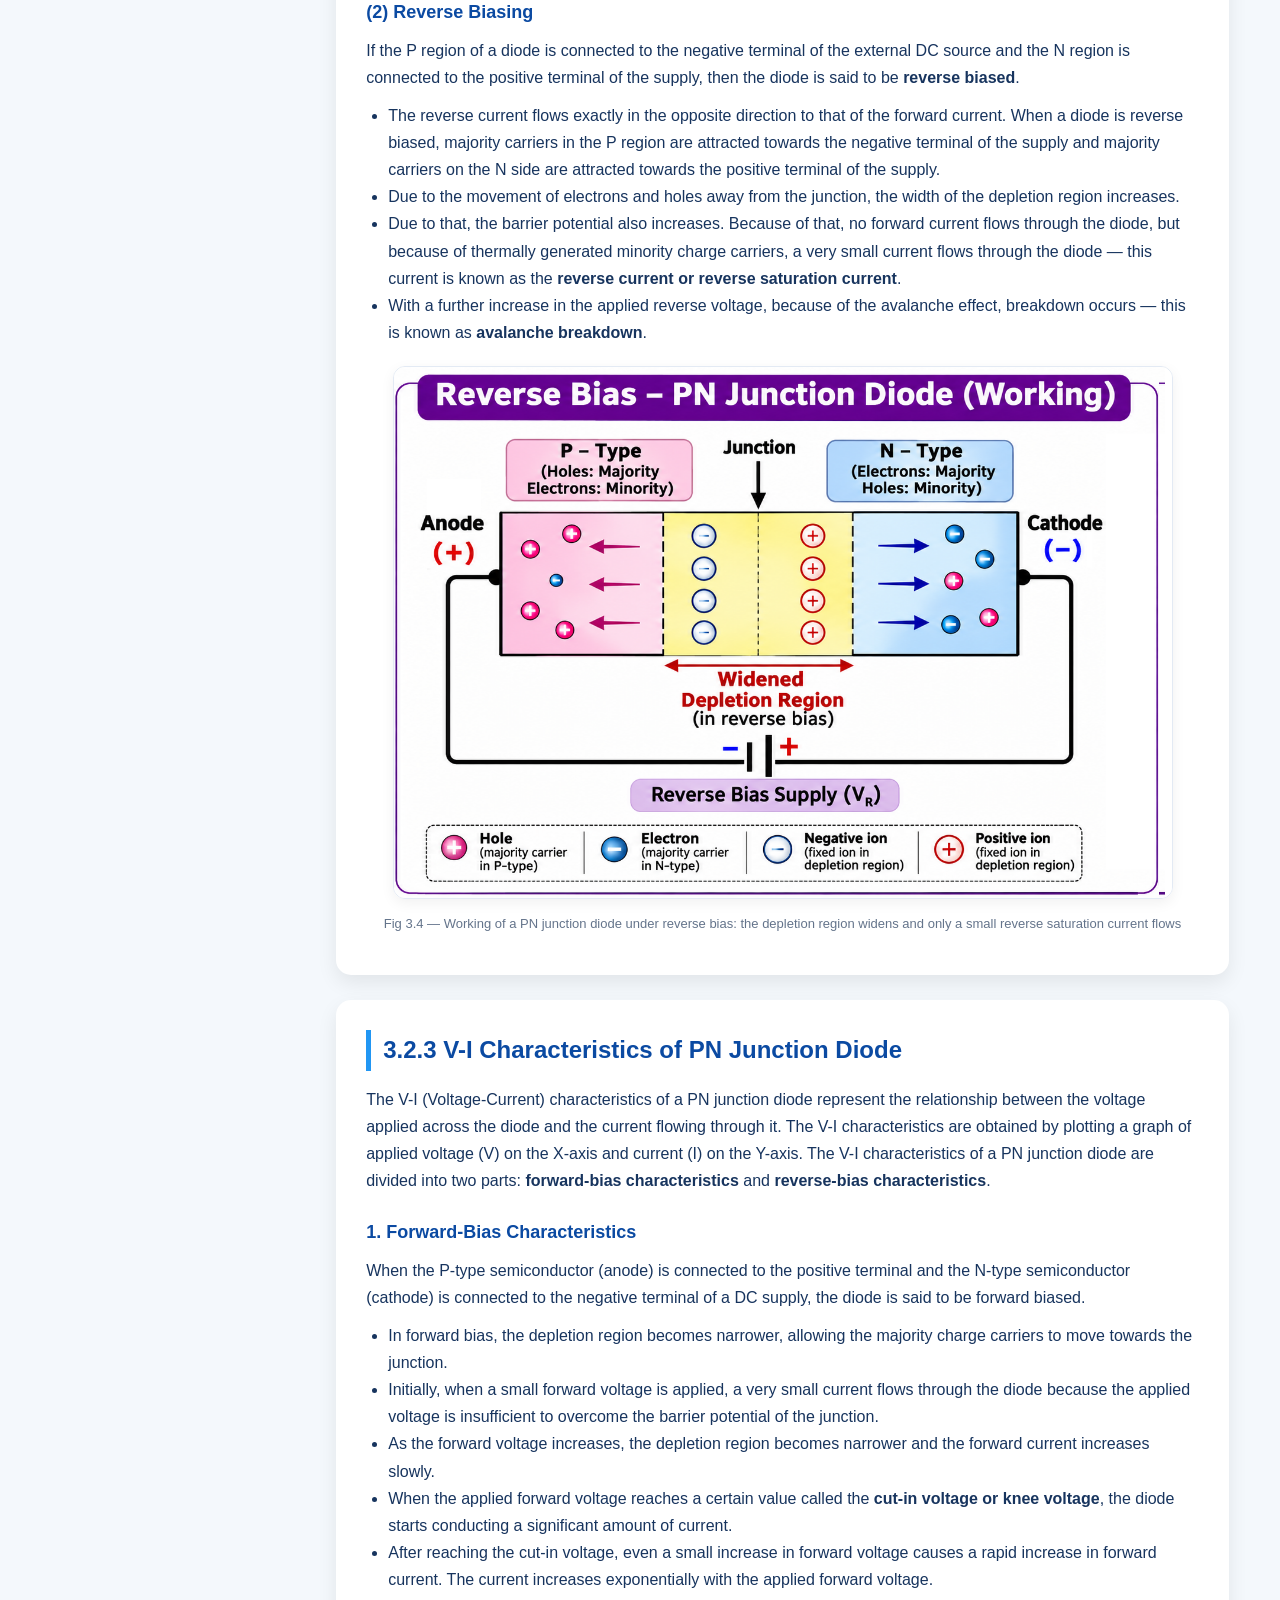
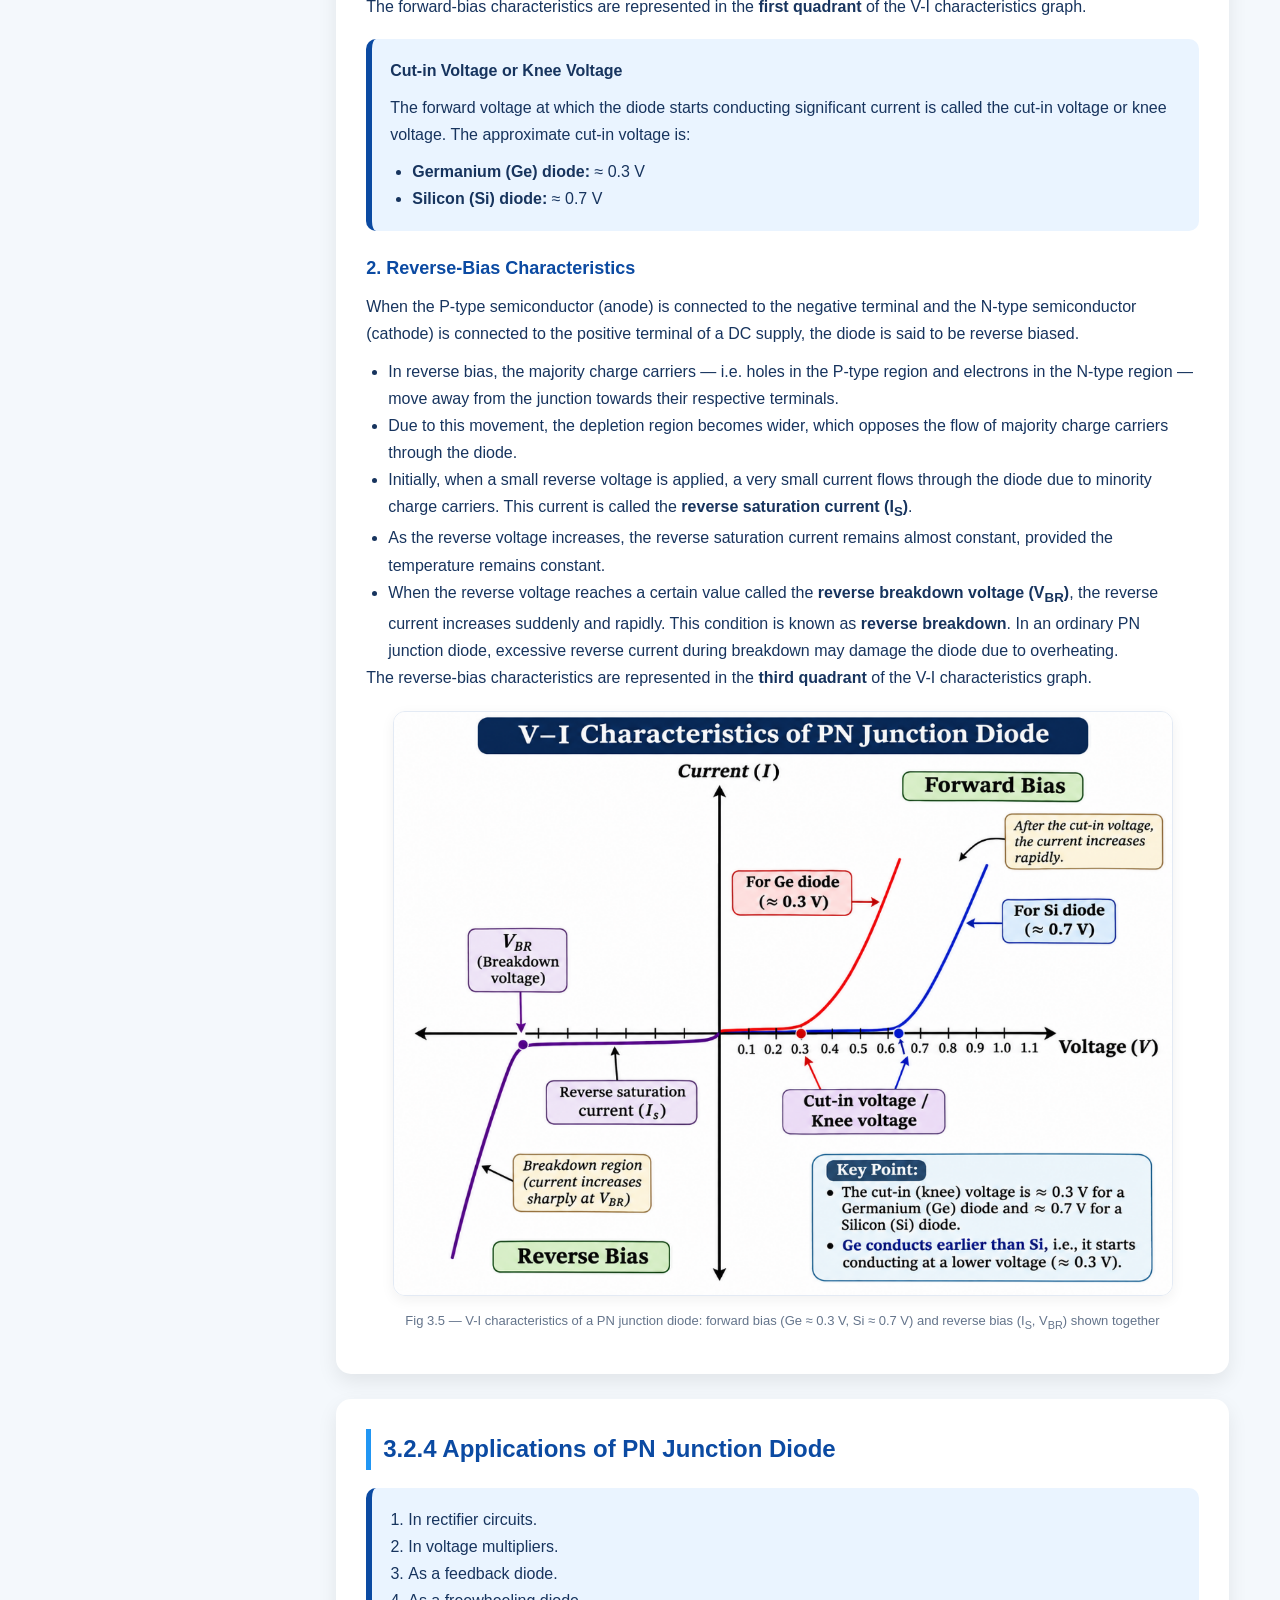
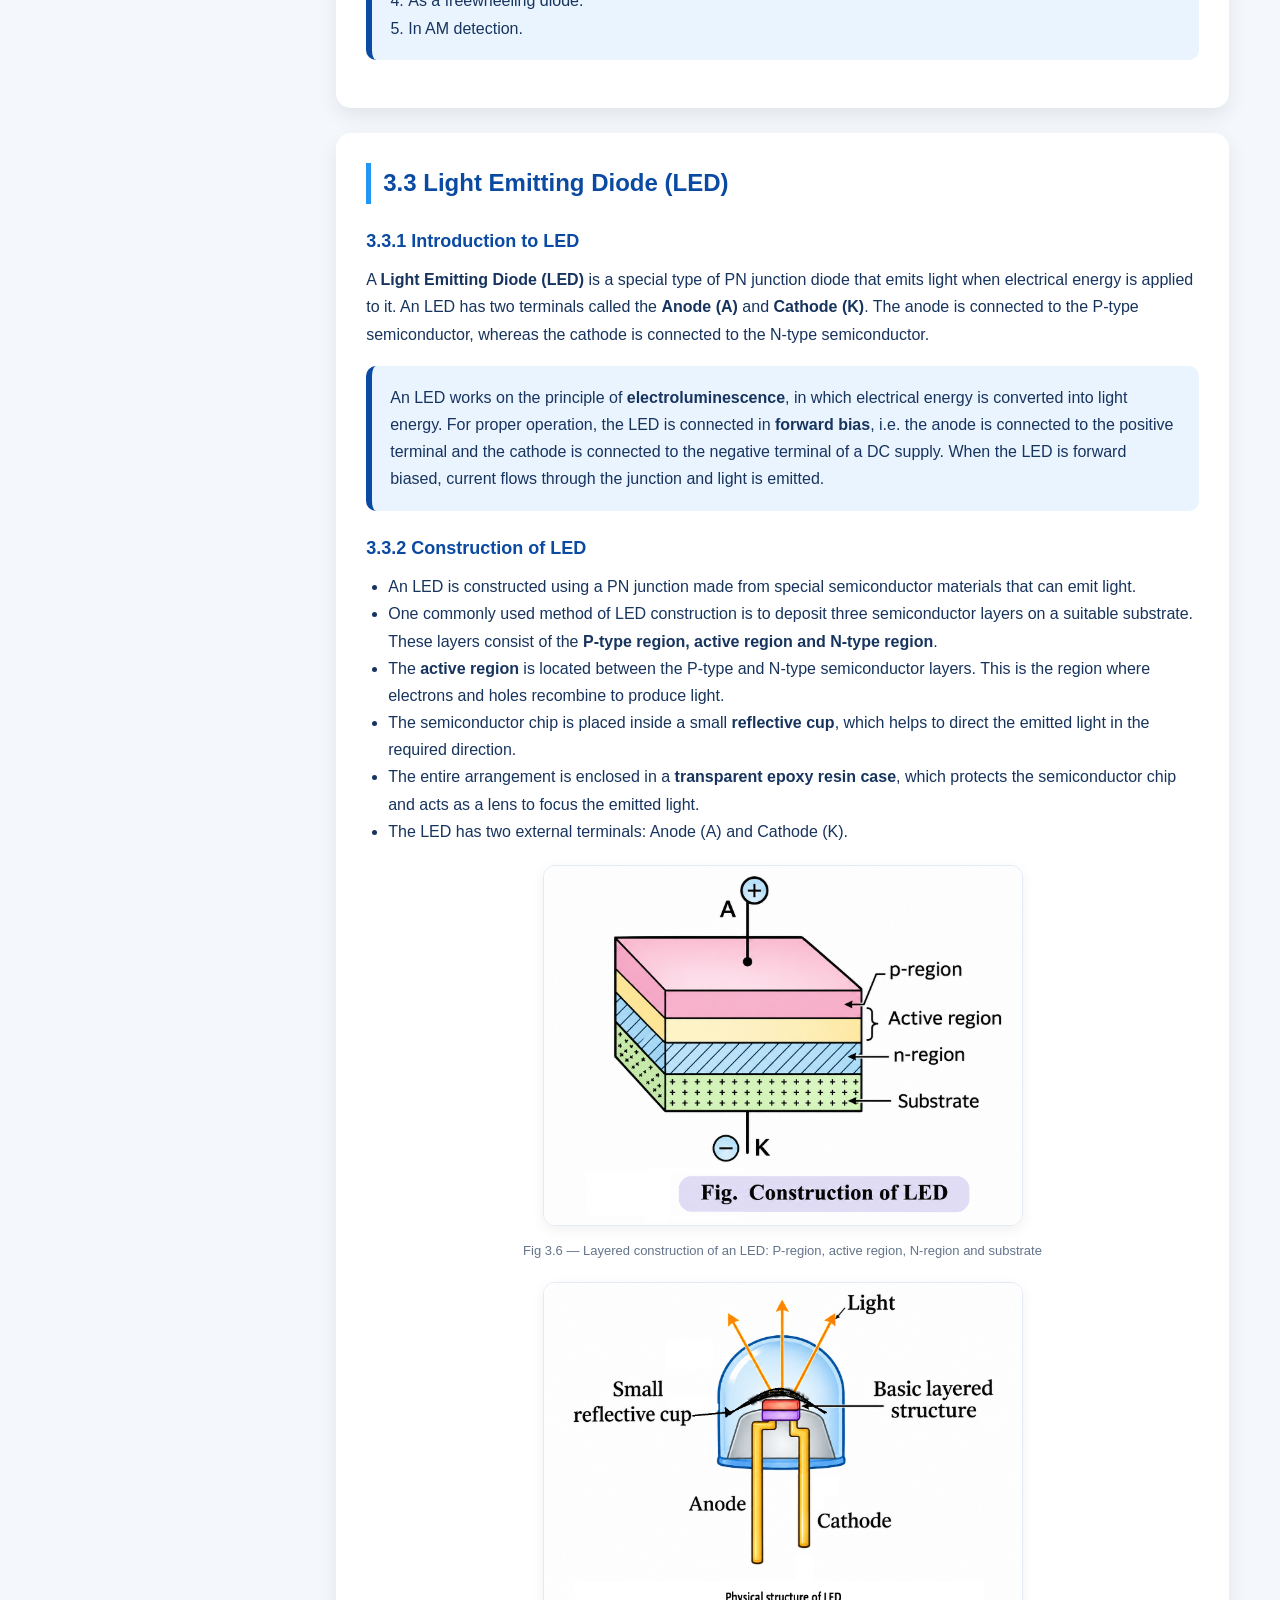
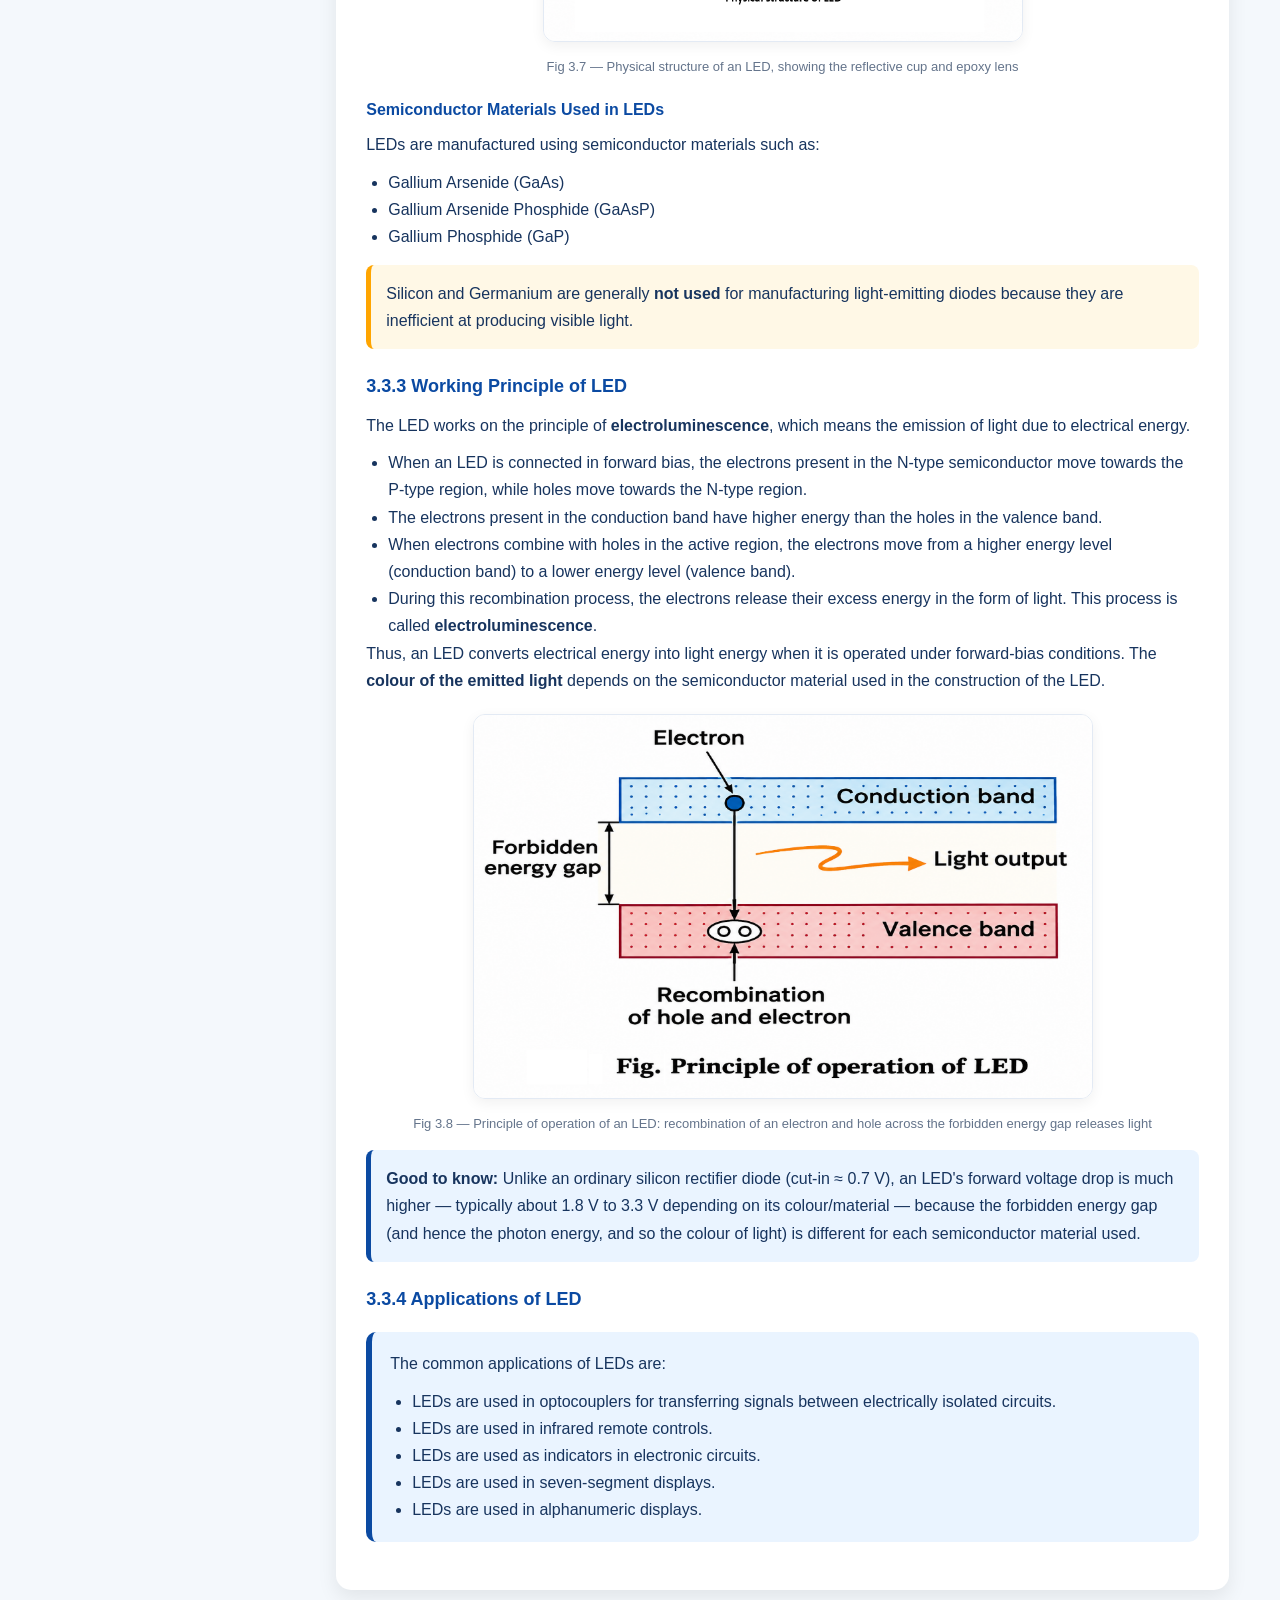
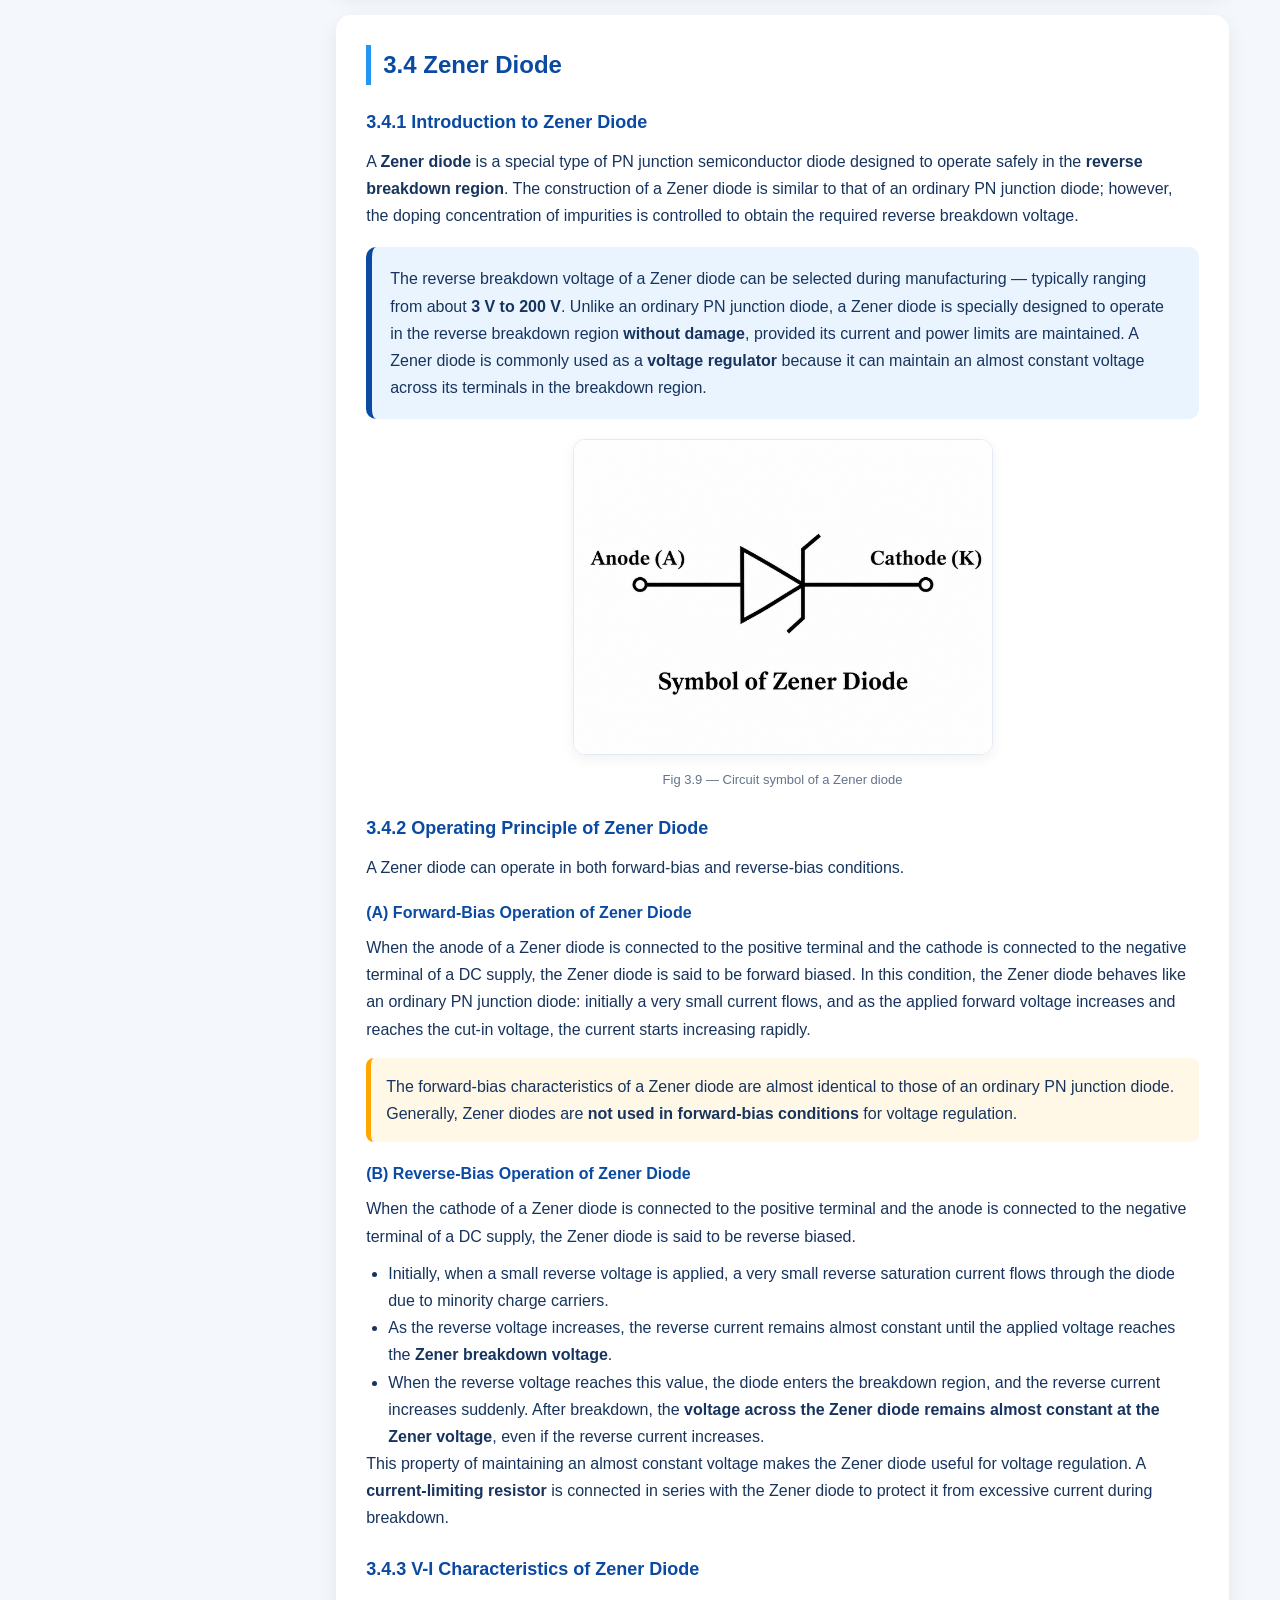
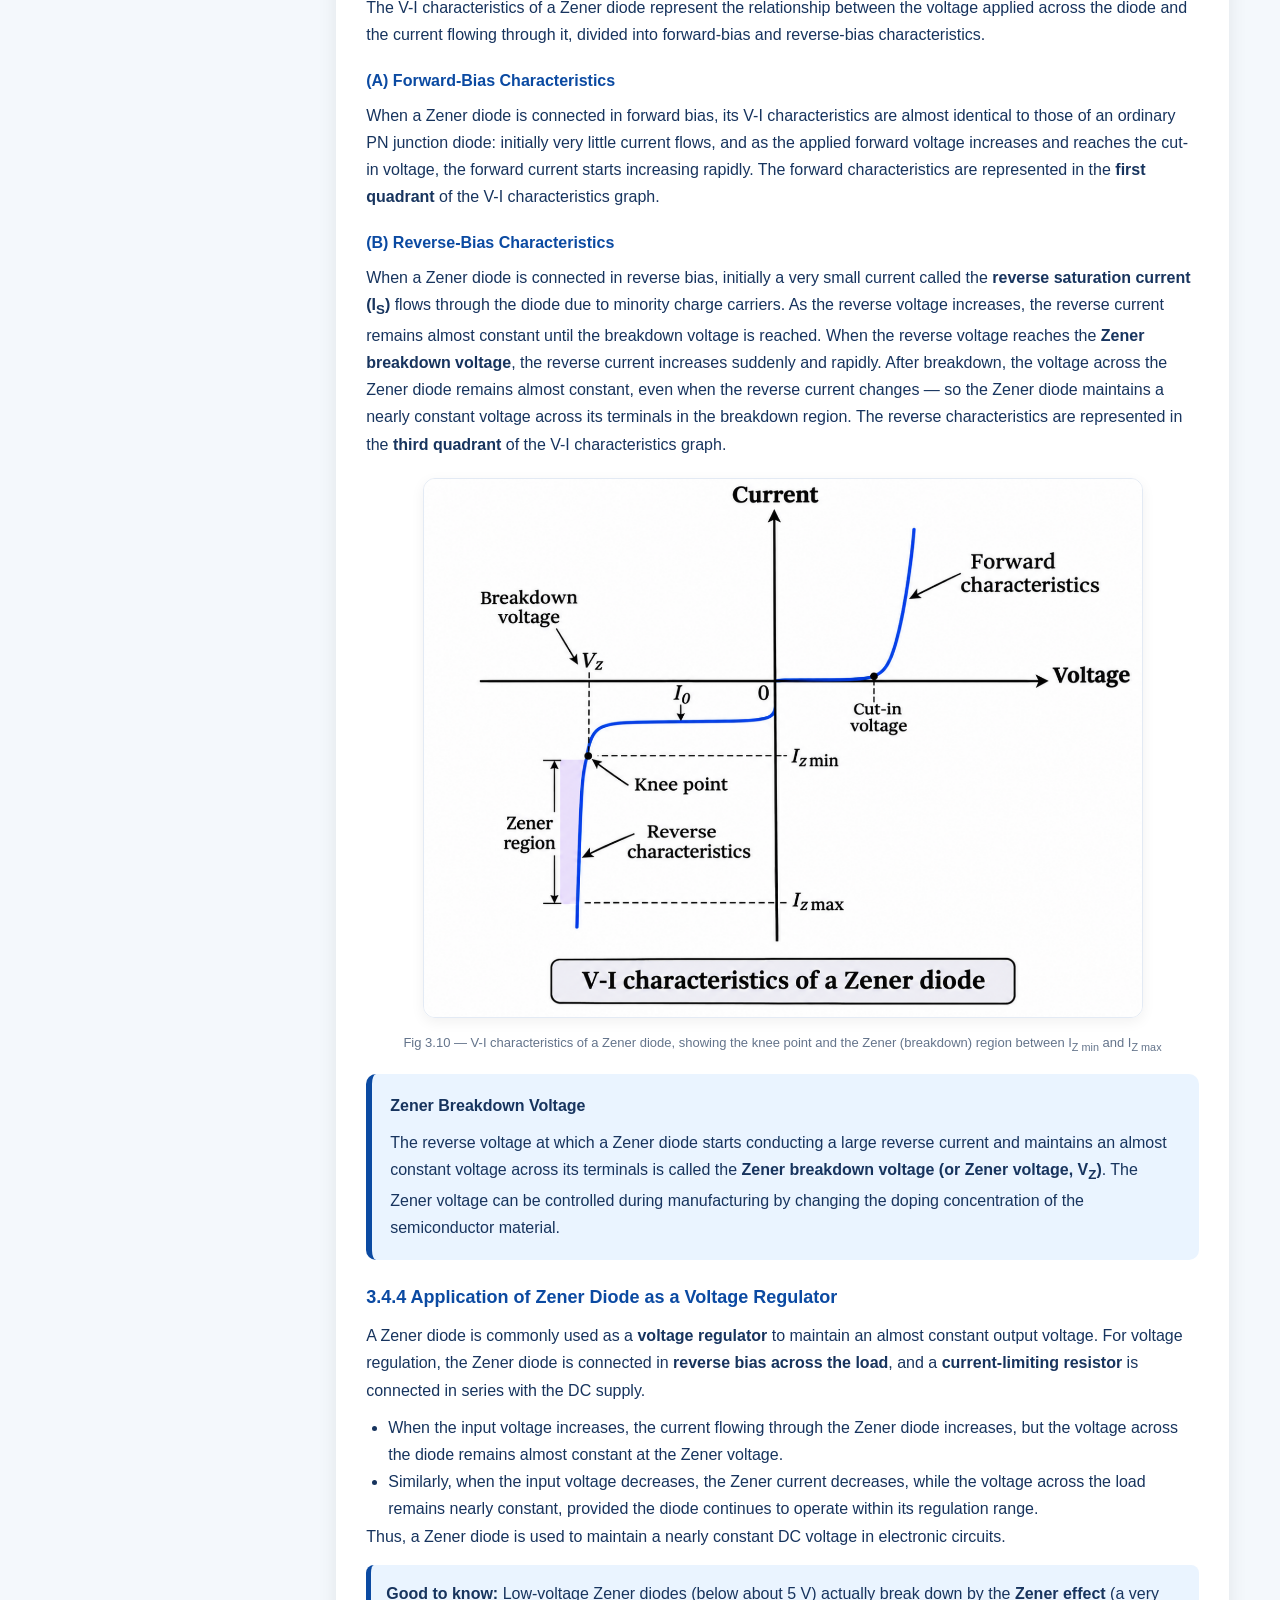
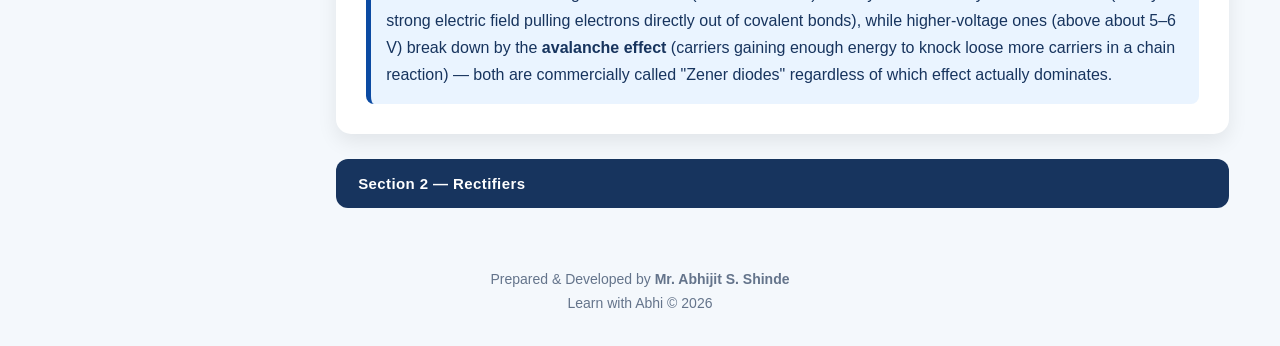
<file: units/unit3.html>
<!DOCTYPE html>
<html lang="en">
<head>
<meta charset="UTF-8">
<meta name="viewport" content="width=device-width, initial-scale=1.0">
<title>Unit 3 | Semiconductor Basics &amp; PN Junction Diode</title>

<style>
*{
margin:0;
padding:0;
box-sizing:border-box;
font-family:Arial,Helvetica,sans-serif;
scroll-behavior:smooth;
}

body{
background:#F4F8FC;
color:#17345E;
line-height:1.7;
}

/* Header */

header{
background:linear-gradient(135deg,#0B4AA2,#2196F3);
color:white;
padding:22px 8%;
}

header h1{
font-size:34px;
margin-bottom:5px;
}

header p{
opacity:.95;
}

/* Layout */

.container{
width:92%;
margin:30px auto;
display:grid;
grid-template-columns:260px 1fr;
gap:25px;
align-items:start;
}

/* Left Navigation */

.toc{
position:sticky;
top:20px;
background:white;
padding:20px;
border-radius:15px;
box-shadow:0 8px 18px rgba(0,0,0,.08);
height:fit-content;
}

.toc h3{
color:#0B4AA2;
margin-bottom:15px;
font-size:20px;
}

.toc a{
display:block;
padding:10px 12px;
text-decoration:none;
color:#17345E;
border-radius:8px;
font-size:14px;
margin-bottom:6px;
transition:.3s;
}

.toc a:hover{
background:#EAF4FF;
color:#0B4AA2;
padding-left:18px;
font-weight:bold;
}

.toc-group-btn{
display:block;
width:100%;
text-align:left;
background:none;
border:none;
font-family:inherit;
font-size:14px;
font-weight:bold;
color:#0B4AA2;
padding:9px 12px;
margin-bottom:6px;
border-radius:8px;
cursor:pointer;
transition:.3s;
}

.toc-group-btn:hover{
background:#EAF4FF;
}

.toc-group-btn.active{
background:#0B4AA2;
color:#fff;
}

.toc-group-btn.locked{
color:#94A3B8;
}

.toc-group-btn.locked.active{
background:#94A3B8;
color:#fff;
}

/* Content */

.content{
display:flex;
flex-direction:column;
gap:25px;
}

.section{
background:white;
padding:30px;
border-radius:15px;
box-shadow:0 8px 20px rgba(0,0,0,.08);
}

.section.locked-section{
display:none;
}

.section.toc-hidden{
display:none;
}

.locked-message{
background:#F8FAFC;
border:2px dashed #CBD5E1;
text-align:center;
padding:50px 25px;
}

.locked-message h2{
border:none;
padding:0;
margin-bottom:12px;
color:#64748B;
}

.locked-message p{
color:#64748B;
font-size:15px;
line-height:1.6;
}

.section h2{
color:#0B4AA2;
border-left:5px solid #2196F3;
padding-left:12px;
margin-bottom:15px;
}

.section h3{
color:#0B4AA2;
margin-top:22px;
margin-bottom:10px;
font-size:18px;
}

.definition{
background:#EAF4FF;
padding:18px;
border-left:6px solid #0B4AA2;
border-radius:10px;
margin:18px 0;
}

.note{
background:#FFF8E6;
padding:15px;
border-left:5px solid orange;
border-radius:8px;
margin-top:15px;
}

.diagram-img{
max-width:100%;
height:auto;
object-fit:contain;
display:block;
margin:20px auto;
border:1px solid #E3EAF4;
border-radius:12px;
box-shadow:0 4px 14px rgba(0,0,0,.06);
}

.fig-caption{
text-align:center;
font-size:13px;
color:#64748B;
margin-top:-6px;
margin-bottom:10px;
}

.comparison{
width:100%;
border-collapse:collapse;
margin-top:20px;
font-size:15px;
}

.comparison th{
background:#0B4AA2;
color:white;
padding:14px;
}

.comparison td{
border:1px solid #DCE5F0;
padding:14px;
vertical-align:top;
}

.comparison tr:nth-child(even){
background:#F8FBFF;
}

.part-banner{
background:#17345E;
color:white;
font-size:15px;
font-weight:bold;
letter-spacing:.4px;
padding:12px 22px;
border-radius:12px;
}

/* Footer */

footer{
text-align:center;
padding:30px;
color:#64748B;
font-size:14px;
}

/* Mobile */

@media(max-width:900px){

.container{
grid-template-columns:1fr;
}

.toc{
position:relative;
top:0;
}

}
</style>

</head>

<body>

<script>

// ===============================
// TEACHER / STUDENT MODE
// ===============================

// true  = Teacher (all sections visible)
// false = Student (GitHub Live)
const teacherMode = false;

// Unlock complete sections
// 1 = Semiconductor Basics, PN Junction Diode, LED & Zener Diode
// 2 = Rectifiers
const unlockedSection = 2;

</script>

<header>
<h1>UNIT 3 : Semiconductor Basics &amp; PN Junction Diode</h1>
<p>Fundamentals of Electrical & Electronics Engineering</p>
</header>

<div class="container">

<!-- LEFT PALETTE -->

<aside class="toc">

<h3>📘 Unit 3 Contents</h3>

<button type="button" class="toc-group-btn" data-section-jump="1">Section 1</button>

<a href="#semiconductor-basics">3.1 Semiconductor</a>
<p style="font-size:12px;font-weight:bold;color:#0B4AA2;padding:8px 12px 2px;">3.2 PN Junction Diode</p>
<a href="#pn-diode-intro" style="padding-left:22px;">3.2.1 Introduction &amp; Construction</a>
<a href="#pn-diode-working" style="padding-left:22px;">3.2.2 Working of PN Junction Diode</a>
<a href="#pn-diode-vi" style="padding-left:22px;">3.2.3 V-I Characteristics</a>
<a href="#pn-diode-applications" style="padding-left:22px;">3.2.4 Applications</a>
<p style="font-size:12px;font-weight:bold;color:#0B4AA2;padding:8px 12px 2px;">3.3 Light Emitting Diode (LED)</p>
<a href="#led-intro" style="padding-left:22px;">3.3.1 Introduction to LED</a>
<a href="#led-construction" style="padding-left:22px;">3.3.2 Construction of LED</a>
<a href="#led-working" style="padding-left:22px;">3.3.3 Working Principle of LED</a>
<a href="#led-applications" style="padding-left:22px;">3.3.4 Applications of LED</a>
<p style="font-size:12px;font-weight:bold;color:#0B4AA2;padding:8px 12px 2px;">3.4 Zener Diode</p>
<a href="#zener-intro" style="padding-left:22px;">3.4.1 Introduction to Zener Diode</a>
<a href="#zener-operating" style="padding-left:22px;">3.4.2 Operating Principle</a>
<a href="#zener-vi" style="padding-left:22px;">3.4.3 V-I Characteristics</a>
<a href="#zener-regulator" style="padding-left:22px;">3.4.4 Application as Voltage Regulator</a>

<hr style="margin:14px 0;">

<button type="button" class="toc-group-btn" data-section-jump="2">Section 2</button>

<a href="#rectifier-intro">3.5 Rectifier — Introduction &amp; Classification</a>
<a href="#hwr">3.6 Half Wave Rectifier</a>
<a href="#ct-fwr">3.7 Centre-Tap Full Wave Rectifier</a>
<a href="#bridge-rectifier">3.8 Bridge-Type Full Wave Rectifier</a>
<a href="#rectifier-comparison">3.9 Comparison of Rectifiers</a>

<hr style="margin:14px 0;">

<a href="unit2.html">⬅ Unit 2 – DC Motor &amp; Transformers</a>
<a href="../index.html">🏠 Back to Home</a>

</aside>

<!-- RIGHT CONTENT -->

<div class="content">

<!-- Semiconductor Basics -->
<div class="section" id="semiconductor-basics" data-section="1" data-toc-section="1">

<h2>3.1 Semiconductor</h2>

<div class="definition">
<b>Definition</b>
<p style="margin-top:10px;">
A <b>semiconductor</b> is a material whose electrical conductivity lies between that of a conductor and an insulator. Its conductivity can be controlled by <b>doping, temperature, light and applied electric fields</b>. Common examples are <b>silicon (Si)</b> and <b>germanium (Ge)</b>. Semiconductor materials form the foundation of diodes, transistors, integrated circuits, sensors and solar cells.
</p>
</div>

<table class="comparison">
<tr><th>Material</th><th>Electrical Behaviour</th><th>Examples</th></tr>
<tr><td>Conductor</td><td>High availability of mobile charge carriers</td><td>Copper, aluminium</td></tr>
<tr><td>Semiconductor</td><td>Controllable conductivity</td><td>Silicon, germanium</td></tr>
<tr><td>Insulator</td><td>Very low conductivity under ordinary conditions</td><td>Glass, rubber</td></tr>
</table>

<p style="margin-top:18px;">
Silicon and germanium are <b>group-IV materials</b> with four valence electrons. In a pure crystal, each atom shares its valence electrons with four neighbouring atoms, forming <b>covalent bonds</b>. At low temperatures, few mobile carriers exist; at room temperature, thermal energy creates some free electrons and holes. Semiconductor material has two main types:
</p>

<h3>Intrinsic Semiconductor</h3>
<div class="definition">
<p>An <b>intrinsic semiconductor</b> is a pure semiconductor without intentional impurity doping.</p>
</div>

<h3>Extrinsic Semiconductor and Doping</h3>
<p>
<b>Doping</b> means deliberately adding a controlled, small concentration of impurity atoms to a pure semiconductor to increase its conductivity. The resulting material is an <b>extrinsic semiconductor</b>. The two types are <b>N-type</b> and <b>P-type</b>.
</p>

<div class="note">
<b>N-type semiconductor:</b> A pentavalent donor impurity, such as <b>phosphorus or arsenic</b>, provides an additional electron. <b>Electrons are the majority carriers; holes are the minority carriers.</b> Despite the free electrons, the bulk semiconductor remains electrically neutral.
</div>

<div class="note">
<b>P-type semiconductor:</b> A trivalent acceptor impurity, such as <b>boron or aluminium</b>, leaves an unfilled covalent bond represented as a hole. <b>Holes are the majority carriers; electrons are the minority carriers.</b> The bulk crystal remains electrically neutral.
</div>

<table class="comparison">
<tr><th>Feature</th><th>P-type</th><th>N-type</th></tr>
<tr><td>Dopant</td><td>Trivalent acceptor</td><td>Pentavalent donor</td></tr>
<tr><td>Example impurity</td><td>Boron</td><td>Phosphorus</td></tr>
<tr><td>Majority carriers</td><td>Holes</td><td>Electrons</td></tr>
<tr><td>Minority carriers</td><td>Electrons</td><td>Holes</td></tr>
</table>

</div>

<div class="part-banner">3.2 PN Junction Diode</div>

<!-- PN Junction Diode - Intro & Construction -->
<section class="section" id="pn-diode-intro" data-toc-section="1">

<h2>3.2.1 Introduction &amp; Construction</h2>

<h3>Introduction</h3>
<p>
A diode, or <b>PN junction diode</b>, is also called a <b>semiconductor diode</b>, as Si and Ge are the two popular semiconductor materials used in the diode. It has two (di) terminals (electrodes): a terminal with <b>+ charge called the Anode</b>, denoted by the letter <b>A</b>, and a <b>– charge terminal called the Cathode</b>, denoted by the letter <b>C (K)</b>.
</p>
<div class="note">
Diodes are used as a <b>switch</b>. A switch has two functions — ON and OFF; in the same way, a diode also acts as an ON switch and an OFF switch depending on the biasing conditions.
</div>

<p>Its schematic symbol and physical structure are given below:</p>

<img class="diagram-img" src="../assets/images/unit3/diode-symbol-and-physical.png" style="max-width:720px;" alt="Schematic symbol of a diode showing anode and cathode with triangle pointing to the cathode line, next to a physical 1N4007 diode with anode and cathode marked, cathode indicated by a silver stripe">
<p class="fig-caption">Fig 3.1 — Schematic symbol of a diode (left) and the physical 1N4007 diode (right), with anode and cathode marked</p>

<div class="definition">
A diode is a <b>two-terminal semiconductor device</b> that allows electric current to flow primarily in one direction and opposes current flow in the opposite direction.
</div>

<p>
A commonly used semiconductor diode, such as the <b>1N4007</b> rectifier diode, has a small cylindrical body, generally black in colour, with two metallic terminals — usually made of a material like aluminium or copper — extending from opposite ends, called terminals, leads or electrodes.
</p>

<h3>Construction</h3>
<ul style="margin:10px 0 0 22px;">
<li>A PN junction diode is made up of two types of material: <b>P-type and N-type</b>.</li>
<li>In P-type material, because of trivalent impurities, <b>holes act as majority charge carriers</b>, whereas electrons act as minority charge carriers.</li>
<li>Similarly, in N-type material, because of pentavalent impurities, <b>electrons act as majority charge carriers</b> and holes are minority charge carriers.</li>
<li>The point at which these two different P and N types come together is called the <b>junction</b>.</li>
<li>At the junction, negative charged ions accumulate near the junction on the P side, and positive charged ions accumulate near the junction on the N side. Hence a region forms near the junction which is called the <b>depletion region</b>, and the potential associated with it is called the <b>barrier potential</b>.</li>
<li>The diode has two electrodes, anode and cathode, made from conducting material like aluminium and copper.</li>
</ul>

<img class="diagram-img" src="../assets/images/unit3/pn-junction-construction.png" style="max-width:780px;" alt="PN Junction Diode Construction: P-type region with holes as majority carriers and electrons as minority carriers, N-type region with electrons as majority carriers and holes as minority carriers, junction in the middle with negative ions on the P side and positive ions on the N side forming the depletion region">
<p class="fig-caption">Fig 3.2 — Construction of a PN junction diode, showing the P-type and N-type regions, the junction and the depletion region</p>

<div class="note" style="background:#EAF4FF;border-left-color:#0B4AA2;">
<b>Good to know:</b> The barrier potential (knee / cut-in voltage) of a PN junction is typically about <b>0.7 V for silicon</b> and about <b>0.3 V for germanium</b> at room temperature — this is why silicon diodes like the 1N4007 are the most commonly used in practice.
</div>

</section>

<!-- Working -->
<section class="section" id="pn-diode-working" data-toc-section="1">

<h2>3.2.2 Working of PN Junction Diode</h2>

<h3>(1) Forward Biasing</h3>
<p>
If the P region/anode is connected to the positive terminal of the battery and the N side, i.e. the cathode of the diode, is connected to the negative terminal of the external DC source, then this biasing is said to be <b>forward biasing</b>.
</p>
<ul style="margin:10px 0 0 22px;">
<li>Due to the positive terminal of the external source connected to the P region, electrons from the N side are pushed towards the P side. Similarly, the positive end of the supply pushes holes from the P side toward the N side.</li>
<li>With an increase in the external supply voltage, more and more holes and electrons start travelling towards the junction. The holes start converting the negative ions into neutral atoms, and the electrons convert the positive ions into neutral atoms. As a result, the width of the depletion region is reduced.</li>
<li>Due to the reduction in depletion region width, the barrier potential also reduces. Eventually, at a particular value, this depletion region collapses, and hence a large number of electron and hole majority carriers cross the junction and a continuous current flows through it. This is known as the <b>forward current</b>.</li>
</ul>

<img class="diagram-img" src="../assets/images/unit3/forward-bias-working.png" style="max-width:780px;" alt="Forward Bias PN Junction Diode Working: holes from the P-type move toward the junction and electrons from the N-type move toward the junction, narrowing the depletion region and allowing current to flow, with the DC supply positive terminal connected to the anode and negative terminal connected to the cathode">
<p class="fig-caption">Fig 3.3 — Working of a PN junction diode under forward bias: the depletion region narrows and current flows</p>

<h3>(2) Reverse Biasing</h3>
<p>
If the P region of a diode is connected to the negative terminal of the external DC source and the N region is connected to the positive terminal of the supply, then the diode is said to be <b>reverse biased</b>.
</p>
<ul style="margin:10px 0 0 22px;">
<li>The reverse current flows exactly in the opposite direction to that of the forward current. When a diode is reverse biased, majority carriers in the P region are attracted towards the negative terminal of the supply and majority carriers on the N side are attracted towards the positive terminal of the supply.</li>
<li>Due to the movement of electrons and holes away from the junction, the width of the depletion region increases.</li>
<li>Due to that, the barrier potential also increases. Because of that, no forward current flows through the diode, but because of thermally generated minority charge carriers, a very small current flows through the diode — this current is known as the <b>reverse current or reverse saturation current</b>.</li>
<li>With a further increase in the applied reverse voltage, because of the avalanche effect, breakdown occurs — this is known as <b>avalanche breakdown</b>.</li>
</ul>

<img class="diagram-img" src="../assets/images/unit3/reverse-bias-working.png" style="max-width:780px;" alt="Reverse Bias PN Junction Diode Working: holes in the P-type and electrons in the N-type move away from the junction, widening the depletion region, with the reverse bias supply negative terminal connected to the anode and positive terminal connected to the cathode">
<p class="fig-caption">Fig 3.4 — Working of a PN junction diode under reverse bias: the depletion region widens and only a small reverse saturation current flows</p>

</section>

<!-- V-I Characteristics -->
<section class="section" id="pn-diode-vi" data-toc-section="1">

<h2>3.2.3 V-I Characteristics of PN Junction Diode</h2>

<p>
The V-I (Voltage-Current) characteristics of a PN junction diode represent the relationship between the voltage applied across the diode and the current flowing through it. The V-I characteristics are obtained by plotting a graph of applied voltage (V) on the X-axis and current (I) on the Y-axis. The V-I characteristics of a PN junction diode are divided into two parts: <b>forward-bias characteristics</b> and <b>reverse-bias characteristics</b>.
</p>

<h3>1. Forward-Bias Characteristics</h3>
<p>
When the P-type semiconductor (anode) is connected to the positive terminal and the N-type semiconductor (cathode) is connected to the negative terminal of a DC supply, the diode is said to be forward biased.
</p>
<ul style="margin:10px 0 0 22px;">
<li>In forward bias, the depletion region becomes narrower, allowing the majority charge carriers to move towards the junction.</li>
<li>Initially, when a small forward voltage is applied, a very small current flows through the diode because the applied voltage is insufficient to overcome the barrier potential of the junction.</li>
<li>As the forward voltage increases, the depletion region becomes narrower and the forward current increases slowly.</li>
<li>When the applied forward voltage reaches a certain value called the <b>cut-in voltage or knee voltage</b>, the diode starts conducting a significant amount of current.</li>
<li>After reaching the cut-in voltage, even a small increase in forward voltage causes a rapid increase in forward current. The current increases exponentially with the applied forward voltage.</li>
</ul>
<p>The forward-bias characteristics are represented in the <b>first quadrant</b> of the V-I characteristics graph.</p>

<div class="definition">
<b>Cut-in Voltage or Knee Voltage</b>
<p style="margin-top:10px;">The forward voltage at which the diode starts conducting significant current is called the cut-in voltage or knee voltage. The approximate cut-in voltage is:</p>
<ul style="margin:10px 0 0 22px;">
<li><b>Germanium (Ge) diode:</b> ≈ 0.3 V</li>
<li><b>Silicon (Si) diode:</b> ≈ 0.7 V</li>
</ul>
</div>

<h3>2. Reverse-Bias Characteristics</h3>
<p>
When the P-type semiconductor (anode) is connected to the negative terminal and the N-type semiconductor (cathode) is connected to the positive terminal of a DC supply, the diode is said to be reverse biased.
</p>
<ul style="margin:10px 0 0 22px;">
<li>In reverse bias, the majority charge carriers — i.e. holes in the P-type region and electrons in the N-type region — move away from the junction towards their respective terminals.</li>
<li>Due to this movement, the depletion region becomes wider, which opposes the flow of majority charge carriers through the diode.</li>
<li>Initially, when a small reverse voltage is applied, a very small current flows through the diode due to minority charge carriers. This current is called the <b>reverse saturation current (I<sub>S</sub>)</b>.</li>
<li>As the reverse voltage increases, the reverse saturation current remains almost constant, provided the temperature remains constant.</li>
<li>When the reverse voltage reaches a certain value called the <b>reverse breakdown voltage (V<sub>BR</sub>)</b>, the reverse current increases suddenly and rapidly. This condition is known as <b>reverse breakdown</b>. In an ordinary PN junction diode, excessive reverse current during breakdown may damage the diode due to overheating.</li>
</ul>
<p>The reverse-bias characteristics are represented in the <b>third quadrant</b> of the V-I characteristics graph.</p>

<img class="diagram-img" src="../assets/images/unit3/diode-vi-characteristics.png" style="max-width:780px;" alt="V-I Characteristics of PN Junction Diode: forward bias curve for Ge diode with cut-in voltage approximately 0.3 V and Si diode with cut-in voltage approximately 0.7 V, reverse bias curve showing reverse saturation current Is staying almost constant until the breakdown voltage VBR where current increases sharply">
<p class="fig-caption">Fig 3.5 — V-I characteristics of a PN junction diode: forward bias (Ge ≈ 0.3 V, Si ≈ 0.7 V) and reverse bias (I<sub>S</sub>, V<sub>BR</sub>) shown together</p>

</section>

<!-- Applications -->
<section class="section" id="pn-diode-applications" data-toc-section="1">

<h2>3.2.4 Applications of PN Junction Diode</h2>

<div class="definition">
<ol style="margin-left:18px;">
<li>In rectifier circuits.</li>
<li>In voltage multipliers.</li>
<li>As a feedback diode.</li>
<li>As a freewheeling diode.</li>
<li>In AM detection.</li>
</ol>
</div>

</section>

<!-- LED -->
<section class="section" id="led" data-toc-section="1">

<h2>3.3 Light Emitting Diode (LED)</h2>

<h3 id="led-intro">3.3.1 Introduction to LED</h3>
<p>
A <b>Light Emitting Diode (LED)</b> is a special type of PN junction diode that emits light when electrical energy is applied to it. An LED has two terminals called the <b>Anode (A)</b> and <b>Cathode (K)</b>. The anode is connected to the P-type semiconductor, whereas the cathode is connected to the N-type semiconductor.
</p>
<div class="definition">
An LED works on the principle of <b>electroluminescence</b>, in which electrical energy is converted into light energy. For proper operation, the LED is connected in <b>forward bias</b>, i.e. the anode is connected to the positive terminal and the cathode is connected to the negative terminal of a DC supply. When the LED is forward biased, current flows through the junction and light is emitted.
</div>

<h3 id="led-construction">3.3.2 Construction of LED</h3>
<ul style="margin:10px 0 0 22px;">
<li>An LED is constructed using a PN junction made from special semiconductor materials that can emit light.</li>
<li>One commonly used method of LED construction is to deposit three semiconductor layers on a suitable substrate. These layers consist of the <b>P-type region, active region and N-type region</b>.</li>
<li>The <b>active region</b> is located between the P-type and N-type semiconductor layers. This is the region where electrons and holes recombine to produce light.</li>
<li>The semiconductor chip is placed inside a small <b>reflective cup</b>, which helps to direct the emitted light in the required direction.</li>
<li>The entire arrangement is enclosed in a <b>transparent epoxy resin case</b>, which protects the semiconductor chip and acts as a lens to focus the emitted light.</li>
<li>The LED has two external terminals: Anode (A) and Cathode (K).</li>
</ul>

<img class="diagram-img" src="../assets/images/unit3/led-construction-layers.png" style="max-width:480px;" alt="Construction of LED showing layered structure: p-region, active region, n-region and substrate, with anode connected to the top positive terminal and cathode to the bottom negative terminal">
<p class="fig-caption">Fig 3.6 — Layered construction of an LED: P-region, active region, N-region and substrate</p>

<img class="diagram-img" src="../assets/images/unit3/led-physical-structure.png" style="max-width:480px;" alt="Physical structure of an LED showing the small reflective cup, basic layered structure, transparent epoxy dome, and anode and cathode leads, with light rays emerging from the top">
<p class="fig-caption">Fig 3.7 — Physical structure of an LED, showing the reflective cup and epoxy lens</p>

<h4 style="color:#0B4AA2;margin-top:18px;margin-bottom:8px;font-size:16px;">Semiconductor Materials Used in LEDs</h4>
<p>LEDs are manufactured using semiconductor materials such as:</p>
<ul style="margin:10px 0 0 22px;">
<li>Gallium Arsenide (GaAs)</li>
<li>Gallium Arsenide Phosphide (GaAsP)</li>
<li>Gallium Phosphide (GaP)</li>
</ul>
<div class="note">
Silicon and Germanium are generally <b>not used</b> for manufacturing light-emitting diodes because they are inefficient at producing visible light.
</div>

<h3 id="led-working">3.3.3 Working Principle of LED</h3>
<p>
The LED works on the principle of <b>electroluminescence</b>, which means the emission of light due to electrical energy.
</p>
<ul style="margin:10px 0 0 22px;">
<li>When an LED is connected in forward bias, the electrons present in the N-type semiconductor move towards the P-type region, while holes move towards the N-type region.</li>
<li>The electrons present in the conduction band have higher energy than the holes in the valence band.</li>
<li>When electrons combine with holes in the active region, the electrons move from a higher energy level (conduction band) to a lower energy level (valence band).</li>
<li>During this recombination process, the electrons release their excess energy in the form of light. This process is called <b>electroluminescence</b>.</li>
</ul>
<p>Thus, an LED converts electrical energy into light energy when it is operated under forward-bias conditions. The <b>colour of the emitted light</b> depends on the semiconductor material used in the construction of the LED.</p>

<img class="diagram-img" src="../assets/images/unit3/led-working-principle.png" style="max-width:620px;" alt="Principle of operation of LED: an electron falls from the conduction band across the forbidden energy gap and recombines with a hole in the valence band, releasing the energy as light output">
<p class="fig-caption">Fig 3.8 — Principle of operation of an LED: recombination of an electron and hole across the forbidden energy gap releases light</p>

<div class="note" style="background:#EAF4FF;border-left-color:#0B4AA2;">
<b>Good to know:</b> Unlike an ordinary silicon rectifier diode (cut-in ≈ 0.7 V), an LED's forward voltage drop is much higher — typically about 1.8 V to 3.3 V depending on its colour/material — because the forbidden energy gap (and hence the photon energy, and so the colour of light) is different for each semiconductor material used.
</div>

<h3 id="led-applications">3.3.4 Applications of LED</h3>
<div class="definition">
<p>The common applications of LEDs are:</p>
<ul style="margin:10px 0 0 22px;">
<li>LEDs are used in optocouplers for transferring signals between electrically isolated circuits.</li>
<li>LEDs are used in infrared remote controls.</li>
<li>LEDs are used as indicators in electronic circuits.</li>
<li>LEDs are used in seven-segment displays.</li>
<li>LEDs are used in alphanumeric displays.</li>
</ul>
</div>

</section>

<!-- Zener Diode -->
<section class="section" id="zener-diode" data-toc-section="1">

<h2>3.4 Zener Diode</h2>

<h3 id="zener-intro">3.4.1 Introduction to Zener Diode</h3>
<p>
A <b>Zener diode</b> is a special type of PN junction semiconductor diode designed to operate safely in the <b>reverse breakdown region</b>. The construction of a Zener diode is similar to that of an ordinary PN junction diode; however, the doping concentration of impurities is controlled to obtain the required reverse breakdown voltage.
</p>
<div class="definition">
The reverse breakdown voltage of a Zener diode can be selected during manufacturing — typically ranging from about <b>3 V to 200 V</b>. Unlike an ordinary PN junction diode, a Zener diode is specially designed to operate in the reverse breakdown region <b>without damage</b>, provided its current and power limits are maintained. A Zener diode is commonly used as a <b>voltage regulator</b> because it can maintain an almost constant voltage across its terminals in the breakdown region.
</div>

<img class="diagram-img" src="../assets/images/unit3/zener-diode-symbol.png" style="max-width:420px;" alt="Symbol of Zener diode showing anode and cathode, with the cathode bar bent at both ends like a Z">
<p class="fig-caption">Fig 3.9 — Circuit symbol of a Zener diode</p>

<h3 id="zener-operating">3.4.2 Operating Principle of Zener Diode</h3>
<p>A Zener diode can operate in both forward-bias and reverse-bias conditions.</p>

<h4 style="color:#0B4AA2;margin-top:18px;margin-bottom:8px;font-size:16px;">(A) Forward-Bias Operation of Zener Diode</h4>
<p>
When the anode of a Zener diode is connected to the positive terminal and the cathode is connected to the negative terminal of a DC supply, the Zener diode is said to be forward biased. In this condition, the Zener diode behaves like an ordinary PN junction diode: initially a very small current flows, and as the applied forward voltage increases and reaches the cut-in voltage, the current starts increasing rapidly.
</p>
<div class="note">
The forward-bias characteristics of a Zener diode are almost identical to those of an ordinary PN junction diode. Generally, Zener diodes are <b>not used in forward-bias conditions</b> for voltage regulation.
</div>

<h4 style="color:#0B4AA2;margin-top:18px;margin-bottom:8px;font-size:16px;">(B) Reverse-Bias Operation of Zener Diode</h4>
<p>
When the cathode of a Zener diode is connected to the positive terminal and the anode is connected to the negative terminal of a DC supply, the Zener diode is said to be reverse biased.
</p>
<ul style="margin:10px 0 0 22px;">
<li>Initially, when a small reverse voltage is applied, a very small reverse saturation current flows through the diode due to minority charge carriers.</li>
<li>As the reverse voltage increases, the reverse current remains almost constant until the applied voltage reaches the <b>Zener breakdown voltage</b>.</li>
<li>When the reverse voltage reaches this value, the diode enters the breakdown region, and the reverse current increases suddenly. After breakdown, the <b>voltage across the Zener diode remains almost constant at the Zener voltage</b>, even if the reverse current increases.</li>
</ul>
<p>This property of maintaining an almost constant voltage makes the Zener diode useful for voltage regulation. A <b>current-limiting resistor</b> is connected in series with the Zener diode to protect it from excessive current during breakdown.</p>

<h3 id="zener-vi">3.4.3 V-I Characteristics of Zener Diode</h3>
<p>The V-I characteristics of a Zener diode represent the relationship between the voltage applied across the diode and the current flowing through it, divided into forward-bias and reverse-bias characteristics.</p>

<h4 style="color:#0B4AA2;margin-top:18px;margin-bottom:8px;font-size:16px;">(A) Forward-Bias Characteristics</h4>
<p>
When a Zener diode is connected in forward bias, its V-I characteristics are almost identical to those of an ordinary PN junction diode: initially very little current flows, and as the applied forward voltage increases and reaches the cut-in voltage, the forward current starts increasing rapidly. The forward characteristics are represented in the <b>first quadrant</b> of the V-I characteristics graph.
</p>

<h4 style="color:#0B4AA2;margin-top:18px;margin-bottom:8px;font-size:16px;">(B) Reverse-Bias Characteristics</h4>
<p>
When a Zener diode is connected in reverse bias, initially a very small current called the <b>reverse saturation current (I<sub>S</sub>)</b> flows through the diode due to minority charge carriers. As the reverse voltage increases, the reverse current remains almost constant until the breakdown voltage is reached. When the reverse voltage reaches the <b>Zener breakdown voltage</b>, the reverse current increases suddenly and rapidly. After breakdown, the voltage across the Zener diode remains almost constant, even when the reverse current changes — so the Zener diode maintains a nearly constant voltage across its terminals in the breakdown region. The reverse characteristics are represented in the <b>third quadrant</b> of the V-I characteristics graph.
</p>

<img class="diagram-img" src="../assets/images/unit3/zener-vi-characteristics.png" style="max-width:720px;" alt="V-I characteristics of a Zener diode: forward characteristics in the first quadrant similar to an ordinary diode with a cut-in voltage, and reverse characteristics showing the knee point, the Zener region between Iz min and Iz max, and the breakdown voltage Vz">
<p class="fig-caption">Fig 3.10 — V-I characteristics of a Zener diode, showing the knee point and the Zener (breakdown) region between I<sub>Z min</sub> and I<sub>Z max</sub></p>

<div class="definition">
<b>Zener Breakdown Voltage</b>
<p style="margin-top:10px;">The reverse voltage at which a Zener diode starts conducting a large reverse current and maintains an almost constant voltage across its terminals is called the <b>Zener breakdown voltage (or Zener voltage, V<sub>Z</sub>)</b>. The Zener voltage can be controlled during manufacturing by changing the doping concentration of the semiconductor material.</p>
</div>

<h3 id="zener-regulator">3.4.4 Application of Zener Diode as a Voltage Regulator</h3>
<p>
A Zener diode is commonly used as a <b>voltage regulator</b> to maintain an almost constant output voltage. For voltage regulation, the Zener diode is connected in <b>reverse bias across the load</b>, and a <b>current-limiting resistor</b> is connected in series with the DC supply.
</p>
<ul style="margin:10px 0 0 22px;">
<li>When the input voltage increases, the current flowing through the Zener diode increases, but the voltage across the diode remains almost constant at the Zener voltage.</li>
<li>Similarly, when the input voltage decreases, the Zener current decreases, while the voltage across the load remains nearly constant, provided the diode continues to operate within its regulation range.</li>
</ul>
<p>Thus, a Zener diode is used to maintain a nearly constant DC voltage in electronic circuits.</p>

<div class="note" style="background:#EAF4FF;border-left-color:#0B4AA2;">
<b>Good to know:</b> Low-voltage Zener diodes (below about 5 V) actually break down by the <b>Zener effect</b> (a very strong electric field pulling electrons directly out of covalent bonds), while higher-voltage ones (above about 5–6 V) break down by the <b>avalanche effect</b> (carriers gaining enough energy to knock loose more carriers in a chain reaction) — both are commercially called "Zener diodes" regardless of which effect actually dominates.
</div>

</section>

<div class="part-banner">Section 2 — Rectifiers</div>

<!-- Rectifier Introduction & Classification -->
<section class="section" id="rectifier-intro" data-section="2" data-toc-section="2">

<h2>3.5 Rectifier — Introduction &amp; Classification</h2>

<div class="definition">
<b>Definition</b>
<p style="margin-top:10px;">
<b>Rectification</b> is the process of converting the alternating voltage or current into the corresponding direct (DC) quantity (direct voltage or current). The input to a rectifier is an alternating (AC) voltage, whereas its output is unidirectional or DC voltage. The electronic circuit which carries out rectification is called an <b>AC rectifier</b>.
</p>
</div>

<h3>Polarities of Transformer Voltages</h3>
<p>
To understand the operation of a rectifier circuit, we must know the polarities of voltages associated with the transformer.
</p>
<p>
<b>Single phase AC supply voltage:</b> The primary of a transformer is connected to the single-phase AC supply available from the mains (MSEB). This supply voltage has two terminals, namely <b>Live (L)</b> and <b>Neutral (N)</b>. The voltage at the live terminal with respect to neutral is sinusoidal.
</p>
<ul style="margin:10px 0 0 22px;">
<li>The <b>positive half cycle</b> extends from ωt = 0 to π radians. In this half cycle, Live (L) is positive with respect to Neutral (N), and the secondary voltage V<sub>AB</sub> is positive.</li>
<li>The <b>negative half cycle</b> extends from ωt = π to 2π radians. L is negative with respect to N, and the secondary voltage V<sub>AB</sub> is negative.</li>
</ul>

<img class="diagram-img" src="../assets/images/unit3/polarities.png" style="max-width:720px;" alt="Polarities of primary and secondary voltages in the positive half cycle and the negative half cycle of the AC supply voltage">
<p class="fig-caption">Fig 3.11 — Polarities of primary and secondary transformer voltages in the positive and negative half cycles</p>

<h3>Types of Rectifiers</h3>
<p>Rectifiers are classified as follows:</p>

<div style="max-width:720px;margin:25px auto;">
<div style="background:#17345E;color:white;text-align:center;padding:12px 18px;border-radius:10px;font-weight:bold;font-size:15px;">Rectifier</div>
<div style="display:flex;gap:18px;margin-top:18px;align-items:flex-start;">
<div style="flex:1;background:#EAF4FF;border:2px solid #0B4AA2;border-radius:10px;padding:16px 10px;text-align:center;font-weight:bold;color:#0B4AA2;font-size:14px;">Half Wave Rectifier</div>
<div style="flex:1;">
<div style="background:#EAF4FF;border:2px solid #0B4AA2;border-radius:10px;padding:16px 10px;text-align:center;font-weight:bold;color:#0B4AA2;font-size:14px;margin-bottom:12px;">Full Wave Rectifier</div>
<div style="display:flex;gap:10px;">
<div style="flex:1;background:#FFF8E6;border:2px solid orange;border-radius:8px;padding:10px 6px;text-align:center;font-size:12.5px;font-weight:bold;color:#92610B;">Centre Tapped Full Wave Rectifier</div>
<div style="flex:1;background:#FFF8E6;border:2px solid orange;border-radius:8px;padding:10px 6px;text-align:center;font-size:12.5px;font-weight:bold;color:#92610B;">Bridge Rectifier</div>
</div>
</div>
</div>
</div>

</section>

<!-- Half Wave Rectifier -->
<section class="section" id="hwr" data-section="2" data-toc-section="2">

<h2>3.6 Half Wave Rectifier</h2>

<div class="definition">
In a half wave rectifier, the rectifier is <b>ON only during one half cycle</b> of the AC supply, so output is produced only in that half cycle. The output is suppressed (zero) in the other half cycle. The conduction takes place only in one half cycle of the supply; hence the name of this circuit is the <b>half wave rectifier (HWR)</b>.
</div>

<img class="diagram-img" src="../assets/images/unit3/hwr-circuit-and-equivalent.png" style="max-width:520px;" alt="Half wave rectifier circuit with a single-phase 230V AC supply, input transformer T1, diode and load resistor RL giving the load voltage; and the equivalent circuits for the positive half cycle (diode ON) and negative half cycle (diode OFF)">
<p class="fig-caption">Fig 3.12 — Fig. 3.3.1: Half wave rectifier circuit, with equivalent circuits for (a) the positive half cycle and (b) the negative half cycle</p>

<h3>Waveform</h3>
<img class="diagram-img" src="../assets/images/unit3/hwr-waveforms.png" style="max-width:560px;" alt="Half wave rectifier waveforms: secondary voltage VAB, load current, load voltage and voltage across the diode, showing Diode ON during the positive half cycle and Diode OFF during the negative half cycle, with 0.7 V forward drop and PIV = -Vm">
<p class="fig-caption">Fig 3.13 — Voltage and current waveforms of a half wave rectifier</p>

<h3>Operation</h3>

<div class="note">
<b>Operation in the positive half cycle of AC supply (0 – π):</b><br><br>
In the positive half cycle (0 – π) of the AC supply, the secondary voltage V<sub>AB</sub> is positive, i.e. A is positive with respect to B. Hence the diode is forward biased and starts conducting. As the diode starts conducting, the secondary voltage V<sub>AB</sub> appears almost as it is across the load resistance (as the voltage drop across a conducting diode is very small). The load voltage is thus positive and almost equal to the instantaneous secondary voltage V. The load current has the same shape as the voltage, since the load is purely resistive.
</div>

<div class="note">
<b>Operation in the negative half cycle of AC supply (π to 2π):</b><br><br>
In the negative half cycle of the AC supply (π to 2π), the secondary voltage V<sub>AB</sub> is negative, i.e. A is negative with respect to B. Hence the diode is reverse biased and offers a very high resistance, so we can replace it with an open-circuit switch. The load is disconnected from the secondary; hence the load voltage and load current are both zero, and the voltage across the diode equals the instantaneous secondary voltage V<sub>AB</sub>.
</div>

<h3>Advantages of HWR</h3>
<div class="definition">
<ol style="margin-left:18px;">
<li>Simple construction.</li>
<li>Less number of components are required to be used.</li>
<li>Small size.</li>
</ol>
</div>

<h3>Disadvantages of HWR</h3>
<div class="note">
<ol style="margin-left:18px;">
<li>Ripple factor is high (1.21).</li>
<li>Low rectification efficiency (40%).</li>
<li>Low TUF (only 28%), which indicates that the transformer is not being used effectively.</li>
<li>Low DC output voltage and current.</li>
<li>Larger filter components are required.</li>
</ol>
<p style="margin-top:10px;">Because of these disadvantages, the half wave rectifier is very rarely used in practice.</p>
</div>

<h3>Applications of HWR</h3>
<p>A HWR is used in the eliminators for pocket radios or eliminators for Walkman, or in low-cost power supplies.</p>

</section>

<!-- Centre-Tap Full Wave Rectifier -->
<section class="section" id="ct-fwr" data-section="2" data-toc-section="2">

<h2>3.7 Centre-Tap Full Wave Rectifier</h2>

<p>
The centre tapped full wave rectifier configuration consists of a step-down centre tapped transformer T<sub>1</sub>, two diodes, and a purely resistive load R<sub>L</sub>. In the HWR, the load current flows in only one half cycle of the supply, but in the full wave rectifier, it flows in <b>both</b> the half cycles of the AC supply.
</p>

<img class="diagram-img" src="../assets/images/unit3/ct-fwr-circuit.png" style="max-width:480px;" alt="Centre tap full wave rectifier circuit: single-phase 230V AC supply, centre tap transformer T1 with terminals A, O (centre tap) and B, diode D1 from A and diode D2 from B joined to feed the load resistor RL giving load voltage VL">
<p class="fig-caption">Fig 3.14 — Centre tap full wave rectifier circuit</p>

<div class="definition">
<b>Centre Tapped Transformer</b>
<p style="margin-top:10px;">Before analysing the full wave rectifier, we need the concept of the voltages induced on the secondary side of a centre tapped transformer: the induced voltages in the two halves of the secondary winding are always <b>180° out of phase</b> with respect to each other.</p>
</div>

<h3>Operation</h3>

<div class="note">
<b>Operation in the positive half cycle of AC supply:</b><br><br>
The polarities of the secondary induced voltages are such that V<sub>AO</sub> is positive and V<sub>BO</sub> is negative. Due to the centre tapped secondary, V<sub>AO</sub> and V<sub>BO</sub> are always equal and opposite to each other. Hence diode D<sub>1</sub> is forward biased and D<sub>2</sub> is reverse biased. The load current starts flowing from A, through D<sub>1</sub>, load resistance R<sub>L</sub>, back to point O. The instantaneous load voltage is positive and approximately equal to V<sub>AO</sub>. As the load is purely resistive, the load current has the same shape as the load voltage.
</div>

<div class="note">
<b>Operation in the negative half cycle:</b><br><br>
In the negative half cycle of the AC supply, the polarities of the secondary induced voltages are such that V<sub>AO</sub> is negative and V<sub>BO</sub> is positive. Hence D<sub>1</sub> is reverse biased and D<sub>2</sub> is forward biased. So D<sub>1</sub> acts as an open-circuited switch and D<sub>2</sub> carries the entire load current. Note that the direction of load current I<sub>L</sub> is the same as in the positive half cycle — that means even in the negative half cycle, the load current continues to be positive. The instantaneous load voltage V<sub>L</sub> is positive and almost equal to V.
</div>

<img class="diagram-img" src="../assets/images/unit3/ct-polarities.png" style="max-width:720px;" alt="Secondary voltage polarities of a centre-tapped transformer: in the positive half cycle VAO is positive and VBO is negative; in the negative half cycle VAO is negative and VBO is positive">
<p class="fig-caption">Fig 3.15 — Secondary voltage polarities of a centre tapped transformer in the positive and negative half cycles</p>

<div class="definition">
<b>Important points about the full wave rectifier</b>
<ol style="margin:10px 0 0 18px;">
<li>Load voltage and load current are both positive in both the half cycles of the AC supply.</li>
<li>Output voltage is available in both the half cycles of the AC supply.</li>
<li>The full wave rectifier circuit consists of two half wave rectifiers, which work independently and feed the common load.</li>
</ol>
</div>

<h3>Waveform</h3>
<img class="diagram-img" src="../assets/images/unit3/ct-fwr-waveforms.png" style="max-width:480px;" alt="Centre tap full wave rectifier waveforms: secondary voltages VAO and VBO, conducting diodes D1 and D2 alternating, diode currents, load current, load voltage, and voltage across D1 with 0.7 V forward drop and PIV = -2Vm">
<p class="fig-caption">Fig 3.16 — Fig. 3.5.4: Voltage and current waveforms for a centre tap full wave rectifier</p>

<h3>Advantages</h3>
<div class="definition">
<ol style="margin-left:18px;">
<li>Low ripple factor as compared to HWR.</li>
<li>Better rectification efficiency.</li>
<li>Better TUF.</li>
<li>Higher values of average load voltage and average load current.</li>
<li>No possibility of transformer core saturation, because transformer current flows equally in both the half cycles.</li>
</ol>
</div>

<h3>Disadvantages</h3>
<div class="note">
<ol style="margin-left:18px;">
<li>Since the PIV of the diode is 2V<sub>m</sub>, the size of the diodes is larger and they are more costly.</li>
<li>Cost of the centre tapped transformer is high.</li>
</ol>
</div>

<h3>Applications</h3>
<div class="definition">
<ol style="margin-left:18px;">
<li>Laboratory power supply.</li>
<li>Battery chargers.</li>
<li>High current power supplies.</li>
</ol>
</div>

</section>

<!-- Bridge Rectifier -->
<section class="section" id="bridge-rectifier" data-section="2" data-toc-section="2">

<h2>3.8 Bridge-Type Full Wave Rectifier</h2>

<p>
The disadvantages of the centre-tap full wave rectifier — such as the high cost and compulsory use of a centre tapped transformer — are overcome in the <b>bridge rectifier</b>. It consists of <b>four diodes</b> connected to form a bridge. The centre tapped input transformer is not required; the input transformer T<sub>1</sub> is just a step-down transformer.
</p>
<div class="definition">
The bridge rectifier offers full wave rectification. The diodes conduct in pairs, i.e. at any given instant of time, one pair of diodes — either D<sub>1</sub>D<sub>2</sub> or D<sub>3</sub>D<sub>4</sub> — will be conducting.
</div>

<img class="diagram-img" src="../assets/images/unit3/bridge-circuit.png" style="max-width:520px;" alt="Full wave bridge rectifier circuit: single-phase 230V AC supply, step-down transformer T1 feeding a bridge of four diodes D1, D2, D3, D4, with the load resistor RL across the bridge output giving load voltage VL">
<p class="fig-caption">Fig 3.17 — Full wave bridge rectifier circuit</p>

<h3>Operation</h3>

<div class="note">
<b>Operation in the positive half cycle:</b><br><br>
In the positive half cycle of the AC supply, the secondary voltage V<sub>AB</sub> is positive. Therefore, diodes D<sub>1</sub> and D<sub>2</sub> are forward biased, whereas D<sub>3</sub> and D<sub>4</sub> are reverse biased — note that the reverse biased diodes D<sub>3</sub> and D<sub>4</sub> act as open switches. The load current and load voltage are both positive.
</div>

<div class="note">
<b>Operation in the negative half cycle:</b><br><br>
In the negative half cycle of the AC supply, the secondary voltage V<sub>AB</sub> becomes negative. Diodes D<sub>3</sub> and D<sub>4</sub> are forward biased and start conducting. D<sub>1</sub> and D<sub>2</sub> are reverse biased, hence do not conduct.
</div>

<img class="diagram-img" src="../assets/images/unit3/bridge-equivalent-circuits.png" style="max-width:420px;" alt="Equivalent circuits of the bridge rectifier: (a) current flow during the positive half cycle through D1 and D2, (b) current flow during the negative half cycle through D3 and D4" >
<p class="fig-caption">Fig 3.18 — Equivalent circuits of the bridge rectifier showing current flow during (a) the positive half cycle and (b) the negative half cycle</p>

<h3>Waveforms</h3>
<img class="diagram-img" src="../assets/images/unit3/bridge-waveforms.png" style="max-width:480px;" alt="Bridge rectifier waveforms: secondary voltage VAB, load voltage, load current, current through D1D2, current through D3D4, and voltage across D1 with 0.7 V forward drop and PIV = -Vm">
<p class="fig-caption">Fig 3.19 — Voltage and current waveforms for a full wave bridge rectifier</p>

<h3>Advantages</h3>
<div class="definition">
<ol style="margin-left:18px;">
<li>The input transformer is not a must — it is possible to operate the bridge rectifier directly on the 230 V AC supply.</li>
<li>Core saturation does not take place, because equal and opposite currents flow through the transformer in each cycle — therefore transformer losses are reduced.</li>
<li>The PIV is only V<sub>m</sub> volts, which is half the PIV of the full wave rectifier with centre tap.</li>
<li>High average output voltage.</li>
<li>Rectifier efficiency (η) is high.</li>
<li>Transformer utilisation factor (TUF) is high.</li>
</ol>
</div>

<h3>Disadvantages of Bridge Rectifier</h3>
<div class="note">
<ol style="margin-left:18px;">
<li>The number of diodes used is four, instead of two for FWR.</li>
<li>As two diodes conduct simultaneously, the voltage drop across them increases and the output voltage reduces.</li>
</ol>
</div>

<h3>Applications of Bridge Rectifier</h3>
<div class="definition">
<ol style="margin-left:18px;">
<li>Laboratory DC power supplies.</li>
<li>Battery charger.</li>
<li>High current power supplies.</li>
<li>DC power supplies for various electronic circuits.</li>
</ol>
</div>

</section>

<!-- Comparison -->
<section class="section" id="rectifier-comparison" data-section="2" data-toc-section="2">

<h2>3.9 Comparison of Rectifiers</h2>

<p>Table 3.6.1 — Comparison of the rectifier circuits:</p>

<table class="comparison">
<tr><th>Parameter</th><th>HWR</th><th>FWR (Centre Tap)</th><th>Bridge Rectifier</th></tr>
<tr><td>DC or average load current (I<sub>L dc</sub>)</td><td>I<sub>m</sub>/π</td><td>2I<sub>m</sub>/π</td><td>2I<sub>m</sub>/π</td></tr>
<tr><td>Maximum average load voltage V<sub>L dc</sub></td><td>V<sub>m</sub>/π</td><td>2V<sub>m</sub>/π</td><td>2V<sub>m</sub>/π</td></tr>
<tr><td>RMS load current I<sub>L rms</sub></td><td>I<sub>m</sub>/2</td><td>I<sub>m</sub>/√2</td><td>I<sub>m</sub>/√2</td></tr>
<tr><td>RMS load voltage V<sub>L rms</sub></td><td>V<sub>m</sub>/2</td><td>V<sub>m</sub>/√2</td><td>V<sub>m</sub>/√2</td></tr>
<tr><td>DC load power P<sub>dc</sub></td><td>(I<sub>m</sub>²/π²) R<sub>L</sub></td><td>4I<sub>m</sub>²R<sub>L</sub>/π²</td><td>4I<sub>m</sub>²R<sub>L</sub>/π²</td></tr>
<tr><td>Maximum rectification efficiency (η)</td><td>40%</td><td>81.2%</td><td>81.2%</td></tr>
<tr><td>TUF</td><td>28.7%</td><td>69.3%</td><td>81.2%</td></tr>
<tr><td>Ripple factor</td><td>121%</td><td>48%</td><td>48%</td></tr>
<tr><td>Ripple frequency</td><td>50 Hz</td><td>100 Hz</td><td>100 Hz</td></tr>
<tr><td>Number of diodes used</td><td>One</td><td>Two</td><td>Four</td></tr>
<tr><td>Centre tap transformer</td><td>Not required</td><td>Very much required</td><td>Not required</td></tr>
<tr><td>Transformer core saturation</td><td>Possible</td><td>Not possible</td><td>Not possible</td></tr>
<tr><td>PIV</td><td>V<sub>m</sub></td><td>2V<sub>m</sub></td><td>V<sub>m</sub></td></tr>
<tr><td>Expression for the peak load current</td><td>I<sub>m</sub> = V<sub>m</sub>/(R<sub>S</sub>+R<sub>F</sub>+R<sub>L</sub>)</td><td>I<sub>m</sub> = V<sub>m</sub>/(R<sub>S</sub>+R<sub>F</sub>+R<sub>L</sub>)</td><td>I<sub>m</sub> = V<sub>m</sub>/(R<sub>S</sub>+2R<sub>F</sub>+R<sub>L</sub>)</td></tr>
</table>

<div class="note" style="background:#EAF4FF;border-left-color:#0B4AA2;">
<b>Good to know:</b> Despite needing four diodes instead of two, the <b>bridge rectifier</b> is the one most widely used in practice today — it gives the same efficiency, ripple factor and TUF as the centre-tap FWR, but with a smaller PIV rating per diode, no bulky/costly centre-tapped transformer, and it can even work directly off the AC mains without a transformer at all.
</div>

</section>

</div>

</div>

<footer>
Prepared &amp; Developed by <b>Mr. Abhijit S. Shinde</b><br>
Learn with Abhi © 2026
</footer>

<script>
document.addEventListener("DOMContentLoaded", () => {
  if (teacherMode) return;

  const lockedGroups = new Set();

  document.querySelectorAll(".section[data-section]").forEach((section) => {
    if (Number(section.dataset.section) > unlockedSection) {
      section.classList.add("locked-section");
      section.setAttribute("aria-hidden", "true");

      const groupNum = section.dataset.tocSection;
      if (groupNum && !lockedGroups.has(groupNum)) {
        lockedGroups.add(groupNum);

        const message = document.createElement("div");
        message.className = "section locked-message";
        message.dataset.tocSection = groupNum;
        message.innerHTML =
          "<h2>🔒 Section " + groupNum + " is Locked</h2>" +
          "<p>This section will be unlocked here once it has been delivered in class.</p>";
        section.after(message);

        const groupBtn = document.querySelector('.toc-group-btn[data-section-jump="' + groupNum + '"]');
        if (groupBtn) {
          groupBtn.classList.add("locked");
          groupBtn.textContent += " 🔒";
        }
      }
    }
  });
});
</script>

<script>
document.addEventListener("DOMContentLoaded", () => {
  const groups = document.querySelectorAll(".section[data-toc-section]");
  const groupButtons = document.querySelectorAll(".toc-group-btn");

  function showTocSection(num) {
    groups.forEach((section) => {
      section.classList.toggle("toc-hidden", section.dataset.tocSection !== String(num));
    });
    groupButtons.forEach((btn) => {
      btn.classList.toggle("active", btn.dataset.sectionJump === String(num));
    });
  }

  groupButtons.forEach((btn) => {
    btn.addEventListener("click", () => {
      const num = btn.dataset.sectionJump;
      showTocSection(num);
      const target =
        document.querySelector('.locked-message[data-toc-section="' + num + '"]') ||
        document.querySelector('.section[data-toc-section="' + num + '"]:not(.locked-section)');
      if (target) target.scrollIntoView({ behavior: "smooth", block: "start" });
    });
  });

  document.querySelectorAll(".toc a[href^='#']").forEach((link) => {
    link.addEventListener("click", () => {
      const target = document.getElementById(link.getAttribute("href").slice(1));
      const group = target ? target.closest("[data-toc-section]") : null;
      if (group) showTocSection(group.dataset.tocSection);
    });
  });

  showTocSection("1");
});
</script>

</body>
</html>
</file>
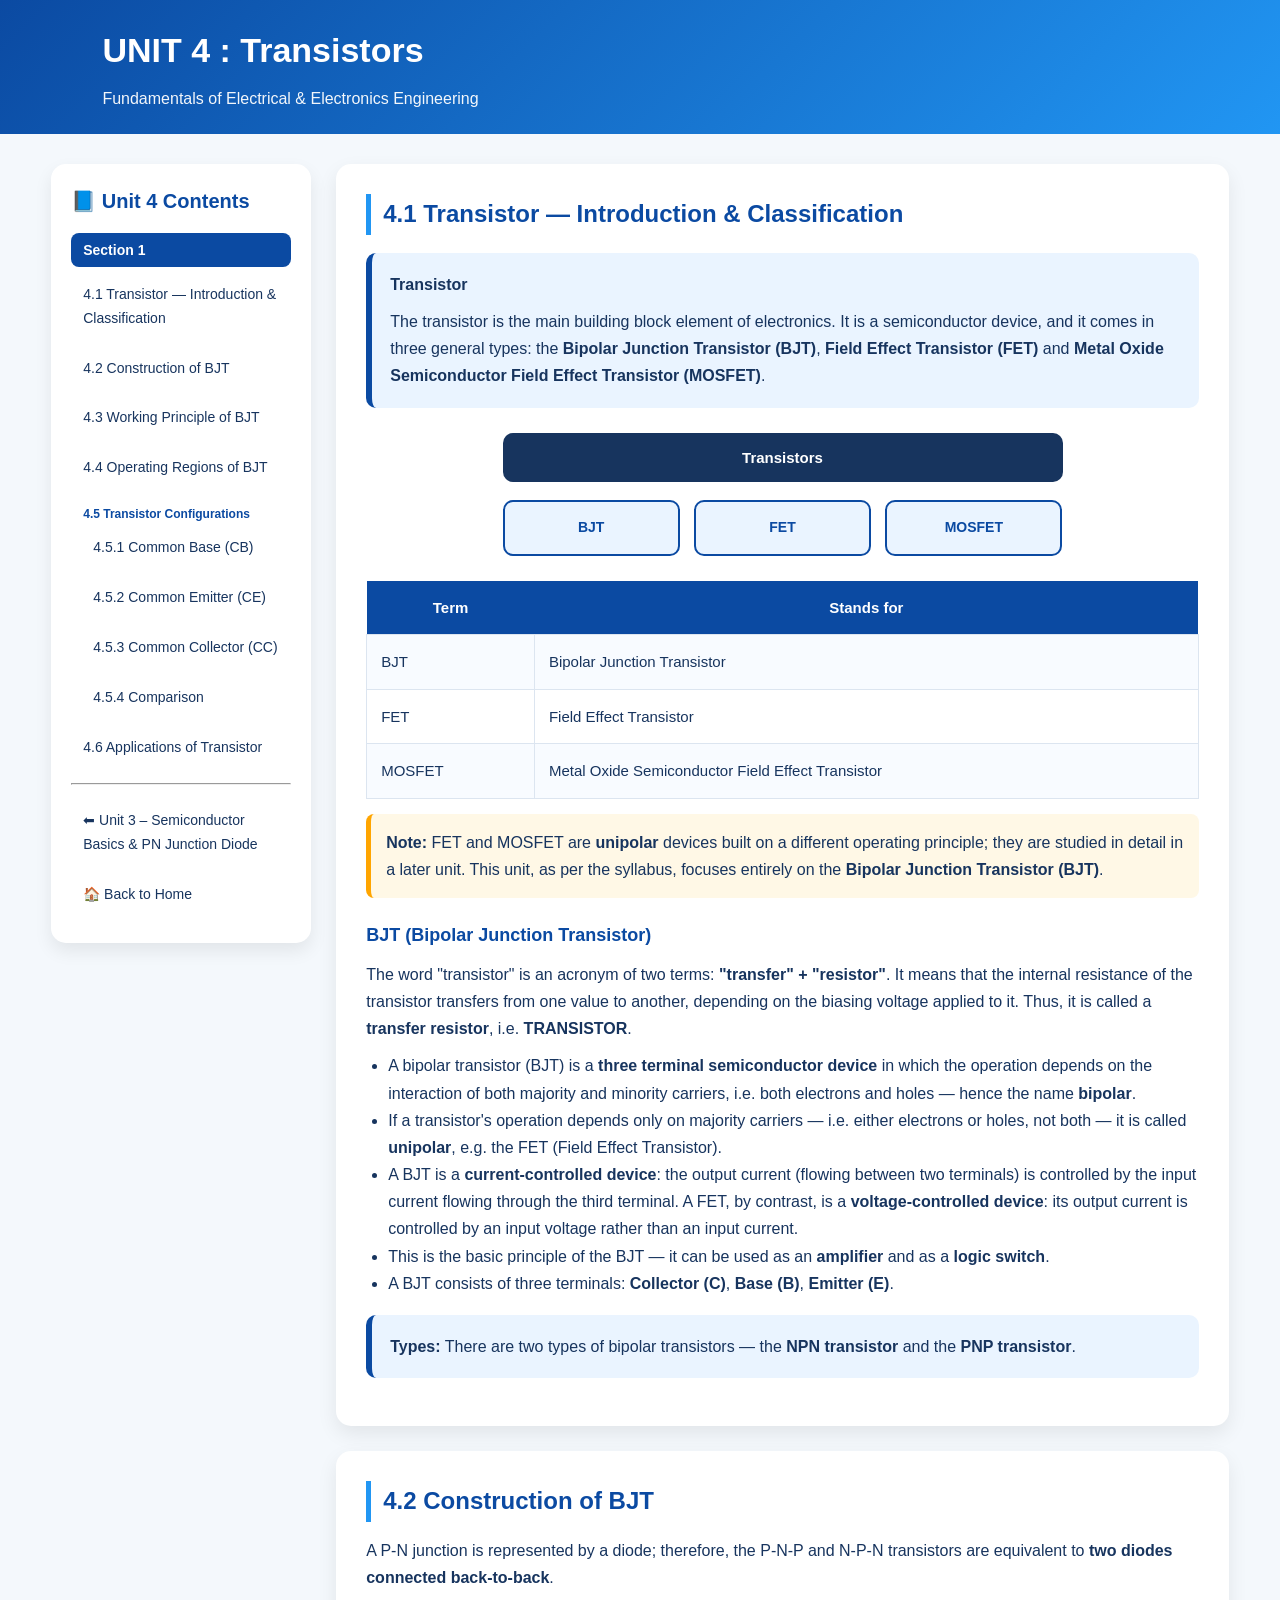
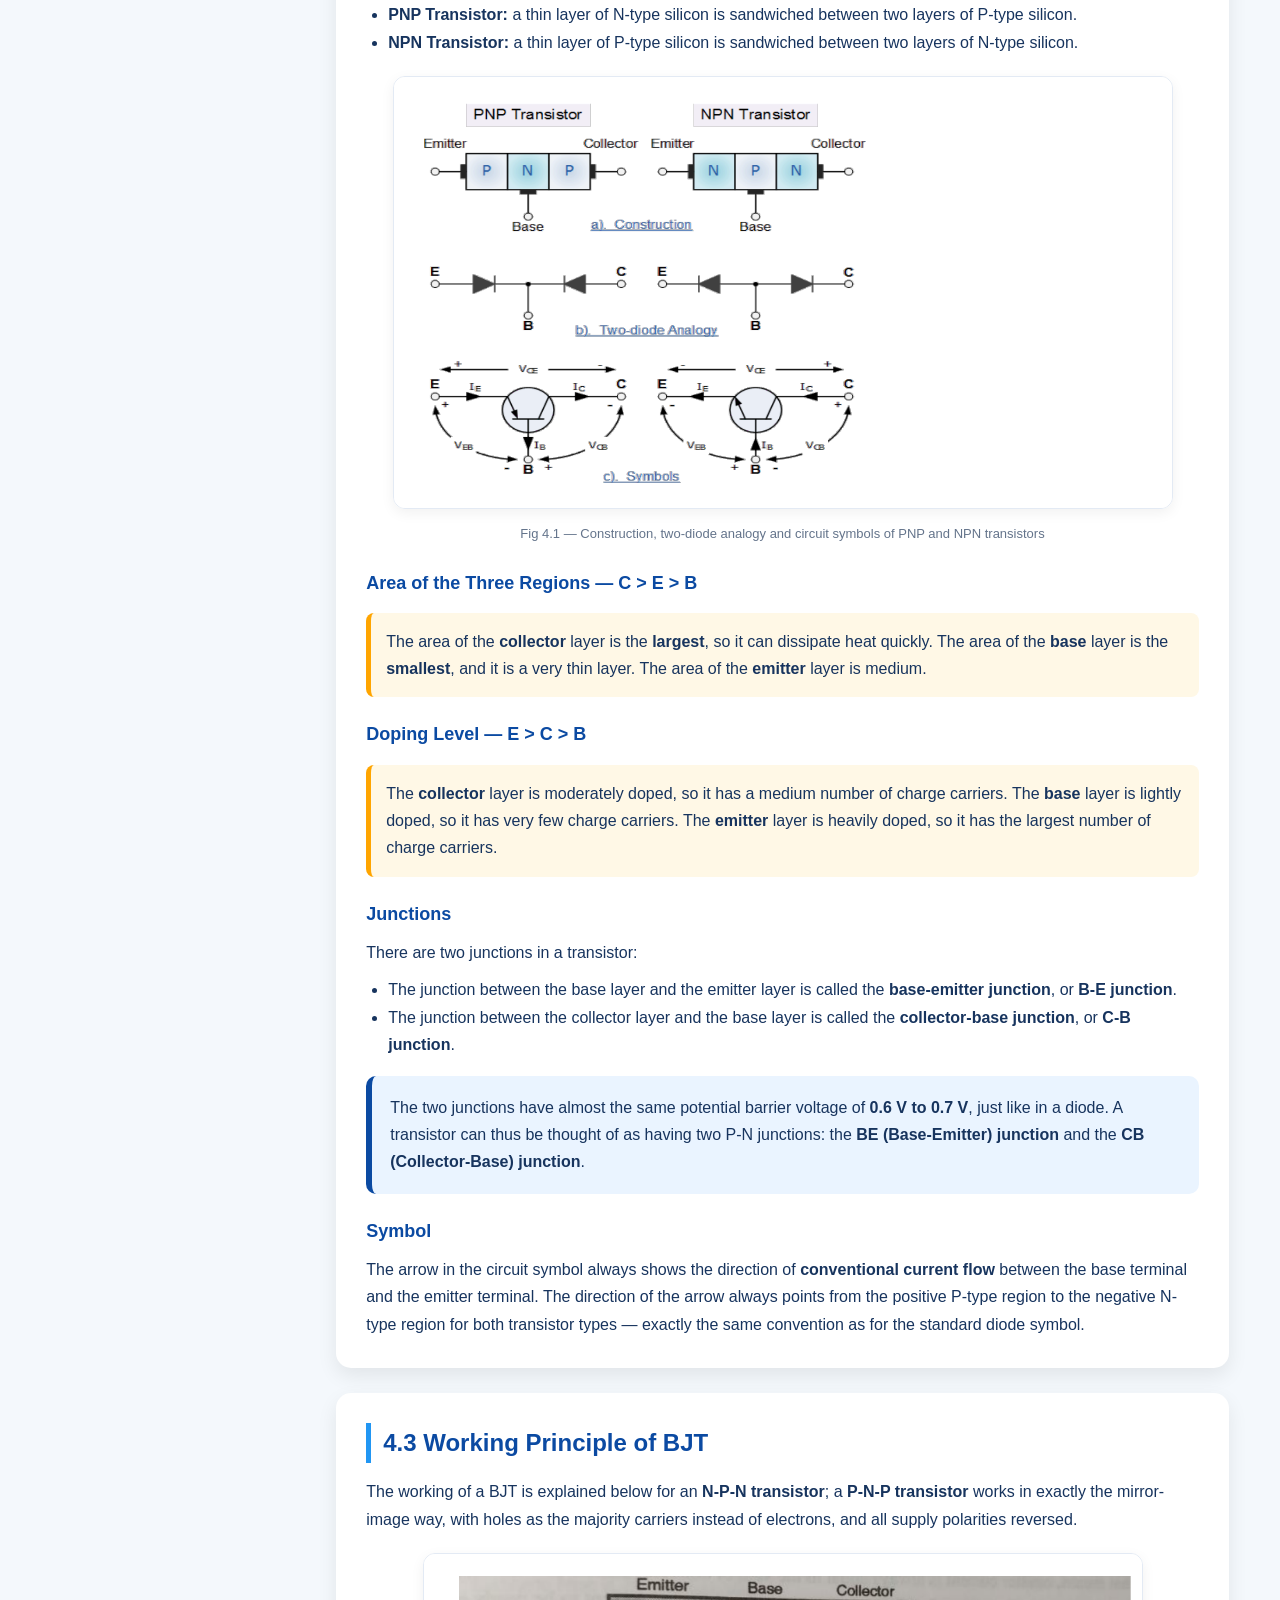
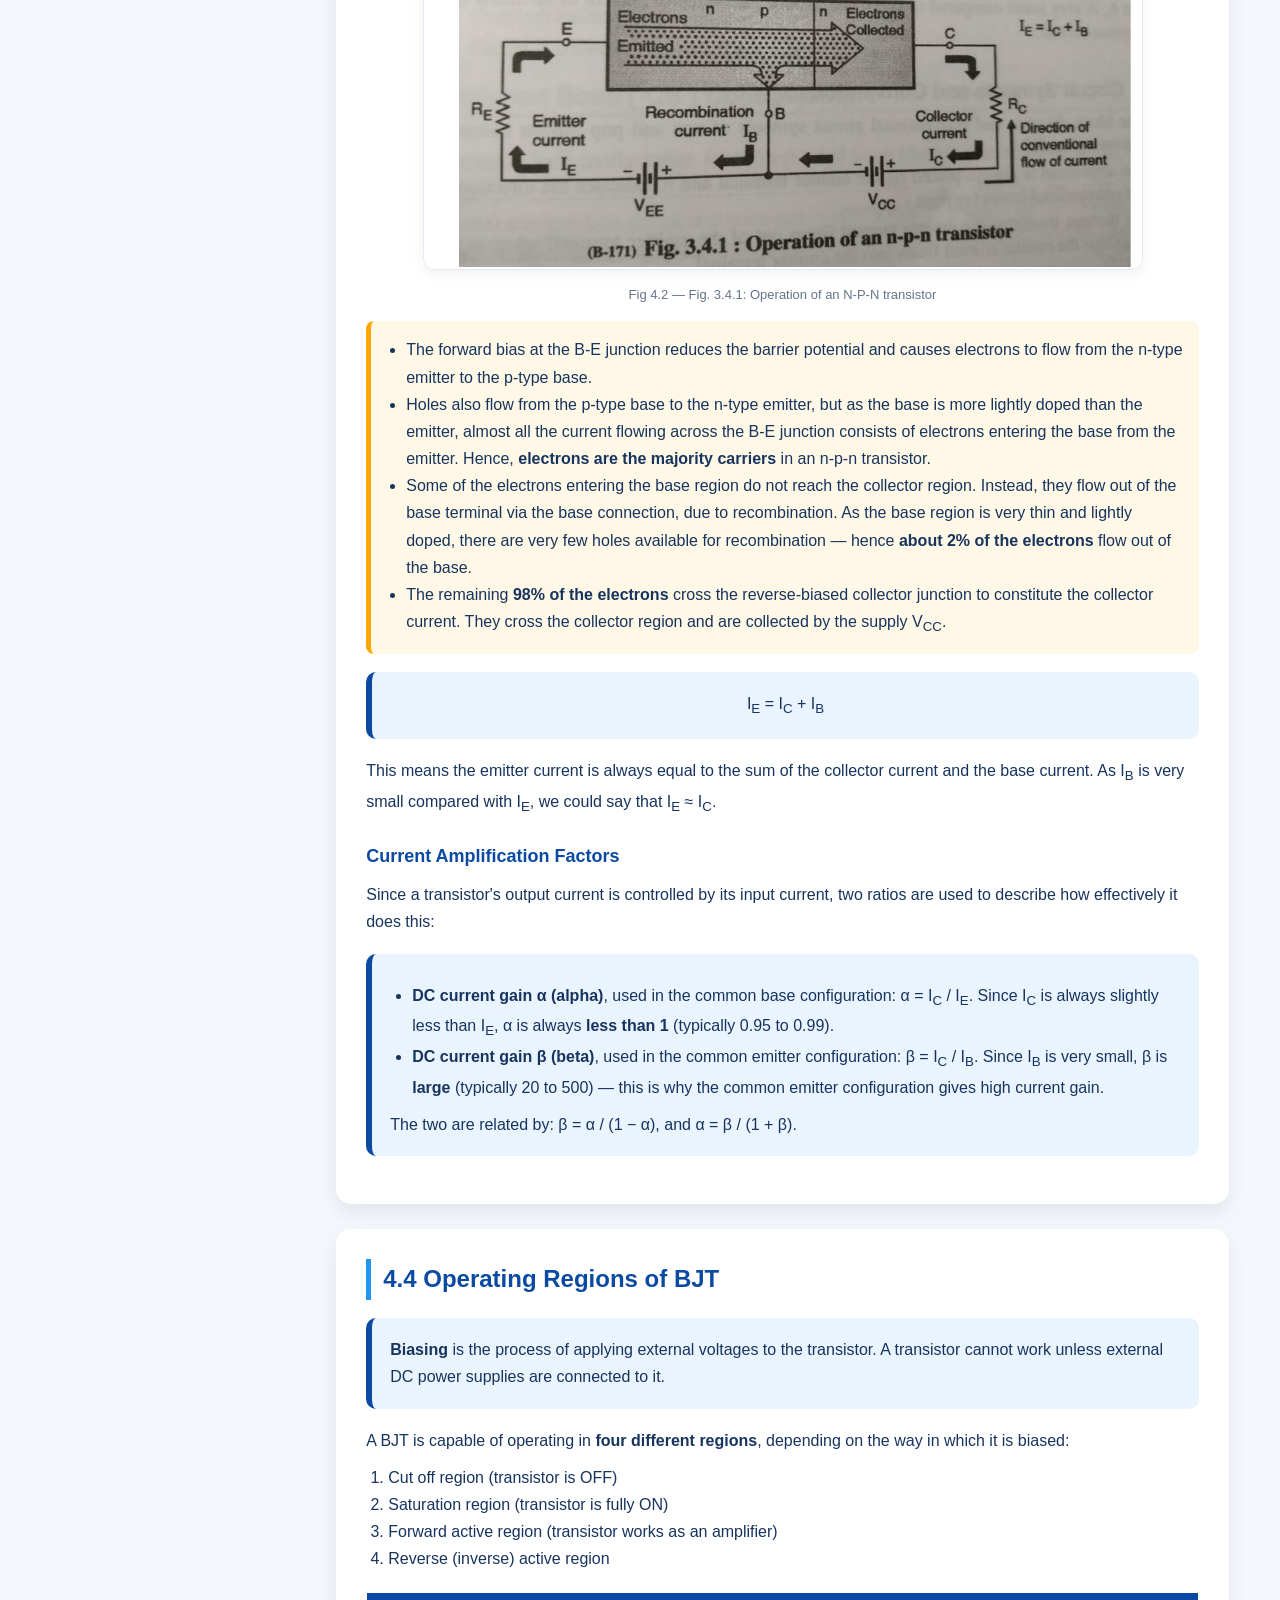
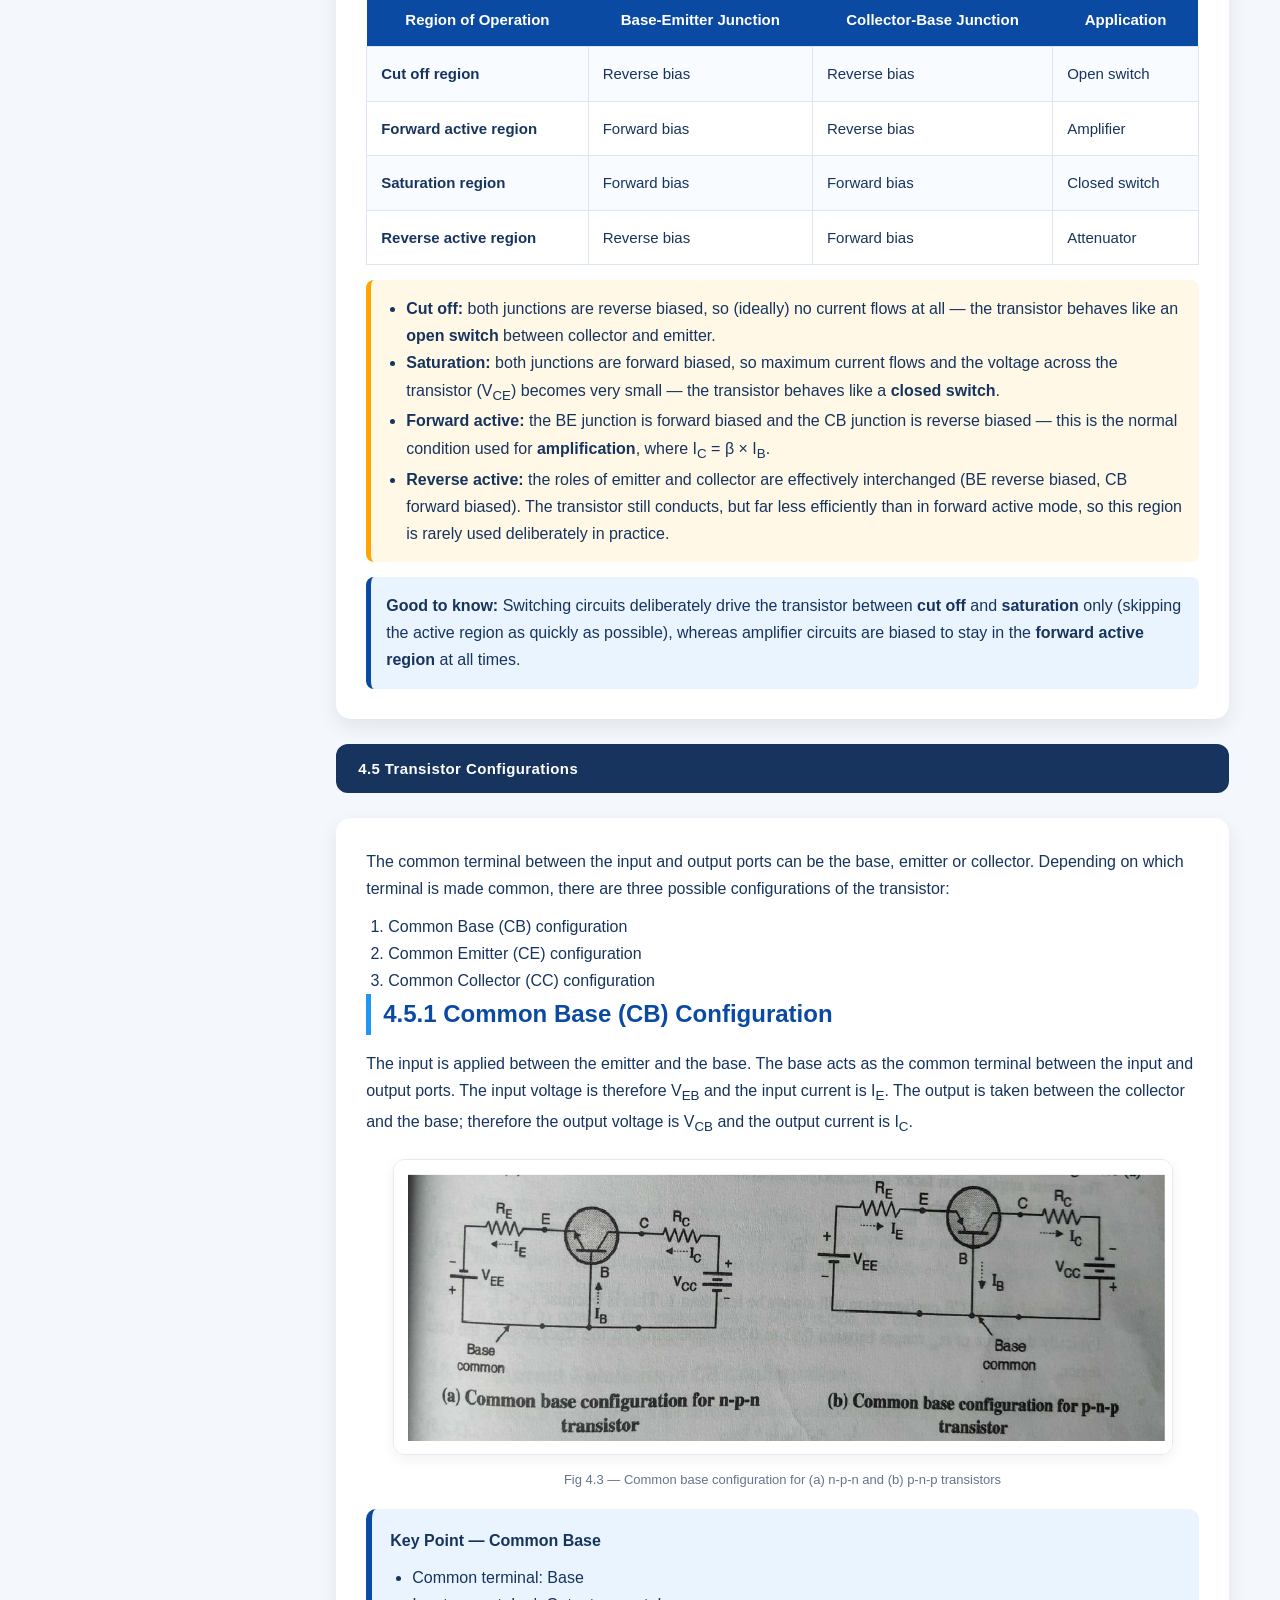
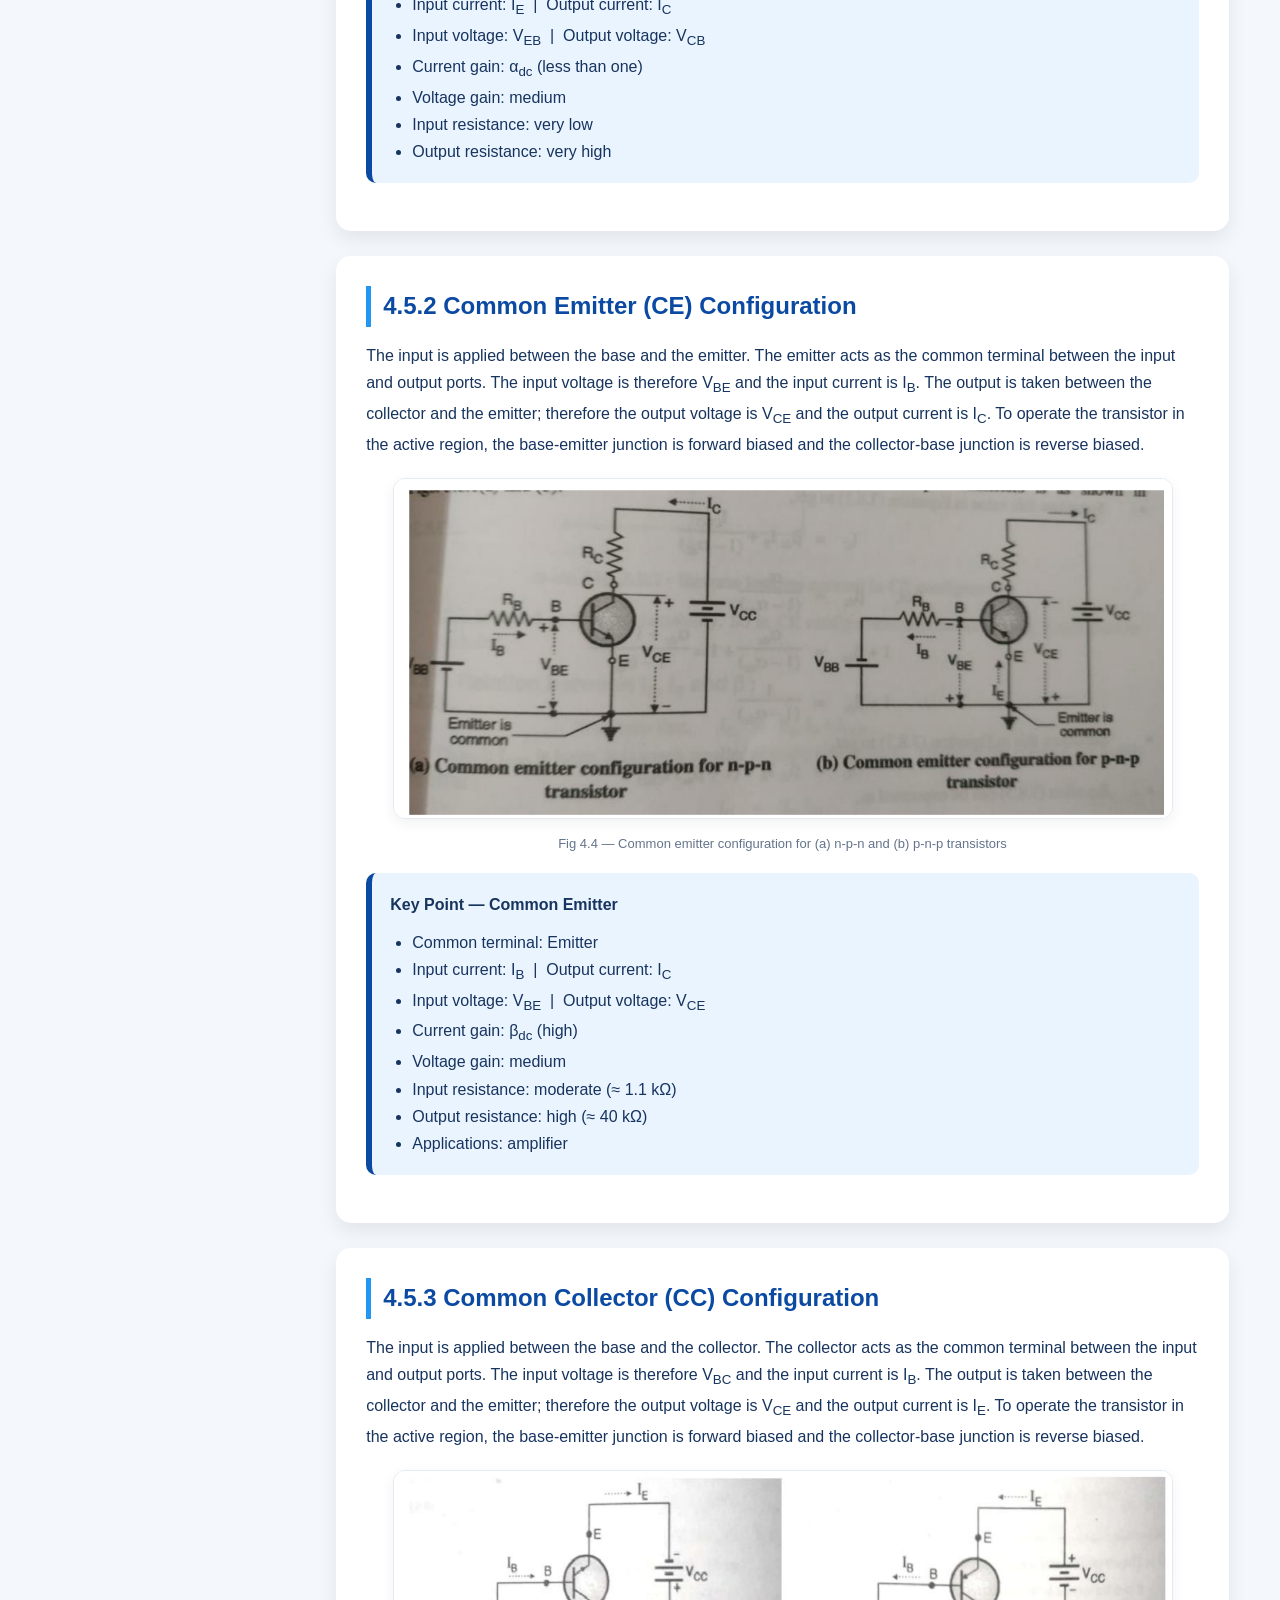
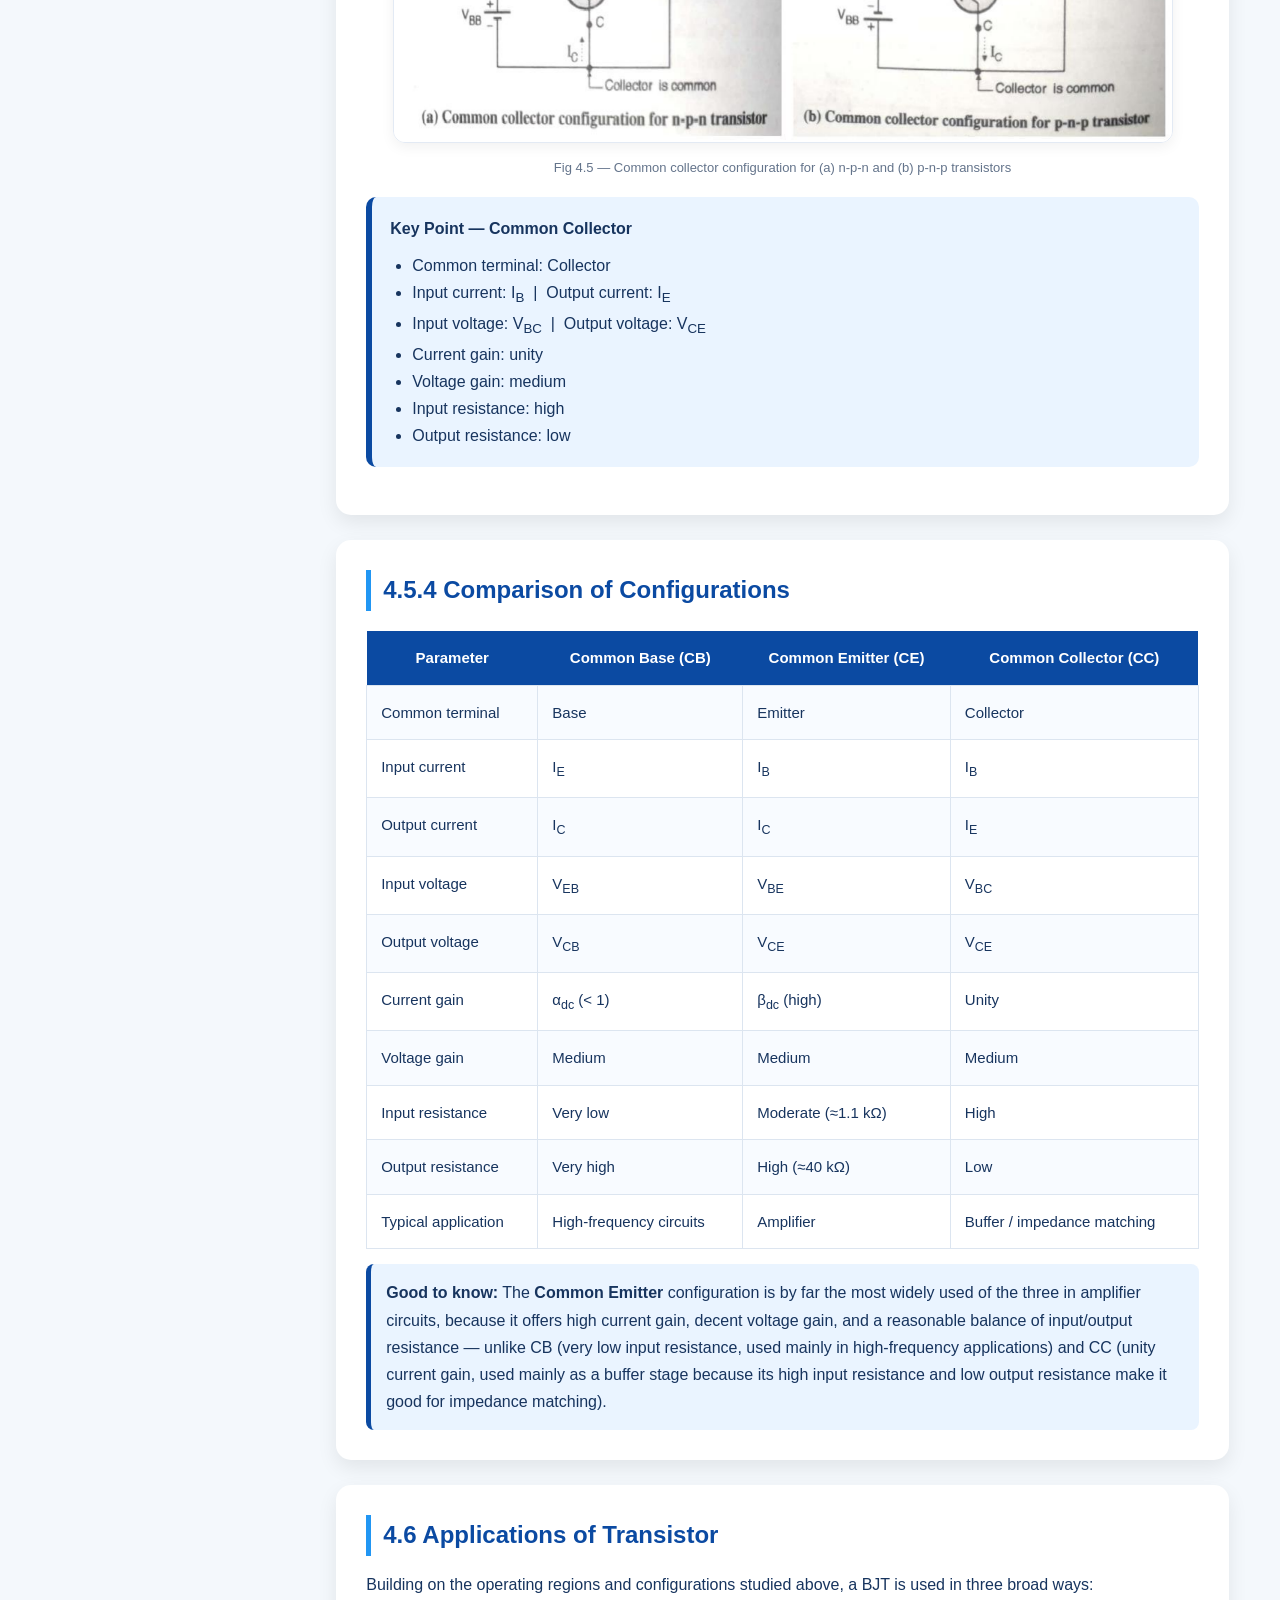
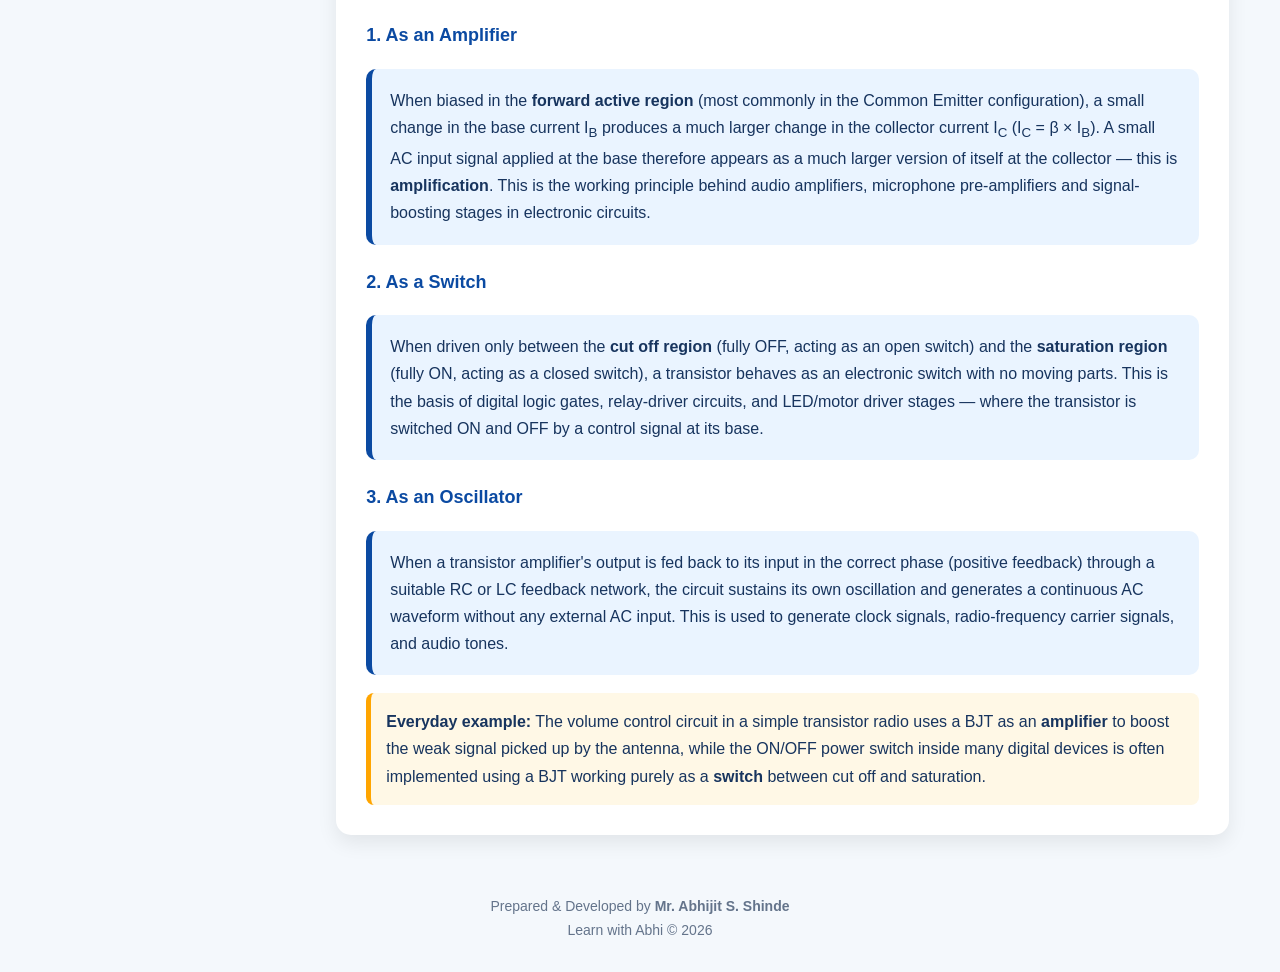
<file: units/unit4.html>
<!DOCTYPE html>
<html lang="en">
<head>
<meta charset="UTF-8">
<meta name="viewport" content="width=device-width, initial-scale=1.0">
<title>Unit 4 | Transistors</title>

<style>
*{
margin:0;
padding:0;
box-sizing:border-box;
font-family:Arial,Helvetica,sans-serif;
scroll-behavior:smooth;
}

body{
background:#F4F8FC;
color:#17345E;
line-height:1.7;
}

/* Header */

header{
background:linear-gradient(135deg,#0B4AA2,#2196F3);
color:white;
padding:22px 8%;
}

header h1{
font-size:34px;
margin-bottom:5px;
}

header p{
opacity:.95;
}

/* Layout */

.container{
width:92%;
margin:30px auto;
display:grid;
grid-template-columns:260px 1fr;
gap:25px;
align-items:start;
}

/* Left Navigation */

.toc{
position:sticky;
top:20px;
background:white;
padding:20px;
border-radius:15px;
box-shadow:0 8px 18px rgba(0,0,0,.08);
height:fit-content;
}

.toc h3{
color:#0B4AA2;
margin-bottom:15px;
font-size:20px;
}

.toc a{
display:block;
padding:10px 12px;
text-decoration:none;
color:#17345E;
border-radius:8px;
font-size:14px;
margin-bottom:6px;
transition:.3s;
}

.toc a:hover{
background:#EAF4FF;
color:#0B4AA2;
padding-left:18px;
font-weight:bold;
}

.toc-group-btn{
display:block;
width:100%;
text-align:left;
background:none;
border:none;
font-family:inherit;
font-size:14px;
font-weight:bold;
color:#0B4AA2;
padding:9px 12px;
margin-bottom:6px;
border-radius:8px;
cursor:pointer;
transition:.3s;
}

.toc-group-btn:hover{
background:#EAF4FF;
}

.toc-group-btn.active{
background:#0B4AA2;
color:#fff;
}

.toc-group-btn.locked{
color:#94A3B8;
}

.toc-group-btn.locked.active{
background:#94A3B8;
color:#fff;
}

/* Content */

.content{
display:flex;
flex-direction:column;
gap:25px;
}

.section{
background:white;
padding:30px;
border-radius:15px;
box-shadow:0 8px 20px rgba(0,0,0,.08);
}

.section.locked-section{
display:none;
}

.section.toc-hidden{
display:none;
}

.locked-message{
background:#F8FAFC;
border:2px dashed #CBD5E1;
text-align:center;
padding:50px 25px;
}

.locked-message h2{
border:none;
padding:0;
margin-bottom:12px;
color:#64748B;
}

.locked-message p{
color:#64748B;
font-size:15px;
line-height:1.6;
}

.section h2{
color:#0B4AA2;
border-left:5px solid #2196F3;
padding-left:12px;
margin-bottom:15px;
}

.section h3{
color:#0B4AA2;
margin-top:22px;
margin-bottom:10px;
font-size:18px;
}

.definition{
background:#EAF4FF;
padding:18px;
border-left:6px solid #0B4AA2;
border-radius:10px;
margin:18px 0;
}

.note{
background:#FFF8E6;
padding:15px;
border-left:5px solid orange;
border-radius:8px;
margin-top:15px;
}

.diagram-img{
max-width:100%;
height:auto;
object-fit:contain;
display:block;
margin:20px auto;
border:1px solid #E3EAF4;
border-radius:12px;
box-shadow:0 4px 14px rgba(0,0,0,.06);
}

.fig-caption{
text-align:center;
font-size:13px;
color:#64748B;
margin-top:-6px;
margin-bottom:10px;
}

.comparison{
width:100%;
border-collapse:collapse;
margin-top:20px;
font-size:15px;
}

.comparison th{
background:#0B4AA2;
color:white;
padding:14px;
}

.comparison td{
border:1px solid #DCE5F0;
padding:14px;
vertical-align:top;
}

.comparison tr:nth-child(even){
background:#F8FBFF;
}

.part-banner{
background:#17345E;
color:white;
font-size:15px;
font-weight:bold;
letter-spacing:.4px;
padding:12px 22px;
border-radius:12px;
}

/* Footer */

footer{
text-align:center;
padding:30px;
color:#64748B;
font-size:14px;
}

/* Mobile */

@media(max-width:900px){

.container{
grid-template-columns:1fr;
}

.toc{
position:relative;
top:0;
}

}
</style>

</head>

<body>

<script>

// ===============================
// TEACHER / STUDENT MODE
// ===============================

// true  = Teacher (all sections visible)
// false = Student (GitHub Live)
const teacherMode = false;

// Unlock complete sections
// 1 = Transistors (BJT)
const unlockedSection = 1;

</script>

<header>
<h1>UNIT 4 : Transistors</h1>
<p>Fundamentals of Electrical & Electronics Engineering</p>
</header>

<div class="container">

<!-- LEFT PALETTE -->

<aside class="toc">

<h3>📘 Unit 4 Contents</h3>

<button type="button" class="toc-group-btn" data-section-jump="1">Section 1</button>

<a href="#transistor-intro">4.1 Transistor — Introduction &amp; Classification</a>
<a href="#bjt-construction">4.2 Construction of BJT</a>
<a href="#bjt-working">4.3 Working Principle of BJT</a>
<a href="#bjt-regions">4.4 Operating Regions of BJT</a>
<p style="font-size:12px;font-weight:bold;color:#0B4AA2;padding:8px 12px 2px;">4.5 Transistor Configurations</p>
<a href="#cb-config" style="padding-left:22px;">4.5.1 Common Base (CB)</a>
<a href="#ce-config" style="padding-left:22px;">4.5.2 Common Emitter (CE)</a>
<a href="#cc-config" style="padding-left:22px;">4.5.3 Common Collector (CC)</a>
<a href="#config-comparison" style="padding-left:22px;">4.5.4 Comparison</a>
<a href="#transistor-applications">4.6 Applications of Transistor</a>

<hr style="margin:14px 0;">

<a href="unit3.html">⬅ Unit 3 – Semiconductor Basics &amp; PN Junction Diode</a>
<a href="../index.html">🏠 Back to Home</a>

</aside>

<!-- RIGHT CONTENT -->

<div class="content">

<!-- Introduction & Classification -->
<div class="section" id="transistor-intro" data-section="1" data-toc-section="1">

<h2>4.1 Transistor — Introduction &amp; Classification</h2>

<div class="definition">
<b>Transistor</b>
<p style="margin-top:10px;">
The transistor is the main building block element of electronics. It is a semiconductor device, and it comes in three general types: the <b>Bipolar Junction Transistor (BJT)</b>, <b>Field Effect Transistor (FET)</b> and <b>Metal Oxide Semiconductor Field Effect Transistor (MOSFET)</b>.
</p>
</div>

<div style="max-width:560px;margin:25px auto;">
<div style="background:#17345E;color:white;text-align:center;padding:12px 18px;border-radius:10px;font-weight:bold;font-size:15px;">Transistors</div>
<div style="display:flex;gap:14px;margin-top:18px;">
<div style="flex:1;background:#EAF4FF;border:2px solid #0B4AA2;border-radius:10px;padding:14px 8px;text-align:center;font-weight:bold;color:#0B4AA2;font-size:14px;">BJT</div>
<div style="flex:1;background:#EAF4FF;border:2px solid #0B4AA2;border-radius:10px;padding:14px 8px;text-align:center;font-weight:bold;color:#0B4AA2;font-size:14px;">FET</div>
<div style="flex:1;background:#EAF4FF;border:2px solid #0B4AA2;border-radius:10px;padding:14px 8px;text-align:center;font-weight:bold;color:#0B4AA2;font-size:14px;">MOSFET</div>
</div>
</div>

<table class="comparison">
<tr><th>Term</th><th>Stands for</th></tr>
<tr><td>BJT</td><td>Bipolar Junction Transistor</td></tr>
<tr><td>FET</td><td>Field Effect Transistor</td></tr>
<tr><td>MOSFET</td><td>Metal Oxide Semiconductor Field Effect Transistor</td></tr>
</table>

<div class="note">
<b>Note:</b> FET and MOSFET are <b>unipolar</b> devices built on a different operating principle; they are studied in detail in a later unit. This unit, as per the syllabus, focuses entirely on the <b>Bipolar Junction Transistor (BJT)</b>.
</div>

<h3>BJT (Bipolar Junction Transistor)</h3>

<p>
The word "transistor" is an acronym of two terms: <b>"transfer" + "resistor"</b>. It means that the internal resistance of the transistor transfers from one value to another, depending on the biasing voltage applied to it. Thus, it is called a <b>transfer resistor</b>, i.e. <b>TRANSISTOR</b>.
</p>

<ul style="margin:10px 0 0 22px;">
<li>A bipolar transistor (BJT) is a <b>three terminal semiconductor device</b> in which the operation depends on the interaction of both majority and minority carriers, i.e. both electrons and holes — hence the name <b>bipolar</b>.</li>
<li>If a transistor's operation depends only on majority carriers — i.e. either electrons or holes, not both — it is called <b>unipolar</b>, e.g. the FET (Field Effect Transistor).</li>
<li>A BJT is a <b>current-controlled device</b>: the output current (flowing between two terminals) is controlled by the input current flowing through the third terminal. A FET, by contrast, is a <b>voltage-controlled device</b>: its output current is controlled by an input voltage rather than an input current.</li>
<li>This is the basic principle of the BJT — it can be used as an <b>amplifier</b> and as a <b>logic switch</b>.</li>
<li>A BJT consists of three terminals: <b>Collector (C)</b>, <b>Base (B)</b>, <b>Emitter (E)</b>.</li>
</ul>

<div class="definition">
<b>Types:</b> There are two types of bipolar transistors — the <b>NPN transistor</b> and the <b>PNP transistor</b>.
</div>

</div>

<!-- Construction -->
<section class="section" id="bjt-construction" data-section="1" data-toc-section="1">

<h2>4.2 Construction of BJT</h2>

<p>
A P-N junction is represented by a diode; therefore, the P-N-P and N-P-N transistors are equivalent to <b>two diodes connected back-to-back</b>.
</p>

<ul style="margin:10px 0 0 22px;">
<li><b>PNP Transistor:</b> a thin layer of N-type silicon is sandwiched between two layers of P-type silicon.</li>
<li><b>NPN Transistor:</b> a thin layer of P-type silicon is sandwiched between two layers of N-type silicon.</li>
</ul>

<img class="diagram-img" src="../assets/images/unit4/bjt-construction-symbol.png" style="max-width:780px;" alt="Construction, two-diode analogy and circuit symbols of PNP and NPN bipolar junction transistors, showing emitter, base and collector terminals">
<p class="fig-caption">Fig 4.1 — Construction, two-diode analogy and circuit symbols of PNP and NPN transistors</p>

<h3>Area of the Three Regions — C &gt; E &gt; B</h3>
<div class="note">
The area of the <b>collector</b> layer is the <b>largest</b>, so it can dissipate heat quickly. The area of the <b>base</b> layer is the <b>smallest</b>, and it is a very thin layer. The area of the <b>emitter</b> layer is medium.
</div>

<h3>Doping Level — E &gt; C &gt; B</h3>
<div class="note">
The <b>collector</b> layer is moderately doped, so it has a medium number of charge carriers. The <b>base</b> layer is lightly doped, so it has very few charge carriers. The <b>emitter</b> layer is heavily doped, so it has the largest number of charge carriers.
</div>

<h3>Junctions</h3>
<p>
There are two junctions in a transistor:
</p>
<ul style="margin:10px 0 0 22px;">
<li>The junction between the base layer and the emitter layer is called the <b>base-emitter junction</b>, or <b>B-E junction</b>.</li>
<li>The junction between the collector layer and the base layer is called the <b>collector-base junction</b>, or <b>C-B junction</b>.</li>
</ul>
<div class="definition">
The two junctions have almost the same potential barrier voltage of <b>0.6 V to 0.7 V</b>, just like in a diode. A transistor can thus be thought of as having two P-N junctions: the <b>BE (Base-Emitter) junction</b> and the <b>CB (Collector-Base) junction</b>.
</div>

<h3>Symbol</h3>
<p>
The arrow in the circuit symbol always shows the direction of <b>conventional current flow</b> between the base terminal and the emitter terminal. The direction of the arrow always points from the positive P-type region to the negative N-type region for both transistor types — exactly the same convention as for the standard diode symbol.
</p>

</section>

<!-- Working -->
<section class="section" id="bjt-working" data-section="1" data-toc-section="1">

<h2>4.3 Working Principle of BJT</h2>

<p>The working of a BJT is explained below for an <b>N-P-N transistor</b>; a <b>P-N-P transistor</b> works in exactly the mirror-image way, with holes as the majority carriers instead of electrons, and all supply polarities reversed.</p>

<img class="diagram-img" src="../assets/images/unit4/npn-operation.png" style="max-width:720px;" alt="Operation of an NPN transistor: electrons emitted from the emitter cross the thin base region, with a small recombination current IB flowing out of the base and the remaining electrons collected as collector current IC, with IE = IC + IB">
<p class="fig-caption">Fig 4.2 — Fig. 3.4.1: Operation of an N-P-N transistor</p>

<div class="note">
<ul style="margin:0 0 0 20px;">
<li>The forward bias at the B-E junction reduces the barrier potential and causes electrons to flow from the n-type emitter to the p-type base.</li>
<li>Holes also flow from the p-type base to the n-type emitter, but as the base is more lightly doped than the emitter, almost all the current flowing across the B-E junction consists of electrons entering the base from the emitter. Hence, <b>electrons are the majority carriers</b> in an n-p-n transistor.</li>
<li>Some of the electrons entering the base region do not reach the collector region. Instead, they flow out of the base terminal via the base connection, due to recombination. As the base region is very thin and lightly doped, there are very few holes available for recombination — hence <b>about 2% of the electrons</b> flow out of the base.</li>
<li>The remaining <b>98% of the electrons</b> cross the reverse-biased collector junction to constitute the collector current. They cross the collector region and are collected by the supply V<sub>CC</sub>.</li>
</ul>
</div>

<div class="definition" style="text-align:center;">I<sub>E</sub> = I<sub>C</sub> + I<sub>B</sub></div>
<p>
This means the emitter current is always equal to the sum of the collector current and the base current. As I<sub>B</sub> is very small compared with I<sub>E</sub>, we could say that I<sub>E</sub> ≈ I<sub>C</sub>.
</p>

<h3>Current Amplification Factors</h3>
<p>
Since a transistor's output current is controlled by its input current, two ratios are used to describe how effectively it does this:
</p>
<div class="definition">
<ul style="margin:10px 0 0 22px;">
<li><b>DC current gain α (alpha)</b>, used in the common base configuration: α = I<sub>C</sub> / I<sub>E</sub>. Since I<sub>C</sub> is always slightly less than I<sub>E</sub>, α is always <b>less than 1</b> (typically 0.95 to 0.99).</li>
<li><b>DC current gain β (beta)</b>, used in the common emitter configuration: β = I<sub>C</sub> / I<sub>B</sub>. Since I<sub>B</sub> is very small, β is <b>large</b> (typically 20 to 500) — this is why the common emitter configuration gives high current gain.</li>
</ul>
<p style="margin-top:10px;">The two are related by: β = α / (1 − α), and α = β / (1 + β).</p>
</div>

</section>

<!-- Operating Regions -->
<section class="section" id="bjt-regions" data-section="1" data-toc-section="1">

<h2>4.4 Operating Regions of BJT</h2>

<div class="definition">
<b>Biasing</b> is the process of applying external voltages to the transistor. A transistor cannot work unless external DC power supplies are connected to it.
</div>

<p>
A BJT is capable of operating in <b>four different regions</b>, depending on the way in which it is biased:
</p>
<ol style="margin:10px 0 0 22px;">
<li>Cut off region (transistor is OFF)</li>
<li>Saturation region (transistor is fully ON)</li>
<li>Forward active region (transistor works as an amplifier)</li>
<li>Reverse (inverse) active region</li>
</ol>

<table class="comparison">
<tr><th>Region of Operation</th><th>Base-Emitter Junction</th><th>Collector-Base Junction</th><th>Application</th></tr>
<tr><td><b>Cut off region</b></td><td>Reverse bias</td><td>Reverse bias</td><td>Open switch</td></tr>
<tr><td><b>Forward active region</b></td><td>Forward bias</td><td>Reverse bias</td><td>Amplifier</td></tr>
<tr><td><b>Saturation region</b></td><td>Forward bias</td><td>Forward bias</td><td>Closed switch</td></tr>
<tr><td><b>Reverse active region</b></td><td>Reverse bias</td><td>Forward bias</td><td>Attenuator</td></tr>
</table>

<div class="note">
<ul style="margin:0 0 0 20px;">
<li><b>Cut off:</b> both junctions are reverse biased, so (ideally) no current flows at all — the transistor behaves like an <b>open switch</b> between collector and emitter.</li>
<li><b>Saturation:</b> both junctions are forward biased, so maximum current flows and the voltage across the transistor (V<sub>CE</sub>) becomes very small — the transistor behaves like a <b>closed switch</b>.</li>
<li><b>Forward active:</b> the BE junction is forward biased and the CB junction is reverse biased — this is the normal condition used for <b>amplification</b>, where I<sub>C</sub> = β × I<sub>B</sub>.</li>
<li><b>Reverse active:</b> the roles of emitter and collector are effectively interchanged (BE reverse biased, CB forward biased). The transistor still conducts, but far less efficiently than in forward active mode, so this region is rarely used deliberately in practice.</li>
</ul>
</div>

<div class="note" style="background:#EAF4FF;border-left-color:#0B4AA2;">
<b>Good to know:</b> Switching circuits deliberately drive the transistor between <b>cut off</b> and <b>saturation</b> only (skipping the active region as quickly as possible), whereas amplifier circuits are biased to stay in the <b>forward active region</b> at all times.
</div>

</section>

<!-- Configurations -->
<div class="part-banner">4.5 Transistor Configurations</div>

<div class="section" id="cb-config" data-section="1" data-toc-section="1">

<p>
The common terminal between the input and output ports can be the base, emitter or collector. Depending on which terminal is made common, there are three possible configurations of the transistor:
</p>
<ol style="margin:10px 0 0 22px;">
<li>Common Base (CB) configuration</li>
<li>Common Emitter (CE) configuration</li>
<li>Common Collector (CC) configuration</li>
</ol>

<h2>4.5.1 Common Base (CB) Configuration</h2>

<p>
The input is applied between the emitter and the base. The base acts as the common terminal between the input and output ports. The input voltage is therefore V<sub>EB</sub> and the input current is I<sub>E</sub>. The output is taken between the collector and the base; therefore the output voltage is V<sub>CB</sub> and the output current is I<sub>C</sub>.
</p>

<img class="diagram-img" src="../assets/images/unit4/cb-configuration.png" style="max-width:780px;" alt="Common base configuration circuits for n-p-n and p-n-p transistors, with base as the common terminal between input (VEE, IE) and output (VCC, IC)">
<p class="fig-caption">Fig 4.3 — Common base configuration for (a) n-p-n and (b) p-n-p transistors</p>

<div class="definition">
<b>Key Point — Common Base</b>
<ul style="margin:10px 0 0 22px;">
<li>Common terminal: Base</li>
<li>Input current: I<sub>E</sub> &nbsp;|&nbsp; Output current: I<sub>C</sub></li>
<li>Input voltage: V<sub>EB</sub> &nbsp;|&nbsp; Output voltage: V<sub>CB</sub></li>
<li>Current gain: α<sub>dc</sub> (less than one)</li>
<li>Voltage gain: medium</li>
<li>Input resistance: very low</li>
<li>Output resistance: very high</li>
</ul>
</div>

</div>

<div class="section" id="ce-config" data-section="1" data-toc-section="1">

<h2>4.5.2 Common Emitter (CE) Configuration</h2>

<p>
The input is applied between the base and the emitter. The emitter acts as the common terminal between the input and output ports. The input voltage is therefore V<sub>BE</sub> and the input current is I<sub>B</sub>. The output is taken between the collector and the emitter; therefore the output voltage is V<sub>CE</sub> and the output current is I<sub>C</sub>. To operate the transistor in the active region, the base-emitter junction is forward biased and the collector-base junction is reverse biased.
</p>

<img class="diagram-img" src="../assets/images/unit4/ce-configuration.png" style="max-width:780px;" alt="Common emitter configuration circuits for n-p-n and p-n-p transistors, with emitter as the common terminal between input (VBB, IB) and output (VCC, IC)">
<p class="fig-caption">Fig 4.4 — Common emitter configuration for (a) n-p-n and (b) p-n-p transistors</p>

<div class="definition">
<b>Key Point — Common Emitter</b>
<ul style="margin:10px 0 0 22px;">
<li>Common terminal: Emitter</li>
<li>Input current: I<sub>B</sub> &nbsp;|&nbsp; Output current: I<sub>C</sub></li>
<li>Input voltage: V<sub>BE</sub> &nbsp;|&nbsp; Output voltage: V<sub>CE</sub></li>
<li>Current gain: β<sub>dc</sub> (high)</li>
<li>Voltage gain: medium</li>
<li>Input resistance: moderate (≈ 1.1 kΩ)</li>
<li>Output resistance: high (≈ 40 kΩ)</li>
<li>Applications: amplifier</li>
</ul>
</div>

</div>

<div class="section" id="cc-config" data-section="1" data-toc-section="1">

<h2>4.5.3 Common Collector (CC) Configuration</h2>

<p>
The input is applied between the base and the collector. The collector acts as the common terminal between the input and output ports. The input voltage is therefore V<sub>BC</sub> and the input current is I<sub>B</sub>. The output is taken between the collector and the emitter; therefore the output voltage is V<sub>CE</sub> and the output current is I<sub>E</sub>. To operate the transistor in the active region, the base-emitter junction is forward biased and the collector-base junction is reverse biased.
</p>

<img class="diagram-img" src="../assets/images/unit4/cc-configuration.png" style="max-width:780px;" alt="Common collector configuration circuits for n-p-n and p-n-p transistors, with collector as the common terminal between input (VBB, IB) and output (VCC, IE)">
<p class="fig-caption">Fig 4.5 — Common collector configuration for (a) n-p-n and (b) p-n-p transistors</p>

<div class="definition">
<b>Key Point — Common Collector</b>
<ul style="margin:10px 0 0 22px;">
<li>Common terminal: Collector</li>
<li>Input current: I<sub>B</sub> &nbsp;|&nbsp; Output current: I<sub>E</sub></li>
<li>Input voltage: V<sub>BC</sub> &nbsp;|&nbsp; Output voltage: V<sub>CE</sub></li>
<li>Current gain: unity</li>
<li>Voltage gain: medium</li>
<li>Input resistance: high</li>
<li>Output resistance: low</li>
</ul>
</div>

</div>

<div class="section" id="config-comparison" data-section="1" data-toc-section="1">

<h2>4.5.4 Comparison of Configurations</h2>

<table class="comparison">
<tr><th>Parameter</th><th>Common Base (CB)</th><th>Common Emitter (CE)</th><th>Common Collector (CC)</th></tr>
<tr><td>Common terminal</td><td>Base</td><td>Emitter</td><td>Collector</td></tr>
<tr><td>Input current</td><td>I<sub>E</sub></td><td>I<sub>B</sub></td><td>I<sub>B</sub></td></tr>
<tr><td>Output current</td><td>I<sub>C</sub></td><td>I<sub>C</sub></td><td>I<sub>E</sub></td></tr>
<tr><td>Input voltage</td><td>V<sub>EB</sub></td><td>V<sub>BE</sub></td><td>V<sub>BC</sub></td></tr>
<tr><td>Output voltage</td><td>V<sub>CB</sub></td><td>V<sub>CE</sub></td><td>V<sub>CE</sub></td></tr>
<tr><td>Current gain</td><td>α<sub>dc</sub> (&lt; 1)</td><td>β<sub>dc</sub> (high)</td><td>Unity</td></tr>
<tr><td>Voltage gain</td><td>Medium</td><td>Medium</td><td>Medium</td></tr>
<tr><td>Input resistance</td><td>Very low</td><td>Moderate (≈1.1 kΩ)</td><td>High</td></tr>
<tr><td>Output resistance</td><td>Very high</td><td>High (≈40 kΩ)</td><td>Low</td></tr>
<tr><td>Typical application</td><td>High-frequency circuits</td><td>Amplifier</td><td>Buffer / impedance matching</td></tr>
</table>

<div class="note" style="background:#EAF4FF;border-left-color:#0B4AA2;">
<b>Good to know:</b> The <b>Common Emitter</b> configuration is by far the most widely used of the three in amplifier circuits, because it offers high current gain, decent voltage gain, and a reasonable balance of input/output resistance — unlike CB (very low input resistance, used mainly in high-frequency applications) and CC (unity current gain, used mainly as a buffer stage because its high input resistance and low output resistance make it good for impedance matching).
</div>

</div>

<!-- Applications -->
<section class="section" id="transistor-applications" data-section="1" data-toc-section="1">

<h2>4.6 Applications of Transistor</h2>

<p>
Building on the operating regions and configurations studied above, a BJT is used in three broad ways:
</p>

<h3>1. As an Amplifier</h3>
<div class="definition">
When biased in the <b>forward active region</b> (most commonly in the Common Emitter configuration), a small change in the base current I<sub>B</sub> produces a much larger change in the collector current I<sub>C</sub> (I<sub>C</sub> = β × I<sub>B</sub>). A small AC input signal applied at the base therefore appears as a much larger version of itself at the collector — this is <b>amplification</b>. This is the working principle behind audio amplifiers, microphone pre-amplifiers and signal-boosting stages in electronic circuits.
</div>

<h3>2. As a Switch</h3>
<div class="definition">
When driven only between the <b>cut off region</b> (fully OFF, acting as an open switch) and the <b>saturation region</b> (fully ON, acting as a closed switch), a transistor behaves as an electronic switch with no moving parts. This is the basis of digital logic gates, relay-driver circuits, and LED/motor driver stages — where the transistor is switched ON and OFF by a control signal at its base.
</div>

<h3>3. As an Oscillator</h3>
<div class="definition">
When a transistor amplifier's output is fed back to its input in the correct phase (positive feedback) through a suitable RC or LC feedback network, the circuit sustains its own oscillation and generates a continuous AC waveform without any external AC input. This is used to generate clock signals, radio-frequency carrier signals, and audio tones.
</div>

<div class="note">
<b>Everyday example:</b> The volume control circuit in a simple transistor radio uses a BJT as an <b>amplifier</b> to boost the weak signal picked up by the antenna, while the ON/OFF power switch inside many digital devices is often implemented using a BJT working purely as a <b>switch</b> between cut off and saturation.
</div>

</section>

</div>

</div>

<footer>
Prepared &amp; Developed by <b>Mr. Abhijit S. Shinde</b><br>
Learn with Abhi © 2026
</footer>

<script>
document.addEventListener("DOMContentLoaded", () => {
  if (teacherMode) return;

  const lockedGroups = new Set();

  document.querySelectorAll(".section[data-section]").forEach((section) => {
    if (Number(section.dataset.section) > unlockedSection) {
      section.classList.add("locked-section");
      section.setAttribute("aria-hidden", "true");

      const groupNum = section.dataset.tocSection;
      if (groupNum && !lockedGroups.has(groupNum)) {
        lockedGroups.add(groupNum);

        const message = document.createElement("div");
        message.className = "section locked-message";
        message.dataset.tocSection = groupNum;
        message.innerHTML =
          "<h2>🔒 Section " + groupNum + " is Locked</h2>" +
          "<p>This section will be unlocked here once it has been delivered in class.</p>";
        section.after(message);

        const groupBtn = document.querySelector('.toc-group-btn[data-section-jump="' + groupNum + '"]');
        if (groupBtn) {
          groupBtn.classList.add("locked");
          groupBtn.textContent += " 🔒";
        }
      }
    }
  });

  // Hide any "Part"/"Section" banner divider that sits directly above a
  // section which just got locked, so a locked page doesn't show a lone
  // banner heading with no visible content underneath it.
  document.querySelectorAll(".part-banner").forEach((banner) => {
    if (banner.nextElementSibling && banner.nextElementSibling.classList.contains("locked-section")) {
      banner.style.display = "none";
    }
  });
});
</script>

<script>
document.addEventListener("DOMContentLoaded", () => {
  const groups = document.querySelectorAll(".section[data-toc-section]");
  const groupButtons = document.querySelectorAll(".toc-group-btn");

  function showTocSection(num) {
    groups.forEach((section) => {
      section.classList.toggle("toc-hidden", section.dataset.tocSection !== String(num));
    });
    groupButtons.forEach((btn) => {
      btn.classList.toggle("active", btn.dataset.sectionJump === String(num));
    });
  }

  groupButtons.forEach((btn) => {
    btn.addEventListener("click", () => {
      const num = btn.dataset.sectionJump;
      showTocSection(num);
      const target =
        document.querySelector('.locked-message[data-toc-section="' + num + '"]') ||
        document.querySelector('.section[data-toc-section="' + num + '"]:not(.locked-section)');
      if (target) target.scrollIntoView({ behavior: "smooth", block: "start" });
    });
  });

  document.querySelectorAll(".toc a[href^='#']").forEach((link) => {
    link.addEventListener("click", () => {
      const target = document.getElementById(link.getAttribute("href").slice(1));
      const group = target ? target.closest("[data-toc-section]") : null;
      if (group) showTocSection(group.dataset.tocSection);
    });
  });

  showTocSection("1");
});
</script>

</body>
</html>
</file>
